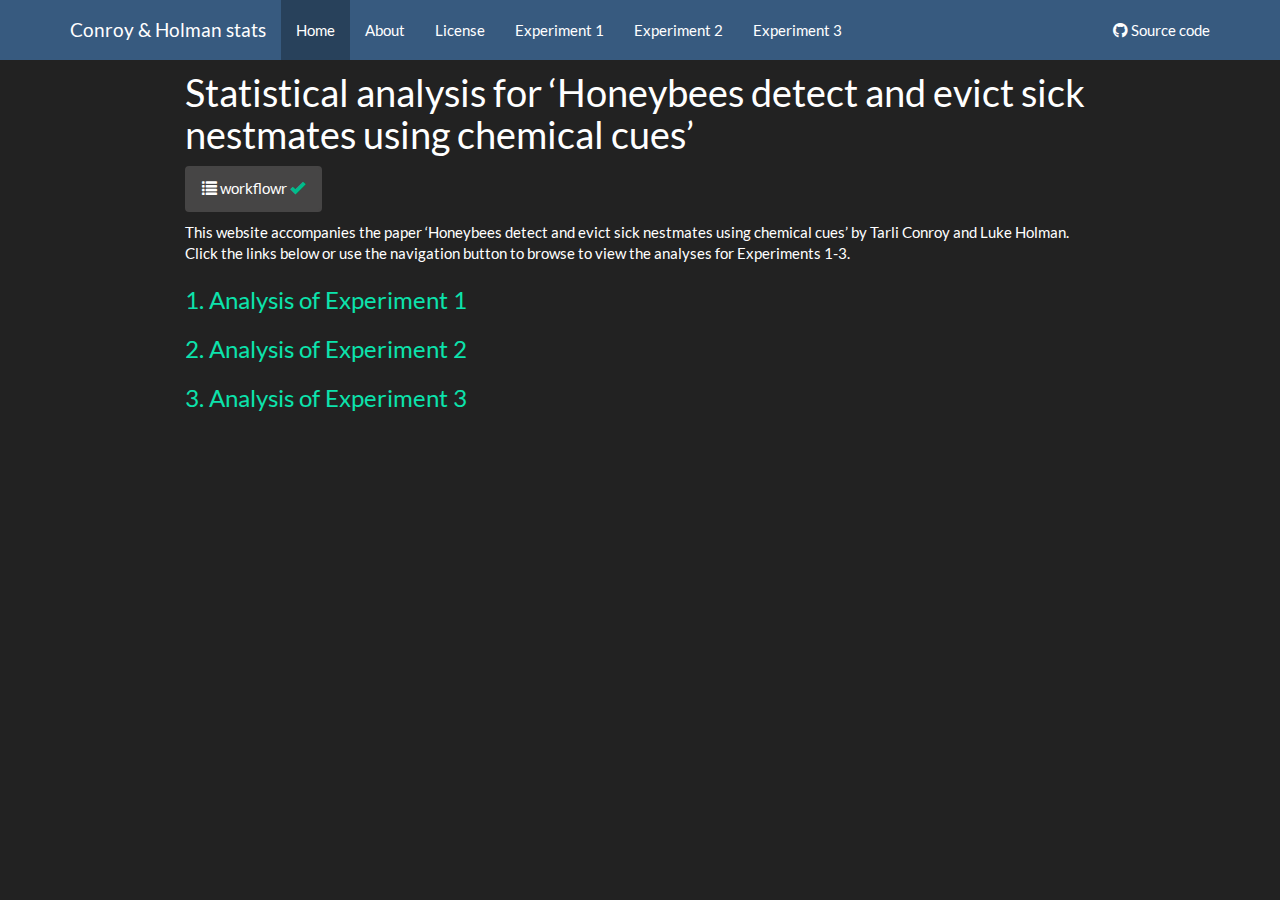
<file: docs/index.html>
<!DOCTYPE html>

<html>

<head>

<meta charset="utf-8" />
<meta name="generator" content="pandoc" />
<meta http-equiv="X-UA-Compatible" content="IE=EDGE" />




<title>Statistical analysis for ‘Honeybees detect and evict sick nestmates using chemical cues’</title>

<script src="site_libs/header-attrs-2.5/header-attrs.js"></script>
<script src="site_libs/jquery-1.11.3/jquery.min.js"></script>
<meta name="viewport" content="width=device-width, initial-scale=1" />
<link href="site_libs/bootstrap-3.3.5/css/darkly.min.css" rel="stylesheet" />
<script src="site_libs/bootstrap-3.3.5/js/bootstrap.min.js"></script>
<script src="site_libs/bootstrap-3.3.5/shim/html5shiv.min.js"></script>
<script src="site_libs/bootstrap-3.3.5/shim/respond.min.js"></script>
<script src="site_libs/navigation-1.1/tabsets.js"></script>
<link href="site_libs/highlightjs-9.12.0/textmate.css" rel="stylesheet" />
<script src="site_libs/highlightjs-9.12.0/highlight.js"></script>
<link href="site_libs/anchor-sections-1.0/anchor-sections.css" rel="stylesheet" />
<script src="site_libs/anchor-sections-1.0/anchor-sections.js"></script>
<link href="site_libs/font-awesome-5.1.0/css/all.css" rel="stylesheet" />
<link href="site_libs/font-awesome-5.1.0/css/v4-shims.css" rel="stylesheet" />

<link rel="icon" href="https://github.com/workflowr/workflowr-assets/raw/master/img/reproducible.png">
<!-- Add a small amount of space between sections. -->
<style type="text/css">
div.section {
  padding-top: 12px;
}
</style>



<style type="text/css">
  code{white-space: pre-wrap;}
  span.smallcaps{font-variant: small-caps;}
  span.underline{text-decoration: underline;}
  div.column{display: inline-block; vertical-align: top; width: 50%;}
  div.hanging-indent{margin-left: 1.5em; text-indent: -1.5em;}
  ul.task-list{list-style: none;}
    </style>

<style type="text/css">code{white-space: pre;}</style>
<style type="text/css">
  pre:not([class]) {
    background-color: white;
  }
</style>
<script type="text/javascript">
if (window.hljs) {
  hljs.configure({languages: []});
  hljs.initHighlightingOnLoad();
  if (document.readyState && document.readyState === "complete") {
    window.setTimeout(function() { hljs.initHighlighting(); }, 0);
  }
}
</script>



<style type="text/css">
h1 {
  font-size: 34px;
}
h1.title {
  font-size: 38px;
}
h2 {
  font-size: 30px;
}
h3 {
  font-size: 24px;
}
h4 {
  font-size: 18px;
}
h5 {
  font-size: 16px;
}
h6 {
  font-size: 12px;
}
.table th:not([align]) {
  text-align: left;
}
</style>




<style type = "text/css">
.main-container {
  max-width: 940px;
  margin-left: auto;
  margin-right: auto;
}
code {
  color: inherit;
  background-color: rgba(0, 0, 0, 0.04);
}
img {
  max-width:100%;
}
.tabbed-pane {
  padding-top: 12px;
}
.html-widget {
  margin-bottom: 20px;
}
button.code-folding-btn:focus {
  outline: none;
}
summary {
  display: list-item;
}
</style>


<style type="text/css">
/* padding for bootstrap navbar */
body {
  padding-top: 51px;
  padding-bottom: 40px;
}
/* offset scroll position for anchor links (for fixed navbar)  */
.section h1 {
  padding-top: 56px;
  margin-top: -56px;
}
.section h2 {
  padding-top: 56px;
  margin-top: -56px;
}
.section h3 {
  padding-top: 56px;
  margin-top: -56px;
}
.section h4 {
  padding-top: 56px;
  margin-top: -56px;
}
.section h5 {
  padding-top: 56px;
  margin-top: -56px;
}
.section h6 {
  padding-top: 56px;
  margin-top: -56px;
}
.dropdown-submenu {
  position: relative;
}
.dropdown-submenu>.dropdown-menu {
  top: 0;
  left: 100%;
  margin-top: -6px;
  margin-left: -1px;
  border-radius: 0 6px 6px 6px;
}
.dropdown-submenu:hover>.dropdown-menu {
  display: block;
}
.dropdown-submenu>a:after {
  display: block;
  content: " ";
  float: right;
  width: 0;
  height: 0;
  border-color: transparent;
  border-style: solid;
  border-width: 5px 0 5px 5px;
  border-left-color: #cccccc;
  margin-top: 5px;
  margin-right: -10px;
}
.dropdown-submenu:hover>a:after {
  border-left-color: #ffffff;
}
.dropdown-submenu.pull-left {
  float: none;
}
.dropdown-submenu.pull-left>.dropdown-menu {
  left: -100%;
  margin-left: 10px;
  border-radius: 6px 0 6px 6px;
}
</style>

<script>
// manage active state of menu based on current page
$(document).ready(function () {
  // active menu anchor
  href = window.location.pathname
  href = href.substr(href.lastIndexOf('/') + 1)
  if (href === "")
    href = "index.html";
  var menuAnchor = $('a[href="' + href + '"]');

  // mark it active
  menuAnchor.parent().addClass('active');

  // if it's got a parent navbar menu mark it active as well
  menuAnchor.closest('li.dropdown').addClass('active');
});
</script>

<!-- tabsets -->

<style type="text/css">
.tabset-dropdown > .nav-tabs {
  display: inline-table;
  max-height: 500px;
  min-height: 44px;
  overflow-y: auto;
  background: white;
  border: 1px solid #ddd;
  border-radius: 4px;
}

.tabset-dropdown > .nav-tabs > li.active:before {
  content: "";
  font-family: 'Glyphicons Halflings';
  display: inline-block;
  padding: 10px;
  border-right: 1px solid #ddd;
}

.tabset-dropdown > .nav-tabs.nav-tabs-open > li.active:before {
  content: "&#xe258;";
  border: none;
}

.tabset-dropdown > .nav-tabs.nav-tabs-open:before {
  content: "";
  font-family: 'Glyphicons Halflings';
  display: inline-block;
  padding: 10px;
  border-right: 1px solid #ddd;
}

.tabset-dropdown > .nav-tabs > li.active {
  display: block;
}

.tabset-dropdown > .nav-tabs > li > a,
.tabset-dropdown > .nav-tabs > li > a:focus,
.tabset-dropdown > .nav-tabs > li > a:hover {
  border: none;
  display: inline-block;
  border-radius: 4px;
  background-color: transparent;
}

.tabset-dropdown > .nav-tabs.nav-tabs-open > li {
  display: block;
  float: none;
}

.tabset-dropdown > .nav-tabs > li {
  display: none;
}
</style>

<!-- code folding -->




</head>

<body>


<div class="container-fluid main-container">




<div class="navbar navbar-default  navbar-fixed-top" role="navigation">
  <div class="container">
    <div class="navbar-header">
      <button type="button" class="navbar-toggle collapsed" data-toggle="collapse" data-target="#navbar">
        <span class="icon-bar"></span>
        <span class="icon-bar"></span>
        <span class="icon-bar"></span>
      </button>
      <a class="navbar-brand" href="index.html">Conroy & Holman stats</a>
    </div>
    <div id="navbar" class="navbar-collapse collapse">
      <ul class="nav navbar-nav">
        <li>
  <a href="index.html">Home</a>
</li>
<li>
  <a href="about.html">About</a>
</li>
<li>
  <a href="license.html">License</a>
</li>
<li>
  <a href="experiment1.html">Experiment 1</a>
</li>
<li>
  <a href="experiment2.html">Experiment 2</a>
</li>
<li>
  <a href="experiment3.html">Experiment 3</a>
</li>
      </ul>
      <ul class="nav navbar-nav navbar-right">
        <li>
  <a href="https://github.com/lukeholman/social_immunity">
    <span class="fa fa-github"></span>
     
    Source code
  </a>
</li>
      </ul>
    </div><!--/.nav-collapse -->
  </div><!--/.container -->
</div><!--/.navbar -->

<div class="fluid-row" id="header">



<h1 class="title toc-ignore">Statistical analysis for ‘Honeybees detect and evict sick nestmates using chemical cues’</h1>

</div>


<p>
<button type="button" class="btn btn-default btn-workflowr btn-workflowr-report" data-toggle="collapse" data-target="#workflowr-report">
<span class="glyphicon glyphicon-list" aria-hidden="true"></span> workflowr <span class="glyphicon glyphicon-ok text-success" aria-hidden="true"></span>
</button>
</p>
<div id="workflowr-report" class="collapse">
<ul class="nav nav-tabs">
<li class="active">
<a data-toggle="tab" href="#summary">Summary</a>
</li>
<li>
<a data-toggle="tab" href="#checks"> Checks <span class="glyphicon glyphicon-ok text-success" aria-hidden="true"></span> </a>
</li>
<li>
<a data-toggle="tab" href="#versions">Past versions</a>
</li>
</ul>
<div class="tab-content">
<div id="summary" class="tab-pane fade in active">
<p>
<strong>Last updated:</strong> 2021-04-28
</p>
<p>
<strong>Checks:</strong> <span class="glyphicon glyphicon-ok text-success" aria-hidden="true"></span> 2 <span class="glyphicon glyphicon-exclamation-sign text-danger" aria-hidden="true"></span> 0
</p>
<p>
<strong>Knit directory:</strong> <code>social_immunity/</code> <span class="glyphicon glyphicon-question-sign" aria-hidden="true" title="This is the local directory in which the code in this file was executed."> </span>
</p>
<p>
This reproducible <a href="http://rmarkdown.rstudio.com">R Markdown</a> analysis was created with <a
  href="https://github.com/jdblischak/workflowr">workflowr</a> (version 1.6.2). The <em>Checks</em> tab describes the reproducibility checks that were applied when the results were created. The <em>Past versions</em> tab lists the development history.
</p>
<hr>
</div>
<div id="checks" class="tab-pane fade">
<div id="workflowr-checks" class="panel-group">
<div class="panel panel-default">
<div class="panel-heading">
<p class="panel-title">
<a data-toggle="collapse" data-parent="#workflowr-checks" href="#strongRMarkdownfilestronguptodate"> <span class="glyphicon glyphicon-ok text-success" aria-hidden="true"></span> <strong>R Markdown file:</strong> up-to-date </a>
</p>
</div>
<div id="strongRMarkdownfilestronguptodate" class="panel-collapse collapse">
<div class="panel-body">
<p>Great! Since the R Markdown file has been committed to the Git repository, you know the exact version of the code that produced these results.</p>
</div>
</div>
</div>
<div class="panel panel-default">
<div class="panel-heading">
<p class="panel-title">
<a data-toggle="collapse" data-parent="#workflowr-checks" href="#strongRepositoryversionstrongahrefhttpsgithubcomlukeholmansocialimmunitytreebe8266d0819b8862f79d471f873962181242df28targetblankbe8266da"> <span class="glyphicon glyphicon-ok text-success" aria-hidden="true"></span> <strong>Repository version:</strong> <a href="https://github.com/lukeholman/social_immunity/tree/be8266d0819b8862f79d471f873962181242df28" target="_blank">be8266d</a> </a>
</p>
</div>
<div id="strongRepositoryversionstrongahrefhttpsgithubcomlukeholmansocialimmunitytreebe8266d0819b8862f79d471f873962181242df28targetblankbe8266da" class="panel-collapse collapse">
<div class="panel-body">
<p>
Great! You are using Git for version control. Tracking code development and connecting the code version to the results is critical for reproducibility.
</p>
<p>
The results in this page were generated with repository version <a href="https://github.com/lukeholman/social_immunity/tree/be8266d0819b8862f79d471f873962181242df28" target="_blank">be8266d</a>. See the <em>Past versions</em> tab to see a history of the changes made to the R Markdown and HTML files.
</p>
<p>
Note that you need to be careful to ensure that all relevant files for the analysis have been committed to Git prior to generating the results (you can use <code>wflow_publish</code> or <code>wflow_git_commit</code>). workflowr only checks the R Markdown file, but you know if there are other scripts or data files that it depends on. Below is the status of the Git repository when the results were generated:
</p>
<pre><code>
Ignored files:
    Ignored:    .DS_Store
    Ignored:    .Rhistory
    Ignored:    .Rproj.user/
    Ignored:    code/.DS_Store
    Ignored:    code/notes from old analysis of movement.R
    Ignored:    data/.DS_Store
    Ignored:    data/movement data - not used/
    Ignored:    output/exp1_model.rds
    Ignored:    output/exp2_model.rds
    Ignored:    output/exp3_model.rds

Unstaged changes:
    Modified:   code/pdf_supp_material.Rmd
    Modified:   code/pdf_supp_material.pdf
    Modified:   figures/fig1.pdf
    Modified:   figures/fig2.pdf
    Modified:   figures/fig3.pdf
    Modified:   figures/tableS1.rds
    Modified:   figures/tableS2.rds
    Modified:   figures/tableS3.rds
    Modified:   figures/tableS4.rds
    Modified:   figures/tableS5.rds
    Modified:   figures/tableS6.rds

</code></pre>
<p>
Note that any generated files, e.g. HTML, png, CSS, etc., are not included in this status report because it is ok for generated content to have uncommitted changes.
</p>
</div>
</div>
</div>
</div>
<hr>
</div>
<div id="versions" class="tab-pane fade">

<p>
These are the previous versions of the repository in which changes were made to the R Markdown (<code>analysis/index.Rmd</code>) and HTML (<code>docs/index.html</code>) files. If you’ve configured a remote Git repository (see <code>?wflow_git_remote</code>), click on the hyperlinks in the table below to view the files as they were in that past version.
</p>
<div class="table-responsive">
<table class="table table-condensed table-hover">
<thead>
<tr>
<th>
File
</th>
<th>
Version
</th>
<th>
Author
</th>
<th>
Date
</th>
<th>
Message
</th>
</tr>
</thead>
<tbody>
<tr>
<td>
html
</td>
<td>
<a href="https://rawcdn.githack.com/lukeholman/social_immunity/af7a3ea19221873fdbee3d93cfd851378761c11f/docs/index.html" target="_blank">af7a3ea</a>
</td>
<td>
lukeholman
</td>
<td>
2021-04-27
</td>
<td>
Build site.
</td>
</tr>
<tr>
<td>
html
</td>
<td>
<a href="https://rawcdn.githack.com/lukeholman/social_immunity/3e419d1303d6b62e87398c34ab3349ad21938a4f/docs/index.html" target="_blank">3e419d1</a>
</td>
<td>
lukeholman
</td>
<td>
2021-04-27
</td>
<td>
Build site.
</td>
</tr>
<tr>
<td>
html
</td>
<td>
<a href="https://rawcdn.githack.com/lukeholman/social_immunity/5bd17258bb6b04ebe18eddc50e8f2c04009cc502/docs/index.html" target="_blank">5bd1725</a>
</td>
<td>
lukeholman
</td>
<td>
2021-01-12
</td>
<td>
Build site.
</td>
</tr>
<tr>
<td>
html
</td>
<td>
<a href="https://rawcdn.githack.com/lukeholman/social_immunity/9ebe5df75d4242bf5e15a1d2a98e9928c199cc51/docs/index.html" target="_blank">9ebe5df</a>
</td>
<td>
lukeholman
</td>
<td>
2021-01-12
</td>
<td>
Build site.
</td>
</tr>
<tr>
<td>
html
</td>
<td>
<a href="https://rawcdn.githack.com/lukeholman/social_immunity/a9799c8e69a86ad36afbfd8d19b84f1a9376c2d5/docs/index.html" target="_blank">a9799c8</a>
</td>
<td>
lukeholman
</td>
<td>
2021-01-11
</td>
<td>
Build site.
</td>
</tr>
<tr>
<td>
html
</td>
<td>
<a href="https://rawcdn.githack.com/lukeholman/social_immunity/939ecd06a19a25f2d28bc1d779cec2ff4b1a7001/docs/index.html" target="_blank">939ecd0</a>
</td>
<td>
lukeholman
</td>
<td>
2021-01-11
</td>
<td>
Build site.
</td>
</tr>
<tr>
<td>
html
</td>
<td>
<a href="https://rawcdn.githack.com/lukeholman/social_immunity/eeb5a09dd1b3d0d4e55d1a78dbf1cc25adff6188/docs/index.html" target="_blank">eeb5a09</a>
</td>
<td>
lukeholman
</td>
<td>
2020-11-30
</td>
<td>
Build site.
</td>
</tr>
<tr>
<td>
html
</td>
<td>
<a href="https://rawcdn.githack.com/lukeholman/social_immunity/7bf607f8b85a8b8ea0aa5f4563da26925de75d30/docs/index.html" target="_blank">7bf607f</a>
</td>
<td>
lukeholman
</td>
<td>
2020-05-02
</td>
<td>
Build site.
</td>
</tr>
<tr>
<td>
html
</td>
<td>
<a href="https://rawcdn.githack.com/lukeholman/social_immunity/3df58c257536d8a591ca60a900028190b9539d14/docs/index.html" target="_blank">3df58c2</a>
</td>
<td>
lukeholman
</td>
<td>
2020-05-02
</td>
<td>
Build site.
</td>
</tr>
<tr>
<td>
html
</td>
<td>
<a href="https://rawcdn.githack.com/lukeholman/social_immunity/2994a4189f15a2c7e19ec7a3c6172f1293e1d7ab/docs/index.html" target="_blank">2994a41</a>
</td>
<td>
lukeholman
</td>
<td>
2020-05-02
</td>
<td>
Build site.
</td>
</tr>
<tr>
<td>
html
</td>
<td>
<a href="https://rawcdn.githack.com/lukeholman/social_immunity/d1665661a9b5faf33a6592cee43bc033e812e187/docs/index.html" target="_blank">d166566</a>
</td>
<td>
lukeholman
</td>
<td>
2020-05-02
</td>
<td>
Build site.
</td>
</tr>
<tr>
<td>
html
</td>
<td>
<a href="https://rawcdn.githack.com/lukeholman/social_immunity/fedef8f1cb98133bda107034211530c4aab757d0/docs/index.html" target="_blank">fedef8f</a>
</td>
<td>
lukeholman
</td>
<td>
2020-05-02
</td>
<td>
Build site.
</td>
</tr>
<tr>
<td>
Rmd
</td>
<td>
<a href="https://github.com/lukeholman/social_immunity/blob/6c7445f10b973cabced3732984d981ba0a55b556/analysis/index.Rmd" target="_blank">6c7445f</a>
</td>
<td>
lukeholman
</td>
<td>
2020-05-02
</td>
<td>
tweak colours
</td>
</tr>
<tr>
<td>
html
</td>
<td>
<a href="https://rawcdn.githack.com/lukeholman/social_immunity/2227713f116ed1ac64681889e90c8cc6ca49d276/docs/index.html" target="_blank">2227713</a>
</td>
<td>
lukeholman
</td>
<td>
2020-05-02
</td>
<td>
Build site.
</td>
</tr>
<tr>
<td>
html
</td>
<td>
<a href="https://rawcdn.githack.com/lukeholman/social_immunity/1c9a1c35c71bf2d47ca3d239c636f1f4555f0fef/docs/index.html" target="_blank">1c9a1c3</a>
</td>
<td>
lukeholman
</td>
<td>
2020-05-02
</td>
<td>
Build site.
</td>
</tr>
<tr>
<td>
html
</td>
<td>
<a href="https://rawcdn.githack.com/lukeholman/social_immunity/d56c18fa136535861f5b75ad28e86faddfff7f69/docs/index.html" target="_blank">d56c18f</a>
</td>
<td>
lukeholman
</td>
<td>
2020-04-30
</td>
<td>
Build site.
</td>
</tr>
<tr>
<td>
html
</td>
<td>
<a href="https://rawcdn.githack.com/lukeholman/social_immunity/93c487a585b60d272034b60c312602429aa3271b/docs/index.html" target="_blank">93c487a</a>
</td>
<td>
lukeholman
</td>
<td>
2020-04-30
</td>
<td>
Build site.
</td>
</tr>
<tr>
<td>
html
</td>
<td>
<a href="https://rawcdn.githack.com/lukeholman/social_immunity/5c4519705550400b7ff326f18dce0d549ed22ff8/docs/index.html" target="_blank">5c45197</a>
</td>
<td>
lukeholman
</td>
<td>
2020-04-30
</td>
<td>
Build site.
</td>
</tr>
<tr>
<td>
html
</td>
<td>
<a href="https://rawcdn.githack.com/lukeholman/social_immunity/4bd75dc3297a0fe13ddc2359309131d596f112c9/docs/index.html" target="_blank">4bd75dc</a>
</td>
<td>
lukeholman
</td>
<td>
2020-04-30
</td>
<td>
Build site.
</td>
</tr>
<tr>
<td>
Rmd
</td>
<td>
<a href="https://github.com/lukeholman/social_immunity/blob/12953af2118eb7a0de5ae95788383bc740ef54d1/analysis/index.Rmd" target="_blank">12953af</a>
</td>
<td>
lukeholman
</td>
<td>
2020-04-30
</td>
<td>
test new theme
</td>
</tr>
<tr>
<td>
html
</td>
<td>
<a href="https://rawcdn.githack.com/lukeholman/social_immunity/d6437a5f885d83b7b0dfa91f632d41d691289ab4/docs/index.html" target="_blank">d6437a5</a>
</td>
<td>
lukeholman
</td>
<td>
2020-04-25
</td>
<td>
Build site.
</td>
</tr>
<tr>
<td>
html
</td>
<td>
<a href="https://rawcdn.githack.com/lukeholman/social_immunity/e58e720a51930b1558b3d5b506c1aa253636a6e5/docs/index.html" target="_blank">e58e720</a>
</td>
<td>
lukeholman
</td>
<td>
2020-04-25
</td>
<td>
Build site.
</td>
</tr>
<tr>
<td>
html
</td>
<td>
<a href="https://rawcdn.githack.com/lukeholman/social_immunity/384d5b5eb15ffcef40dc49da32ee1d192415c00f/docs/index.html" target="_blank">384d5b5</a>
</td>
<td>
lukeholman
</td>
<td>
2020-04-25
</td>
<td>
tweaks
</td>
</tr>
<tr>
<td>
html
</td>
<td>
<a href="https://rawcdn.githack.com/lukeholman/social_immunity/bca789113a573d1a5e45f5a3b58a82f0440d7bc7/docs/index.html" target="_blank">bca7891</a>
</td>
<td>
lukeholman
</td>
<td>
2020-04-25
</td>
<td>
Build site.
</td>
</tr>
<tr>
<td>
Rmd
</td>
<td>
<a href="https://github.com/lukeholman/social_immunity/blob/54a96ac830f226402e7ed16ab5e3ec087940a596/analysis/index.Rmd" target="_blank">54a96ac</a>
</td>
<td>
lukeholman
</td>
<td>
2020-04-25
</td>
<td>
tweaks
</td>
</tr>
<tr>
<td>
html
</td>
<td>
<a href="https://rawcdn.githack.com/lukeholman/social_immunity/54a96ac830f226402e7ed16ab5e3ec087940a596/docs/index.html" target="_blank">54a96ac</a>
</td>
<td>
lukeholman
</td>
<td>
2020-04-25
</td>
<td>
tweaks
</td>
</tr>
<tr>
<td>
Rmd
</td>
<td>
<a href="https://github.com/lukeholman/social_immunity/blob/aae65cfb1436802ba2a4d3ed194b2888e7e659f7/analysis/index.Rmd" target="_blank">aae65cf</a>
</td>
<td>
lukeholman
</td>
<td>
2019-10-17
</td>
<td>
First commit
</td>
</tr>
<tr>
<td>
html
</td>
<td>
<a href="https://rawcdn.githack.com/lukeholman/social_immunity/aae65cfb1436802ba2a4d3ed194b2888e7e659f7/docs/index.html" target="_blank">aae65cf</a>
</td>
<td>
lukeholman
</td>
<td>
2019-10-17
</td>
<td>
First commit
</td>
</tr>
<tr>
<td>
Rmd
</td>
<td>
<a href="https://github.com/lukeholman/social_immunity/blob/023a508524467608f2a707c665296414f2b52cb0/analysis/index.Rmd" target="_blank">023a508</a>
</td>
<td>
lukeholman
</td>
<td>
2019-10-17
</td>
<td>
Start workflowr project.
</td>
</tr>
</tbody>
</table>
</div>
<hr>
</div>
</div>
</div>
<p>This website accompanies the paper ‘Honeybees detect and evict sick nestmates using chemical cues’ by Tarli Conroy and Luke Holman. Click the links below or use the navigation button to browse to view the analyses for Experiments 1-3.</p>
<div id="analysis-of-experiment-1" class="section level3">
<h3><a href="experiment1.html">1. Analysis of Experiment 1</a></h3>
</div>
<div id="analysis-of-experiment-2" class="section level3">
<h3><a href="experiment2.html">2. Analysis of Experiment 2</a></h3>
</div>
<div id="analysis-of-experiment-3" class="section level3">
<h3><a href="experiment3.html">3. Analysis of Experiment 3</a></h3>
</div>


<!-- Adjust MathJax settings so that all math formulae are shown using
TeX fonts only; see
http://docs.mathjax.org/en/latest/configuration.html.  This will make
the presentation more consistent at the cost of the webpage sometimes
taking slightly longer to load. Note that this only works because the
footer is added to webpages before the MathJax javascript. -->
<script type="text/x-mathjax-config">
  MathJax.Hub.Config({
    "HTML-CSS": { availableFonts: ["TeX"] }
  });
</script>





</div>

<script>

// add bootstrap table styles to pandoc tables
function bootstrapStylePandocTables() {
  $('tr.odd').parent('tbody').parent('table').addClass('table table-condensed');
}
$(document).ready(function () {
  bootstrapStylePandocTables();
});


</script>

<!-- tabsets -->

<script>
$(document).ready(function () {
  window.buildTabsets("TOC");
});

$(document).ready(function () {
  $('.tabset-dropdown > .nav-tabs > li').click(function () {
    $(this).parent().toggleClass('nav-tabs-open')
  });
});
</script>

<!-- code folding -->


<!-- dynamically load mathjax for compatibility with self-contained -->
<script>
  (function () {
    var script = document.createElement("script");
    script.type = "text/javascript";
    script.src  = "https://mathjax.rstudio.com/latest/MathJax.js?config=TeX-AMS-MML_HTMLorMML";
    document.getElementsByTagName("head")[0].appendChild(script);
  })();
</script>

</body>
</html>
</file>
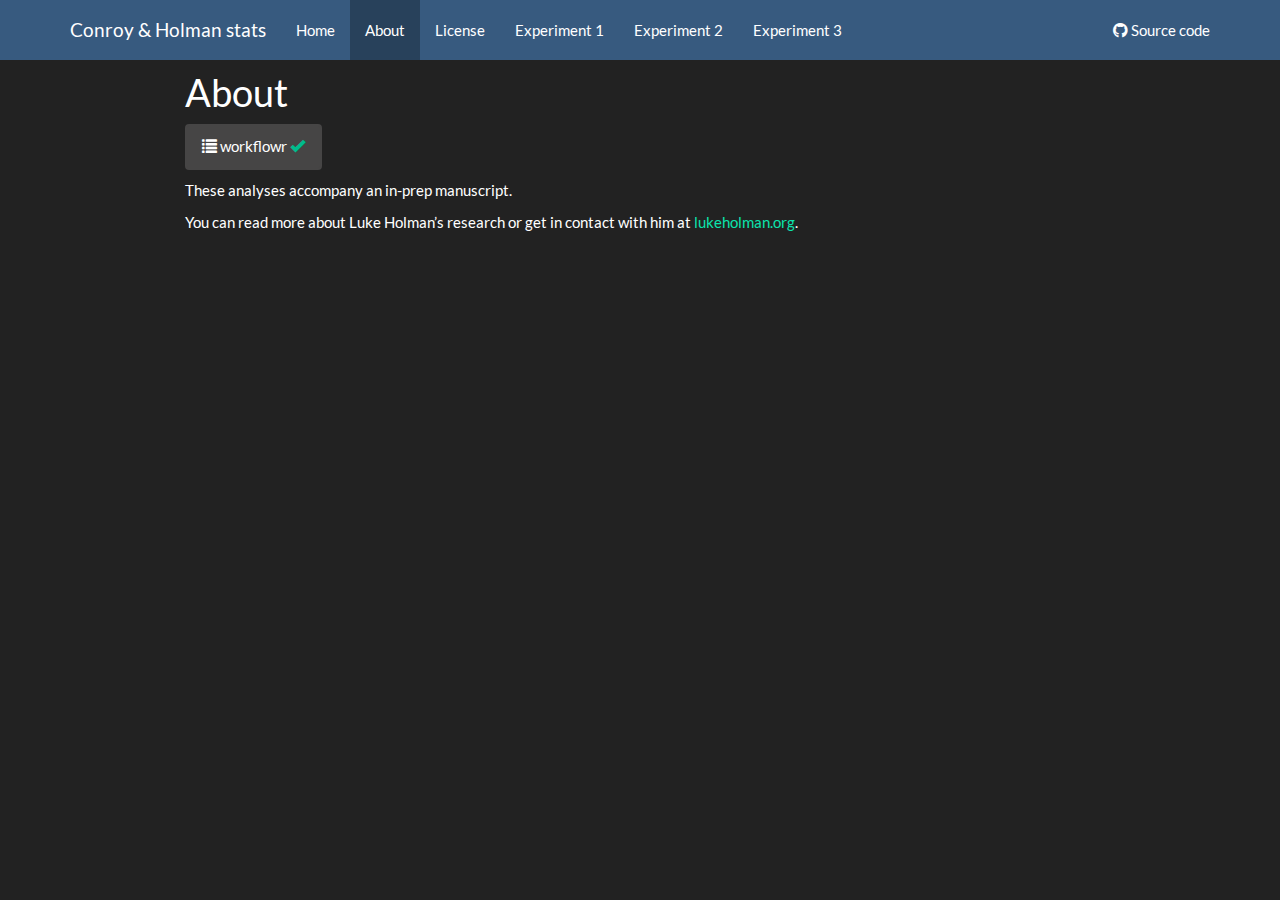
<file: docs/about.html>
<!DOCTYPE html>

<html>

<head>

<meta charset="utf-8" />
<meta name="generator" content="pandoc" />
<meta http-equiv="X-UA-Compatible" content="IE=EDGE" />




<title>About</title>

<script src="site_libs/header-attrs-2.5/header-attrs.js"></script>
<script src="site_libs/jquery-1.11.3/jquery.min.js"></script>
<meta name="viewport" content="width=device-width, initial-scale=1" />
<link href="site_libs/bootstrap-3.3.5/css/darkly.min.css" rel="stylesheet" />
<script src="site_libs/bootstrap-3.3.5/js/bootstrap.min.js"></script>
<script src="site_libs/bootstrap-3.3.5/shim/html5shiv.min.js"></script>
<script src="site_libs/bootstrap-3.3.5/shim/respond.min.js"></script>
<script src="site_libs/navigation-1.1/tabsets.js"></script>
<link href="site_libs/highlightjs-9.12.0/textmate.css" rel="stylesheet" />
<script src="site_libs/highlightjs-9.12.0/highlight.js"></script>
<link href="site_libs/anchor-sections-1.0/anchor-sections.css" rel="stylesheet" />
<script src="site_libs/anchor-sections-1.0/anchor-sections.js"></script>
<link href="site_libs/font-awesome-5.1.0/css/all.css" rel="stylesheet" />
<link href="site_libs/font-awesome-5.1.0/css/v4-shims.css" rel="stylesheet" />

<link rel="icon" href="https://github.com/workflowr/workflowr-assets/raw/master/img/reproducible.png">
<!-- Add a small amount of space between sections. -->
<style type="text/css">
div.section {
  padding-top: 12px;
}
</style>



<style type="text/css">
  code{white-space: pre-wrap;}
  span.smallcaps{font-variant: small-caps;}
  span.underline{text-decoration: underline;}
  div.column{display: inline-block; vertical-align: top; width: 50%;}
  div.hanging-indent{margin-left: 1.5em; text-indent: -1.5em;}
  ul.task-list{list-style: none;}
    </style>

<style type="text/css">code{white-space: pre;}</style>
<style type="text/css">
  pre:not([class]) {
    background-color: white;
  }
</style>
<script type="text/javascript">
if (window.hljs) {
  hljs.configure({languages: []});
  hljs.initHighlightingOnLoad();
  if (document.readyState && document.readyState === "complete") {
    window.setTimeout(function() { hljs.initHighlighting(); }, 0);
  }
}
</script>



<style type="text/css">
h1 {
  font-size: 34px;
}
h1.title {
  font-size: 38px;
}
h2 {
  font-size: 30px;
}
h3 {
  font-size: 24px;
}
h4 {
  font-size: 18px;
}
h5 {
  font-size: 16px;
}
h6 {
  font-size: 12px;
}
.table th:not([align]) {
  text-align: left;
}
</style>




<style type = "text/css">
.main-container {
  max-width: 940px;
  margin-left: auto;
  margin-right: auto;
}
code {
  color: inherit;
  background-color: rgba(0, 0, 0, 0.04);
}
img {
  max-width:100%;
}
.tabbed-pane {
  padding-top: 12px;
}
.html-widget {
  margin-bottom: 20px;
}
button.code-folding-btn:focus {
  outline: none;
}
summary {
  display: list-item;
}
</style>


<style type="text/css">
/* padding for bootstrap navbar */
body {
  padding-top: 51px;
  padding-bottom: 40px;
}
/* offset scroll position for anchor links (for fixed navbar)  */
.section h1 {
  padding-top: 56px;
  margin-top: -56px;
}
.section h2 {
  padding-top: 56px;
  margin-top: -56px;
}
.section h3 {
  padding-top: 56px;
  margin-top: -56px;
}
.section h4 {
  padding-top: 56px;
  margin-top: -56px;
}
.section h5 {
  padding-top: 56px;
  margin-top: -56px;
}
.section h6 {
  padding-top: 56px;
  margin-top: -56px;
}
.dropdown-submenu {
  position: relative;
}
.dropdown-submenu>.dropdown-menu {
  top: 0;
  left: 100%;
  margin-top: -6px;
  margin-left: -1px;
  border-radius: 0 6px 6px 6px;
}
.dropdown-submenu:hover>.dropdown-menu {
  display: block;
}
.dropdown-submenu>a:after {
  display: block;
  content: " ";
  float: right;
  width: 0;
  height: 0;
  border-color: transparent;
  border-style: solid;
  border-width: 5px 0 5px 5px;
  border-left-color: #cccccc;
  margin-top: 5px;
  margin-right: -10px;
}
.dropdown-submenu:hover>a:after {
  border-left-color: #ffffff;
}
.dropdown-submenu.pull-left {
  float: none;
}
.dropdown-submenu.pull-left>.dropdown-menu {
  left: -100%;
  margin-left: 10px;
  border-radius: 6px 0 6px 6px;
}
</style>

<script>
// manage active state of menu based on current page
$(document).ready(function () {
  // active menu anchor
  href = window.location.pathname
  href = href.substr(href.lastIndexOf('/') + 1)
  if (href === "")
    href = "index.html";
  var menuAnchor = $('a[href="' + href + '"]');

  // mark it active
  menuAnchor.parent().addClass('active');

  // if it's got a parent navbar menu mark it active as well
  menuAnchor.closest('li.dropdown').addClass('active');
});
</script>

<!-- tabsets -->

<style type="text/css">
.tabset-dropdown > .nav-tabs {
  display: inline-table;
  max-height: 500px;
  min-height: 44px;
  overflow-y: auto;
  background: white;
  border: 1px solid #ddd;
  border-radius: 4px;
}

.tabset-dropdown > .nav-tabs > li.active:before {
  content: "";
  font-family: 'Glyphicons Halflings';
  display: inline-block;
  padding: 10px;
  border-right: 1px solid #ddd;
}

.tabset-dropdown > .nav-tabs.nav-tabs-open > li.active:before {
  content: "&#xe258;";
  border: none;
}

.tabset-dropdown > .nav-tabs.nav-tabs-open:before {
  content: "";
  font-family: 'Glyphicons Halflings';
  display: inline-block;
  padding: 10px;
  border-right: 1px solid #ddd;
}

.tabset-dropdown > .nav-tabs > li.active {
  display: block;
}

.tabset-dropdown > .nav-tabs > li > a,
.tabset-dropdown > .nav-tabs > li > a:focus,
.tabset-dropdown > .nav-tabs > li > a:hover {
  border: none;
  display: inline-block;
  border-radius: 4px;
  background-color: transparent;
}

.tabset-dropdown > .nav-tabs.nav-tabs-open > li {
  display: block;
  float: none;
}

.tabset-dropdown > .nav-tabs > li {
  display: none;
}
</style>

<!-- code folding -->




</head>

<body>


<div class="container-fluid main-container">




<div class="navbar navbar-default  navbar-fixed-top" role="navigation">
  <div class="container">
    <div class="navbar-header">
      <button type="button" class="navbar-toggle collapsed" data-toggle="collapse" data-target="#navbar">
        <span class="icon-bar"></span>
        <span class="icon-bar"></span>
        <span class="icon-bar"></span>
      </button>
      <a class="navbar-brand" href="index.html">Conroy & Holman stats</a>
    </div>
    <div id="navbar" class="navbar-collapse collapse">
      <ul class="nav navbar-nav">
        <li>
  <a href="index.html">Home</a>
</li>
<li>
  <a href="about.html">About</a>
</li>
<li>
  <a href="license.html">License</a>
</li>
<li>
  <a href="experiment1.html">Experiment 1</a>
</li>
<li>
  <a href="experiment2.html">Experiment 2</a>
</li>
<li>
  <a href="experiment3.html">Experiment 3</a>
</li>
      </ul>
      <ul class="nav navbar-nav navbar-right">
        <li>
  <a href="https://github.com/lukeholman/social_immunity">
    <span class="fa fa-github"></span>
     
    Source code
  </a>
</li>
      </ul>
    </div><!--/.nav-collapse -->
  </div><!--/.container -->
</div><!--/.navbar -->

<div class="fluid-row" id="header">



<h1 class="title toc-ignore">About</h1>

</div>


<p>
<button type="button" class="btn btn-default btn-workflowr btn-workflowr-report" data-toggle="collapse" data-target="#workflowr-report">
<span class="glyphicon glyphicon-list" aria-hidden="true"></span> workflowr <span class="glyphicon glyphicon-ok text-success" aria-hidden="true"></span>
</button>
</p>
<div id="workflowr-report" class="collapse">
<ul class="nav nav-tabs">
<li class="active">
<a data-toggle="tab" href="#summary">Summary</a>
</li>
<li>
<a data-toggle="tab" href="#checks"> Checks <span class="glyphicon glyphicon-ok text-success" aria-hidden="true"></span> </a>
</li>
<li>
<a data-toggle="tab" href="#versions">Past versions</a>
</li>
</ul>
<div class="tab-content">
<div id="summary" class="tab-pane fade in active">
<p>
<strong>Last updated:</strong> 2021-04-28
</p>
<p>
<strong>Checks:</strong> <span class="glyphicon glyphicon-ok text-success" aria-hidden="true"></span> 2 <span class="glyphicon glyphicon-exclamation-sign text-danger" aria-hidden="true"></span> 0
</p>
<p>
<strong>Knit directory:</strong> <code>social_immunity/</code> <span class="glyphicon glyphicon-question-sign" aria-hidden="true" title="This is the local directory in which the code in this file was executed."> </span>
</p>
<p>
This reproducible <a href="http://rmarkdown.rstudio.com">R Markdown</a> analysis was created with <a
  href="https://github.com/jdblischak/workflowr">workflowr</a> (version 1.6.2). The <em>Checks</em> tab describes the reproducibility checks that were applied when the results were created. The <em>Past versions</em> tab lists the development history.
</p>
<hr>
</div>
<div id="checks" class="tab-pane fade">
<div id="workflowr-checks" class="panel-group">
<div class="panel panel-default">
<div class="panel-heading">
<p class="panel-title">
<a data-toggle="collapse" data-parent="#workflowr-checks" href="#strongRMarkdownfilestronguptodate"> <span class="glyphicon glyphicon-ok text-success" aria-hidden="true"></span> <strong>R Markdown file:</strong> up-to-date </a>
</p>
</div>
<div id="strongRMarkdownfilestronguptodate" class="panel-collapse collapse">
<div class="panel-body">
<p>Great! Since the R Markdown file has been committed to the Git repository, you know the exact version of the code that produced these results.</p>
</div>
</div>
</div>
<div class="panel panel-default">
<div class="panel-heading">
<p class="panel-title">
<a data-toggle="collapse" data-parent="#workflowr-checks" href="#strongRepositoryversionstrongahrefhttpsgithubcomlukeholmansocialimmunitytreebe8266d0819b8862f79d471f873962181242df28targetblankbe8266da"> <span class="glyphicon glyphicon-ok text-success" aria-hidden="true"></span> <strong>Repository version:</strong> <a href="https://github.com/lukeholman/social_immunity/tree/be8266d0819b8862f79d471f873962181242df28" target="_blank">be8266d</a> </a>
</p>
</div>
<div id="strongRepositoryversionstrongahrefhttpsgithubcomlukeholmansocialimmunitytreebe8266d0819b8862f79d471f873962181242df28targetblankbe8266da" class="panel-collapse collapse">
<div class="panel-body">
<p>
Great! You are using Git for version control. Tracking code development and connecting the code version to the results is critical for reproducibility.
</p>
<p>
The results in this page were generated with repository version <a href="https://github.com/lukeholman/social_immunity/tree/be8266d0819b8862f79d471f873962181242df28" target="_blank">be8266d</a>. See the <em>Past versions</em> tab to see a history of the changes made to the R Markdown and HTML files.
</p>
<p>
Note that you need to be careful to ensure that all relevant files for the analysis have been committed to Git prior to generating the results (you can use <code>wflow_publish</code> or <code>wflow_git_commit</code>). workflowr only checks the R Markdown file, but you know if there are other scripts or data files that it depends on. Below is the status of the Git repository when the results were generated:
</p>
<pre><code>
Ignored files:
    Ignored:    .DS_Store
    Ignored:    .Rhistory
    Ignored:    .Rproj.user/
    Ignored:    code/.DS_Store
    Ignored:    code/notes from old analysis of movement.R
    Ignored:    data/.DS_Store
    Ignored:    data/movement data - not used/
    Ignored:    output/exp1_model.rds
    Ignored:    output/exp2_model.rds
    Ignored:    output/exp3_model.rds

Unstaged changes:
    Modified:   code/pdf_supp_material.Rmd
    Modified:   code/pdf_supp_material.pdf
    Modified:   figures/fig1.pdf
    Modified:   figures/fig2.pdf
    Modified:   figures/fig3.pdf
    Modified:   figures/tableS1.rds
    Modified:   figures/tableS2.rds
    Modified:   figures/tableS3.rds
    Modified:   figures/tableS4.rds
    Modified:   figures/tableS5.rds
    Modified:   figures/tableS6.rds

</code></pre>
<p>
Note that any generated files, e.g. HTML, png, CSS, etc., are not included in this status report because it is ok for generated content to have uncommitted changes.
</p>
</div>
</div>
</div>
</div>
<hr>
</div>
<div id="versions" class="tab-pane fade">

<p>
These are the previous versions of the repository in which changes were made to the R Markdown (<code>analysis/about.Rmd</code>) and HTML (<code>docs/about.html</code>) files. If you’ve configured a remote Git repository (see <code>?wflow_git_remote</code>), click on the hyperlinks in the table below to view the files as they were in that past version.
</p>
<div class="table-responsive">
<table class="table table-condensed table-hover">
<thead>
<tr>
<th>
File
</th>
<th>
Version
</th>
<th>
Author
</th>
<th>
Date
</th>
<th>
Message
</th>
</tr>
</thead>
<tbody>
<tr>
<td>
html
</td>
<td>
<a href="https://rawcdn.githack.com/lukeholman/social_immunity/af7a3ea19221873fdbee3d93cfd851378761c11f/docs/about.html" target="_blank">af7a3ea</a>
</td>
<td>
lukeholman
</td>
<td>
2021-04-27
</td>
<td>
Build site.
</td>
</tr>
<tr>
<td>
html
</td>
<td>
<a href="https://rawcdn.githack.com/lukeholman/social_immunity/3e419d1303d6b62e87398c34ab3349ad21938a4f/docs/about.html" target="_blank">3e419d1</a>
</td>
<td>
lukeholman
</td>
<td>
2021-04-27
</td>
<td>
Build site.
</td>
</tr>
<tr>
<td>
html
</td>
<td>
<a href="https://rawcdn.githack.com/lukeholman/social_immunity/5bd17258bb6b04ebe18eddc50e8f2c04009cc502/docs/about.html" target="_blank">5bd1725</a>
</td>
<td>
lukeholman
</td>
<td>
2021-01-12
</td>
<td>
Build site.
</td>
</tr>
<tr>
<td>
html
</td>
<td>
<a href="https://rawcdn.githack.com/lukeholman/social_immunity/9ebe5df75d4242bf5e15a1d2a98e9928c199cc51/docs/about.html" target="_blank">9ebe5df</a>
</td>
<td>
lukeholman
</td>
<td>
2021-01-12
</td>
<td>
Build site.
</td>
</tr>
<tr>
<td>
html
</td>
<td>
<a href="https://rawcdn.githack.com/lukeholman/social_immunity/a9799c8e69a86ad36afbfd8d19b84f1a9376c2d5/docs/about.html" target="_blank">a9799c8</a>
</td>
<td>
lukeholman
</td>
<td>
2021-01-11
</td>
<td>
Build site.
</td>
</tr>
<tr>
<td>
html
</td>
<td>
<a href="https://rawcdn.githack.com/lukeholman/social_immunity/939ecd06a19a25f2d28bc1d779cec2ff4b1a7001/docs/about.html" target="_blank">939ecd0</a>
</td>
<td>
lukeholman
</td>
<td>
2021-01-11
</td>
<td>
Build site.
</td>
</tr>
<tr>
<td>
html
</td>
<td>
<a href="https://rawcdn.githack.com/lukeholman/social_immunity/eeb5a09dd1b3d0d4e55d1a78dbf1cc25adff6188/docs/about.html" target="_blank">eeb5a09</a>
</td>
<td>
lukeholman
</td>
<td>
2020-11-30
</td>
<td>
Build site.
</td>
</tr>
<tr>
<td>
html
</td>
<td>
<a href="https://rawcdn.githack.com/lukeholman/social_immunity/7bf607f8b85a8b8ea0aa5f4563da26925de75d30/docs/about.html" target="_blank">7bf607f</a>
</td>
<td>
lukeholman
</td>
<td>
2020-05-02
</td>
<td>
Build site.
</td>
</tr>
<tr>
<td>
html
</td>
<td>
<a href="https://rawcdn.githack.com/lukeholman/social_immunity/3df58c257536d8a591ca60a900028190b9539d14/docs/about.html" target="_blank">3df58c2</a>
</td>
<td>
lukeholman
</td>
<td>
2020-05-02
</td>
<td>
Build site.
</td>
</tr>
<tr>
<td>
html
</td>
<td>
<a href="https://rawcdn.githack.com/lukeholman/social_immunity/2994a4189f15a2c7e19ec7a3c6172f1293e1d7ab/docs/about.html" target="_blank">2994a41</a>
</td>
<td>
lukeholman
</td>
<td>
2020-05-02
</td>
<td>
Build site.
</td>
</tr>
<tr>
<td>
html
</td>
<td>
<a href="https://rawcdn.githack.com/lukeholman/social_immunity/d1665661a9b5faf33a6592cee43bc033e812e187/docs/about.html" target="_blank">d166566</a>
</td>
<td>
lukeholman
</td>
<td>
2020-05-02
</td>
<td>
Build site.
</td>
</tr>
<tr>
<td>
html
</td>
<td>
<a href="https://rawcdn.githack.com/lukeholman/social_immunity/fedef8f1cb98133bda107034211530c4aab757d0/docs/about.html" target="_blank">fedef8f</a>
</td>
<td>
lukeholman
</td>
<td>
2020-05-02
</td>
<td>
Build site.
</td>
</tr>
<tr>
<td>
html
</td>
<td>
<a href="https://rawcdn.githack.com/lukeholman/social_immunity/2227713f116ed1ac64681889e90c8cc6ca49d276/docs/about.html" target="_blank">2227713</a>
</td>
<td>
lukeholman
</td>
<td>
2020-05-02
</td>
<td>
Build site.
</td>
</tr>
<tr>
<td>
html
</td>
<td>
<a href="https://rawcdn.githack.com/lukeholman/social_immunity/1c9a1c35c71bf2d47ca3d239c636f1f4555f0fef/docs/about.html" target="_blank">1c9a1c3</a>
</td>
<td>
lukeholman
</td>
<td>
2020-05-02
</td>
<td>
Build site.
</td>
</tr>
<tr>
<td>
html
</td>
<td>
<a href="https://rawcdn.githack.com/lukeholman/social_immunity/d56c18fa136535861f5b75ad28e86faddfff7f69/docs/about.html" target="_blank">d56c18f</a>
</td>
<td>
lukeholman
</td>
<td>
2020-04-30
</td>
<td>
Build site.
</td>
</tr>
<tr>
<td>
html
</td>
<td>
<a href="https://rawcdn.githack.com/lukeholman/social_immunity/93c487a585b60d272034b60c312602429aa3271b/docs/about.html" target="_blank">93c487a</a>
</td>
<td>
lukeholman
</td>
<td>
2020-04-30
</td>
<td>
Build site.
</td>
</tr>
<tr>
<td>
html
</td>
<td>
<a href="https://rawcdn.githack.com/lukeholman/social_immunity/5c4519705550400b7ff326f18dce0d549ed22ff8/docs/about.html" target="_blank">5c45197</a>
</td>
<td>
lukeholman
</td>
<td>
2020-04-30
</td>
<td>
Build site.
</td>
</tr>
<tr>
<td>
html
</td>
<td>
<a href="https://rawcdn.githack.com/lukeholman/social_immunity/4bd75dc3297a0fe13ddc2359309131d596f112c9/docs/about.html" target="_blank">4bd75dc</a>
</td>
<td>
lukeholman
</td>
<td>
2020-04-30
</td>
<td>
Build site.
</td>
</tr>
<tr>
<td>
html
</td>
<td>
<a href="https://rawcdn.githack.com/lukeholman/social_immunity/d6437a5f885d83b7b0dfa91f632d41d691289ab4/docs/about.html" target="_blank">d6437a5</a>
</td>
<td>
lukeholman
</td>
<td>
2020-04-25
</td>
<td>
Build site.
</td>
</tr>
<tr>
<td>
html
</td>
<td>
<a href="https://rawcdn.githack.com/lukeholman/social_immunity/e58e720a51930b1558b3d5b506c1aa253636a6e5/docs/about.html" target="_blank">e58e720</a>
</td>
<td>
lukeholman
</td>
<td>
2020-04-25
</td>
<td>
Build site.
</td>
</tr>
<tr>
<td>
html
</td>
<td>
<a href="https://rawcdn.githack.com/lukeholman/social_immunity/bca789113a573d1a5e45f5a3b58a82f0440d7bc7/docs/about.html" target="_blank">bca7891</a>
</td>
<td>
lukeholman
</td>
<td>
2020-04-25
</td>
<td>
Build site.
</td>
</tr>
<tr>
<td>
Rmd
</td>
<td>
<a href="https://github.com/lukeholman/social_immunity/blob/54a96ac830f226402e7ed16ab5e3ec087940a596/analysis/about.Rmd" target="_blank">54a96ac</a>
</td>
<td>
lukeholman
</td>
<td>
2020-04-25
</td>
<td>
tweaks
</td>
</tr>
<tr>
<td>
html
</td>
<td>
<a href="https://rawcdn.githack.com/lukeholman/social_immunity/aae65cfb1436802ba2a4d3ed194b2888e7e659f7/docs/about.html" target="_blank">aae65cf</a>
</td>
<td>
lukeholman
</td>
<td>
2019-10-17
</td>
<td>
First commit
</td>
</tr>
<tr>
<td>
Rmd
</td>
<td>
<a href="https://github.com/lukeholman/social_immunity/blob/023a508524467608f2a707c665296414f2b52cb0/analysis/about.Rmd" target="_blank">023a508</a>
</td>
<td>
lukeholman
</td>
<td>
2019-10-17
</td>
<td>
Start workflowr project.
</td>
</tr>
</tbody>
</table>
</div>
<hr>
</div>
</div>
</div>
<p>These analyses accompany an in-prep manuscript.</p>
<p>You can read more about Luke Holman’s research or get in contact with him at <a href="https://www.lukeholman.org/">lukeholman.org</a>.</p>


<!-- Adjust MathJax settings so that all math formulae are shown using
TeX fonts only; see
http://docs.mathjax.org/en/latest/configuration.html.  This will make
the presentation more consistent at the cost of the webpage sometimes
taking slightly longer to load. Note that this only works because the
footer is added to webpages before the MathJax javascript. -->
<script type="text/x-mathjax-config">
  MathJax.Hub.Config({
    "HTML-CSS": { availableFonts: ["TeX"] }
  });
</script>





</div>

<script>

// add bootstrap table styles to pandoc tables
function bootstrapStylePandocTables() {
  $('tr.odd').parent('tbody').parent('table').addClass('table table-condensed');
}
$(document).ready(function () {
  bootstrapStylePandocTables();
});


</script>

<!-- tabsets -->

<script>
$(document).ready(function () {
  window.buildTabsets("TOC");
});

$(document).ready(function () {
  $('.tabset-dropdown > .nav-tabs > li').click(function () {
    $(this).parent().toggleClass('nav-tabs-open')
  });
});
</script>

<!-- code folding -->


<!-- dynamically load mathjax for compatibility with self-contained -->
<script>
  (function () {
    var script = document.createElement("script");
    script.type = "text/javascript";
    script.src  = "https://mathjax.rstudio.com/latest/MathJax.js?config=TeX-AMS-MML_HTMLorMML";
    document.getElementsByTagName("head")[0].appendChild(script);
  })();
</script>

</body>
</html>
</file>
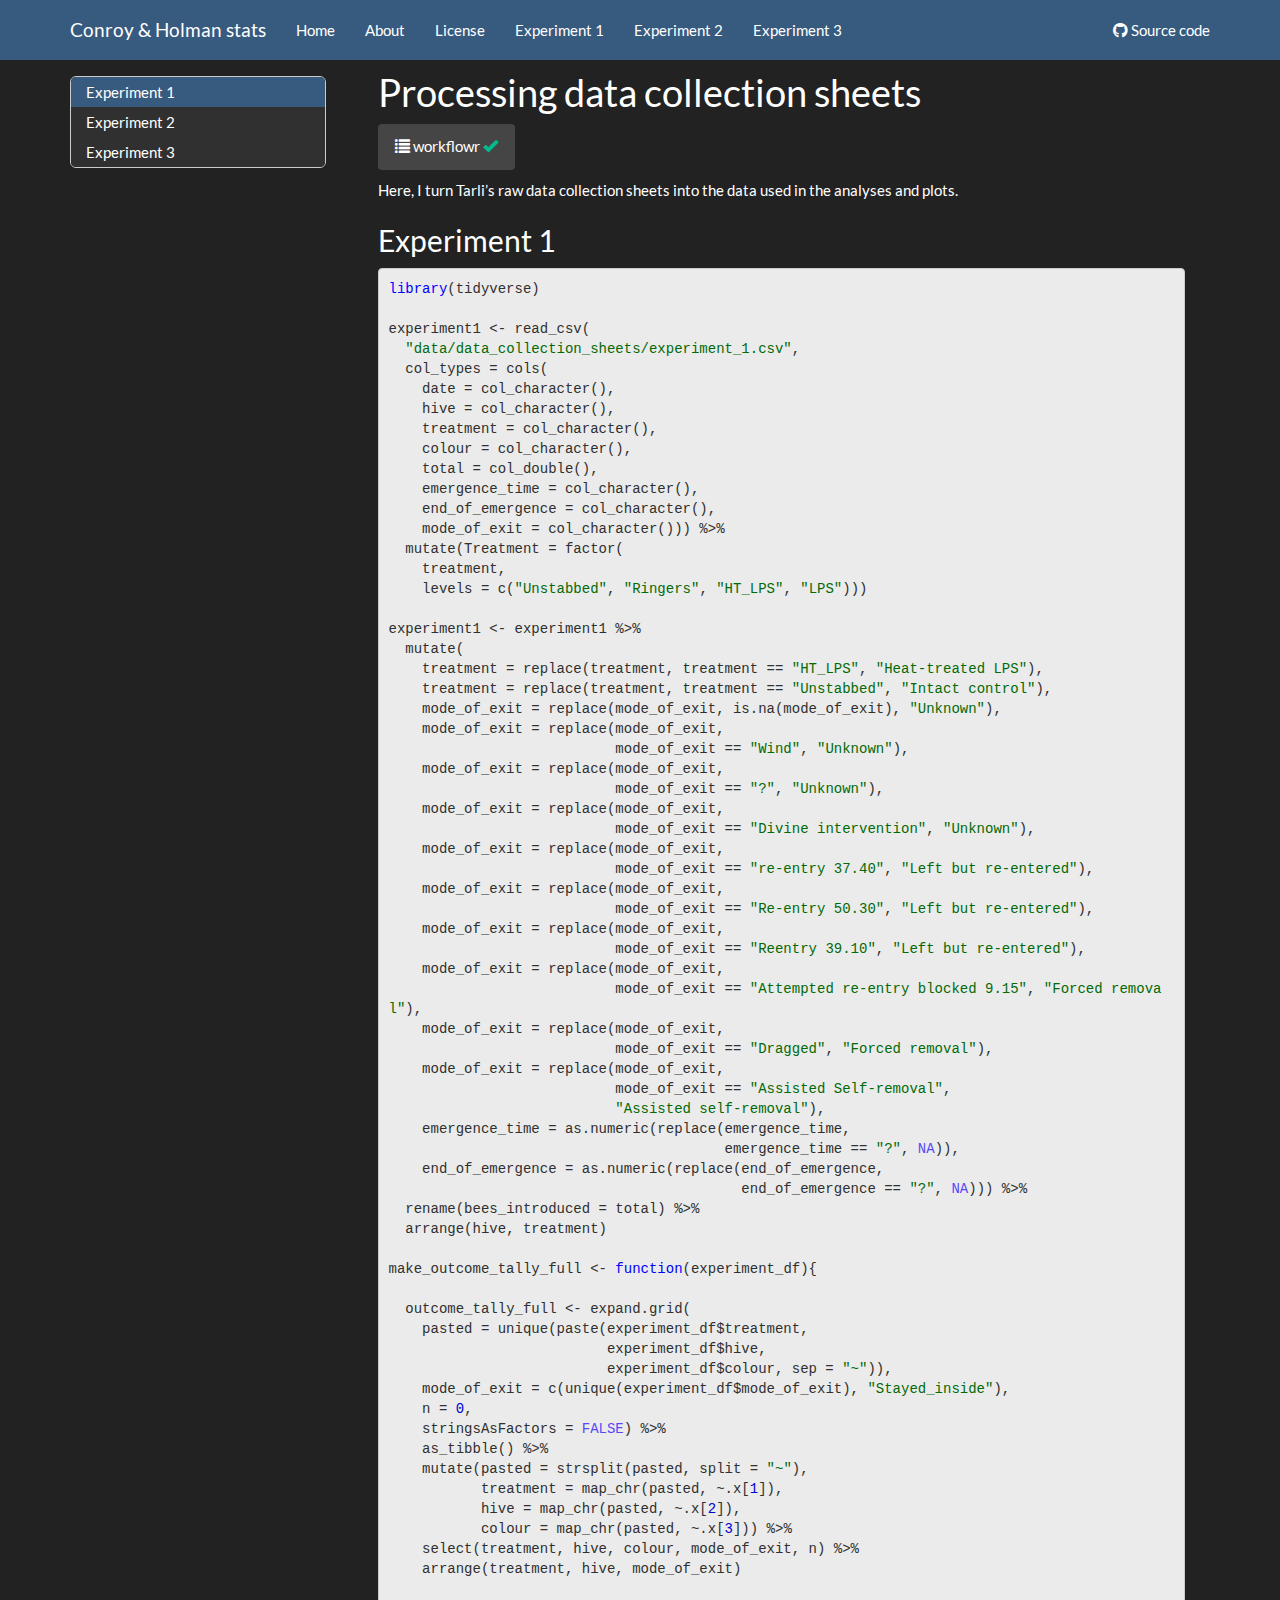
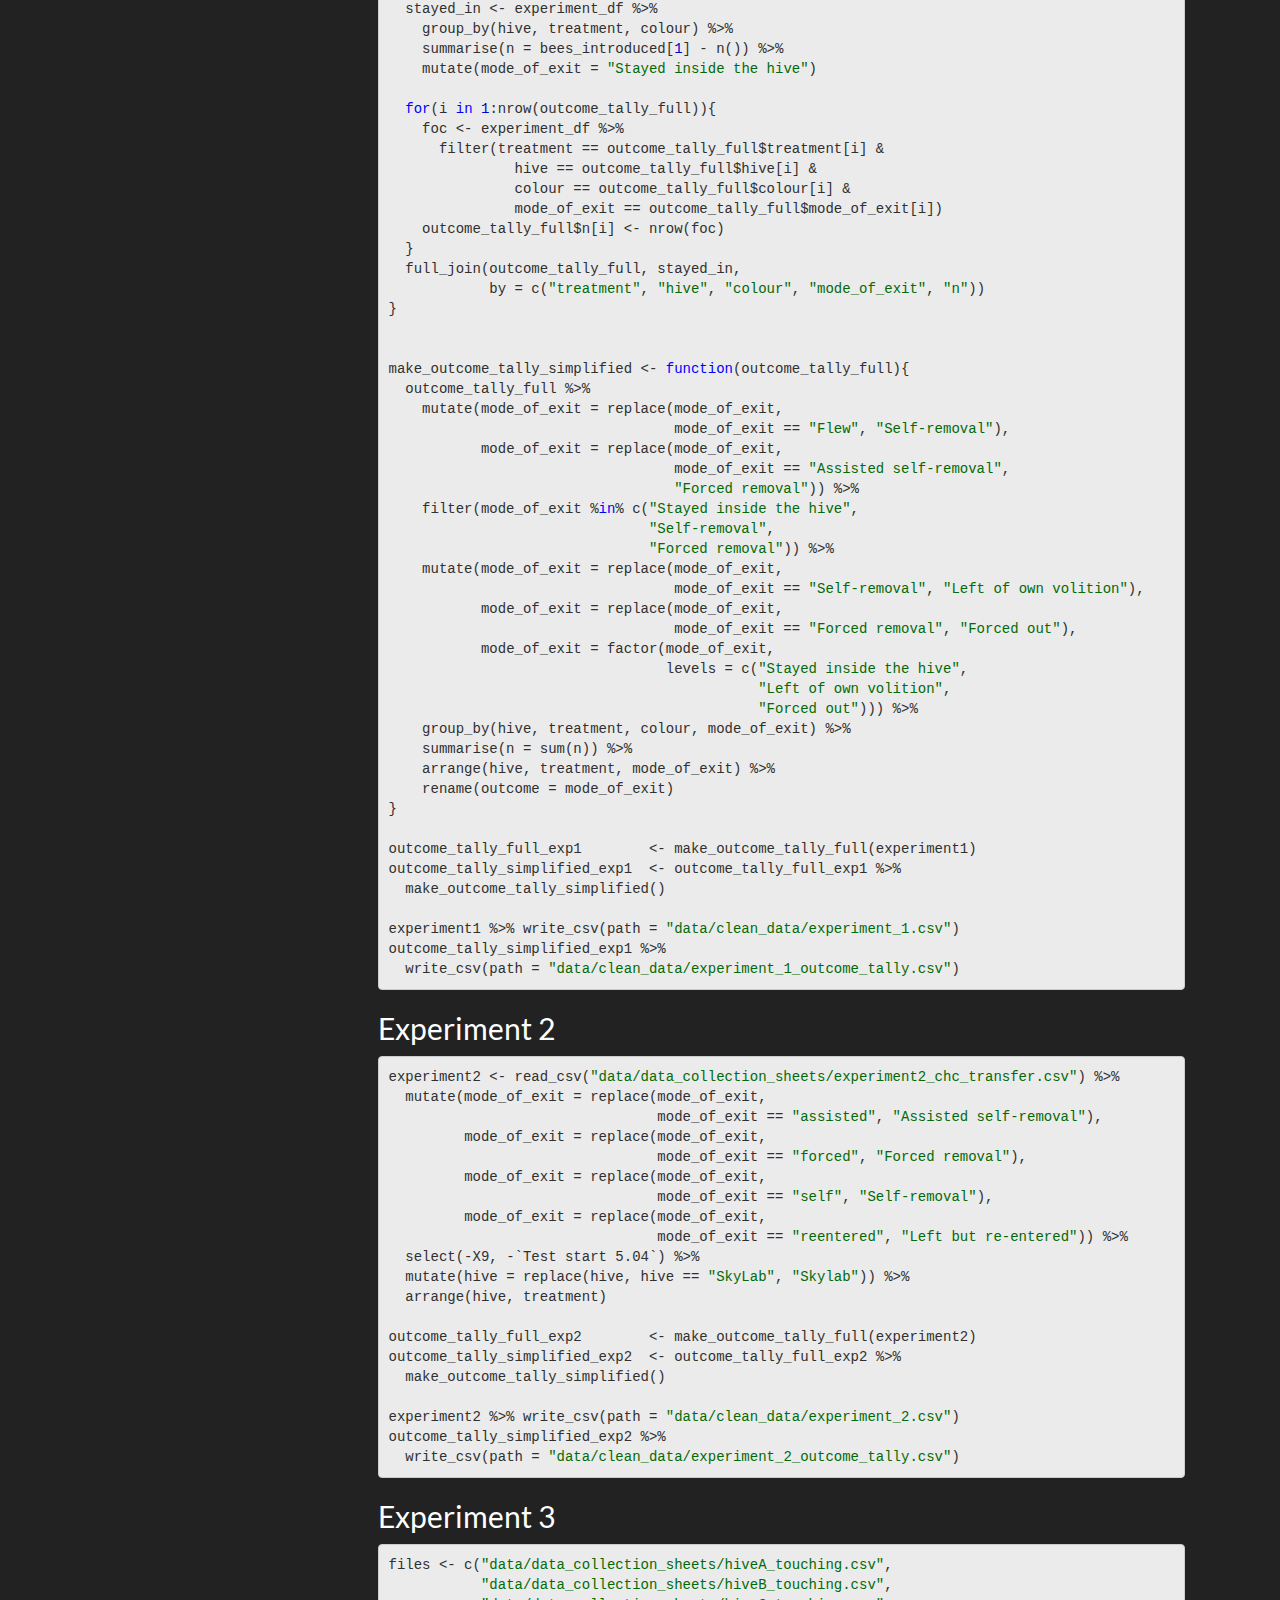
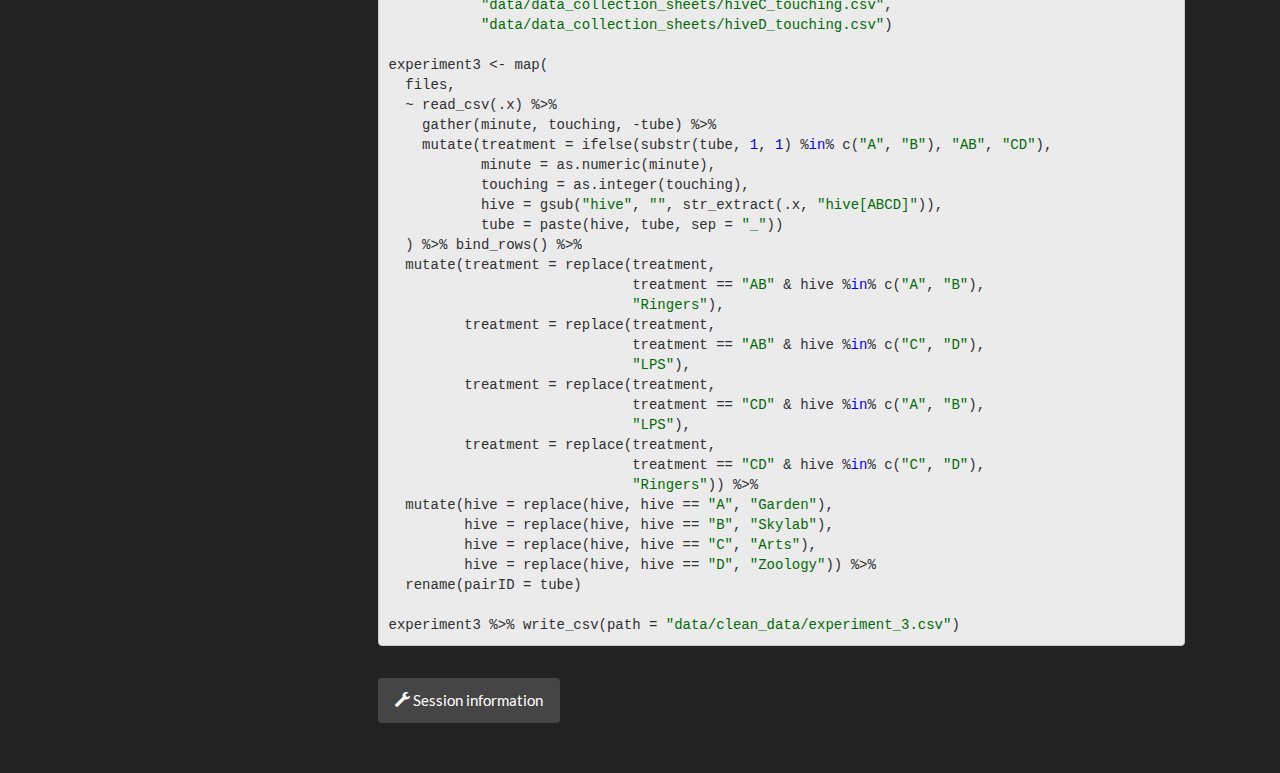
<file: docs/data_cleaning.html>
<!DOCTYPE html>

<html>

<head>

<meta charset="utf-8" />
<meta name="generator" content="pandoc" />
<meta http-equiv="X-UA-Compatible" content="IE=EDGE" />




<title>Processing data collection sheets</title>

<script src="site_libs/header-attrs-2.5/header-attrs.js"></script>
<script src="site_libs/jquery-1.11.3/jquery.min.js"></script>
<meta name="viewport" content="width=device-width, initial-scale=1" />
<link href="site_libs/bootstrap-3.3.5/css/darkly.min.css" rel="stylesheet" />
<script src="site_libs/bootstrap-3.3.5/js/bootstrap.min.js"></script>
<script src="site_libs/bootstrap-3.3.5/shim/html5shiv.min.js"></script>
<script src="site_libs/bootstrap-3.3.5/shim/respond.min.js"></script>
<script src="site_libs/jqueryui-1.11.4/jquery-ui.min.js"></script>
<link href="site_libs/tocify-1.9.1/jquery.tocify.css" rel="stylesheet" />
<script src="site_libs/tocify-1.9.1/jquery.tocify.js"></script>
<script src="site_libs/navigation-1.1/tabsets.js"></script>
<link href="site_libs/highlightjs-9.12.0/textmate.css" rel="stylesheet" />
<script src="site_libs/highlightjs-9.12.0/highlight.js"></script>
<link href="site_libs/anchor-sections-1.0/anchor-sections.css" rel="stylesheet" />
<script src="site_libs/anchor-sections-1.0/anchor-sections.js"></script>
<link href="site_libs/font-awesome-5.1.0/css/all.css" rel="stylesheet" />
<link href="site_libs/font-awesome-5.1.0/css/v4-shims.css" rel="stylesheet" />

<link rel="icon" href="https://github.com/workflowr/workflowr-assets/raw/master/img/reproducible.png">
<!-- Add a small amount of space between sections. -->
<style type="text/css">
div.section {
  padding-top: 12px;
}
</style>



<style type="text/css">
  code{white-space: pre-wrap;}
  span.smallcaps{font-variant: small-caps;}
  span.underline{text-decoration: underline;}
  div.column{display: inline-block; vertical-align: top; width: 50%;}
  div.hanging-indent{margin-left: 1.5em; text-indent: -1.5em;}
  ul.task-list{list-style: none;}
    </style>

<style type="text/css">code{white-space: pre;}</style>
<style type="text/css">
  pre:not([class]) {
    background-color: white;
  }
</style>
<script type="text/javascript">
if (window.hljs) {
  hljs.configure({languages: []});
  hljs.initHighlightingOnLoad();
  if (document.readyState && document.readyState === "complete") {
    window.setTimeout(function() { hljs.initHighlighting(); }, 0);
  }
}
</script>



<style type="text/css">
h1 {
  font-size: 34px;
}
h1.title {
  font-size: 38px;
}
h2 {
  font-size: 30px;
}
h3 {
  font-size: 24px;
}
h4 {
  font-size: 18px;
}
h5 {
  font-size: 16px;
}
h6 {
  font-size: 12px;
}
.table th:not([align]) {
  text-align: left;
}
</style>




<style type = "text/css">
.main-container {
  max-width: 940px;
  margin-left: auto;
  margin-right: auto;
}
code {
  color: inherit;
  background-color: rgba(0, 0, 0, 0.04);
}
img {
  max-width:100%;
}
.tabbed-pane {
  padding-top: 12px;
}
.html-widget {
  margin-bottom: 20px;
}
button.code-folding-btn:focus {
  outline: none;
}
summary {
  display: list-item;
}
</style>


<style type="text/css">
/* padding for bootstrap navbar */
body {
  padding-top: 51px;
  padding-bottom: 40px;
}
/* offset scroll position for anchor links (for fixed navbar)  */
.section h1 {
  padding-top: 56px;
  margin-top: -56px;
}
.section h2 {
  padding-top: 56px;
  margin-top: -56px;
}
.section h3 {
  padding-top: 56px;
  margin-top: -56px;
}
.section h4 {
  padding-top: 56px;
  margin-top: -56px;
}
.section h5 {
  padding-top: 56px;
  margin-top: -56px;
}
.section h6 {
  padding-top: 56px;
  margin-top: -56px;
}
.dropdown-submenu {
  position: relative;
}
.dropdown-submenu>.dropdown-menu {
  top: 0;
  left: 100%;
  margin-top: -6px;
  margin-left: -1px;
  border-radius: 0 6px 6px 6px;
}
.dropdown-submenu:hover>.dropdown-menu {
  display: block;
}
.dropdown-submenu>a:after {
  display: block;
  content: " ";
  float: right;
  width: 0;
  height: 0;
  border-color: transparent;
  border-style: solid;
  border-width: 5px 0 5px 5px;
  border-left-color: #cccccc;
  margin-top: 5px;
  margin-right: -10px;
}
.dropdown-submenu:hover>a:after {
  border-left-color: #ffffff;
}
.dropdown-submenu.pull-left {
  float: none;
}
.dropdown-submenu.pull-left>.dropdown-menu {
  left: -100%;
  margin-left: 10px;
  border-radius: 6px 0 6px 6px;
}
</style>

<script>
// manage active state of menu based on current page
$(document).ready(function () {
  // active menu anchor
  href = window.location.pathname
  href = href.substr(href.lastIndexOf('/') + 1)
  if (href === "")
    href = "index.html";
  var menuAnchor = $('a[href="' + href + '"]');

  // mark it active
  menuAnchor.parent().addClass('active');

  // if it's got a parent navbar menu mark it active as well
  menuAnchor.closest('li.dropdown').addClass('active');
});
</script>

<!-- tabsets -->

<style type="text/css">
.tabset-dropdown > .nav-tabs {
  display: inline-table;
  max-height: 500px;
  min-height: 44px;
  overflow-y: auto;
  background: white;
  border: 1px solid #ddd;
  border-radius: 4px;
}

.tabset-dropdown > .nav-tabs > li.active:before {
  content: "";
  font-family: 'Glyphicons Halflings';
  display: inline-block;
  padding: 10px;
  border-right: 1px solid #ddd;
}

.tabset-dropdown > .nav-tabs.nav-tabs-open > li.active:before {
  content: "&#xe258;";
  border: none;
}

.tabset-dropdown > .nav-tabs.nav-tabs-open:before {
  content: "";
  font-family: 'Glyphicons Halflings';
  display: inline-block;
  padding: 10px;
  border-right: 1px solid #ddd;
}

.tabset-dropdown > .nav-tabs > li.active {
  display: block;
}

.tabset-dropdown > .nav-tabs > li > a,
.tabset-dropdown > .nav-tabs > li > a:focus,
.tabset-dropdown > .nav-tabs > li > a:hover {
  border: none;
  display: inline-block;
  border-radius: 4px;
  background-color: transparent;
}

.tabset-dropdown > .nav-tabs.nav-tabs-open > li {
  display: block;
  float: none;
}

.tabset-dropdown > .nav-tabs > li {
  display: none;
}
</style>

<!-- code folding -->



<style type="text/css">

#TOC {
  margin: 25px 0px 20px 0px;
}
@media (max-width: 768px) {
#TOC {
  position: relative;
  width: 100%;
}
}

@media print {
.toc-content {
  /* see https://github.com/w3c/csswg-drafts/issues/4434 */
  float: right;
}
}

.toc-content {
  padding-left: 30px;
  padding-right: 40px;
}

div.main-container {
  max-width: 1200px;
}

div.tocify {
  width: 20%;
  max-width: 260px;
  max-height: 85%;
}

@media (min-width: 768px) and (max-width: 991px) {
  div.tocify {
    width: 25%;
  }
}

@media (max-width: 767px) {
  div.tocify {
    width: 100%;
    max-width: none;
  }
}

.tocify ul, .tocify li {
  line-height: 20px;
}

.tocify-subheader .tocify-item {
  font-size: 0.90em;
}

.tocify .list-group-item {
  border-radius: 0px;
}


</style>



</head>

<body>


<div class="container-fluid main-container">


<!-- setup 3col/9col grid for toc_float and main content  -->
<div class="row-fluid">
<div class="col-xs-12 col-sm-4 col-md-3">
<div id="TOC" class="tocify">
</div>
</div>

<div class="toc-content col-xs-12 col-sm-8 col-md-9">




<div class="navbar navbar-default  navbar-fixed-top" role="navigation">
  <div class="container">
    <div class="navbar-header">
      <button type="button" class="navbar-toggle collapsed" data-toggle="collapse" data-target="#navbar">
        <span class="icon-bar"></span>
        <span class="icon-bar"></span>
        <span class="icon-bar"></span>
      </button>
      <a class="navbar-brand" href="index.html">Conroy & Holman stats</a>
    </div>
    <div id="navbar" class="navbar-collapse collapse">
      <ul class="nav navbar-nav">
        <li>
  <a href="index.html">Home</a>
</li>
<li>
  <a href="about.html">About</a>
</li>
<li>
  <a href="license.html">License</a>
</li>
<li>
  <a href="experiment1.html">Experiment 1</a>
</li>
<li>
  <a href="experiment2.html">Experiment 2</a>
</li>
<li>
  <a href="experiment3.html">Experiment 3</a>
</li>
      </ul>
      <ul class="nav navbar-nav navbar-right">
        <li>
  <a href="https://github.com/lukeholman/social_immunity">
    <span class="fa fa-github"></span>
     
    Source code
  </a>
</li>
      </ul>
    </div><!--/.nav-collapse -->
  </div><!--/.container -->
</div><!--/.navbar -->

<div class="fluid-row" id="header">



<h1 class="title toc-ignore">Processing data collection sheets</h1>

</div>


<p>
<button type="button" class="btn btn-default btn-workflowr btn-workflowr-report" data-toggle="collapse" data-target="#workflowr-report">
<span class="glyphicon glyphicon-list" aria-hidden="true"></span> workflowr <span class="glyphicon glyphicon-ok text-success" aria-hidden="true"></span>
</button>
</p>
<div id="workflowr-report" class="collapse">
<ul class="nav nav-tabs">
<li class="active">
<a data-toggle="tab" href="#summary">Summary</a>
</li>
<li>
<a data-toggle="tab" href="#checks"> Checks <span class="glyphicon glyphicon-ok text-success" aria-hidden="true"></span> </a>
</li>
<li>
<a data-toggle="tab" href="#versions">Past versions</a>
</li>
</ul>
<div class="tab-content">
<div id="summary" class="tab-pane fade in active">
<p>
<strong>Last updated:</strong> 2021-04-28
</p>
<p>
<strong>Checks:</strong> <span class="glyphicon glyphicon-ok text-success" aria-hidden="true"></span> 7 <span class="glyphicon glyphicon-exclamation-sign text-danger" aria-hidden="true"></span> 0
</p>
<p>
<strong>Knit directory:</strong> <code>social_immunity/</code> <span class="glyphicon glyphicon-question-sign" aria-hidden="true" title="This is the local directory in which the code in this file was executed."> </span>
</p>
<p>
This reproducible <a href="http://rmarkdown.rstudio.com">R Markdown</a> analysis was created with <a
  href="https://github.com/jdblischak/workflowr">workflowr</a> (version 1.6.2). The <em>Checks</em> tab describes the reproducibility checks that were applied when the results were created. The <em>Past versions</em> tab lists the development history.
</p>
<hr>
</div>
<div id="checks" class="tab-pane fade">
<div id="workflowr-checks" class="panel-group">
<div class="panel panel-default">
<div class="panel-heading">
<p class="panel-title">
<a data-toggle="collapse" data-parent="#workflowr-checks" href="#strongRMarkdownfilestronguptodate"> <span class="glyphicon glyphicon-ok text-success" aria-hidden="true"></span> <strong>R Markdown file:</strong> up-to-date </a>
</p>
</div>
<div id="strongRMarkdownfilestronguptodate" class="panel-collapse collapse">
<div class="panel-body">
<p>Great! Since the R Markdown file has been committed to the Git repository, you know the exact version of the code that produced these results.</p>
</div>
</div>
</div>
<div class="panel panel-default">
<div class="panel-heading">
<p class="panel-title">
<a data-toggle="collapse" data-parent="#workflowr-checks" href="#strongEnvironmentstrongempty"> <span class="glyphicon glyphicon-ok text-success" aria-hidden="true"></span> <strong>Environment:</strong> empty </a>
</p>
</div>
<div id="strongEnvironmentstrongempty" class="panel-collapse collapse">
<div class="panel-body">
<p>Great job! The global environment was empty. Objects defined in the global environment can affect the analysis in your R Markdown file in unknown ways. For reproduciblity it’s best to always run the code in an empty environment.</p>
</div>
</div>
</div>
<div class="panel panel-default">
<div class="panel-heading">
<p class="panel-title">
<a data-toggle="collapse" data-parent="#workflowr-checks" href="#strongSeedstrongcodesetseed20191017code"> <span class="glyphicon glyphicon-ok text-success" aria-hidden="true"></span> <strong>Seed:</strong> <code>set.seed(20191017)</code> </a>
</p>
</div>
<div id="strongSeedstrongcodesetseed20191017code" class="panel-collapse collapse">
<div class="panel-body">
<p>The command <code>set.seed(20191017)</code> was run prior to running the code in the R Markdown file. Setting a seed ensures that any results that rely on randomness, e.g. subsampling or permutations, are reproducible.</p>
</div>
</div>
</div>
<div class="panel panel-default">
<div class="panel-heading">
<p class="panel-title">
<a data-toggle="collapse" data-parent="#workflowr-checks" href="#strongSessioninformationstrongrecorded"> <span class="glyphicon glyphicon-ok text-success" aria-hidden="true"></span> <strong>Session information:</strong> recorded </a>
</p>
</div>
<div id="strongSessioninformationstrongrecorded" class="panel-collapse collapse">
<div class="panel-body">
<p>Great job! Recording the operating system, R version, and package versions is critical for reproducibility.</p>
</div>
</div>
</div>
<div class="panel panel-default">
<div class="panel-heading">
<p class="panel-title">
<a data-toggle="collapse" data-parent="#workflowr-checks" href="#strongCachestrongnone"> <span class="glyphicon glyphicon-ok text-success" aria-hidden="true"></span> <strong>Cache:</strong> none </a>
</p>
</div>
<div id="strongCachestrongnone" class="panel-collapse collapse">
<div class="panel-body">
<p>Nice! There were no cached chunks for this analysis, so you can be confident that you successfully produced the results during this run.</p>
</div>
</div>
</div>
<div class="panel panel-default">
<div class="panel-heading">
<p class="panel-title">
<a data-toggle="collapse" data-parent="#workflowr-checks" href="#strongFilepathsstrongrelative"> <span class="glyphicon glyphicon-ok text-success" aria-hidden="true"></span> <strong>File paths:</strong> relative </a>
</p>
</div>
<div id="strongFilepathsstrongrelative" class="panel-collapse collapse">
<div class="panel-body">
<p>Great job! Using relative paths to the files within your workflowr project makes it easier to run your code on other machines.</p>
</div>
</div>
</div>
<div class="panel panel-default">
<div class="panel-heading">
<p class="panel-title">
<a data-toggle="collapse" data-parent="#workflowr-checks" href="#strongRepositoryversionstrongahrefhttpsgithubcomlukeholmansocialimmunitytreebe8266d0819b8862f79d471f873962181242df28targetblankbe8266da"> <span class="glyphicon glyphicon-ok text-success" aria-hidden="true"></span> <strong>Repository version:</strong> <a href="https://github.com/lukeholman/social_immunity/tree/be8266d0819b8862f79d471f873962181242df28" target="_blank">be8266d</a> </a>
</p>
</div>
<div id="strongRepositoryversionstrongahrefhttpsgithubcomlukeholmansocialimmunitytreebe8266d0819b8862f79d471f873962181242df28targetblankbe8266da" class="panel-collapse collapse">
<div class="panel-body">
<p>
Great! You are using Git for version control. Tracking code development and connecting the code version to the results is critical for reproducibility.
</p>
<p>
The results in this page were generated with repository version <a href="https://github.com/lukeholman/social_immunity/tree/be8266d0819b8862f79d471f873962181242df28" target="_blank">be8266d</a>. See the <em>Past versions</em> tab to see a history of the changes made to the R Markdown and HTML files.
</p>
<p>
Note that you need to be careful to ensure that all relevant files for the analysis have been committed to Git prior to generating the results (you can use <code>wflow_publish</code> or <code>wflow_git_commit</code>). workflowr only checks the R Markdown file, but you know if there are other scripts or data files that it depends on. Below is the status of the Git repository when the results were generated:
</p>
<pre><code>
Ignored files:
    Ignored:    .DS_Store
    Ignored:    .Rhistory
    Ignored:    .Rproj.user/
    Ignored:    code/.DS_Store
    Ignored:    code/notes from old analysis of movement.R
    Ignored:    data/.DS_Store
    Ignored:    data/movement data - not used/
    Ignored:    output/exp1_model.rds
    Ignored:    output/exp2_model.rds
    Ignored:    output/exp3_model.rds

Unstaged changes:
    Modified:   code/pdf_supp_material.Rmd
    Modified:   code/pdf_supp_material.pdf
    Modified:   figures/fig1.pdf
    Modified:   figures/fig2.pdf
    Modified:   figures/fig3.pdf
    Modified:   figures/tableS1.rds
    Modified:   figures/tableS2.rds
    Modified:   figures/tableS3.rds
    Modified:   figures/tableS4.rds
    Modified:   figures/tableS5.rds
    Modified:   figures/tableS6.rds

</code></pre>
<p>
Note that any generated files, e.g. HTML, png, CSS, etc., are not included in this status report because it is ok for generated content to have uncommitted changes.
</p>
</div>
</div>
</div>
</div>
<hr>
</div>
<div id="versions" class="tab-pane fade">

<p>
These are the previous versions of the repository in which changes were made to the R Markdown (<code>analysis/data_cleaning.Rmd</code>) and HTML (<code>docs/data_cleaning.html</code>) files. If you’ve configured a remote Git repository (see <code>?wflow_git_remote</code>), click on the hyperlinks in the table below to view the files as they were in that past version.
</p>
<div class="table-responsive">
<table class="table table-condensed table-hover">
<thead>
<tr>
<th>
File
</th>
<th>
Version
</th>
<th>
Author
</th>
<th>
Date
</th>
<th>
Message
</th>
</tr>
</thead>
<tbody>
<tr>
<td>
html
</td>
<td>
<a href="https://rawcdn.githack.com/lukeholman/social_immunity/af7a3ea19221873fdbee3d93cfd851378761c11f/docs/data_cleaning.html" target="_blank">af7a3ea</a>
</td>
<td>
lukeholman
</td>
<td>
2021-04-27
</td>
<td>
Build site.
</td>
</tr>
<tr>
<td>
html
</td>
<td>
<a href="https://rawcdn.githack.com/lukeholman/social_immunity/3e419d1303d6b62e87398c34ab3349ad21938a4f/docs/data_cleaning.html" target="_blank">3e419d1</a>
</td>
<td>
lukeholman
</td>
<td>
2021-04-27
</td>
<td>
Build site.
</td>
</tr>
<tr>
<td>
html
</td>
<td>
<a href="https://rawcdn.githack.com/lukeholman/social_immunity/5bd17258bb6b04ebe18eddc50e8f2c04009cc502/docs/data_cleaning.html" target="_blank">5bd1725</a>
</td>
<td>
lukeholman
</td>
<td>
2021-01-12
</td>
<td>
Build site.
</td>
</tr>
<tr>
<td>
html
</td>
<td>
<a href="https://rawcdn.githack.com/lukeholman/social_immunity/9ebe5df75d4242bf5e15a1d2a98e9928c199cc51/docs/data_cleaning.html" target="_blank">9ebe5df</a>
</td>
<td>
lukeholman
</td>
<td>
2021-01-12
</td>
<td>
Build site.
</td>
</tr>
<tr>
<td>
html
</td>
<td>
<a href="https://rawcdn.githack.com/lukeholman/social_immunity/a9799c8e69a86ad36afbfd8d19b84f1a9376c2d5/docs/data_cleaning.html" target="_blank">a9799c8</a>
</td>
<td>
lukeholman
</td>
<td>
2021-01-11
</td>
<td>
Build site.
</td>
</tr>
<tr>
<td>
html
</td>
<td>
<a href="https://rawcdn.githack.com/lukeholman/social_immunity/939ecd06a19a25f2d28bc1d779cec2ff4b1a7001/docs/data_cleaning.html" target="_blank">939ecd0</a>
</td>
<td>
lukeholman
</td>
<td>
2021-01-11
</td>
<td>
Build site.
</td>
</tr>
<tr>
<td>
html
</td>
<td>
<a href="https://rawcdn.githack.com/lukeholman/social_immunity/eeb5a09dd1b3d0d4e55d1a78dbf1cc25adff6188/docs/data_cleaning.html" target="_blank">eeb5a09</a>
</td>
<td>
lukeholman
</td>
<td>
2020-11-30
</td>
<td>
Build site.
</td>
</tr>
<tr>
<td>
html
</td>
<td>
<a href="https://rawcdn.githack.com/lukeholman/social_immunity/7bf607f8b85a8b8ea0aa5f4563da26925de75d30/docs/data_cleaning.html" target="_blank">7bf607f</a>
</td>
<td>
lukeholman
</td>
<td>
2020-05-02
</td>
<td>
Build site.
</td>
</tr>
<tr>
<td>
html
</td>
<td>
<a href="https://rawcdn.githack.com/lukeholman/social_immunity/3df58c257536d8a591ca60a900028190b9539d14/docs/data_cleaning.html" target="_blank">3df58c2</a>
</td>
<td>
lukeholman
</td>
<td>
2020-05-02
</td>
<td>
Build site.
</td>
</tr>
<tr>
<td>
Rmd
</td>
<td>
<a href="https://github.com/lukeholman/social_immunity/blob/cdcb0d6f7e32fa942a370244bc7aa8740270f23d/analysis/data_cleaning.Rmd" target="_blank">cdcb0d6</a>
</td>
<td>
lukeholman
</td>
<td>
2020-05-02
</td>
<td>
tweaks
</td>
</tr>
<tr>
<td>
html
</td>
<td>
<a href="https://rawcdn.githack.com/lukeholman/social_immunity/2994a4189f15a2c7e19ec7a3c6172f1293e1d7ab/docs/data_cleaning.html" target="_blank">2994a41</a>
</td>
<td>
lukeholman
</td>
<td>
2020-05-02
</td>
<td>
Build site.
</td>
</tr>
<tr>
<td>
html
</td>
<td>
<a href="https://rawcdn.githack.com/lukeholman/social_immunity/d1665661a9b5faf33a6592cee43bc033e812e187/docs/data_cleaning.html" target="_blank">d166566</a>
</td>
<td>
lukeholman
</td>
<td>
2020-05-02
</td>
<td>
Build site.
</td>
</tr>
<tr>
<td>
html
</td>
<td>
<a href="https://rawcdn.githack.com/lukeholman/social_immunity/fedef8f1cb98133bda107034211530c4aab757d0/docs/data_cleaning.html" target="_blank">fedef8f</a>
</td>
<td>
lukeholman
</td>
<td>
2020-05-02
</td>
<td>
Build site.
</td>
</tr>
<tr>
<td>
html
</td>
<td>
<a href="https://rawcdn.githack.com/lukeholman/social_immunity/2227713f116ed1ac64681889e90c8cc6ca49d276/docs/data_cleaning.html" target="_blank">2227713</a>
</td>
<td>
lukeholman
</td>
<td>
2020-05-02
</td>
<td>
Build site.
</td>
</tr>
<tr>
<td>
html
</td>
<td>
<a href="https://rawcdn.githack.com/lukeholman/social_immunity/1c9a1c35c71bf2d47ca3d239c636f1f4555f0fef/docs/data_cleaning.html" target="_blank">1c9a1c3</a>
</td>
<td>
lukeholman
</td>
<td>
2020-05-02
</td>
<td>
Build site.
</td>
</tr>
<tr>
<td>
html
</td>
<td>
<a href="https://rawcdn.githack.com/lukeholman/social_immunity/d56c18fa136535861f5b75ad28e86faddfff7f69/docs/data_cleaning.html" target="_blank">d56c18f</a>
</td>
<td>
lukeholman
</td>
<td>
2020-04-30
</td>
<td>
Build site.
</td>
</tr>
<tr>
<td>
html
</td>
<td>
<a href="https://rawcdn.githack.com/lukeholman/social_immunity/93c487a585b60d272034b60c312602429aa3271b/docs/data_cleaning.html" target="_blank">93c487a</a>
</td>
<td>
lukeholman
</td>
<td>
2020-04-30
</td>
<td>
Build site.
</td>
</tr>
<tr>
<td>
html
</td>
<td>
<a href="https://rawcdn.githack.com/lukeholman/social_immunity/5c4519705550400b7ff326f18dce0d549ed22ff8/docs/data_cleaning.html" target="_blank">5c45197</a>
</td>
<td>
lukeholman
</td>
<td>
2020-04-30
</td>
<td>
Build site.
</td>
</tr>
<tr>
<td>
html
</td>
<td>
<a href="https://rawcdn.githack.com/lukeholman/social_immunity/4bd75dc3297a0fe13ddc2359309131d596f112c9/docs/data_cleaning.html" target="_blank">4bd75dc</a>
</td>
<td>
lukeholman
</td>
<td>
2020-04-30
</td>
<td>
Build site.
</td>
</tr>
<tr>
<td>
html
</td>
<td>
<a href="https://rawcdn.githack.com/lukeholman/social_immunity/d6437a5f885d83b7b0dfa91f632d41d691289ab4/docs/data_cleaning.html" target="_blank">d6437a5</a>
</td>
<td>
lukeholman
</td>
<td>
2020-04-25
</td>
<td>
Build site.
</td>
</tr>
<tr>
<td>
html
</td>
<td>
<a href="https://rawcdn.githack.com/lukeholman/social_immunity/e58e720a51930b1558b3d5b506c1aa253636a6e5/docs/data_cleaning.html" target="_blank">e58e720</a>
</td>
<td>
lukeholman
</td>
<td>
2020-04-25
</td>
<td>
Build site.
</td>
</tr>
<tr>
<td>
html
</td>
<td>
<a href="https://rawcdn.githack.com/lukeholman/social_immunity/8c3b471bcdb8a8ee8911bb2a1ea753bcf306279f/docs/data_cleaning.html" target="_blank">8c3b471</a>
</td>
<td>
lukeholman
</td>
<td>
2020-04-21
</td>
<td>
Build site.
</td>
</tr>
<tr>
<td>
Rmd
</td>
<td>
<a href="https://github.com/lukeholman/social_immunity/blob/1ce9e19446a3c5559528bd2605aef694c373efa0/analysis/data_cleaning.Rmd" target="_blank">1ce9e19</a>
</td>
<td>
lukeholman
</td>
<td>
2020-04-21
</td>
<td>
First commit 2020
</td>
</tr>
<tr>
<td>
html
</td>
<td>
<a href="https://rawcdn.githack.com/lukeholman/social_immunity/1ce9e19446a3c5559528bd2605aef694c373efa0/docs/data_cleaning.html" target="_blank">1ce9e19</a>
</td>
<td>
lukeholman
</td>
<td>
2020-04-21
</td>
<td>
First commit 2020
</td>
</tr>
<tr>
<td>
Rmd
</td>
<td>
<a href="https://github.com/lukeholman/social_immunity/blob/aae65cfb1436802ba2a4d3ed194b2888e7e659f7/analysis/data_cleaning.Rmd" target="_blank">aae65cf</a>
</td>
<td>
lukeholman
</td>
<td>
2019-10-17
</td>
<td>
First commit
</td>
</tr>
<tr>
<td>
html
</td>
<td>
<a href="https://rawcdn.githack.com/lukeholman/social_immunity/aae65cfb1436802ba2a4d3ed194b2888e7e659f7/docs/data_cleaning.html" target="_blank">aae65cf</a>
</td>
<td>
lukeholman
</td>
<td>
2019-10-17
</td>
<td>
First commit
</td>
</tr>
</tbody>
</table>
</div>
<hr>
</div>
</div>
</div>
<p>Here, I turn Tarli’s raw data collection sheets into the data used in the analyses and plots.</p>
<div id="experiment-1" class="section level2">
<h2>Experiment 1</h2>
<pre class="r"><code>library(tidyverse)

experiment1 &lt;- read_csv(
  &quot;data/data_collection_sheets/experiment_1.csv&quot;,
  col_types = cols(
    date = col_character(),
    hive = col_character(),
    treatment = col_character(),
    colour = col_character(),
    total = col_double(),
    emergence_time = col_character(),
    end_of_emergence = col_character(),
    mode_of_exit = col_character())) %&gt;%
  mutate(Treatment = factor(
    treatment, 
    levels = c(&quot;Unstabbed&quot;, &quot;Ringers&quot;, &quot;HT_LPS&quot;, &quot;LPS&quot;))) 

experiment1 &lt;- experiment1 %&gt;%
  mutate(
    treatment = replace(treatment, treatment == &quot;HT_LPS&quot;, &quot;Heat-treated LPS&quot;),
    treatment = replace(treatment, treatment == &quot;Unstabbed&quot;, &quot;Intact control&quot;),
    mode_of_exit = replace(mode_of_exit, is.na(mode_of_exit), &quot;Unknown&quot;),
    mode_of_exit = replace(mode_of_exit, 
                           mode_of_exit == &quot;Wind&quot;, &quot;Unknown&quot;),
    mode_of_exit = replace(mode_of_exit, 
                           mode_of_exit == &quot;?&quot;, &quot;Unknown&quot;),
    mode_of_exit = replace(mode_of_exit, 
                           mode_of_exit == &quot;Divine intervention&quot;, &quot;Unknown&quot;),
    mode_of_exit = replace(mode_of_exit, 
                           mode_of_exit == &quot;re-entry 37.40&quot;, &quot;Left but re-entered&quot;),
    mode_of_exit = replace(mode_of_exit, 
                           mode_of_exit == &quot;Re-entry 50.30&quot;, &quot;Left but re-entered&quot;),
    mode_of_exit = replace(mode_of_exit, 
                           mode_of_exit == &quot;Reentry 39.10&quot;, &quot;Left but re-entered&quot;),
    mode_of_exit = replace(mode_of_exit, 
                           mode_of_exit == &quot;Attempted re-entry blocked 9.15&quot;, &quot;Forced removal&quot;),
    mode_of_exit = replace(mode_of_exit, 
                           mode_of_exit == &quot;Dragged&quot;, &quot;Forced removal&quot;),
    mode_of_exit = replace(mode_of_exit, 
                           mode_of_exit == &quot;Assisted Self-removal&quot;, 
                           &quot;Assisted self-removal&quot;),
    emergence_time = as.numeric(replace(emergence_time, 
                                        emergence_time == &quot;?&quot;, NA)),
    end_of_emergence = as.numeric(replace(end_of_emergence, 
                                          end_of_emergence == &quot;?&quot;, NA))) %&gt;%
  rename(bees_introduced = total) %&gt;%
  arrange(hive, treatment)

make_outcome_tally_full &lt;- function(experiment_df){
  
  outcome_tally_full &lt;- expand.grid(
    pasted = unique(paste(experiment_df$treatment, 
                          experiment_df$hive, 
                          experiment_df$colour, sep = &quot;~&quot;)), 
    mode_of_exit = c(unique(experiment_df$mode_of_exit), &quot;Stayed_inside&quot;),
    n = 0, 
    stringsAsFactors = FALSE) %&gt;% 
    as_tibble() %&gt;% 
    mutate(pasted = strsplit(pasted, split = &quot;~&quot;),
           treatment = map_chr(pasted, ~.x[1]),
           hive = map_chr(pasted, ~.x[2]),
           colour = map_chr(pasted, ~.x[3])) %&gt;%
    select(treatment, hive, colour, mode_of_exit, n) %&gt;%
    arrange(treatment, hive, mode_of_exit)
  
  stayed_in &lt;- experiment_df %&gt;% 
    group_by(hive, treatment, colour) %&gt;% 
    summarise(n = bees_introduced[1] - n()) %&gt;%
    mutate(mode_of_exit = &quot;Stayed inside the hive&quot;)
  
  for(i in 1:nrow(outcome_tally_full)){
    foc &lt;- experiment_df %&gt;% 
      filter(treatment == outcome_tally_full$treatment[i] &amp;
               hive == outcome_tally_full$hive[i] &amp;
               colour == outcome_tally_full$colour[i] &amp;
               mode_of_exit == outcome_tally_full$mode_of_exit[i])
    outcome_tally_full$n[i] &lt;- nrow(foc)
  }
  full_join(outcome_tally_full, stayed_in, 
            by = c(&quot;treatment&quot;, &quot;hive&quot;, &quot;colour&quot;, &quot;mode_of_exit&quot;, &quot;n&quot;)) 
}


make_outcome_tally_simplified &lt;- function(outcome_tally_full){
  outcome_tally_full %&gt;%
    mutate(mode_of_exit = replace(mode_of_exit, 
                                  mode_of_exit == &quot;Flew&quot;, &quot;Self-removal&quot;),
           mode_of_exit = replace(mode_of_exit, 
                                  mode_of_exit == &quot;Assisted self-removal&quot;, 
                                  &quot;Forced removal&quot;)) %&gt;%
    filter(mode_of_exit %in% c(&quot;Stayed inside the hive&quot;, 
                               &quot;Self-removal&quot;, 
                               &quot;Forced removal&quot;)) %&gt;%
    mutate(mode_of_exit = replace(mode_of_exit, 
                                  mode_of_exit == &quot;Self-removal&quot;, &quot;Left of own volition&quot;),
           mode_of_exit = replace(mode_of_exit, 
                                  mode_of_exit == &quot;Forced removal&quot;, &quot;Forced out&quot;),
           mode_of_exit = factor(mode_of_exit, 
                                 levels = c(&quot;Stayed inside the hive&quot;, 
                                            &quot;Left of own volition&quot;, 
                                            &quot;Forced out&quot;))) %&gt;%
    group_by(hive, treatment, colour, mode_of_exit) %&gt;%
    summarise(n = sum(n)) %&gt;%
    arrange(hive, treatment, mode_of_exit) %&gt;%
    rename(outcome = mode_of_exit)
}

outcome_tally_full_exp1        &lt;- make_outcome_tally_full(experiment1) 
outcome_tally_simplified_exp1  &lt;- outcome_tally_full_exp1 %&gt;% 
  make_outcome_tally_simplified() 

experiment1 %&gt;% write_csv(path = &quot;data/clean_data/experiment_1.csv&quot;)
outcome_tally_simplified_exp1 %&gt;% 
  write_csv(path = &quot;data/clean_data/experiment_1_outcome_tally.csv&quot;) </code></pre>
</div>
<div id="experiment-2" class="section level2">
<h2>Experiment 2</h2>
<pre class="r"><code>experiment2 &lt;- read_csv(&quot;data/data_collection_sheets/experiment2_chc_transfer.csv&quot;) %&gt;%
  mutate(mode_of_exit = replace(mode_of_exit, 
                                mode_of_exit == &quot;assisted&quot;, &quot;Assisted self-removal&quot;),
         mode_of_exit = replace(mode_of_exit, 
                                mode_of_exit == &quot;forced&quot;, &quot;Forced removal&quot;),
         mode_of_exit = replace(mode_of_exit, 
                                mode_of_exit == &quot;self&quot;, &quot;Self-removal&quot;),
         mode_of_exit = replace(mode_of_exit, 
                                mode_of_exit == &quot;reentered&quot;, &quot;Left but re-entered&quot;)) %&gt;%
  select(-X9, -`Test start 5.04`) %&gt;% 
  mutate(hive = replace(hive, hive == &quot;SkyLab&quot;, &quot;Skylab&quot;)) %&gt;%
  arrange(hive, treatment)

outcome_tally_full_exp2        &lt;- make_outcome_tally_full(experiment2) 
outcome_tally_simplified_exp2  &lt;- outcome_tally_full_exp2 %&gt;% 
  make_outcome_tally_simplified() 

experiment2 %&gt;% write_csv(path = &quot;data/clean_data/experiment_2.csv&quot;)
outcome_tally_simplified_exp2 %&gt;% 
  write_csv(path = &quot;data/clean_data/experiment_2_outcome_tally.csv&quot;) </code></pre>
</div>
<div id="experiment-3" class="section level2">
<h2>Experiment 3</h2>
<pre class="r"><code>files &lt;- c(&quot;data/data_collection_sheets/hiveA_touching.csv&quot;,
           &quot;data/data_collection_sheets/hiveB_touching.csv&quot;,
           &quot;data/data_collection_sheets/hiveC_touching.csv&quot;,
           &quot;data/data_collection_sheets/hiveD_touching.csv&quot;)

experiment3 &lt;- map(
  files, 
  ~ read_csv(.x) %&gt;%
    gather(minute, touching, -tube) %&gt;%
    mutate(treatment = ifelse(substr(tube, 1, 1) %in% c(&quot;A&quot;, &quot;B&quot;), &quot;AB&quot;, &quot;CD&quot;),
           minute = as.numeric(minute),
           touching = as.integer(touching),
           hive = gsub(&quot;hive&quot;, &quot;&quot;, str_extract(.x, &quot;hive[ABCD]&quot;)), 
           tube = paste(hive, tube, sep = &quot;_&quot;))
  ) %&gt;% bind_rows() %&gt;%
  mutate(treatment = replace(treatment, 
                             treatment == &quot;AB&quot; &amp; hive %in% c(&quot;A&quot;, &quot;B&quot;), 
                             &quot;Ringers&quot;),
         treatment = replace(treatment, 
                             treatment == &quot;AB&quot; &amp; hive %in% c(&quot;C&quot;, &quot;D&quot;), 
                             &quot;LPS&quot;),
         treatment = replace(treatment, 
                             treatment == &quot;CD&quot; &amp; hive %in% c(&quot;A&quot;, &quot;B&quot;), 
                             &quot;LPS&quot;),
         treatment = replace(treatment, 
                             treatment == &quot;CD&quot; &amp; hive %in% c(&quot;C&quot;, &quot;D&quot;), 
                             &quot;Ringers&quot;)) %&gt;%
  mutate(hive = replace(hive, hive == &quot;A&quot;, &quot;Garden&quot;),
         hive = replace(hive, hive == &quot;B&quot;, &quot;Skylab&quot;),
         hive = replace(hive, hive == &quot;C&quot;, &quot;Arts&quot;),
         hive = replace(hive, hive == &quot;D&quot;, &quot;Zoology&quot;)) %&gt;%
  rename(pairID = tube)

experiment3 %&gt;% write_csv(path = &quot;data/clean_data/experiment_3.csv&quot;)</code></pre>
<br>
<p>
<button type="button" class="btn btn-default btn-workflowr btn-workflowr-sessioninfo" data-toggle="collapse" data-target="#workflowr-sessioninfo" style="display: block;">
<span class="glyphicon glyphicon-wrench" aria-hidden="true"></span> Session information
</button>
</p>
<div id="workflowr-sessioninfo" class="collapse">
<pre class="r"><code>sessionInfo()</code></pre>
<pre><code>R version 4.0.3 (2020-10-10)
Platform: x86_64-apple-darwin17.0 (64-bit)
Running under: macOS Catalina 10.15.7

Matrix products: default
BLAS:   /Library/Frameworks/R.framework/Versions/4.0/Resources/lib/libRblas.dylib
LAPACK: /Library/Frameworks/R.framework/Versions/4.0/Resources/lib/libRlapack.dylib

locale:
[1] en_GB.UTF-8/en_GB.UTF-8/en_GB.UTF-8/C/en_GB.UTF-8/en_GB.UTF-8

attached base packages:
[1] stats     graphics  grDevices utils     datasets  methods   base     

other attached packages:
 [1] forcats_0.5.0   stringr_1.4.0   dplyr_1.0.0     purrr_0.3.4    
 [5] readr_1.3.1     tidyr_1.1.0     tibble_3.0.1    ggplot2_3.3.2  
 [9] tidyverse_1.3.0 workflowr_1.6.2

loaded via a namespace (and not attached):
 [1] tidyselect_1.1.0 xfun_0.22        haven_2.3.1      lattice_0.20-41 
 [5] colorspace_1.4-1 vctrs_0.3.0      generics_0.0.2   htmltools_0.5.0 
 [9] yaml_2.2.1       blob_1.2.1       rlang_0.4.6      later_1.0.0     
[13] pillar_1.4.4     withr_2.2.0      glue_1.4.2       DBI_1.1.0       
[17] dbplyr_1.4.4     modelr_0.1.8     readxl_1.3.1     lifecycle_0.2.0 
[21] munsell_0.5.0    gtable_0.3.0     cellranger_1.1.0 rvest_0.3.5     
[25] evaluate_0.14    knitr_1.32       httpuv_1.5.3.1   fansi_0.4.1     
[29] broom_0.5.6      Rcpp_1.0.4.6     promises_1.1.0   backports_1.1.7 
[33] scales_1.1.1     jsonlite_1.7.0   fs_1.4.1         hms_0.5.3       
[37] digest_0.6.25    stringi_1.5.3    grid_4.0.3       rprojroot_1.3-2 
[41] cli_2.0.2        tools_4.0.3      magrittr_2.0.1   crayon_1.3.4    
[45] whisker_0.4      pkgconfig_2.0.3  ellipsis_0.3.1   xml2_1.3.2      
[49] reprex_0.3.0     lubridate_1.7.8  rstudioapi_0.11  assertthat_0.2.1
[53] rmarkdown_2.5    httr_1.4.1       R6_2.4.1         nlme_3.1-149    
[57] git2r_0.27.1     compiler_4.0.3  </code></pre>
</div>
</div>


<!-- Adjust MathJax settings so that all math formulae are shown using
TeX fonts only; see
http://docs.mathjax.org/en/latest/configuration.html.  This will make
the presentation more consistent at the cost of the webpage sometimes
taking slightly longer to load. Note that this only works because the
footer is added to webpages before the MathJax javascript. -->
<script type="text/x-mathjax-config">
  MathJax.Hub.Config({
    "HTML-CSS": { availableFonts: ["TeX"] }
  });
</script>




</div>
</div>

</div>

<script>

// add bootstrap table styles to pandoc tables
function bootstrapStylePandocTables() {
  $('tr.odd').parent('tbody').parent('table').addClass('table table-condensed');
}
$(document).ready(function () {
  bootstrapStylePandocTables();
});


</script>

<!-- tabsets -->

<script>
$(document).ready(function () {
  window.buildTabsets("TOC");
});

$(document).ready(function () {
  $('.tabset-dropdown > .nav-tabs > li').click(function () {
    $(this).parent().toggleClass('nav-tabs-open')
  });
});
</script>

<!-- code folding -->

<script>
$(document).ready(function ()  {

    // move toc-ignore selectors from section div to header
    $('div.section.toc-ignore')
        .removeClass('toc-ignore')
        .children('h1,h2,h3,h4,h5').addClass('toc-ignore');

    // establish options
    var options = {
      selectors: "h1,h2,h3",
      theme: "bootstrap3",
      context: '.toc-content',
      hashGenerator: function (text) {
        return text.replace(/[.\\/?&!#<>]/g, '').replace(/\s/g, '_');
      },
      ignoreSelector: ".toc-ignore",
      scrollTo: 0
    };
    options.showAndHide = true;
    options.smoothScroll = true;

    // tocify
    var toc = $("#TOC").tocify(options).data("toc-tocify");
});
</script>

<!-- dynamically load mathjax for compatibility with self-contained -->
<script>
  (function () {
    var script = document.createElement("script");
    script.type = "text/javascript";
    script.src  = "https://mathjax.rstudio.com/latest/MathJax.js?config=TeX-AMS-MML_HTMLorMML";
    document.getElementsByTagName("head")[0].appendChild(script);
  })();
</script>

</body>
</html>
</file>
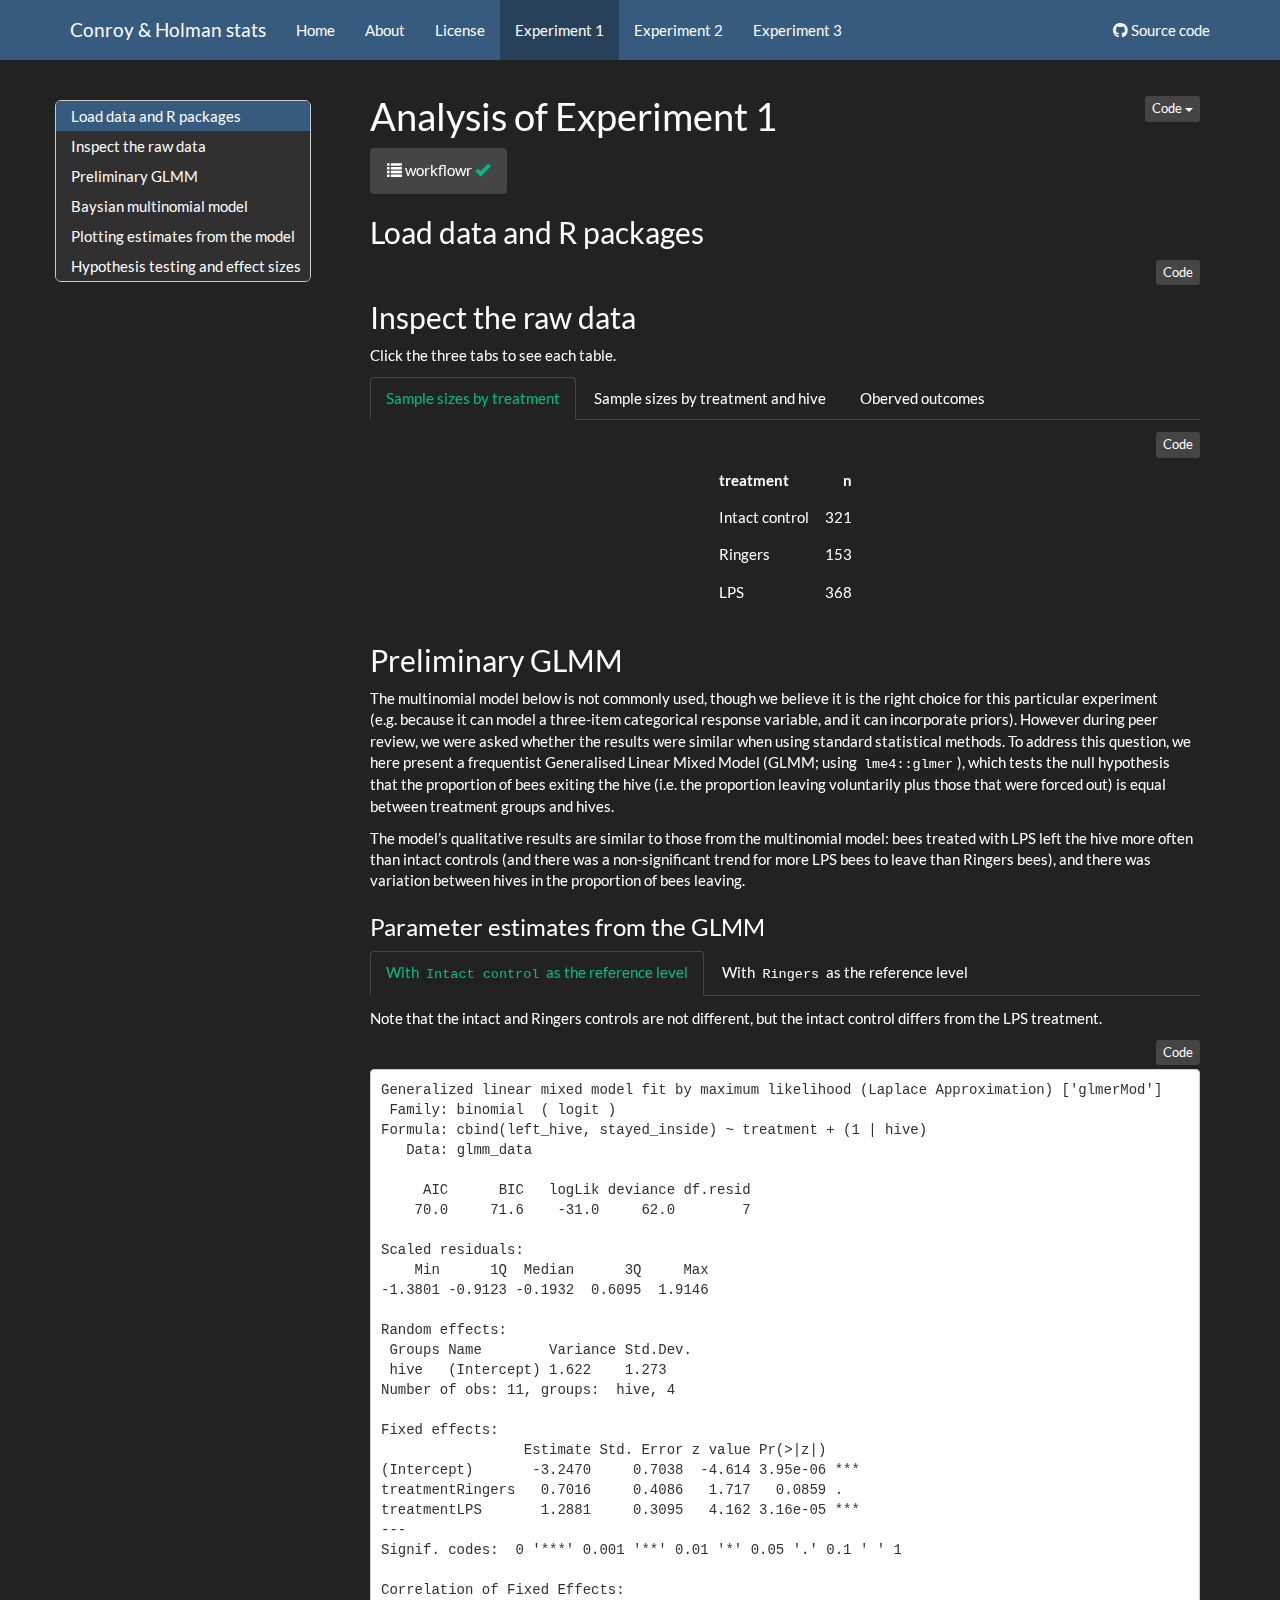
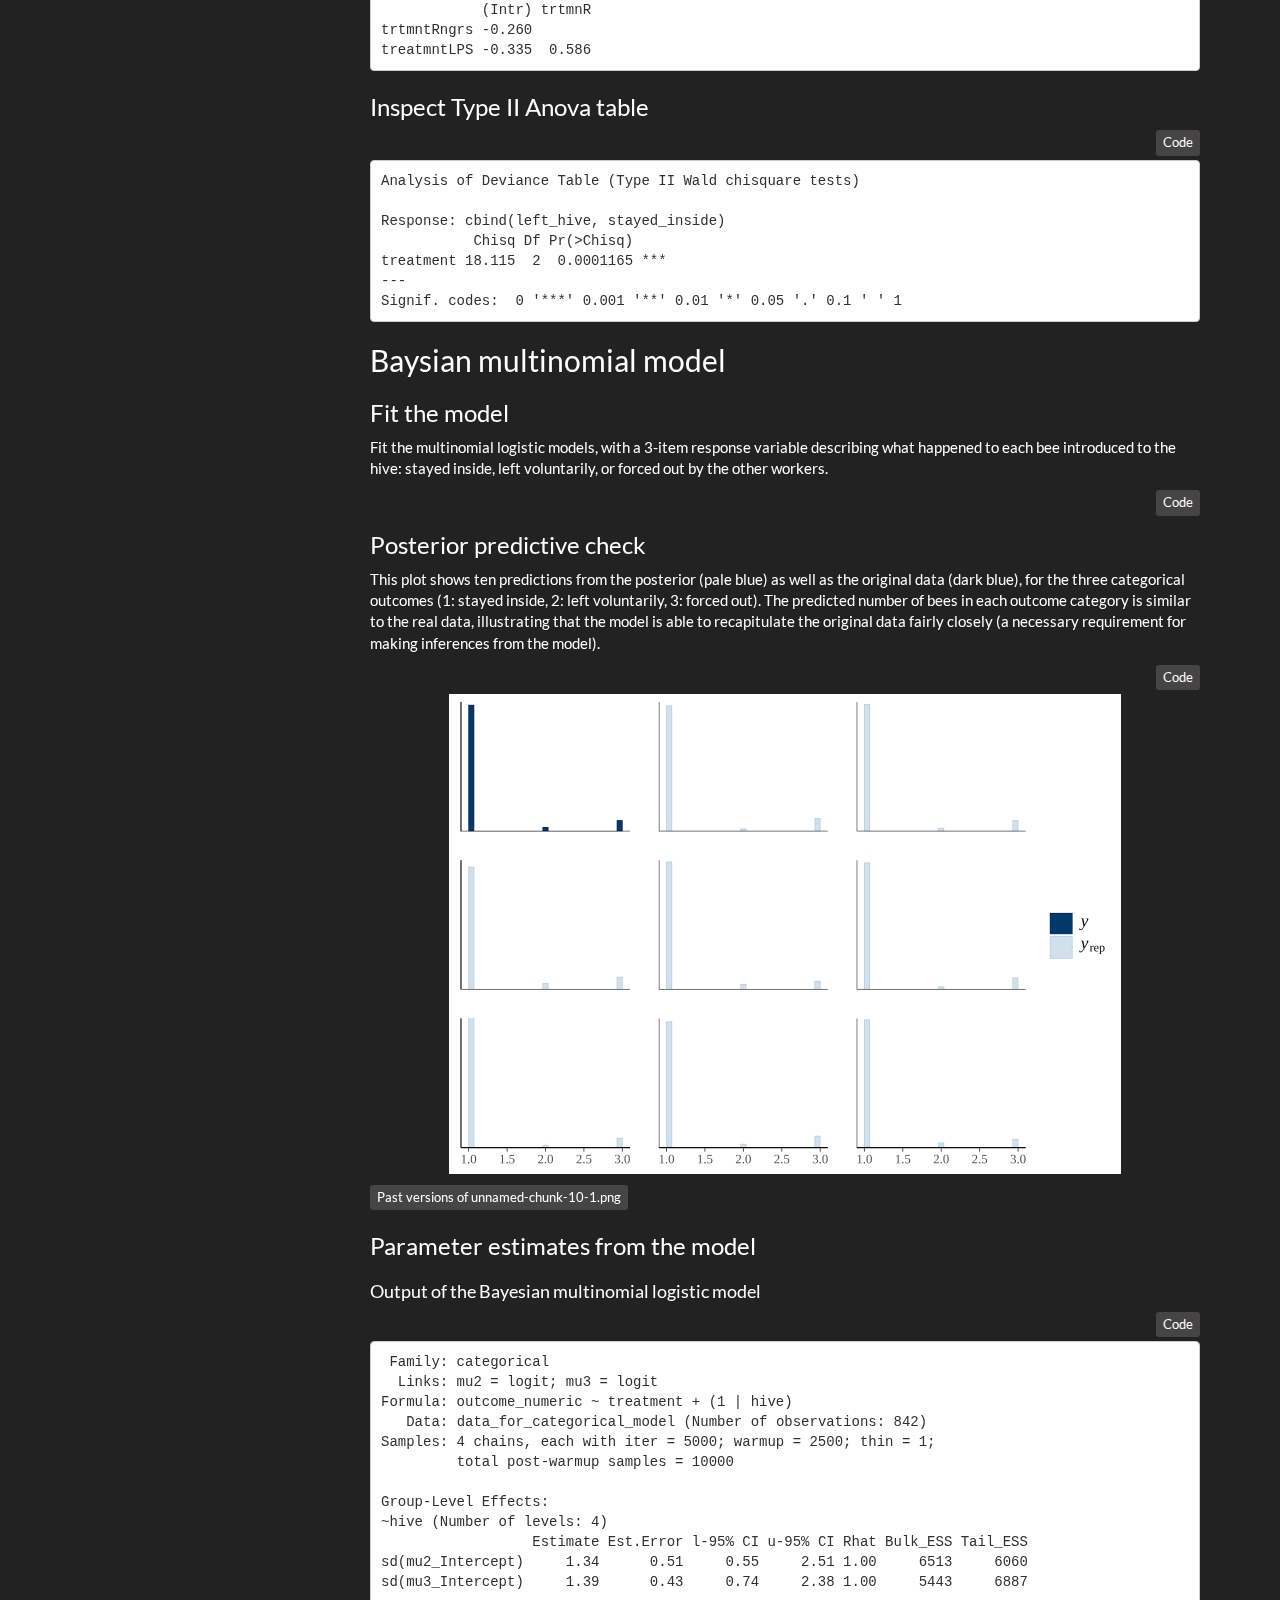
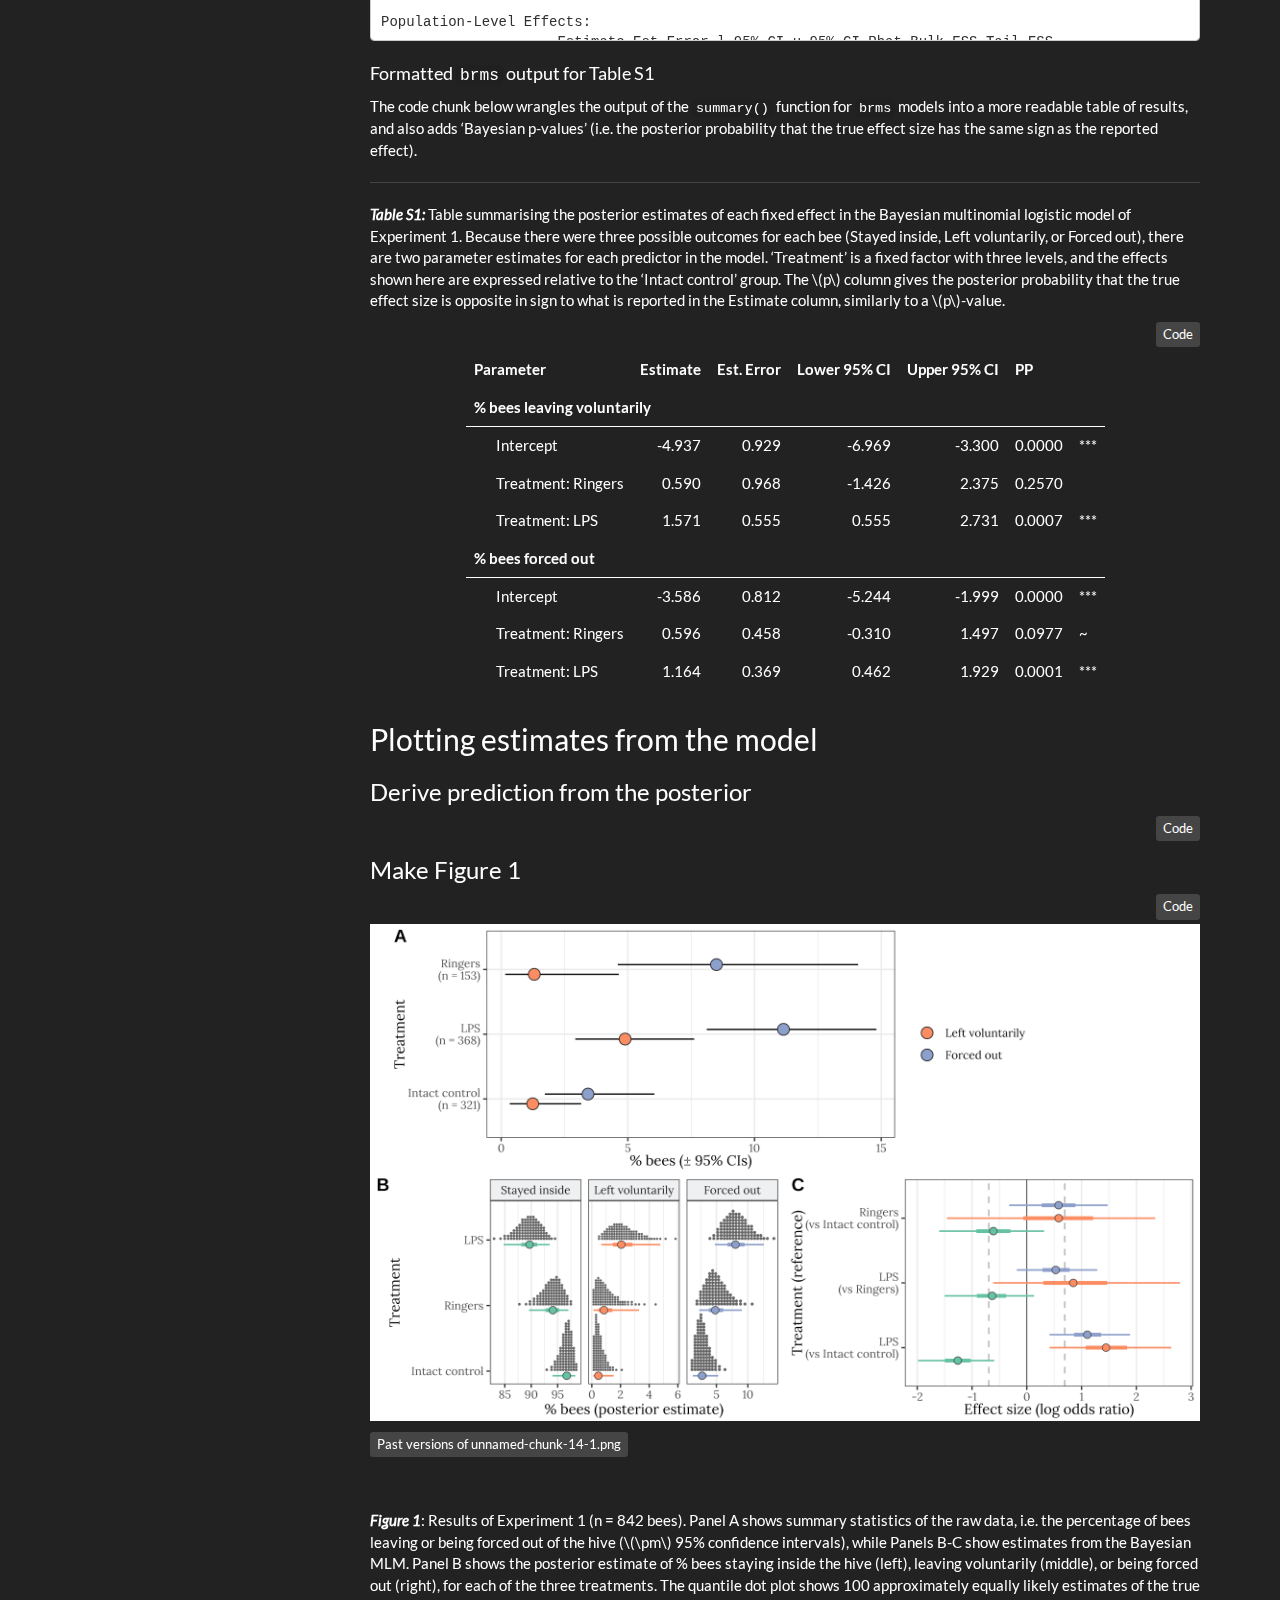
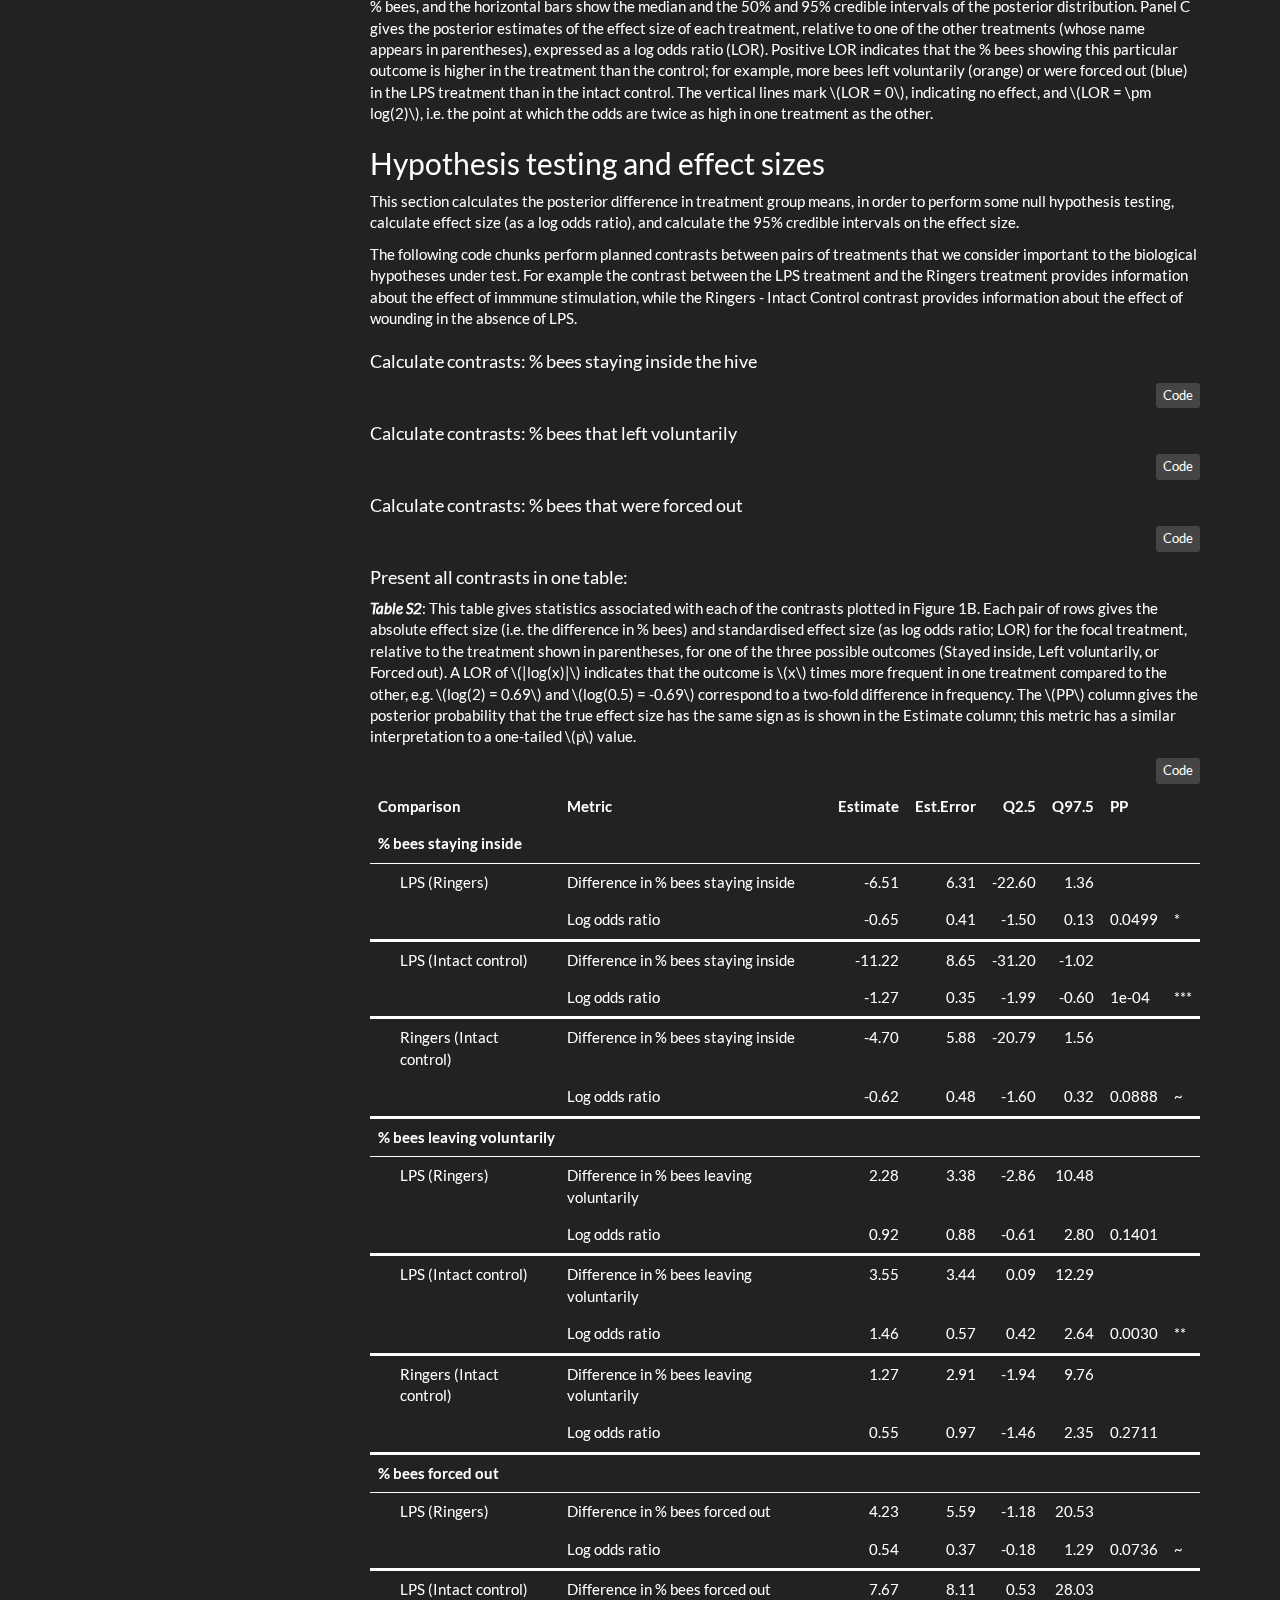
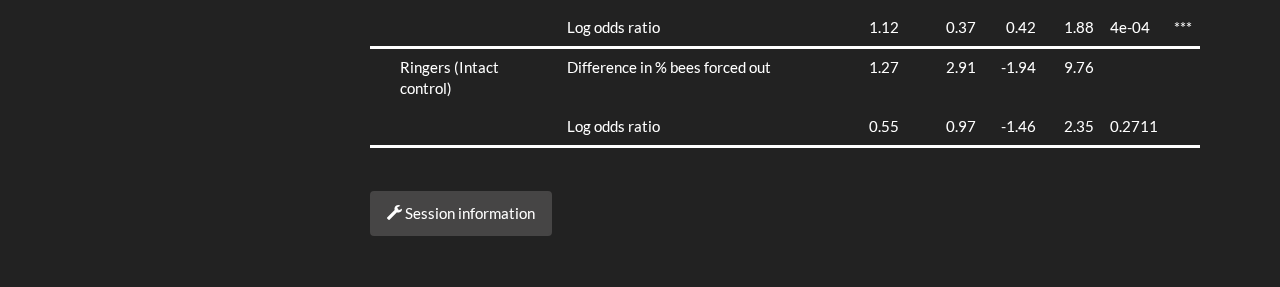
<file: docs/experiment1.html>
<!DOCTYPE html>

<html>

<head>

<meta charset="utf-8" />
<meta name="generator" content="pandoc" />
<meta http-equiv="X-UA-Compatible" content="IE=EDGE" />




<title>Analysis of Experiment 1</title>

<script src="site_libs/jquery-3.5.0/jquery-3.5.0.min.js"></script>
<meta name="viewport" content="width=device-width, initial-scale=1" />
<link href="site_libs/bootstrap-3.3.5/css/darkly.min.css" rel="stylesheet" />
<script src="site_libs/bootstrap-3.3.5/js/bootstrap.min.js"></script>
<script src="site_libs/bootstrap-3.3.5/shim/html5shiv.min.js"></script>
<script src="site_libs/bootstrap-3.3.5/shim/respond.min.js"></script>
<style>h1 {font-size: 34px;}
       h1.title {font-size: 38px;}
       h2 {font-size: 30px;}
       h3 {font-size: 24px;}
       h4 {font-size: 18px;}
       h5 {font-size: 16px;}
       h6 {font-size: 12px;}
       code {color: inherit; background-color: rgba(0, 0, 0, 0.04);}
       pre:not([class]) { background-color: white }</style>
<script src="site_libs/jqueryui-1.11.4/jquery-ui.min.js"></script>
<link href="site_libs/tocify-1.9.1/jquery.tocify.css" rel="stylesheet" />
<script src="site_libs/tocify-1.9.1/jquery.tocify.js"></script>
<script src="site_libs/navigation-1.1/tabsets.js"></script>
<script src="site_libs/navigation-1.1/codefolding.js"></script>
<link href="site_libs/highlightjs-9.12.0/textmate.css" rel="stylesheet" />
<script src="site_libs/highlightjs-9.12.0/highlight.js"></script>
<script src="site_libs/kePrint-0.0.1/kePrint.js"></script>
<link href="site_libs/lightable-0.0.1/lightable.css" rel="stylesheet" />
<link href="site_libs/font-awesome-5.1.0/css/all.css" rel="stylesheet" />
<link href="site_libs/font-awesome-5.1.0/css/v4-shims.css" rel="stylesheet" />

<link rel="icon" href="https://github.com/workflowr/workflowr-assets/raw/master/img/reproducible.png">
<!-- Add a small amount of space between sections. -->
<style type="text/css">
div.section {
  padding-top: 12px;
}
</style>

<style type="text/css">
  code{white-space: pre-wrap;}
  span.smallcaps{font-variant: small-caps;}
  span.underline{text-decoration: underline;}
  div.column{display: inline-block; vertical-align: top; width: 50%;}
  div.hanging-indent{margin-left: 1.5em; text-indent: -1.5em;}
  ul.task-list{list-style: none;}
    </style>

<style type="text/css">code{white-space: pre;}</style>
<script type="text/javascript">
if (window.hljs) {
  hljs.configure({languages: []});
  hljs.initHighlightingOnLoad();
  if (document.readyState && document.readyState === "complete") {
    window.setTimeout(function() { hljs.initHighlighting(); }, 0);
  }
}
</script>








<style type = "text/css">
.main-container {
  max-width: 940px;
  margin-left: auto;
  margin-right: auto;
}
img {
  max-width:100%;
}
.tabbed-pane {
  padding-top: 12px;
}
.html-widget {
  margin-bottom: 20px;
}
button.code-folding-btn:focus {
  outline: none;
}
summary {
  display: list-item;
}
pre code {
  padding: 0;
}
</style>


<style type="text/css">
.dropdown-submenu {
  position: relative;
}
.dropdown-submenu>.dropdown-menu {
  top: 0;
  left: 100%;
  margin-top: -6px;
  margin-left: -1px;
  border-radius: 0 6px 6px 6px;
}
.dropdown-submenu:hover>.dropdown-menu {
  display: block;
}
.dropdown-submenu>a:after {
  display: block;
  content: " ";
  float: right;
  width: 0;
  height: 0;
  border-color: transparent;
  border-style: solid;
  border-width: 5px 0 5px 5px;
  border-left-color: #cccccc;
  margin-top: 5px;
  margin-right: -10px;
}
.dropdown-submenu:hover>a:after {
  border-left-color: #adb5bd;
}
.dropdown-submenu.pull-left {
  float: none;
}
.dropdown-submenu.pull-left>.dropdown-menu {
  left: -100%;
  margin-left: 10px;
  border-radius: 6px 0 6px 6px;
}
</style>

<script type="text/javascript">
// manage active state of menu based on current page
$(document).ready(function () {
  // active menu anchor
  href = window.location.pathname
  href = href.substr(href.lastIndexOf('/') + 1)
  if (href === "")
    href = "index.html";
  var menuAnchor = $('a[href="' + href + '"]');

  // mark it active
  menuAnchor.tab('show');

  // if it's got a parent navbar menu mark it active as well
  menuAnchor.closest('li.dropdown').addClass('active');

  // Navbar adjustments
  var navHeight = $(".navbar").first().height() + 15;
  var style = document.createElement('style');
  var pt = "padding-top: " + navHeight + "px; ";
  var mt = "margin-top: -" + navHeight + "px; ";
  var css = "";
  // offset scroll position for anchor links (for fixed navbar)
  for (var i = 1; i <= 6; i++) {
    css += ".section h" + i + "{ " + pt + mt + "}\n";
  }
  style.innerHTML = "body {" + pt + "padding-bottom: 40px; }\n" + css;
  document.head.appendChild(style);
});
</script>

<!-- tabsets -->

<style type="text/css">
.tabset-dropdown > .nav-tabs {
  display: inline-table;
  max-height: 500px;
  min-height: 44px;
  overflow-y: auto;
  border: 1px solid #ddd;
  border-radius: 4px;
}

.tabset-dropdown > .nav-tabs > li.active:before {
  content: "";
  font-family: 'Glyphicons Halflings';
  display: inline-block;
  padding: 10px;
  border-right: 1px solid #ddd;
}

.tabset-dropdown > .nav-tabs.nav-tabs-open > li.active:before {
  content: "&#xe258;";
  border: none;
}

.tabset-dropdown > .nav-tabs.nav-tabs-open:before {
  content: "";
  font-family: 'Glyphicons Halflings';
  display: inline-block;
  padding: 10px;
  border-right: 1px solid #ddd;
}

.tabset-dropdown > .nav-tabs > li.active {
  display: block;
}

.tabset-dropdown > .nav-tabs > li > a,
.tabset-dropdown > .nav-tabs > li > a:focus,
.tabset-dropdown > .nav-tabs > li > a:hover {
  border: none;
  display: inline-block;
  border-radius: 4px;
  background-color: transparent;
}

.tabset-dropdown > .nav-tabs.nav-tabs-open > li {
  display: block;
  float: none;
}

.tabset-dropdown > .nav-tabs > li {
  display: none;
}
</style>

<!-- code folding -->
<style type="text/css">
.code-folding-btn { margin-bottom: 4px; }
</style>



<style type="text/css">

#TOC {
  margin: 25px 0px 20px 0px;
}
@media (max-width: 768px) {
#TOC {
  position: relative;
  width: 100%;
}
}

@media print {
.toc-content {
  /* see https://github.com/w3c/csswg-drafts/issues/4434 */
  float: right;
}
}

.toc-content {
  padding-left: 30px;
  padding-right: 40px;
}

div.main-container {
  max-width: 1200px;
}

div.tocify {
  width: 20%;
  max-width: 260px;
  max-height: 85%;
}

@media (min-width: 768px) and (max-width: 991px) {
  div.tocify {
    width: 25%;
  }
}

@media (max-width: 767px) {
  div.tocify {
    width: 100%;
    max-width: none;
  }
}

.tocify ul, .tocify li {
  line-height: 20px;
}

.tocify-subheader .tocify-item {
  font-size: 0.90em;
}

.tocify .list-group-item {
  border-radius: 0px;
}


</style>



</head>

<body>


<div class="container-fluid main-container">


<!-- setup 3col/9col grid for toc_float and main content  -->
<div class="row">
<div class="col-xs-12 col-sm-4 col-md-3">
<div id="TOC" class="tocify">
</div>
</div>

<div class="toc-content col-xs-12 col-sm-8 col-md-9">




<div class="navbar navbar-default  navbar-fixed-top" role="navigation">
  <div class="container">
    <div class="navbar-header">
      <button type="button" class="navbar-toggle collapsed" data-toggle="collapse" data-target="#navbar">
        <span class="icon-bar"></span>
        <span class="icon-bar"></span>
        <span class="icon-bar"></span>
      </button>
      <a class="navbar-brand" href="index.html">Conroy & Holman stats</a>
    </div>
    <div id="navbar" class="navbar-collapse collapse">
      <ul class="nav navbar-nav">
        <li>
  <a href="index.html">Home</a>
</li>
<li>
  <a href="about.html">About</a>
</li>
<li>
  <a href="license.html">License</a>
</li>
<li>
  <a href="experiment1.html">Experiment 1</a>
</li>
<li>
  <a href="experiment2.html">Experiment 2</a>
</li>
<li>
  <a href="experiment3.html">Experiment 3</a>
</li>
      </ul>
      <ul class="nav navbar-nav navbar-right">
        <li>
  <a href="https://github.com/lukeholman/social_immunity">
    <span class="fa fa-github"></span>
     
    Source code
  </a>
</li>
      </ul>
    </div><!--/.nav-collapse -->
  </div><!--/.container -->
</div><!--/.navbar -->

<div id="header">

<div class="btn-group pull-right float-right">
<button type="button" class="btn btn-default btn-xs btn-secondary btn-sm dropdown-toggle" data-toggle="dropdown" aria-haspopup="true" aria-expanded="false"><span>Code</span> <span class="caret"></span></button>
<ul class="dropdown-menu dropdown-menu-right" style="min-width: 50px;">
<li><a id="rmd-show-all-code" href="#">Show All Code</a></li>
<li><a id="rmd-hide-all-code" href="#">Hide All Code</a></li>
</ul>
</div>



<h1 class="title toc-ignore">Analysis of Experiment 1</h1>

</div>


<p>
<button type="button" class="btn btn-default btn-workflowr btn-workflowr-report" data-toggle="collapse" data-target="#workflowr-report">
<span class="glyphicon glyphicon-list" aria-hidden="true"></span> workflowr <span class="glyphicon glyphicon-ok text-success" aria-hidden="true"></span>
</button>
</p>
<div id="workflowr-report" class="collapse">
<ul class="nav nav-tabs">
<li class="active">
<a data-toggle="tab" href="#summary">Summary</a>
</li>
<li>
<a data-toggle="tab" href="#checks"> Checks <span class="glyphicon glyphicon-ok text-success" aria-hidden="true"></span> </a>
</li>
<li>
<a data-toggle="tab" href="#versions">Past versions</a>
</li>
</ul>
<div class="tab-content">
<div id="summary" class="tab-pane fade in active">
<p>
<strong>Last updated:</strong> 2021-12-10
</p>
<p>
<strong>Checks:</strong> <span class="glyphicon glyphicon-ok text-success" aria-hidden="true"></span> 7 <span class="glyphicon glyphicon-exclamation-sign text-danger" aria-hidden="true"></span> 0
</p>
<p>
<strong>Knit directory:</strong> <code>social_immunity/</code> <span class="glyphicon glyphicon-question-sign" aria-hidden="true" title="This is the local directory in which the code in this file was executed."> </span>
</p>
<p>
This reproducible <a href="http://rmarkdown.rstudio.com">R Markdown</a> analysis was created with <a
  href="https://github.com/jdblischak/workflowr">workflowr</a> (version 1.6.2). The <em>Checks</em> tab describes the reproducibility checks that were applied when the results were created. The <em>Past versions</em> tab lists the development history.
</p>
<hr>
</div>
<div id="checks" class="tab-pane fade">
<div id="workflowr-checks" class="panel-group">
<div class="panel panel-default">
<div class="panel-heading">
<p class="panel-title">
<a data-toggle="collapse" data-parent="#workflowr-checks" href="#strongRMarkdownfilestronguptodate"> <span class="glyphicon glyphicon-ok text-success" aria-hidden="true"></span> <strong>R Markdown file:</strong> up-to-date </a>
</p>
</div>
<div id="strongRMarkdownfilestronguptodate" class="panel-collapse collapse">
<div class="panel-body">
<p>Great! Since the R Markdown file has been committed to the Git repository, you know the exact version of the code that produced these results.</p>
</div>
</div>
</div>
<div class="panel panel-default">
<div class="panel-heading">
<p class="panel-title">
<a data-toggle="collapse" data-parent="#workflowr-checks" href="#strongEnvironmentstrongempty"> <span class="glyphicon glyphicon-ok text-success" aria-hidden="true"></span> <strong>Environment:</strong> empty </a>
</p>
</div>
<div id="strongEnvironmentstrongempty" class="panel-collapse collapse">
<div class="panel-body">
<p>Great job! The global environment was empty. Objects defined in the global environment can affect the analysis in your R Markdown file in unknown ways. For reproduciblity it’s best to always run the code in an empty environment.</p>
</div>
</div>
</div>
<div class="panel panel-default">
<div class="panel-heading">
<p class="panel-title">
<a data-toggle="collapse" data-parent="#workflowr-checks" href="#strongSeedstrongcodesetseed20191017code"> <span class="glyphicon glyphicon-ok text-success" aria-hidden="true"></span> <strong>Seed:</strong> <code>set.seed(20191017)</code> </a>
</p>
</div>
<div id="strongSeedstrongcodesetseed20191017code" class="panel-collapse collapse">
<div class="panel-body">
<p>The command <code>set.seed(20191017)</code> was run prior to running the code in the R Markdown file. Setting a seed ensures that any results that rely on randomness, e.g. subsampling or permutations, are reproducible.</p>
</div>
</div>
</div>
<div class="panel panel-default">
<div class="panel-heading">
<p class="panel-title">
<a data-toggle="collapse" data-parent="#workflowr-checks" href="#strongSessioninformationstrongrecorded"> <span class="glyphicon glyphicon-ok text-success" aria-hidden="true"></span> <strong>Session information:</strong> recorded </a>
</p>
</div>
<div id="strongSessioninformationstrongrecorded" class="panel-collapse collapse">
<div class="panel-body">
<p>Great job! Recording the operating system, R version, and package versions is critical for reproducibility.</p>
</div>
</div>
</div>
<div class="panel panel-default">
<div class="panel-heading">
<p class="panel-title">
<a data-toggle="collapse" data-parent="#workflowr-checks" href="#strongCachestrongnone"> <span class="glyphicon glyphicon-ok text-success" aria-hidden="true"></span> <strong>Cache:</strong> none </a>
</p>
</div>
<div id="strongCachestrongnone" class="panel-collapse collapse">
<div class="panel-body">
<p>Nice! There were no cached chunks for this analysis, so you can be confident that you successfully produced the results during this run.</p>
</div>
</div>
</div>
<div class="panel panel-default">
<div class="panel-heading">
<p class="panel-title">
<a data-toggle="collapse" data-parent="#workflowr-checks" href="#strongFilepathsstrongrelative"> <span class="glyphicon glyphicon-ok text-success" aria-hidden="true"></span> <strong>File paths:</strong> relative </a>
</p>
</div>
<div id="strongFilepathsstrongrelative" class="panel-collapse collapse">
<div class="panel-body">
<p>Great job! Using relative paths to the files within your workflowr project makes it easier to run your code on other machines.</p>
</div>
</div>
</div>
<div class="panel panel-default">
<div class="panel-heading">
<p class="panel-title">
<a data-toggle="collapse" data-parent="#workflowr-checks" href="#strongRepositoryversionstrongahrefhttpsgithubcomlukeholmansocialimmunitytree2df98e2dd1ca22d1d4d49543fbdbd5fbb84ee550targetblank2df98e2a"> <span class="glyphicon glyphicon-ok text-success" aria-hidden="true"></span> <strong>Repository version:</strong> <a href="https://github.com/lukeholman/social_immunity/tree/2df98e2dd1ca22d1d4d49543fbdbd5fbb84ee550" target="_blank">2df98e2</a> </a>
</p>
</div>
<div id="strongRepositoryversionstrongahrefhttpsgithubcomlukeholmansocialimmunitytree2df98e2dd1ca22d1d4d49543fbdbd5fbb84ee550targetblank2df98e2a" class="panel-collapse collapse">
<div class="panel-body">
<p>
Great! You are using Git for version control. Tracking code development and connecting the code version to the results is critical for reproducibility.
</p>
<p>
The results in this page were generated with repository version <a href="https://github.com/lukeholman/social_immunity/tree/2df98e2dd1ca22d1d4d49543fbdbd5fbb84ee550" target="_blank">2df98e2</a>. See the <em>Past versions</em> tab to see a history of the changes made to the R Markdown and HTML files.
</p>
<p>
Note that you need to be careful to ensure that all relevant files for the analysis have been committed to Git prior to generating the results (you can use <code>wflow_publish</code> or <code>wflow_git_commit</code>). workflowr only checks the R Markdown file, but you know if there are other scripts or data files that it depends on. Below is the status of the Git repository when the results were generated:
</p>
<pre><code>
Ignored files:
    Ignored:    .DS_Store
    Ignored:    .Rhistory
    Ignored:    .Rproj.user/
    Ignored:    code/.DS_Store
    Ignored:    code/notes from old analysis of movement.R
    Ignored:    data/.DS_Store
    Ignored:    data/movement data - not used/
    Ignored:    output/exp1_model.rds
    Ignored:    output/exp2_model.rds
    Ignored:    output/exp3_model.rds

Unstaged changes:
    Modified:   analysis/experiment2.Rmd
    Modified:   code/pdf_supp_material.pdf
    Modified:   figures/fig1.pdf
    Modified:   figures/fig2.pdf
    Modified:   figures/fig3.pdf
    Modified:   figures/tableS2.rds

</code></pre>
<p>
Note that any generated files, e.g. HTML, png, CSS, etc., are not included in this status report because it is ok for generated content to have uncommitted changes.
</p>
</div>
</div>
</div>
</div>
<hr>
</div>
<div id="versions" class="tab-pane fade">

<p>
These are the previous versions of the repository in which changes were made to the R Markdown (<code>analysis/experiment1.Rmd</code>) and HTML (<code>docs/experiment1.html</code>) files. If you’ve configured a remote Git repository (see <code>?wflow_git_remote</code>), click on the hyperlinks in the table below to view the files as they were in that past version.
</p>
<div class="table-responsive">
<table class="table table-condensed table-hover">
<thead>
<tr>
<th>
File
</th>
<th>
Version
</th>
<th>
Author
</th>
<th>
Date
</th>
<th>
Message
</th>
</tr>
</thead>
<tbody>
<tr>
<td>
Rmd
</td>
<td>
<a href="https://github.com/lukeholman/social_immunity/blob/2df98e2dd1ca22d1d4d49543fbdbd5fbb84ee550/analysis/experiment1.Rmd" target="_blank">2df98e2</a>
</td>
<td>
lukeholman
</td>
<td>
2021-12-10
</td>
<td>
wflow_publish(“analysis/experiment1.Rmd”)
</td>
</tr>
<tr>
<td>
html
</td>
<td>
<a href="https://rawcdn.githack.com/lukeholman/social_immunity/9ab1b5014a26f012219fa718f08f1271130d321c/docs/experiment1.html" target="_blank">9ab1b50</a>
</td>
<td>
lukeholman
</td>
<td>
2021-12-10
</td>
<td>
Build site.
</td>
</tr>
<tr>
<td>
Rmd
</td>
<td>
<a href="https://github.com/lukeholman/social_immunity/blob/3c83f3496b6df999e0a1c7987d0ccd3226d7adf6/analysis/experiment1.Rmd" target="_blank">3c83f34</a>
</td>
<td>
lukeholman
</td>
<td>
2021-12-10
</td>
<td>
wflow_publish(“analysis/experiment1.Rmd”)
</td>
</tr>
<tr>
<td>
html
</td>
<td>
<a href="https://rawcdn.githack.com/lukeholman/social_immunity/b50dabaf3e2a16a68ad6723d1f08fdd8dc0a5014/docs/experiment1.html" target="_blank">b50daba</a>
</td>
<td>
lukeholman
</td>
<td>
2021-04-28
</td>
<td>
Build site.
</td>
</tr>
<tr>
<td>
Rmd
</td>
<td>
<a href="https://github.com/lukeholman/social_immunity/blob/335743dd9b382a6ab1fe83c196ccdfad8d9905f1/analysis/experiment1.Rmd" target="_blank">335743d</a>
</td>
<td>
lukeholman
</td>
<td>
2021-04-28
</td>
<td>
wflow_publish(“analysis/experiment1.Rmd”)
</td>
</tr>
<tr>
<td>
html
</td>
<td>
<a href="https://rawcdn.githack.com/lukeholman/social_immunity/fbfc8201159e83e7f66153d92e92adc3c4f4342e/docs/experiment1.html" target="_blank">fbfc820</a>
</td>
<td>
lukeholman
</td>
<td>
2021-04-28
</td>
<td>
Build site.
</td>
</tr>
<tr>
<td>
Rmd
</td>
<td>
<a href="https://github.com/lukeholman/social_immunity/blob/be8266d0819b8862f79d471f873962181242df28/analysis/experiment1.Rmd" target="_blank">be8266d</a>
</td>
<td>
lukeholman
</td>
<td>
2021-04-28
</td>
<td>
wflow_publish("analysis/*")
</td>
</tr>
<tr>
<td>
html
</td>
<td>
<a href="https://rawcdn.githack.com/lukeholman/social_immunity/af7a3ea19221873fdbee3d93cfd851378761c11f/docs/experiment1.html" target="_blank">af7a3ea</a>
</td>
<td>
lukeholman
</td>
<td>
2021-04-27
</td>
<td>
Build site.
</td>
</tr>
<tr>
<td>
html
</td>
<td>
<a href="https://rawcdn.githack.com/lukeholman/social_immunity/3e419d1303d6b62e87398c34ab3349ad21938a4f/docs/experiment1.html" target="_blank">3e419d1</a>
</td>
<td>
lukeholman
</td>
<td>
2021-04-27
</td>
<td>
Build site.
</td>
</tr>
<tr>
<td>
Rmd
</td>
<td>
<a href="https://github.com/lukeholman/social_immunity/blob/43d5c2febaea90e16f62748d1c000f1e54e09303/analysis/experiment1.Rmd" target="_blank">43d5c2f</a>
</td>
<td>
lukeholman
</td>
<td>
2021-04-27
</td>
<td>
Behav Ecol version
</td>
</tr>
<tr>
<td>
html
</td>
<td>
<a href="https://rawcdn.githack.com/lukeholman/social_immunity/5bd17258bb6b04ebe18eddc50e8f2c04009cc502/docs/experiment1.html" target="_blank">5bd1725</a>
</td>
<td>
lukeholman
</td>
<td>
2021-01-12
</td>
<td>
Build site.
</td>
</tr>
<tr>
<td>
Rmd
</td>
<td>
<a href="https://github.com/lukeholman/social_immunity/blob/62a950caabca69ad1493cfdddf9eae1dbf0c76bf/analysis/experiment1.Rmd" target="_blank">62a950c</a>
</td>
<td>
lukeholman
</td>
<td>
2021-01-12
</td>
<td>
mostly ready
</td>
</tr>
<tr>
<td>
html
</td>
<td>
<a href="https://rawcdn.githack.com/lukeholman/social_immunity/9ebe5df75d4242bf5e15a1d2a98e9928c199cc51/docs/experiment1.html" target="_blank">9ebe5df</a>
</td>
<td>
lukeholman
</td>
<td>
2021-01-12
</td>
<td>
Build site.
</td>
</tr>
<tr>
<td>
Rmd
</td>
<td>
<a href="https://github.com/lukeholman/social_immunity/blob/9c79d22c426e9451b6f58027f8d1f8775fc3f310/analysis/experiment1.Rmd" target="_blank">9c79d22</a>
</td>
<td>
lukeholman
</td>
<td>
2021-01-12
</td>
<td>
mostly ready
</td>
</tr>
<tr>
<td>
html
</td>
<td>
<a href="https://rawcdn.githack.com/lukeholman/social_immunity/a9799c8e69a86ad36afbfd8d19b84f1a9376c2d5/docs/experiment1.html" target="_blank">a9799c8</a>
</td>
<td>
lukeholman
</td>
<td>
2021-01-11
</td>
<td>
Build site.
</td>
</tr>
<tr>
<td>
Rmd
</td>
<td>
<a href="https://github.com/lukeholman/social_immunity/blob/36cb0082e5cea84fded7fedd684717af104eeec2/analysis/experiment1.Rmd" target="_blank">36cb008</a>
</td>
<td>
lukeholman
</td>
<td>
2021-01-11
</td>
<td>
wflow_publish(“analysis/experiment1.Rmd”, republish = TRUE)
</td>
</tr>
<tr>
<td>
html
</td>
<td>
<a href="https://rawcdn.githack.com/lukeholman/social_immunity/939ecd06a19a25f2d28bc1d779cec2ff4b1a7001/docs/experiment1.html" target="_blank">939ecd0</a>
</td>
<td>
lukeholman
</td>
<td>
2021-01-11
</td>
<td>
Build site.
</td>
</tr>
<tr>
<td>
Rmd
</td>
<td>
<a href="https://github.com/lukeholman/social_immunity/blob/78386bb2dbe2918ba91bc5f7ce791f9a4dd70e10/analysis/experiment1.Rmd" target="_blank">78386bb</a>
</td>
<td>
lukeholman
</td>
<td>
2021-01-11
</td>
<td>
tweaks 2021
</td>
</tr>
<tr>
<td>
html
</td>
<td>
<a href="https://rawcdn.githack.com/lukeholman/social_immunity/eeb5a09dd1b3d0d4e55d1a78dbf1cc25adff6188/docs/experiment1.html" target="_blank">eeb5a09</a>
</td>
<td>
lukeholman
</td>
<td>
2020-11-30
</td>
<td>
Build site.
</td>
</tr>
<tr>
<td>
Rmd
</td>
<td>
<a href="https://github.com/lukeholman/social_immunity/blob/7aa69df3b0b7d9c2cdad501a24c1d793b4fdba40/analysis/experiment1.Rmd" target="_blank">7aa69df</a>
</td>
<td>
lukeholman
</td>
<td>
2020-11-30
</td>
<td>
Added simple models
</td>
</tr>
<tr>
<td>
html
</td>
<td>
<a href="https://rawcdn.githack.com/lukeholman/social_immunity/e96fff48e4ddb13a359c91203ada23dd1a522ec3/docs/experiment1.html" target="_blank">e96fff4</a>
</td>
<td>
lukeholman
</td>
<td>
2020-08-21
</td>
<td>
Build site.
</td>
</tr>
<tr>
<td>
Rmd
</td>
<td>
<a href="https://github.com/lukeholman/social_immunity/blob/6fbe4a8f3ec27639c6d0d33a9b39358d7d35af08/analysis/experiment1.Rmd" target="_blank">6fbe4a8</a>
</td>
<td>
lukeholman
</td>
<td>
2020-08-21
</td>
<td>
Resize figure
</td>
</tr>
<tr>
<td>
html
</td>
<td>
<a href="https://rawcdn.githack.com/lukeholman/social_immunity/7131f6526f6cdb4dae31dd28936a1e99682ee349/docs/experiment1.html" target="_blank">7131f65</a>
</td>
<td>
lukeholman
</td>
<td>
2020-08-21
</td>
<td>
Build site.
</td>
</tr>
<tr>
<td>
Rmd
</td>
<td>
<a href="https://github.com/lukeholman/social_immunity/blob/c80c9781cd9f647c6f186066155b6578e9422136/analysis/experiment1.Rmd" target="_blank">c80c978</a>
</td>
<td>
lukeholman
</td>
<td>
2020-08-21
</td>
<td>
Fix summarise() warnings
</td>
</tr>
<tr>
<td>
html
</td>
<td>
<a href="https://rawcdn.githack.com/lukeholman/social_immunity/4f23e70bc3378c29ecedb4076d82eda477c38376/docs/experiment1.html" target="_blank">4f23e70</a>
</td>
<td>
lukeholman
</td>
<td>
2020-08-21
</td>
<td>
Build site.
</td>
</tr>
<tr>
<td>
Rmd
</td>
<td>
<a href="https://github.com/lukeholman/social_immunity/blob/c5c8df434eeb3dc928d5a0d9de0573cc33d7833f/analysis/experiment1.Rmd" target="_blank">c5c8df4</a>
</td>
<td>
lukeholman
</td>
<td>
2020-08-21
</td>
<td>
Minor fixes
</td>
</tr>
<tr>
<td>
html
</td>
<td>
<a href="https://rawcdn.githack.com/lukeholman/social_immunity/1bea7695be4a185dedb3ff792e5dd6c591024c51/docs/experiment1.html" target="_blank">1bea769</a>
</td>
<td>
lukeholman
</td>
<td>
2020-08-21
</td>
<td>
Build site.
</td>
</tr>
<tr>
<td>
Rmd
</td>
<td>
<a href="https://github.com/lukeholman/social_immunity/blob/d1dade39334d09c94d53e79431ba84abc14709ae/analysis/experiment1.Rmd" target="_blank">d1dade3</a>
</td>
<td>
lukeholman
</td>
<td>
2020-08-21
</td>
<td>
added supp material
</td>
</tr>
<tr>
<td>
html
</td>
<td>
<a href="https://rawcdn.githack.com/lukeholman/social_immunity/6ee79e9602b73c43f8348e706a8b9ae29528645f/docs/experiment1.html" target="_blank">6ee79e9</a>
</td>
<td>
lukeholman
</td>
<td>
2020-08-21
</td>
<td>
Build site.
</td>
</tr>
<tr>
<td>
Rmd
</td>
<td>
<a href="https://github.com/lukeholman/social_immunity/blob/7ec6dde0af08a0391225f054e85d06deee1f0acc/analysis/experiment1.Rmd" target="_blank">7ec6dde</a>
</td>
<td>
lukeholman
</td>
<td>
2020-08-21
</td>
<td>
remake before submission
</td>
</tr>
<tr>
<td>
html
</td>
<td>
<a href="https://rawcdn.githack.com/lukeholman/social_immunity/7bf607f8b85a8b8ea0aa5f4563da26925de75d30/docs/experiment1.html" target="_blank">7bf607f</a>
</td>
<td>
lukeholman
</td>
<td>
2020-05-02
</td>
<td>
Build site.
</td>
</tr>
<tr>
<td>
Rmd
</td>
<td>
<a href="https://github.com/lukeholman/social_immunity/blob/83fa522102754e16f11e167705db109506f56b1b/analysis/experiment1.Rmd" target="_blank">83fa522</a>
</td>
<td>
lukeholman
</td>
<td>
2020-05-02
</td>
<td>
tweaks
</td>
</tr>
<tr>
<td>
html
</td>
<td>
<a href="https://rawcdn.githack.com/lukeholman/social_immunity/3df58c257536d8a591ca60a900028190b9539d14/docs/experiment1.html" target="_blank">3df58c2</a>
</td>
<td>
lukeholman
</td>
<td>
2020-05-02
</td>
<td>
Build site.
</td>
</tr>
<tr>
<td>
html
</td>
<td>
<a href="https://rawcdn.githack.com/lukeholman/social_immunity/2994a4189f15a2c7e19ec7a3c6172f1293e1d7ab/docs/experiment1.html" target="_blank">2994a41</a>
</td>
<td>
lukeholman
</td>
<td>
2020-05-02
</td>
<td>
Build site.
</td>
</tr>
<tr>
<td>
Rmd
</td>
<td>
<a href="https://github.com/lukeholman/social_immunity/blob/9124fb823bc590f9ea6052aa19832d72f99294ce/analysis/experiment1.Rmd" target="_blank">9124fb8</a>
</td>
<td>
lukeholman
</td>
<td>
2020-05-02
</td>
<td>
added Git button
</td>
</tr>
<tr>
<td>
html
</td>
<td>
<a href="https://rawcdn.githack.com/lukeholman/social_immunity/d1665661a9b5faf33a6592cee43bc033e812e187/docs/experiment1.html" target="_blank">d166566</a>
</td>
<td>
lukeholman
</td>
<td>
2020-05-02
</td>
<td>
Build site.
</td>
</tr>
<tr>
<td>
html
</td>
<td>
<a href="https://rawcdn.githack.com/lukeholman/social_immunity/fedef8f1cb98133bda107034211530c4aab757d0/docs/experiment1.html" target="_blank">fedef8f</a>
</td>
<td>
lukeholman
</td>
<td>
2020-05-02
</td>
<td>
Build site.
</td>
</tr>
<tr>
<td>
html
</td>
<td>
<a href="https://rawcdn.githack.com/lukeholman/social_immunity/4cb9bc15a4f0b0930ecd2c136963745306e03b1c/docs/experiment1.html" target="_blank">4cb9bc1</a>
</td>
<td>
lukeholman
</td>
<td>
2020-05-02
</td>
<td>
Build site.
</td>
</tr>
<tr>
<td>
Rmd
</td>
<td>
<a href="https://github.com/lukeholman/social_immunity/blob/14377be601304e4a3f4071130c92819c2f96c10f/analysis/experiment1.Rmd" target="_blank">14377be</a>
</td>
<td>
lukeholman
</td>
<td>
2020-05-02
</td>
<td>
tweak colours
</td>
</tr>
<tr>
<td>
html
</td>
<td>
<a href="https://rawcdn.githack.com/lukeholman/social_immunity/14377be601304e4a3f4071130c92819c2f96c10f/docs/experiment1.html" target="_blank">14377be</a>
</td>
<td>
lukeholman
</td>
<td>
2020-05-02
</td>
<td>
tweak colours
</td>
</tr>
<tr>
<td>
html
</td>
<td>
<a href="https://rawcdn.githack.com/lukeholman/social_immunity/fa8c1796047c167290e18c196f75e96506390a8a/docs/experiment1.html" target="_blank">fa8c179</a>
</td>
<td>
lukeholman
</td>
<td>
2020-05-02
</td>
<td>
Build site.
</td>
</tr>
<tr>
<td>
Rmd
</td>
<td>
<a href="https://github.com/lukeholman/social_immunity/blob/f18896809274efd96a2067f28a5636542096f06a/analysis/experiment1.Rmd" target="_blank">f188968</a>
</td>
<td>
lukeholman
</td>
<td>
2020-05-02
</td>
<td>
tweak colours
</td>
</tr>
<tr>
<td>
html
</td>
<td>
<a href="https://rawcdn.githack.com/lukeholman/social_immunity/2227713f116ed1ac64681889e90c8cc6ca49d276/docs/experiment1.html" target="_blank">2227713</a>
</td>
<td>
lukeholman
</td>
<td>
2020-05-02
</td>
<td>
Build site.
</td>
</tr>
<tr>
<td>
Rmd
</td>
<td>
<a href="https://github.com/lukeholman/social_immunity/blob/f97baee319003e2e68d4b126433d45ae68f1cf36/analysis/experiment1.Rmd" target="_blank">f97baee</a>
</td>
<td>
lukeholman
</td>
<td>
2020-05-02
</td>
<td>
Lots of formatting changes
</td>
</tr>
<tr>
<td>
html
</td>
<td>
<a href="https://rawcdn.githack.com/lukeholman/social_immunity/f97baee319003e2e68d4b126433d45ae68f1cf36/docs/experiment1.html" target="_blank">f97baee</a>
</td>
<td>
lukeholman
</td>
<td>
2020-05-02
</td>
<td>
Lots of formatting changes
</td>
</tr>
<tr>
<td>
html
</td>
<td>
<a href="https://rawcdn.githack.com/lukeholman/social_immunity/1c9a1c35c71bf2d47ca3d239c636f1f4555f0fef/docs/experiment1.html" target="_blank">1c9a1c3</a>
</td>
<td>
lukeholman
</td>
<td>
2020-05-02
</td>
<td>
Build site.
</td>
</tr>
<tr>
<td>
Rmd
</td>
<td>
<a href="https://github.com/lukeholman/social_immunity/blob/3d21d6aaf2f90aaf412a741d0c57e80271f16203/analysis/experiment1.Rmd" target="_blank">3d21d6a</a>
</td>
<td>
lukeholman
</td>
<td>
2020-05-02
</td>
<td>
wflow_publish("*", republish = T)
</td>
</tr>
<tr>
<td>
html
</td>
<td>
<a href="https://rawcdn.githack.com/lukeholman/social_immunity/3d21d6aaf2f90aaf412a741d0c57e80271f16203/docs/experiment1.html" target="_blank">3d21d6a</a>
</td>
<td>
lukeholman
</td>
<td>
2020-05-02
</td>
<td>
wflow_publish("*", republish = T)
</td>
</tr>
<tr>
<td>
html
</td>
<td>
<a href="https://rawcdn.githack.com/lukeholman/social_immunity/93c487a585b60d272034b60c312602429aa3271b/docs/experiment1.html" target="_blank">93c487a</a>
</td>
<td>
lukeholman
</td>
<td>
2020-04-30
</td>
<td>
Build site.
</td>
</tr>
<tr>
<td>
html
</td>
<td>
<a href="https://rawcdn.githack.com/lukeholman/social_immunity/5c4519705550400b7ff326f18dce0d549ed22ff8/docs/experiment1.html" target="_blank">5c45197</a>
</td>
<td>
lukeholman
</td>
<td>
2020-04-30
</td>
<td>
Build site.
</td>
</tr>
<tr>
<td>
html
</td>
<td>
<a href="https://rawcdn.githack.com/lukeholman/social_immunity/4bd75dc3297a0fe13ddc2359309131d596f112c9/docs/experiment1.html" target="_blank">4bd75dc</a>
</td>
<td>
lukeholman
</td>
<td>
2020-04-30
</td>
<td>
Build site.
</td>
</tr>
<tr>
<td>
Rmd
</td>
<td>
<a href="https://github.com/lukeholman/social_immunity/blob/12953af2118eb7a0de5ae95788383bc740ef54d1/analysis/experiment1.Rmd" target="_blank">12953af</a>
</td>
<td>
lukeholman
</td>
<td>
2020-04-30
</td>
<td>
test new theme
</td>
</tr>
<tr>
<td>
html
</td>
<td>
<a href="https://rawcdn.githack.com/lukeholman/social_immunity/d6437a5f885d83b7b0dfa91f632d41d691289ab4/docs/experiment1.html" target="_blank">d6437a5</a>
</td>
<td>
lukeholman
</td>
<td>
2020-04-25
</td>
<td>
Build site.
</td>
</tr>
<tr>
<td>
html
</td>
<td>
<a href="https://rawcdn.githack.com/lukeholman/social_immunity/e58e720a51930b1558b3d5b506c1aa253636a6e5/docs/experiment1.html" target="_blank">e58e720</a>
</td>
<td>
lukeholman
</td>
<td>
2020-04-25
</td>
<td>
Build site.
</td>
</tr>
<tr>
<td>
html
</td>
<td>
<a href="https://rawcdn.githack.com/lukeholman/social_immunity/2235ae45f5172d02b309ea28831bc1759c111926/docs/experiment1.html" target="_blank">2235ae4</a>
</td>
<td>
lukeholman
</td>
<td>
2020-04-25
</td>
<td>
Build site.
</td>
</tr>
<tr>
<td>
Rmd
</td>
<td>
<a href="https://github.com/lukeholman/social_immunity/blob/99649a7a9ef820b67ec6ba211f1f28b816c14e21/analysis/experiment1.Rmd" target="_blank">99649a7</a>
</td>
<td>
lukeholman
</td>
<td>
2020-04-25
</td>
<td>
tweaks
</td>
</tr>
<tr>
<td>
html
</td>
<td>
<a href="https://rawcdn.githack.com/lukeholman/social_immunity/99649a7a9ef820b67ec6ba211f1f28b816c14e21/docs/experiment1.html" target="_blank">99649a7</a>
</td>
<td>
lukeholman
</td>
<td>
2020-04-25
</td>
<td>
tweaks
</td>
</tr>
<tr>
<td>
html
</td>
<td>
<a href="https://rawcdn.githack.com/lukeholman/social_immunity/4b72d586c17124410b8230d0b0cbbeecfbcde9c4/docs/experiment1.html" target="_blank">4b72d58</a>
</td>
<td>
lukeholman
</td>
<td>
2020-04-24
</td>
<td>
Build site.
</td>
</tr>
<tr>
<td>
Rmd
</td>
<td>
<a href="https://github.com/lukeholman/social_immunity/blob/67c31458b2fa31a07e55c3ae7e0a87937e53d31f/analysis/experiment1.Rmd" target="_blank">67c3145</a>
</td>
<td>
lukeholman
</td>
<td>
2020-04-24
</td>
<td>
tweaks
</td>
</tr>
<tr>
<td>
html
</td>
<td>
<a href="https://rawcdn.githack.com/lukeholman/social_immunity/0ede6e3f36a44f7fd5170f56dfd8615691278b79/docs/experiment1.html" target="_blank">0ede6e3</a>
</td>
<td>
lukeholman
</td>
<td>
2020-04-24
</td>
<td>
Build site.
</td>
</tr>
<tr>
<td>
Rmd
</td>
<td>
<a href="https://github.com/lukeholman/social_immunity/blob/a1f8dc23d961740443b360d082aea9f0e23226fa/analysis/experiment1.Rmd" target="_blank">a1f8dc2</a>
</td>
<td>
lukeholman
</td>
<td>
2020-04-24
</td>
<td>
tweaks
</td>
</tr>
<tr>
<td>
html
</td>
<td>
<a href="https://rawcdn.githack.com/lukeholman/social_immunity/a1f8dc23d961740443b360d082aea9f0e23226fa/docs/experiment1.html" target="_blank">a1f8dc2</a>
</td>
<td>
lukeholman
</td>
<td>
2020-04-24
</td>
<td>
tweaks
</td>
</tr>
<tr>
<td>
html
</td>
<td>
<a href="https://rawcdn.githack.com/lukeholman/social_immunity/8c3b471bcdb8a8ee8911bb2a1ea753bcf306279f/docs/experiment1.html" target="_blank">8c3b471</a>
</td>
<td>
lukeholman
</td>
<td>
2020-04-21
</td>
<td>
Build site.
</td>
</tr>
<tr>
<td>
Rmd
</td>
<td>
<a href="https://github.com/lukeholman/social_immunity/blob/1ce9e19446a3c5559528bd2605aef694c373efa0/analysis/experiment1.Rmd" target="_blank">1ce9e19</a>
</td>
<td>
lukeholman
</td>
<td>
2020-04-21
</td>
<td>
First commit 2020
</td>
</tr>
<tr>
<td>
html
</td>
<td>
<a href="https://rawcdn.githack.com/lukeholman/social_immunity/1ce9e19446a3c5559528bd2605aef694c373efa0/docs/experiment1.html" target="_blank">1ce9e19</a>
</td>
<td>
lukeholman
</td>
<td>
2020-04-21
</td>
<td>
First commit 2020
</td>
</tr>
<tr>
<td>
Rmd
</td>
<td>
<a href="https://github.com/lukeholman/social_immunity/blob/aae65cfb1436802ba2a4d3ed194b2888e7e659f7/analysis/experiment1.Rmd" target="_blank">aae65cf</a>
</td>
<td>
lukeholman
</td>
<td>
2019-10-17
</td>
<td>
First commit
</td>
</tr>
<tr>
<td>
html
</td>
<td>
<a href="https://rawcdn.githack.com/lukeholman/social_immunity/aae65cfb1436802ba2a4d3ed194b2888e7e659f7/docs/experiment1.html" target="_blank">aae65cf</a>
</td>
<td>
lukeholman
</td>
<td>
2019-10-17
</td>
<td>
First commit
</td>
</tr>
</tbody>
</table>
</div>
<hr>
</div>
</div>
</div>
<div id="load-data-and-r-packages" class="section level2">
<h2>Load data and R packages</h2>
<pre class="r"><code># All but 1 of these packages can be easily installed from CRAN.
# However it was harder to install the showtext package. On Mac, I did this:
# installed &#39;homebrew&#39; using Terminal: ruby -e &quot;$(curl -fsSL https://raw.githubusercontent.com/Homebrew/install/master/install)&quot; 
# installed &#39;libpng&#39; using Terminal: brew install libpng
# installed &#39;showtext&#39; in R using: devtools::install_github(&quot;yixuan/showtext&quot;)  
library(showtext)

library(brms)
library(lme4)
library(bayesplot)
library(tidyverse)
library(gridExtra)
library(kableExtra)
library(bayestestR)
library(tidybayes)
library(cowplot)
library(car)
source(&quot;code/helper_functions.R&quot;)

# set up nice font for figure
nice_font &lt;- &quot;Lora&quot;
font_add_google(name = nice_font, family = nice_font, regular.wt = 400, bold.wt = 700)
showtext_auto()

exp1_treatments &lt;- c(&quot;Intact control&quot;, &quot;Ringers&quot;, &quot;LPS&quot;)

durations &lt;- read_csv(&quot;data/data_collection_sheets/experiment_durations.csv&quot;) %&gt;%
  filter(experiment == 1) %&gt;% select(-experiment)

durations &lt;- bind_rows(durations, tibble(hive = &quot;SkyLab&quot;, observation_time_minutes = 90))

# Note that we here merge the heat-treated LPS data with the LPS data. 
# This change was made because there is no difference in the response variables between the two LPS treatments (heated and standard LPS), and because all evidence suggests that heat treatment does not do anything to the LPS; see the earlier version of this paper on bioarXiv for complete results without merging these treatments and discussion of why we included two LPS treatments (short version: immunologists often have heat-treated LPS as a control, even though this does not make any sense because LPS is notoriously heat-stable, and an immunologist colleague told us to include this control before we knew about this). 
# The original manuscript was rejected by 2 journals, in part because the reviewers were baffled by the inclusion of two different LPS treatments, and so we merged the LPS for simplicity in this version. The results are not changed in any way (they&#39;re jsut simpler as there are now 3 treatments instead of 4 in experiment 1) - see the bioarXiv version for comparison.
outcome_tally &lt;- read_csv(file = &quot;data/clean_data/experiment_1_outcome_tally.csv&quot;) %&gt;%
  mutate(treatment = replace(treatment, treatment == &quot;Heat-treated LPS&quot;, &quot;LPS&quot;)) %&gt;% # merge the 2 LPS treatments
  group_by(hive, treatment, outcome) %&gt;%
  summarise(n = sum(n), .groups = &quot;drop&quot;) %&gt;%
  mutate(outcome = replace(outcome, outcome == &quot;Left of own volition&quot;, &quot;Left voluntarily&quot;)) %&gt;%
  mutate(outcome   = factor(outcome, levels = c(&quot;Stayed inside the hive&quot;, &quot;Left voluntarily&quot;, &quot;Forced out&quot;)),
         treatment = factor(treatment, levels = exp1_treatments)) %&gt;%
  arrange(hive, treatment, outcome)

# Re-formatted version of the same data, where each row is an individual bee. We need this format to run the brms model.
data_for_categorical_model &lt;- outcome_tally %&gt;%
  mutate(id = 1:n()) %&gt;%
  split(.$id) %&gt;%
  map(function(x){
    if(x$n[1] == 0) return(NULL)
    data.frame(
      treatment = x$treatment[1],
      hive = x$hive[1],
      outcome = rep(x$outcome[1], x$n))
  }) %&gt;% do.call(&quot;rbind&quot;, .) %&gt;% as_tibble() %&gt;%
  arrange(hive, treatment) %&gt;%
  mutate(outcome_numeric = as.numeric(outcome),
         hive = as.character(hive),
         treatment = factor(treatment, levels = exp1_treatments)) %&gt;%
  left_join(durations, by = &quot;hive&quot;)</code></pre>
</div>
<div id="inspect-the-raw-data" class="section level2 tabset tabset-fade">
<h2>Inspect the raw data</h2>
<p>Click the three tabs to see each table.</p>
<div id="sample-sizes-by-treatment" class="section level3">
<h3>Sample sizes by treatment</h3>
<pre class="r"><code>sample_sizes &lt;- data_for_categorical_model %&gt;%
  group_by(treatment) %&gt;%
  summarise(n = n(), .groups = &quot;drop&quot;) 

sample_sizes %&gt;%
  kable() %&gt;% kable_styling(full_width = FALSE)</code></pre>
<table class="table" style="width: auto !important; margin-left: auto; margin-right: auto;">
<thead>
<tr>
<th style="text-align:left;">
treatment
</th>
<th style="text-align:right;">
n
</th>
</tr>
</thead>
<tbody>
<tr>
<td style="text-align:left;">
Intact control
</td>
<td style="text-align:right;">
321
</td>
</tr>
<tr>
<td style="text-align:left;">
Ringers
</td>
<td style="text-align:right;">
153
</td>
</tr>
<tr>
<td style="text-align:left;">
LPS
</td>
<td style="text-align:right;">
368
</td>
</tr>
</tbody>
</table>
</div>
<div id="sample-sizes-by-treatment-and-hive" class="section level3">
<h3>Sample sizes by treatment and hive</h3>
<pre class="r"><code>data_for_categorical_model %&gt;%
  group_by(hive, treatment) %&gt;%
  summarise(n = n(), .groups = &quot;drop&quot;) %&gt;%
  spread(treatment, n) %&gt;%
  kable() %&gt;% kable_styling(full_width = FALSE)</code></pre>
<table class="table" style="width: auto !important; margin-left: auto; margin-right: auto;">
<thead>
<tr>
<th style="text-align:left;">
hive
</th>
<th style="text-align:right;">
Intact control
</th>
<th style="text-align:right;">
Ringers
</th>
<th style="text-align:right;">
LPS
</th>
</tr>
</thead>
<tbody>
<tr>
<td style="text-align:left;">
Garden
</td>
<td style="text-align:right;">
77
</td>
<td style="text-align:right;">
41
</td>
<td style="text-align:right;">
71
</td>
</tr>
<tr>
<td style="text-align:left;">
SkyLab
</td>
<td style="text-align:right;">
105
</td>
<td style="text-align:right;">
NA
</td>
<td style="text-align:right;">
101
</td>
</tr>
<tr>
<td style="text-align:left;">
Zoology
</td>
<td style="text-align:right;">
106
</td>
<td style="text-align:right;">
80
</td>
<td style="text-align:right;">
134
</td>
</tr>
<tr>
<td style="text-align:left;">
Zoology_2
</td>
<td style="text-align:right;">
33
</td>
<td style="text-align:right;">
32
</td>
<td style="text-align:right;">
62
</td>
</tr>
</tbody>
</table>
</div>
<div id="oberved-outcomes" class="section level3">
<h3>Oberved outcomes</h3>
<pre class="r"><code>outcome_tally %&gt;%
  spread(outcome, n) %&gt;%
  kable(digits = 3) %&gt;% kable_styling(full_width = FALSE) </code></pre>
<table class="table" style="width: auto !important; margin-left: auto; margin-right: auto;">
<thead>
<tr>
<th style="text-align:left;">
hive
</th>
<th style="text-align:left;">
treatment
</th>
<th style="text-align:right;">
Stayed inside the hive
</th>
<th style="text-align:right;">
Left voluntarily
</th>
<th style="text-align:right;">
Forced out
</th>
</tr>
</thead>
<tbody>
<tr>
<td style="text-align:left;">
Garden
</td>
<td style="text-align:left;">
Intact control
</td>
<td style="text-align:right;">
75
</td>
<td style="text-align:right;">
0
</td>
<td style="text-align:right;">
2
</td>
</tr>
<tr>
<td style="text-align:left;">
Garden
</td>
<td style="text-align:left;">
Ringers
</td>
<td style="text-align:right;">
41
</td>
<td style="text-align:right;">
0
</td>
<td style="text-align:right;">
0
</td>
</tr>
<tr>
<td style="text-align:left;">
Garden
</td>
<td style="text-align:left;">
LPS
</td>
<td style="text-align:right;">
71
</td>
<td style="text-align:right;">
0
</td>
<td style="text-align:right;">
0
</td>
</tr>
<tr>
<td style="text-align:left;">
SkyLab
</td>
<td style="text-align:left;">
Intact control
</td>
<td style="text-align:right;">
102
</td>
<td style="text-align:right;">
3
</td>
<td style="text-align:right;">
0
</td>
</tr>
<tr>
<td style="text-align:left;">
SkyLab
</td>
<td style="text-align:left;">
LPS
</td>
<td style="text-align:right;">
82
</td>
<td style="text-align:right;">
12
</td>
<td style="text-align:right;">
7
</td>
</tr>
<tr>
<td style="text-align:left;">
Zoology
</td>
<td style="text-align:left;">
Intact control
</td>
<td style="text-align:right;">
105
</td>
<td style="text-align:right;">
0
</td>
<td style="text-align:right;">
1
</td>
</tr>
<tr>
<td style="text-align:left;">
Zoology
</td>
<td style="text-align:left;">
Ringers
</td>
<td style="text-align:right;">
74
</td>
<td style="text-align:right;">
1
</td>
<td style="text-align:right;">
5
</td>
</tr>
<tr>
<td style="text-align:left;">
Zoology
</td>
<td style="text-align:left;">
LPS
</td>
<td style="text-align:right;">
119
</td>
<td style="text-align:right;">
3
</td>
<td style="text-align:right;">
12
</td>
</tr>
<tr>
<td style="text-align:left;">
Zoology_2
</td>
<td style="text-align:left;">
Intact control
</td>
<td style="text-align:right;">
24
</td>
<td style="text-align:right;">
1
</td>
<td style="text-align:right;">
8
</td>
</tr>
<tr>
<td style="text-align:left;">
Zoology_2
</td>
<td style="text-align:left;">
Ringers
</td>
<td style="text-align:right;">
23
</td>
<td style="text-align:right;">
1
</td>
<td style="text-align:right;">
8
</td>
</tr>
<tr>
<td style="text-align:left;">
Zoology_2
</td>
<td style="text-align:left;">
LPS
</td>
<td style="text-align:right;">
37
</td>
<td style="text-align:right;">
3
</td>
<td style="text-align:right;">
22
</td>
</tr>
</tbody>
</table>
</div>
</div>
<div id="preliminary-glmm" class="section level2">
<h2>Preliminary GLMM</h2>
<p>The multinomial model below is not commonly used, though we believe it is the right choice for this particular experiment (e.g. because it can model a three-item categorical response variable, and it can incorporate priors). However during peer review, we were asked whether the results were similar when using standard statistical methods. To address this question, we here present a frequentist Generalised Linear Mixed Model (GLMM; using <code>lme4::glmer</code>), which tests the null hypothesis that the proportion of bees exiting the hive (i.e. the proportion leaving voluntarily plus those that were forced out) is equal between treatment groups and hives.</p>
<p>The model’s qualitative results are similar to those from the multinomial model: bees treated with LPS left the hive more often than intact controls (and there was a non-significant trend for more LPS bees to leave than Ringers bees), and there was variation between hives in the proportion of bees leaving.</p>
<div id="parameter-estimates-from-the-glmm" class="section level3 tabset">
<h3>Parameter estimates from the GLMM</h3>
<div id="with-intact-control-as-the-reference-level" class="section level4">
<h4>With <code>Intact control</code> as the reference level</h4>
<p>Note that the intact and Ringers controls are not different, but the intact control differs from the LPS treatment.</p>
<pre class="r"><code>glmm_data &lt;- outcome_tally %&gt;% 
  group_by(hive, treatment, outcome) %&gt;% 
  summarise(n = sum(n)) %&gt;% 
  mutate(left = ifelse(outcome == &quot;Stayed inside the hive&quot;, &quot;stayed_inside&quot; ,&quot;left_hive&quot;)) %&gt;% 
  group_by(hive, treatment, left) %&gt;% 
  summarise(n = sum(n)) %&gt;%
  spread(left, n) 

simple_model &lt;- glmer(
    cbind(left_hive, stayed_inside) ~ treatment + (1 | hive), 
    data = glmm_data, 
    family = &quot;binomial&quot;)

summary(simple_model)</code></pre>
<pre><code>Generalized linear mixed model fit by maximum likelihood (Laplace Approximation) [&#39;glmerMod&#39;]
 Family: binomial  ( logit )
Formula: cbind(left_hive, stayed_inside) ~ treatment + (1 | hive)
   Data: glmm_data

     AIC      BIC   logLik deviance df.resid 
    70.0     71.6    -31.0     62.0        7 

Scaled residuals: 
    Min      1Q  Median      3Q     Max 
-1.3801 -0.9123 -0.1932  0.6095  1.9146 

Random effects:
 Groups Name        Variance Std.Dev.
 hive   (Intercept) 1.622    1.273   
Number of obs: 11, groups:  hive, 4

Fixed effects:
                 Estimate Std. Error z value Pr(&gt;|z|)    
(Intercept)       -3.2470     0.7038  -4.614 3.95e-06 ***
treatmentRingers   0.7016     0.4086   1.717   0.0859 .  
treatmentLPS       1.2881     0.3095   4.162 3.16e-05 ***
---
Signif. codes:  0 &#39;***&#39; 0.001 &#39;**&#39; 0.01 &#39;*&#39; 0.05 &#39;.&#39; 0.1 &#39; &#39; 1

Correlation of Fixed Effects:
            (Intr) trtmnR
trtmntRngrs -0.260       
treatmntLPS -0.335  0.586</code></pre>
</div>
<div id="with-ringers-as-the-reference-level" class="section level4">
<h4>With <code>Ringers</code> as the reference level</h4>
<p>Note that the intact and Ringers controls are not different as before. Moreover the Ringers and LPS treatment do not differ significantly.</p>
<pre class="r"><code>simple_model &lt;- glmer(
    cbind(left_hive, stayed_inside) ~ treatment + (1 | hive), 
    data = glmm_data %&gt;%
  mutate(treatment = relevel(treatment, ref = &quot;Ringers&quot;)), 
    family = &quot;binomial&quot;)

summary(simple_model)</code></pre>
<pre><code>Generalized linear mixed model fit by maximum likelihood (Laplace Approximation) [&#39;glmerMod&#39;]
 Family: binomial  ( logit )
Formula: cbind(left_hive, stayed_inside) ~ treatment + (1 | hive)
   Data: glmm_data %&gt;% mutate(treatment = relevel(treatment, ref = &quot;Ringers&quot;))

     AIC      BIC   logLik deviance df.resid 
    70.0     71.6    -31.0     62.0        7 

Scaled residuals: 
    Min      1Q  Median      3Q     Max 
-1.3801 -0.9123 -0.1932  0.6095  1.9146 

Random effects:
 Groups Name        Variance Std.Dev.
 hive   (Intercept) 1.622    1.273   
Number of obs: 11, groups:  hive, 4

Fixed effects:
                        Estimate Std. Error z value Pr(&gt;|z|)    
(Intercept)              -2.5454     0.7158  -3.556 0.000377 ***
treatmentIntact control  -0.7016     0.4086  -1.717 0.085946 .  
treatmentLPS              0.5865     0.3383   1.733 0.083022 .  
---
Signif. codes:  0 &#39;***&#39; 0.001 &#39;**&#39; 0.01 &#39;*&#39; 0.05 &#39;.&#39; 0.1 &#39; &#39; 1

Correlation of Fixed Effects:
            (Intr) trtmIc
trtmntIntcc -0.315       
treatmntLPS -0.376  0.671</code></pre>
</div>
</div>
<div id="inspect-type-ii-anova-table" class="section level3">
<h3>Inspect Type II Anova table</h3>
<pre class="r"><code>Anova(simple_model, test = &quot;Chisq&quot;, Type = &quot;II&quot;)</code></pre>
<pre><code>Analysis of Deviance Table (Type II Wald chisquare tests)

Response: cbind(left_hive, stayed_inside)
           Chisq Df Pr(&gt;Chisq)    
treatment 18.115  2  0.0001165 ***
---
Signif. codes:  0 &#39;***&#39; 0.001 &#39;**&#39; 0.01 &#39;*&#39; 0.05 &#39;.&#39; 0.1 &#39; &#39; 1</code></pre>
</div>
</div>
<div id="baysian-multinomial-model" class="section level2">
<h2>Baysian multinomial model</h2>
<div id="fit-the-model" class="section level3">
<h3>Fit the model</h3>
<p>Fit the multinomial logistic models, with a 3-item response variable describing what happened to each bee introduced to the hive: stayed inside, left voluntarily, or forced out by the other workers.</p>
<pre class="r"><code>if(!file.exists(&quot;output/exp1_model.rds&quot;)){
  
  prior &lt;- c(set_prior(&quot;normal(0, 3)&quot;, class = &quot;b&quot;, dpar = &quot;mu2&quot;),
             set_prior(&quot;normal(0, 3)&quot;, class = &quot;b&quot;, dpar = &quot;mu3&quot;),
             set_prior(&quot;normal(0, 1)&quot;, class = &quot;sd&quot;, dpar = &quot;mu2&quot;, group = &quot;hive&quot;),
             set_prior(&quot;normal(0, 1)&quot;, class = &quot;sd&quot;, dpar = &quot;mu3&quot;, group = &quot;hive&quot;))
  
  exp1_model &lt;- brm(
    outcome_numeric ~ treatment + (1 | hive), 
    data = data_for_categorical_model, 
    prior = prior,
    family = &quot;categorical&quot;, 
    chains = 4, cores = 1, iter = 5000, seed = 1)
  
  saveRDS(exp1_model, &quot;output/exp1_model.rds&quot;) 
}

exp1_model &lt;- readRDS(&quot;output/exp1_model.rds&quot;)</code></pre>
</div>
<div id="posterior-predictive-check" class="section level3">
<h3>Posterior predictive check</h3>
<p>This plot shows ten predictions from the posterior (pale blue) as well as the original data (dark blue), for the three categorical outcomes (1: stayed inside, 2: left voluntarily, 3: forced out). The predicted number of bees in each outcome category is similar to the real data, illustrating that the model is able to recapitulate the original data fairly closely (a necessary requirement for making inferences from the model).</p>
<pre class="r"><code>pp_check(exp1_model, type = &quot;hist&quot;, nsamples = 8)</code></pre>
<p><img src="figure/experiment1.Rmd/unnamed-chunk-10-1.png" width="672" style="display: block; margin: auto;" /></p>
<p>
<button type="button" class="btn btn-default btn-xs btn-workflowr btn-workflowr-fig" data-toggle="collapse" data-target="#fig-unnamed-chunk-10-1">
Past versions of unnamed-chunk-10-1.png
</button>
</p>
<div id="fig-unnamed-chunk-10-1" class="collapse">
<div class="table-responsive">
<table class="table table-condensed table-hover">
<thead>
<tr>
<th>
Version
</th>
<th>
Author
</th>
<th>
Date
</th>
</tr>
</thead>
<tbody>
<tr>
<td>
<a href="https://github.com/lukeholman/social_immunity/blob/9ab1b5014a26f012219fa718f08f1271130d321c/docs/figure/experiment1.Rmd/unnamed-chunk-10-1.png" target="_blank">9ab1b50</a>
</td>
<td>
lukeholman
</td>
<td>
2021-12-10
</td>
</tr>
<tr>
<td>
<a href="https://github.com/lukeholman/social_immunity/blob/2227713f116ed1ac64681889e90c8cc6ca49d276/docs/figure/experiment1.Rmd/unnamed-chunk-10-1.png" target="_blank">2227713</a>
</td>
<td>
lukeholman
</td>
<td>
2020-05-02
</td>
</tr>
<tr>
<td>
<a href="https://github.com/lukeholman/social_immunity/blob/3d21d6aaf2f90aaf412a741d0c57e80271f16203/docs/figure/experiment1.Rmd/unnamed-chunk-10-1.png" target="_blank">3d21d6a</a>
</td>
<td>
lukeholman
</td>
<td>
2020-05-02
</td>
</tr>
<tr>
<td>
<a href="https://github.com/lukeholman/social_immunity/blob/99649a7a9ef820b67ec6ba211f1f28b816c14e21/docs/figure/experiment1.Rmd/unnamed-chunk-10-1.png" target="_blank">99649a7</a>
</td>
<td>
lukeholman
</td>
<td>
2020-04-25
</td>
</tr>
<tr>
<td>
<a href="https://github.com/lukeholman/social_immunity/blob/8c3b471bcdb8a8ee8911bb2a1ea753bcf306279f/docs/figure/experiment1.Rmd/unnamed-chunk-10-1.png" target="_blank">8c3b471</a>
</td>
<td>
lukeholman
</td>
<td>
2020-04-21
</td>
</tr>
<tr>
<td>
<a href="https://github.com/lukeholman/social_immunity/blob/1ce9e19446a3c5559528bd2605aef694c373efa0/docs/figure/experiment1.Rmd/unnamed-chunk-10-1.png" target="_blank">1ce9e19</a>
</td>
<td>
lukeholman
</td>
<td>
2020-04-21
</td>
</tr>
</tbody>
</table>
</div>
</div>
</div>
<div id="parameter-estimates-from-the-model" class="section level3">
<h3>Parameter estimates from the model</h3>
<div id="output-of-the-bayesian-multinomial-logistic-model" class="section level4">
<h4>Output of the Bayesian multinomial logistic model</h4>
<pre class="r"><code>summary(exp1_model)</code></pre>
<pre style="max-height: 300px;"><code> Family: categorical 
  Links: mu2 = logit; mu3 = logit 
Formula: outcome_numeric ~ treatment + (1 | hive) 
   Data: data_for_categorical_model (Number of observations: 842) 
Samples: 4 chains, each with iter = 5000; warmup = 2500; thin = 1;
         total post-warmup samples = 10000

Group-Level Effects: 
~hive (Number of levels: 4) 
                  Estimate Est.Error l-95% CI u-95% CI Rhat Bulk_ESS Tail_ESS
sd(mu2_Intercept)     1.34      0.51     0.55     2.51 1.00     6513     6060
sd(mu3_Intercept)     1.39      0.43     0.74     2.38 1.00     5443     6887

Population-Level Effects: 
                     Estimate Est.Error l-95% CI u-95% CI Rhat Bulk_ESS Tail_ESS
mu2_Intercept           -4.94      0.93    -6.97    -3.30 1.00     4805     5207
mu3_Intercept           -3.59      0.81    -5.24    -2.00 1.00     3995     5108
mu2_treatmentRingers     0.59      0.97    -1.43     2.38 1.00     9475     6896
mu2_treatmentLPS         1.57      0.56     0.55     2.73 1.00    11154     7439
mu3_treatmentRingers     0.60      0.46    -0.31     1.50 1.00     8390     7922
mu3_treatmentLPS         1.16      0.37     0.46     1.93 1.00     7964     7060

Samples were drawn using sampling(NUTS). For each parameter, Bulk_ESS
and Tail_ESS are effective sample size measures, and Rhat is the potential
scale reduction factor on split chains (at convergence, Rhat = 1).</code></pre>
</div>
<div id="formatted-brms-output-for-table-s1" class="section level4">
<h4>Formatted <code>brms</code> output for Table S1</h4>
<p>The code chunk below wrangles the output of the <code>summary()</code> function for <code>brms</code> models into a more readable table of results, and also adds ‘Bayesian p-values’ (i.e. the posterior probability that the true effect size has the same sign as the reported effect).</p>
<hr />
<p><strong><em>Table S1:</em></strong> Table summarising the posterior estimates of each fixed effect in the Bayesian multinomial logistic model of Experiment 1. Because there were three possible outcomes for each bee (Stayed inside, Left voluntarily, or Forced out), there are two parameter estimates for each predictor in the model. ‘Treatment’ is a fixed factor with three levels, and the effects shown here are expressed relative to the ‘Intact control’ group. The <span class="math inline">\(p\)</span> column gives the posterior probability that the true effect size is opposite in sign to what is reported in the Estimate column, similarly to a <span class="math inline">\(p\)</span>-value.</p>
<pre class="r"><code>tableS1 &lt;- get_fixed_effects_with_p_values(exp1_model) %&gt;% 
  mutate(mu = map_chr(str_extract_all(Parameter, &quot;mu[:digit:]&quot;), ~ .x[1]),
         Parameter = str_remove_all(Parameter, &quot;mu[:digit:]_&quot;),
         Parameter = str_replace_all(Parameter, &quot;treatment&quot;, &quot;Treatment: &quot;)) %&gt;%
  arrange(mu) %&gt;%
  select(-mu, -Rhat, -Bulk_ESS, -Tail_ESS) %&gt;%
  mutate(PP = format(round(PP, 4), nsmall = 4))

names(tableS1)[3:5] &lt;- c(&quot;Est. Error&quot;, &quot;Lower 95% CI&quot;, &quot;Upper 95% CI&quot;)

saveRDS(tableS1, file = &quot;figures/tableS1.rds&quot;)

tableS1 %&gt;%
  kable(digits = 3) %&gt;% 
  kable_styling(full_width = FALSE) %&gt;%
  pack_rows(&quot;% bees leaving voluntarily&quot;, 1, 3) %&gt;%
  pack_rows(&quot;% bees forced out&quot;, 4, 6)</code></pre>
<table class="table" style="width: auto !important; margin-left: auto; margin-right: auto;">
<thead>
<tr>
<th style="text-align:left;">
Parameter
</th>
<th style="text-align:right;">
Estimate
</th>
<th style="text-align:right;">
Est. Error
</th>
<th style="text-align:right;">
Lower 95% CI
</th>
<th style="text-align:right;">
Upper 95% CI
</th>
<th style="text-align:left;">
PP
</th>
<th style="text-align:left;">
</th>
</tr>
</thead>
<tbody>
<tr grouplength="3">
<td colspan="7" style="border-bottom: 1px solid;">
<strong>% bees leaving voluntarily</strong>
</td>
</tr>
<tr>
<td style="text-align:left;padding-left: 2em;" indentlevel="1">
Intercept
</td>
<td style="text-align:right;">
-4.937
</td>
<td style="text-align:right;">
0.929
</td>
<td style="text-align:right;">
-6.969
</td>
<td style="text-align:right;">
-3.300
</td>
<td style="text-align:left;">
0.0000
</td>
<td style="text-align:left;">
***
</td>
</tr>
<tr>
<td style="text-align:left;padding-left: 2em;" indentlevel="1">
Treatment: Ringers
</td>
<td style="text-align:right;">
0.590
</td>
<td style="text-align:right;">
0.968
</td>
<td style="text-align:right;">
-1.426
</td>
<td style="text-align:right;">
2.375
</td>
<td style="text-align:left;">
0.2570
</td>
<td style="text-align:left;">
</td>
</tr>
<tr>
<td style="text-align:left;padding-left: 2em;" indentlevel="1">
Treatment: LPS
</td>
<td style="text-align:right;">
1.571
</td>
<td style="text-align:right;">
0.555
</td>
<td style="text-align:right;">
0.555
</td>
<td style="text-align:right;">
2.731
</td>
<td style="text-align:left;">
0.0007
</td>
<td style="text-align:left;">
***
</td>
</tr>
<tr grouplength="3">
<td colspan="7" style="border-bottom: 1px solid;">
<strong>% bees forced out</strong>
</td>
</tr>
<tr>
<td style="text-align:left;padding-left: 2em;" indentlevel="1">
Intercept
</td>
<td style="text-align:right;">
-3.586
</td>
<td style="text-align:right;">
0.812
</td>
<td style="text-align:right;">
-5.244
</td>
<td style="text-align:right;">
-1.999
</td>
<td style="text-align:left;">
0.0000
</td>
<td style="text-align:left;">
***
</td>
</tr>
<tr>
<td style="text-align:left;padding-left: 2em;" indentlevel="1">
Treatment: Ringers
</td>
<td style="text-align:right;">
0.596
</td>
<td style="text-align:right;">
0.458
</td>
<td style="text-align:right;">
-0.310
</td>
<td style="text-align:right;">
1.497
</td>
<td style="text-align:left;">
0.0977
</td>
<td style="text-align:left;">
~
</td>
</tr>
<tr>
<td style="text-align:left;padding-left: 2em;" indentlevel="1">
Treatment: LPS
</td>
<td style="text-align:right;">
1.164
</td>
<td style="text-align:right;">
0.369
</td>
<td style="text-align:right;">
0.462
</td>
<td style="text-align:right;">
1.929
</td>
<td style="text-align:left;">
0.0001
</td>
<td style="text-align:left;">
***
</td>
</tr>
</tbody>
</table>
</div>
</div>
</div>
<div id="plotting-estimates-from-the-model" class="section level2">
<h2>Plotting estimates from the model</h2>
<div id="derive-prediction-from-the-posterior" class="section level3">
<h3>Derive prediction from the posterior</h3>
<pre class="r"><code>get_posterior_preds &lt;- function(focal_hive){
  new &lt;- expand.grid(
    treatment = levels(data_for_categorical_model$treatment), 
    hive = focal_hive)
  
  preds &lt;- fitted(exp1_model, newdata = new, summary = FALSE)
  dimnames(preds) &lt;- list(NULL, new[,1], NULL)
  rbind(
    as.data.frame(preds[,, 1]) %&gt;% 
      mutate(outcome = &quot;Stayed inside the hive&quot;, posterior_sample = 1:n()),
    as.data.frame(preds[,, 2]) %&gt;% 
      mutate(outcome = &quot;Left voluntarily&quot;, posterior_sample = 1:n()),
    as.data.frame(preds[,, 3]) %&gt;% 
      mutate(outcome = &quot;Forced out&quot;, posterior_sample = 1:n())) %&gt;%
    gather(treatment, prop, `Intact control`, Ringers, LPS) %&gt;% 
    mutate(outcome = factor(outcome, 
                            c(&quot;Stayed inside the hive&quot;, &quot;Left voluntarily&quot;, &quot;Forced out&quot;)),
           treatment = factor(treatment, 
                              c(&quot;Intact control&quot;, &quot;Ringers&quot;, &quot;LPS&quot;))) %&gt;%
    as_tibble() %&gt;% arrange(treatment, outcome) 
}

# plotting data for panel A: one specific hive
plotting_data &lt;- get_posterior_preds(focal_hive = &quot;Zoology&quot;)

# stats data: for panel B and the table of stats
stats_data &lt;- get_posterior_preds(focal_hive = NA)</code></pre>
</div>
<div id="make-figure-1" class="section level3">
<h3>Make Figure 1</h3>
<pre class="r"><code>cols &lt;- RColorBrewer::brewer.pal(3, &quot;Set2&quot;)

# Make panel A, showing the raw data:
all_hives &lt;- outcome_tally %&gt;%
  group_by(treatment, outcome) %&gt;%
  summarise(n = sum(n), .groups = &quot;drop&quot;) %&gt;%
  ungroup() %&gt;% mutate(hive = &quot;All hives&quot;)

pd &lt;- position_dodge(.3)
raw_plot &lt;- outcome_tally %&gt;%
  group_by(treatment, outcome) %&gt;%
  summarise(n = sum(n), .groups = &quot;drop&quot;) %&gt;% mutate() %&gt;%
  group_by(treatment) %&gt;%
  mutate(total_n = sum(n),
         percent = 100 * n / sum(n),
         SE = sqrt(total_n * (percent/100) * (1-(percent/100)))) %&gt;% 
  ungroup() %&gt;%
  mutate(lowerCI = map_dbl(1:n(), ~ 100 * binom.test(n[.x], total_n[.x])$conf.int[1]),
         upperCI = map_dbl(1:n(), ~ 100 * binom.test(n[.x], total_n[.x])$conf.int[2])) %&gt;%
  filter(outcome != &quot;Stayed inside the hive&quot;) %&gt;%
  mutate(treatment = paste(treatment, &quot;\n(n = &quot;, total_n, &quot;)&quot;, sep = &quot;&quot;),
         treatmen = factor(treatment, unique(treatment))) %&gt;% 
  ggplot(aes(treatment, percent, fill = outcome)) + 
  geom_errorbar(aes(ymin=lowerCI, ymax=upperCI), position = pd, width = 0) + 
  geom_point(stat = &quot;identity&quot;, position = pd, colour = &quot;grey15&quot;, pch = 21, size = 4) + 
  scale_fill_manual(values = cols[2:3], name = &quot;&quot;) + 
  xlab(&quot;Treatment&quot;) + ylab(&quot;% bees (\u00B1 95% CIs)&quot;) + 
  theme_bw() + 
  theme(text = element_text(family = nice_font)) + 
  coord_flip()

dot_plot &lt;- plotting_data %&gt;%
  left_join(sample_sizes, by = &quot;treatment&quot;) %&gt;%
  arrange(treatment) %&gt;%
  mutate(outcome = str_replace_all(outcome, &quot;Stayed inside the hive&quot;, &quot;Stayed inside&quot;),
         outcome = factor(outcome, c(&quot;Stayed inside&quot;, &quot;Left voluntarily&quot;, &quot;Forced out&quot;))) %&gt;% 
  ggplot(aes(100 * prop, treatment)) + 
  stat_dotsh(quantiles = 100, fill = &quot;grey40&quot;, colour = &quot;grey40&quot;) + 
  stat_pointintervalh(aes(colour = outcome, fill = outcome), 
                      .width = c(0.5, 0.95),
                      position = position_nudge(y = -0.07), 
                      point_colour = &quot;grey26&quot;, pch = 21, stroke = 0.4) + 
  scale_colour_manual(values = cols) + 
  scale_fill_manual(values = cols) + 
  facet_wrap( ~ outcome, scales = &quot;free_x&quot;) + 
  xlab(&quot;% bees (posterior estimate)&quot;) + ylab(&quot;Treatment&quot;) + 
  theme_bw() + 
  coord_cartesian(ylim=c(1.4, 3)) + 
  theme(
    text = element_text(family = nice_font),
    strip.background = element_rect(fill = &quot;#eff0f1&quot;),
    panel.grid.major.y = element_blank(),
    legend.position = &quot;none&quot;
  ) 
  
# positive effect = odds of this outcome are higher for trt2 than trt1 (put control as trt1)
get_log_odds &lt;- function(trt1, trt2){ 
  log((trt2 / (1 - trt2) / (trt1 / (1 - trt1))))
}

LOR &lt;- stats_data %&gt;%
  spread(treatment, prop) %&gt;%
  mutate(LOR_intact_Ringers = get_log_odds(`Intact control`, Ringers),
         LOR_intact_LPS = get_log_odds(`Intact control`, LPS),
         LOR_Ringers_LPS = get_log_odds(Ringers, LPS)) %&gt;%
  select(posterior_sample, outcome, starts_with(&quot;LOR&quot;)) %&gt;%
  gather(LOR, comparison, starts_with(&quot;LOR&quot;)) %&gt;%
  mutate(LOR = str_remove_all(LOR, &quot;LOR_&quot;), 
         LOR = str_replace_all(LOR, &quot;Ringers_LPS&quot;, &quot;LPS\n(vs Ringers)&quot;),
         LOR = str_replace_all(LOR, &quot;intact_Ringers&quot;, &quot;Ringers\n(vs Intact control)&quot;),
         LOR = str_replace_all(LOR, &quot;intact_LPS&quot;, &quot;LPS\n(vs Intact control)&quot;))


levs &lt;- LOR$LOR %&gt;% unique() %&gt;% sort()
LOR$LOR &lt;- factor(LOR$LOR, rev(levs[c(3,5,4,2,1,6)]))

LOR_plot &lt;- LOR %&gt;%
  mutate(outcome = str_replace_all(outcome, &quot;Stayed inside the hive&quot;, &quot;Stayed inside&quot;),
         outcome = factor(outcome, levels = rev(c(&quot;Forced out&quot;, &quot;Left voluntarily&quot;, &quot;Stayed inside&quot;)))) %&gt;%
  ggplot(aes(y = comparison, x = LOR, colour = outcome)) + 
  geom_hline(yintercept = 0, size = 0.3, colour = &quot;grey20&quot;) + 
  geom_hline(yintercept = log(2), linetype = 2, size = 0.6, colour = &quot;grey&quot;) +
  geom_hline(yintercept = -log(2), linetype = 2, size = 0.6, colour = &quot;grey&quot;) +
  stat_pointinterval(aes(colour = outcome, fill = outcome), 
                     .width = c(0.5, 0.95),
                     position = position_dodge(0.6), 
                     point_colour = &quot;grey26&quot;, pch = 21, stroke = 0.4) + 
  scale_colour_manual(values = cols) + 
  scale_fill_manual(values = cols) + 
  ylab(&quot;Effect size (log odds ratio)&quot;) + 
  xlab(&quot;Treatment (reference)&quot;) + 
  theme_bw() +
  coord_flip() +
  theme(
    text = element_text(family = nice_font),
    panel.grid.major.y = element_blank(),
    legend.position = &quot;none&quot;
  ) 

empty &lt;- ggplot() + theme_void()

top &lt;- cowplot::plot_grid(plotlist = list(empty, raw_plot, empty), nrow = 1, 
                          labels = c(&quot;&quot;, &quot;A&quot;, &quot;&quot;), rel_widths = c(0.021, 0.8,0.179))

bottom &lt;- cowplot::plot_grid(
  plotlist = list(dot_plot, LOR_plot), 
  labels = c(&quot;B&quot;, &quot;C&quot;),
  nrow = 1, align = &#39;v&#39;, axis = &#39;l&#39;, 
  rel_heights = c(1.4, 1))

p &lt;- cowplot::plot_grid(top, bottom, nrow = 2, align = &#39;hv&#39;, axis = &#39;l&#39;)
ggsave(plot = p, filename = &quot;figures/fig1.pdf&quot;, height = 5.4, width = 9)
p</code></pre>
<p><img src="figure/experiment1.Rmd/unnamed-chunk-14-1.png" width="864" style="display: block; margin: auto;" /></p>
<p>
<button type="button" class="btn btn-default btn-xs btn-workflowr btn-workflowr-fig" data-toggle="collapse" data-target="#fig-unnamed-chunk-14-1">
Past versions of unnamed-chunk-14-1.png
</button>
</p>
<div id="fig-unnamed-chunk-14-1" class="collapse">
<div class="table-responsive">
<table class="table table-condensed table-hover">
<thead>
<tr>
<th>
Version
</th>
<th>
Author
</th>
<th>
Date
</th>
</tr>
</thead>
<tbody>
<tr>
<td>
<a href="https://github.com/lukeholman/social_immunity/blob/9ab1b5014a26f012219fa718f08f1271130d321c/docs/figure/experiment1.Rmd/unnamed-chunk-14-1.png" target="_blank">9ab1b50</a>
</td>
<td>
lukeholman
</td>
<td>
2021-12-10
</td>
</tr>
<tr>
<td>
<a href="https://github.com/lukeholman/social_immunity/blob/9ebe5df75d4242bf5e15a1d2a98e9928c199cc51/docs/figure/experiment1.Rmd/unnamed-chunk-14-1.png" target="_blank">9ebe5df</a>
</td>
<td>
lukeholman
</td>
<td>
2021-01-12
</td>
</tr>
<tr>
<td>
<a href="https://github.com/lukeholman/social_immunity/blob/a9799c8e69a86ad36afbfd8d19b84f1a9376c2d5/docs/figure/experiment1.Rmd/unnamed-chunk-14-1.png" target="_blank">a9799c8</a>
</td>
<td>
lukeholman
</td>
<td>
2021-01-11
</td>
</tr>
<tr>
<td>
<a href="https://github.com/lukeholman/social_immunity/blob/939ecd06a19a25f2d28bc1d779cec2ff4b1a7001/docs/figure/experiment1.Rmd/unnamed-chunk-14-1.png" target="_blank">939ecd0</a>
</td>
<td>
lukeholman
</td>
<td>
2021-01-11
</td>
</tr>
</tbody>
</table>
</div>
</div>
<p><br></br> <strong><em>Figure 1</em></strong>: Results of Experiment 1 (n = 842 bees). Panel A shows summary statistics of the raw data, i.e. the percentage of bees leaving or being forced out of the hive (<span class="math inline">\(\pm\)</span> 95% confidence intervals), while Panels B-C show estimates from the Bayesian MLM. Panel B shows the posterior estimate of % bees staying inside the hive (left), leaving voluntarily (middle), or being forced out (right), for each of the three treatments. The quantile dot plot shows 100 approximately equally likely estimates of the true % bees, and the horizontal bars show the median and the 50% and 95% credible intervals of the posterior distribution. Panel C gives the posterior estimates of the effect size of each treatment, relative to one of the other treatments (whose name appears in parentheses), expressed as a log odds ratio (LOR). Positive LOR indicates that the % bees showing this particular outcome is higher in the treatment than the control; for example, more bees left voluntarily (orange) or were forced out (blue) in the LPS treatment than in the intact control. The vertical lines mark <span class="math inline">\(LOR = 0\)</span>, indicating no effect, and <span class="math inline">\(LOR = \pm log(2)\)</span>, i.e. the point at which the odds are twice as high in one treatment as the other.</p>
</div>
</div>
<div id="hypothesis-testing-and-effect-sizes" class="section level2">
<h2>Hypothesis testing and effect sizes</h2>
<p>This section calculates the posterior difference in treatment group means, in order to perform some null hypothesis testing, calculate effect size (as a log odds ratio), and calculate the 95% credible intervals on the effect size.</p>
<p>The following code chunks perform planned contrasts between pairs of treatments that we consider important to the biological hypotheses under test. For example the contrast between the LPS treatment and the Ringers treatment provides information about the effect of immmune stimulation, while the Ringers - Intact Control contrast provides information about the effect of wounding in the absence of LPS.</p>
<div id="calculate-contrasts-bees-staying-inside-the-hive" class="section level4">
<h4>Calculate contrasts: % bees staying inside the hive</h4>
<pre class="r"><code># Helper function to summarise a posterior, including calculating
# p_direction, i.e. the posterior probability that the effect size has the stated direction,
# which has a similar interpretation to a one-tailed p-value
my_summary &lt;- function(df, columns) {
  lapply(columns, function(x){

    p &lt;- 1 - (df %&gt;% pull(!! x) %&gt;%
                bayestestR::p_direction() %&gt;% as.numeric())

    df %&gt;% pull(!! x) %&gt;% posterior_summary() %&gt;% as_tibble() %&gt;%
      mutate(PP = p) %&gt;% mutate(Metric = x) %&gt;% select(Metric, everything()) %&gt;%
      mutate(` ` = ifelse(PP &lt; 0.1, &quot;~&quot;, &quot;&quot;),
             ` ` = replace(` `, PP &lt; 0.05, &quot;\\*&quot;),
             ` ` = replace(` `, PP &lt; 0.01, &quot;**&quot;),
             ` ` = replace(` `, PP &lt; 0.001, &quot;***&quot;),
             ` ` = replace(` `, PP == &quot; &quot;, &quot;&quot;))
  }) %&gt;% do.call(&quot;rbind&quot;, .)
}

# Helper to make one unit of the big stats table
make_stats_table &lt;- function(
  dat, groupA, groupB, comparison, metric){
  
  output &lt;- dat %&gt;%
    spread(treatment, prop) %&gt;%
    mutate(
      metric_here = 100 * (!! enquo(groupB) - !! enquo(groupA)), 
      `Log odds ratio` = get_log_odds(!! enquo(groupA), !! enquo(groupB))) %&gt;%   
    my_summary(c(&quot;metric_here&quot;, &quot;Log odds ratio&quot;)) %&gt;%
    mutate(PP = c(&quot; &quot;, format(round(PP[2], 4), nsmall = 4)),
           ` ` = c(&quot; &quot;, ` `[2]),
           Comparison = comparison) %&gt;%
    select(Comparison, everything()) %&gt;%
    mutate(Metric = replace(Metric, Metric == &quot;metric_here&quot;, metric))
  
  names(output)[names(output) == &quot;metric_here&quot;] &lt;- metric
  output 
}

stayed_inside_stats_table &lt;- rbind(
  
  stats_data %&gt;%
    filter(outcome == &quot;Stayed inside the hive&quot;) %&gt;%
    make_stats_table(`Ringers`, `LPS`, &quot;LPS (Ringers)&quot;,
                     metric = &quot;Difference in % bees staying inside&quot;),
  
  stats_data %&gt;%
    filter(outcome == &quot;Stayed inside the hive&quot;) %&gt;%
    make_stats_table(`Intact control`, `LPS`, &quot;LPS (Intact control)&quot;,
                     metric = &quot;Difference in % bees staying inside&quot;),
  
  stats_data %&gt;%
    filter(outcome == &quot;Stayed inside the hive&quot;) %&gt;%
    make_stats_table(`Intact control`, `Ringers`, &quot;Ringers (Intact control)&quot;,
                     metric = &quot;Difference in % bees staying inside&quot;)
  
) %&gt;% as_tibble()

stayed_inside_stats_table[c(2,4,6), 1] &lt;- &quot; &quot;</code></pre>
</div>
<div id="calculate-contrasts-bees-that-left-voluntarily" class="section level4">
<h4>Calculate contrasts: % bees that left voluntarily</h4>
<pre class="r"><code>voluntary_stats_table &lt;- rbind(
  
  stats_data %&gt;%
    filter(outcome == &quot;Left voluntarily&quot;) %&gt;%
    make_stats_table(`Ringers`, `LPS`, 
                     &quot;LPS (Ringers)&quot;, 
                     metric = &quot;Difference in % bees leaving voluntarily&quot;),
  
   stats_data %&gt;%
    filter(outcome == &quot;Left voluntarily&quot;) %&gt;%
    make_stats_table(`Intact control`, `LPS`, 
                     &quot;LPS (Intact control)&quot;, 
                     metric = &quot;Difference in % bees leaving voluntarily&quot;),

  stats_data %&gt;%
    filter(outcome == &quot;Left voluntarily&quot;) %&gt;%
    make_stats_table(`Intact control`, `Ringers`, 
                     &quot;Ringers (Intact control)&quot;,
                     metric = &quot;Difference in % bees leaving voluntarily&quot;)
) %&gt;% as_tibble()

voluntary_stats_table[c(2,4,6), 1] &lt;- &quot; &quot;</code></pre>
</div>
<div id="calculate-contrasts-bees-that-were-forced-out" class="section level4">
<h4>Calculate contrasts: % bees that were forced out</h4>
<pre class="r"><code>forced_out_stats_table &lt;- rbind(
  
  stats_data %&gt;%
    filter(outcome == &quot;Forced out&quot;) %&gt;%
    make_stats_table(`Ringers`, `LPS`, 
                     &quot;LPS (Ringers)&quot;, 
                     metric = &quot;Difference in % bees forced out&quot;),
  
  stats_data %&gt;%
    filter(outcome == &quot;Forced out&quot;) %&gt;%
    make_stats_table(`Intact control`, `LPS`, 
                     &quot;LPS (Intact control)&quot;, 
                     metric = &quot;Difference in % bees forced out&quot;),
  
  stats_data %&gt;%
    filter(outcome == &quot;Left voluntarily&quot;) %&gt;%
    make_stats_table(`Intact control`, `Ringers`, &quot;Ringers (Intact control)&quot;,
                     metric = &quot;Difference in % bees forced out&quot;)
) %&gt;% as_tibble()

forced_out_stats_table[c(2,4,6), 1] &lt;- &quot; &quot;</code></pre>
</div>
<div id="present-all-contrasts-in-one-table" class="section level4">
<h4>Present all contrasts in one table:</h4>
<p><strong><em>Table S2</em></strong>: This table gives statistics associated with each of the contrasts plotted in Figure 1B. Each pair of rows gives the absolute effect size (i.e. the difference in % bees) and standardised effect size (as log odds ratio; LOR) for the focal treatment, relative to the treatment shown in parentheses, for one of the three possible outcomes (Stayed inside, Left voluntarily, or Forced out). A LOR of <span class="math inline">\(|log(x)|\)</span> indicates that the outcome is <span class="math inline">\(x\)</span> times more frequent in one treatment compared to the other, e.g. <span class="math inline">\(log(2) = 0.69\)</span> and <span class="math inline">\(log(0.5) = -0.69\)</span> correspond to a two-fold difference in frequency. The <span class="math inline">\(PP\)</span> column gives the posterior probability that the true effect size has the same sign as is shown in the Estimate column; this metric has a similar interpretation to a one-tailed <span class="math inline">\(p\)</span> value.</p>
<pre class="r"><code>tableS2 &lt;- bind_rows(
  stayed_inside_stats_table,
  voluntary_stats_table,
  forced_out_stats_table) 

saveRDS(tableS2, file = &quot;figures/tableS2.rds&quot;)

tableS2 %&gt;%
  kable(digits = 2) %&gt;% kable_styling(full_width = FALSE) %&gt;% 
  row_spec(seq(2,18,by=2), extra_css = &quot;border-bottom: solid;&quot;) %&gt;%
  pack_rows(&quot;% bees staying inside&quot;, 1, 6) %&gt;%
  pack_rows(&quot;% bees leaving voluntarily&quot;, 7, 12) %&gt;%
  pack_rows(&quot;% bees forced out&quot;, 13, 18)</code></pre>
<table class="table" style="width: auto !important; margin-left: auto; margin-right: auto;">
<thead>
<tr>
<th style="text-align:left;">
Comparison
</th>
<th style="text-align:left;">
Metric
</th>
<th style="text-align:right;">
Estimate
</th>
<th style="text-align:right;">
Est.Error
</th>
<th style="text-align:right;">
Q2.5
</th>
<th style="text-align:right;">
Q97.5
</th>
<th style="text-align:left;">
PP
</th>
<th style="text-align:left;">
</th>
</tr>
</thead>
<tbody>
<tr grouplength="6">
<td colspan="8" style="border-bottom: 1px solid;">
<strong>% bees staying inside</strong>
</td>
</tr>
<tr>
<td style="text-align:left;padding-left: 2em;" indentlevel="1">
LPS (Ringers)
</td>
<td style="text-align:left;">
Difference in % bees staying inside
</td>
<td style="text-align:right;">
-6.51
</td>
<td style="text-align:right;">
6.31
</td>
<td style="text-align:right;">
-22.60
</td>
<td style="text-align:right;">
1.36
</td>
<td style="text-align:left;">
</td>
<td style="text-align:left;">
</td>
</tr>
<tr>
<td style="text-align:left;border-bottom: solid;padding-left: 2em;" indentlevel="1">
</td>
<td style="text-align:left;border-bottom: solid;">
Log odds ratio
</td>
<td style="text-align:right;border-bottom: solid;">
-0.65
</td>
<td style="text-align:right;border-bottom: solid;">
0.41
</td>
<td style="text-align:right;border-bottom: solid;">
-1.50
</td>
<td style="text-align:right;border-bottom: solid;">
0.13
</td>
<td style="text-align:left;border-bottom: solid;">
0.0499
</td>
<td style="text-align:left;border-bottom: solid;">
*
</td>
</tr>
<tr>
<td style="text-align:left;padding-left: 2em;" indentlevel="1">
LPS (Intact control)
</td>
<td style="text-align:left;">
Difference in % bees staying inside
</td>
<td style="text-align:right;">
-11.22
</td>
<td style="text-align:right;">
8.65
</td>
<td style="text-align:right;">
-31.20
</td>
<td style="text-align:right;">
-1.02
</td>
<td style="text-align:left;">
</td>
<td style="text-align:left;">
</td>
</tr>
<tr>
<td style="text-align:left;border-bottom: solid;padding-left: 2em;" indentlevel="1">
</td>
<td style="text-align:left;border-bottom: solid;">
Log odds ratio
</td>
<td style="text-align:right;border-bottom: solid;">
-1.27
</td>
<td style="text-align:right;border-bottom: solid;">
0.35
</td>
<td style="text-align:right;border-bottom: solid;">
-1.99
</td>
<td style="text-align:right;border-bottom: solid;">
-0.60
</td>
<td style="text-align:left;border-bottom: solid;">
1e-04
</td>
<td style="text-align:left;border-bottom: solid;">
***
</td>
</tr>
<tr>
<td style="text-align:left;padding-left: 2em;" indentlevel="1">
Ringers (Intact control)
</td>
<td style="text-align:left;">
Difference in % bees staying inside
</td>
<td style="text-align:right;">
-4.70
</td>
<td style="text-align:right;">
5.88
</td>
<td style="text-align:right;">
-20.79
</td>
<td style="text-align:right;">
1.56
</td>
<td style="text-align:left;">
</td>
<td style="text-align:left;">
</td>
</tr>
<tr>
<td style="text-align:left;border-bottom: solid;padding-left: 2em;" indentlevel="1">
</td>
<td style="text-align:left;border-bottom: solid;">
Log odds ratio
</td>
<td style="text-align:right;border-bottom: solid;">
-0.62
</td>
<td style="text-align:right;border-bottom: solid;">
0.48
</td>
<td style="text-align:right;border-bottom: solid;">
-1.60
</td>
<td style="text-align:right;border-bottom: solid;">
0.32
</td>
<td style="text-align:left;border-bottom: solid;">
0.0888
</td>
<td style="text-align:left;border-bottom: solid;">
~
</td>
</tr>
<tr grouplength="6">
<td colspan="8" style="border-bottom: 1px solid;">
<strong>% bees leaving voluntarily</strong>
</td>
</tr>
<tr>
<td style="text-align:left;padding-left: 2em;" indentlevel="1">
LPS (Ringers)
</td>
<td style="text-align:left;">
Difference in % bees leaving voluntarily
</td>
<td style="text-align:right;">
2.28
</td>
<td style="text-align:right;">
3.38
</td>
<td style="text-align:right;">
-2.86
</td>
<td style="text-align:right;">
10.48
</td>
<td style="text-align:left;">
</td>
<td style="text-align:left;">
</td>
</tr>
<tr>
<td style="text-align:left;border-bottom: solid;padding-left: 2em;" indentlevel="1">
</td>
<td style="text-align:left;border-bottom: solid;">
Log odds ratio
</td>
<td style="text-align:right;border-bottom: solid;">
0.92
</td>
<td style="text-align:right;border-bottom: solid;">
0.88
</td>
<td style="text-align:right;border-bottom: solid;">
-0.61
</td>
<td style="text-align:right;border-bottom: solid;">
2.80
</td>
<td style="text-align:left;border-bottom: solid;">
0.1401
</td>
<td style="text-align:left;border-bottom: solid;">
</td>
</tr>
<tr>
<td style="text-align:left;padding-left: 2em;" indentlevel="1">
LPS (Intact control)
</td>
<td style="text-align:left;">
Difference in % bees leaving voluntarily
</td>
<td style="text-align:right;">
3.55
</td>
<td style="text-align:right;">
3.44
</td>
<td style="text-align:right;">
0.09
</td>
<td style="text-align:right;">
12.29
</td>
<td style="text-align:left;">
</td>
<td style="text-align:left;">
</td>
</tr>
<tr>
<td style="text-align:left;border-bottom: solid;padding-left: 2em;" indentlevel="1">
</td>
<td style="text-align:left;border-bottom: solid;">
Log odds ratio
</td>
<td style="text-align:right;border-bottom: solid;">
1.46
</td>
<td style="text-align:right;border-bottom: solid;">
0.57
</td>
<td style="text-align:right;border-bottom: solid;">
0.42
</td>
<td style="text-align:right;border-bottom: solid;">
2.64
</td>
<td style="text-align:left;border-bottom: solid;">
0.0030
</td>
<td style="text-align:left;border-bottom: solid;">
**
</td>
</tr>
<tr>
<td style="text-align:left;padding-left: 2em;" indentlevel="1">
Ringers (Intact control)
</td>
<td style="text-align:left;">
Difference in % bees leaving voluntarily
</td>
<td style="text-align:right;">
1.27
</td>
<td style="text-align:right;">
2.91
</td>
<td style="text-align:right;">
-1.94
</td>
<td style="text-align:right;">
9.76
</td>
<td style="text-align:left;">
</td>
<td style="text-align:left;">
</td>
</tr>
<tr>
<td style="text-align:left;border-bottom: solid;padding-left: 2em;" indentlevel="1">
</td>
<td style="text-align:left;border-bottom: solid;">
Log odds ratio
</td>
<td style="text-align:right;border-bottom: solid;">
0.55
</td>
<td style="text-align:right;border-bottom: solid;">
0.97
</td>
<td style="text-align:right;border-bottom: solid;">
-1.46
</td>
<td style="text-align:right;border-bottom: solid;">
2.35
</td>
<td style="text-align:left;border-bottom: solid;">
0.2711
</td>
<td style="text-align:left;border-bottom: solid;">
</td>
</tr>
<tr grouplength="6">
<td colspan="8" style="border-bottom: 1px solid;">
<strong>% bees forced out</strong>
</td>
</tr>
<tr>
<td style="text-align:left;padding-left: 2em;" indentlevel="1">
LPS (Ringers)
</td>
<td style="text-align:left;">
Difference in % bees forced out
</td>
<td style="text-align:right;">
4.23
</td>
<td style="text-align:right;">
5.59
</td>
<td style="text-align:right;">
-1.18
</td>
<td style="text-align:right;">
20.53
</td>
<td style="text-align:left;">
</td>
<td style="text-align:left;">
</td>
</tr>
<tr>
<td style="text-align:left;border-bottom: solid;padding-left: 2em;" indentlevel="1">
</td>
<td style="text-align:left;border-bottom: solid;">
Log odds ratio
</td>
<td style="text-align:right;border-bottom: solid;">
0.54
</td>
<td style="text-align:right;border-bottom: solid;">
0.37
</td>
<td style="text-align:right;border-bottom: solid;">
-0.18
</td>
<td style="text-align:right;border-bottom: solid;">
1.29
</td>
<td style="text-align:left;border-bottom: solid;">
0.0736
</td>
<td style="text-align:left;border-bottom: solid;">
~
</td>
</tr>
<tr>
<td style="text-align:left;padding-left: 2em;" indentlevel="1">
LPS (Intact control)
</td>
<td style="text-align:left;">
Difference in % bees forced out
</td>
<td style="text-align:right;">
7.67
</td>
<td style="text-align:right;">
8.11
</td>
<td style="text-align:right;">
0.53
</td>
<td style="text-align:right;">
28.03
</td>
<td style="text-align:left;">
</td>
<td style="text-align:left;">
</td>
</tr>
<tr>
<td style="text-align:left;border-bottom: solid;padding-left: 2em;" indentlevel="1">
</td>
<td style="text-align:left;border-bottom: solid;">
Log odds ratio
</td>
<td style="text-align:right;border-bottom: solid;">
1.12
</td>
<td style="text-align:right;border-bottom: solid;">
0.37
</td>
<td style="text-align:right;border-bottom: solid;">
0.42
</td>
<td style="text-align:right;border-bottom: solid;">
1.88
</td>
<td style="text-align:left;border-bottom: solid;">
4e-04
</td>
<td style="text-align:left;border-bottom: solid;">
***
</td>
</tr>
<tr>
<td style="text-align:left;padding-left: 2em;" indentlevel="1">
Ringers (Intact control)
</td>
<td style="text-align:left;">
Difference in % bees forced out
</td>
<td style="text-align:right;">
1.27
</td>
<td style="text-align:right;">
2.91
</td>
<td style="text-align:right;">
-1.94
</td>
<td style="text-align:right;">
9.76
</td>
<td style="text-align:left;">
</td>
<td style="text-align:left;">
</td>
</tr>
<tr>
<td style="text-align:left;border-bottom: solid;padding-left: 2em;" indentlevel="1">
</td>
<td style="text-align:left;border-bottom: solid;">
Log odds ratio
</td>
<td style="text-align:right;border-bottom: solid;">
0.55
</td>
<td style="text-align:right;border-bottom: solid;">
0.97
</td>
<td style="text-align:right;border-bottom: solid;">
-1.46
</td>
<td style="text-align:right;border-bottom: solid;">
2.35
</td>
<td style="text-align:left;border-bottom: solid;">
0.2711
</td>
<td style="text-align:left;border-bottom: solid;">
</td>
</tr>
</tbody>
</table>
<br>
<p>
<button type="button" class="btn btn-default btn-workflowr btn-workflowr-sessioninfo" data-toggle="collapse" data-target="#workflowr-sessioninfo" style="display: block;">
<span class="glyphicon glyphicon-wrench" aria-hidden="true"></span> Session information
</button>
</p>
<div id="workflowr-sessioninfo" class="collapse">
<pre class="r"><code>sessionInfo()</code></pre>
<pre><code>R version 4.0.3 (2020-10-10)
Platform: x86_64-apple-darwin17.0 (64-bit)
Running under: macOS Catalina 10.15.7

Matrix products: default
BLAS:   /Library/Frameworks/R.framework/Versions/4.0/Resources/lib/libRblas.dylib
LAPACK: /Library/Frameworks/R.framework/Versions/4.0/Resources/lib/libRlapack.dylib

locale:
[1] en_GB.UTF-8/en_GB.UTF-8/en_GB.UTF-8/C/en_GB.UTF-8/en_GB.UTF-8

attached base packages:
[1] stats     graphics  grDevices utils     datasets  methods   base     

other attached packages:
 [1] car_3.0-8         carData_3.0-4     cowplot_1.0.0     tidybayes_2.0.3   bayestestR_0.11.5 kableExtra_1.3.4 
 [7] gridExtra_2.3     forcats_0.5.0     stringr_1.4.0     dplyr_1.0.0       purrr_0.3.4       readr_2.0.0      
[13] tidyr_1.1.0       tibble_3.0.1      ggplot2_3.3.2     tidyverse_1.3.0   bayesplot_1.7.2   lme4_1.1-23      
[19] Matrix_1.2-18     brms_2.14.4       Rcpp_1.0.4.6      showtext_0.9-2    showtextdb_3.0    sysfonts_0.8.3   
[25] workflowr_1.6.2  

loaded via a namespace (and not attached):
  [1] readxl_1.3.1         backports_1.1.7      systemfonts_0.2.2    plyr_1.8.6           igraph_1.2.5        
  [6] svUnit_1.0.3         splines_4.0.3        crosstalk_1.1.0.1    TH.data_1.0-10       rstantools_2.1.1    
 [11] inline_0.3.15        digest_0.6.25        htmltools_0.5.0      rsconnect_0.8.16     fansi_0.4.1         
 [16] magrittr_2.0.1       openxlsx_4.1.5       tzdb_0.1.2           modelr_0.1.8         RcppParallel_5.0.1  
 [21] matrixStats_0.56.0   vroom_1.5.3          svglite_1.2.3        xts_0.12-0           sandwich_2.5-1      
 [26] prettyunits_1.1.1    colorspace_1.4-1     blob_1.2.1           rvest_0.3.5          haven_2.3.1         
 [31] xfun_0.26            callr_3.4.3          crayon_1.3.4         jsonlite_1.7.0       survival_3.2-7      
 [36] zoo_1.8-8            glue_1.4.2           gtable_0.3.0         emmeans_1.4.7        webshot_0.5.2       
 [41] V8_3.4.0             pkgbuild_1.0.8       rstan_2.21.2         abind_1.4-5          scales_1.1.1        
 [46] mvtnorm_1.1-0        DBI_1.1.0            miniUI_0.1.1.1       viridisLite_0.3.0    xtable_1.8-4        
 [51] bit_1.1-15.2         foreign_0.8-80       stats4_4.0.3         StanHeaders_2.21.0-3 DT_0.13             
 [56] datawizard_0.2.1     htmlwidgets_1.5.1    httr_1.4.1           threejs_0.3.3        RColorBrewer_1.1-2  
 [61] arrayhelpers_1.1-0   ellipsis_0.3.1       farver_2.0.3         pkgconfig_2.0.3      loo_2.3.1           
 [66] dbplyr_1.4.4         labeling_0.3         tidyselect_1.1.0     rlang_0.4.6          reshape2_1.4.4      
 [71] later_1.0.0          munsell_0.5.0        cellranger_1.1.0     tools_4.0.3          cli_2.0.2           
 [76] generics_0.0.2       broom_0.5.6          ggridges_0.5.2       evaluate_0.14        fastmap_1.0.1       
 [81] yaml_2.2.1           bit64_0.9-7          processx_3.4.2       knitr_1.32           fs_1.4.1            
 [86] zip_2.1.1            nlme_3.1-149         whisker_0.4          mime_0.9             projpred_2.0.2      
 [91] xml2_1.3.2           rstudioapi_0.11      compiler_4.0.3       shinythemes_1.1.2    curl_4.3            
 [96] gamm4_0.2-6          reprex_0.3.0         statmod_1.4.34       stringi_1.5.3        highr_0.8           
[101] ps_1.3.3             Brobdingnag_1.2-6    gdtools_0.2.2        lattice_0.20-41      nloptr_1.2.2.1      
[106] markdown_1.1         shinyjs_1.1          vctrs_0.3.0          pillar_1.4.4         lifecycle_0.2.0     
[111] jquerylib_0.1.1      bridgesampling_1.0-0 estimability_1.3     data.table_1.12.8    insight_0.14.5      
[116] httpuv_1.5.3.1       R6_2.4.1             promises_1.1.0       rio_0.5.16           codetools_0.2-16    
[121] boot_1.3-25          colourpicker_1.0     MASS_7.3-53          gtools_3.8.2         assertthat_0.2.1    
[126] rprojroot_1.3-2      withr_2.2.0          shinystan_2.5.0      multcomp_1.4-13      mgcv_1.8-33         
[131] parallel_4.0.3       hms_0.5.3            grid_4.0.3           coda_0.19-3          minqa_1.2.4         
[136] rmarkdown_2.11       git2r_0.27.1         shiny_1.4.0.2        lubridate_1.7.10     base64enc_0.1-3     
[141] dygraphs_1.1.1.6    </code></pre>
</div>
</div>
</div>


<!-- Adjust MathJax settings so that all math formulae are shown using
TeX fonts only; see
http://docs.mathjax.org/en/latest/configuration.html.  This will make
the presentation more consistent at the cost of the webpage sometimes
taking slightly longer to load. Note that this only works because the
footer is added to webpages before the MathJax javascript. -->
<script type="text/x-mathjax-config">
  MathJax.Hub.Config({
    "HTML-CSS": { availableFonts: ["TeX"] }
  });
</script>


</div>
</div>

</div>

<script>

// add bootstrap table styles to pandoc tables
function bootstrapStylePandocTables() {
  $('tr.odd').parent('tbody').parent('table').addClass('table table-condensed');
}
$(document).ready(function () {
  bootstrapStylePandocTables();
});


</script>

<!-- tabsets -->

<script>
$(document).ready(function () {
  window.buildTabsets("TOC");
});

$(document).ready(function () {
  $('.tabset-dropdown > .nav-tabs > li').click(function () {
    $(this).parent().toggleClass('nav-tabs-open');
  });
});
</script>

<!-- code folding -->
<script>
$(document).ready(function () {
  window.initializeCodeFolding("hide" === "show");
});
</script>

<script>
$(document).ready(function ()  {

    // temporarily add toc-ignore selector to headers for the consistency with Pandoc
    $('.unlisted.unnumbered').addClass('toc-ignore')

    // move toc-ignore selectors from section div to header
    $('div.section.toc-ignore')
        .removeClass('toc-ignore')
        .children('h1,h2,h3,h4,h5').addClass('toc-ignore');

    // establish options
    var options = {
      selectors: "h1,h2,h3",
      theme: "bootstrap3",
      context: '.toc-content',
      hashGenerator: function (text) {
        return text.replace(/[.\\/?&!#<>]/g, '').replace(/\s/g, '_');
      },
      ignoreSelector: ".toc-ignore",
      scrollTo: 0
    };
    options.showAndHide = true;
    options.smoothScroll = true;

    // tocify
    var toc = $("#TOC").tocify(options).data("toc-tocify");
});
</script>

<!-- dynamically load mathjax for compatibility with self-contained -->
<script>
  (function () {
    var script = document.createElement("script");
    script.type = "text/javascript";
    script.src  = "https://mathjax.rstudio.com/latest/MathJax.js?config=TeX-AMS-MML_HTMLorMML";
    document.getElementsByTagName("head")[0].appendChild(script);
  })();
</script>

</body>
</html>
</file>
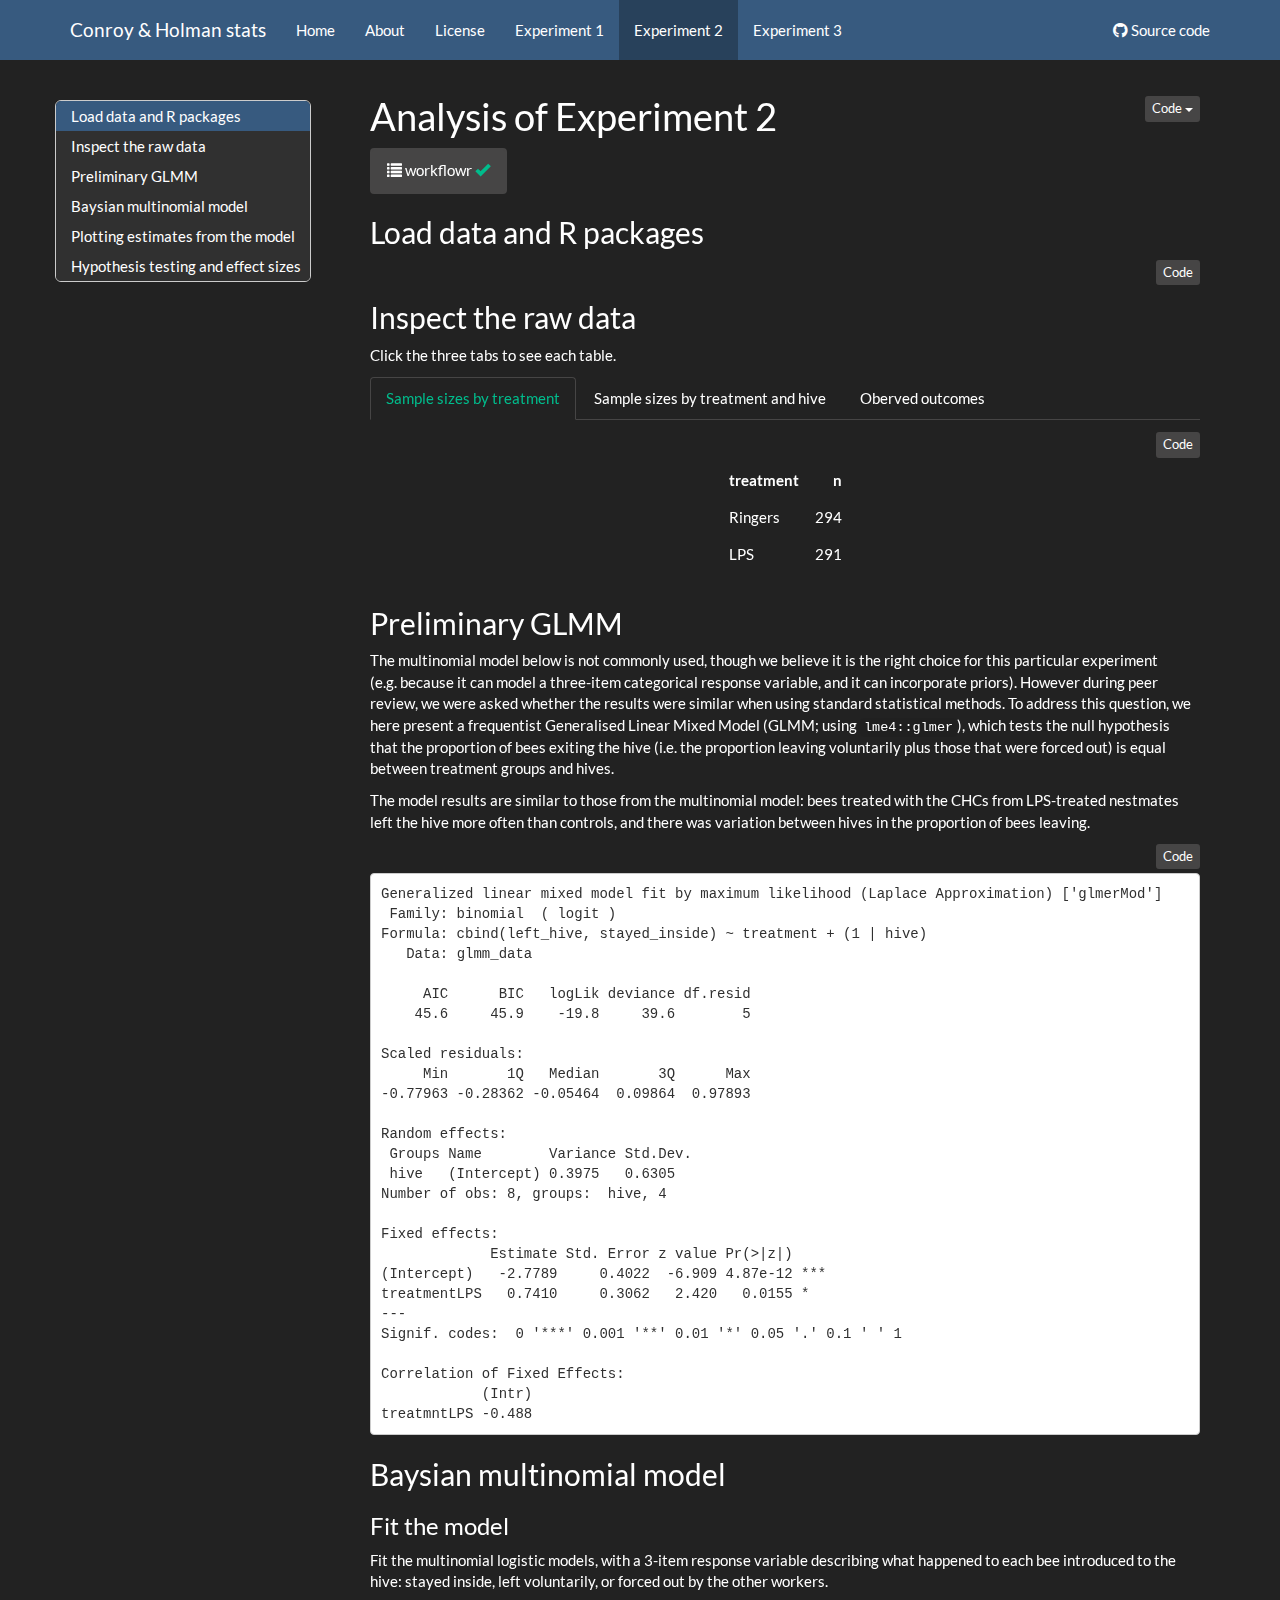
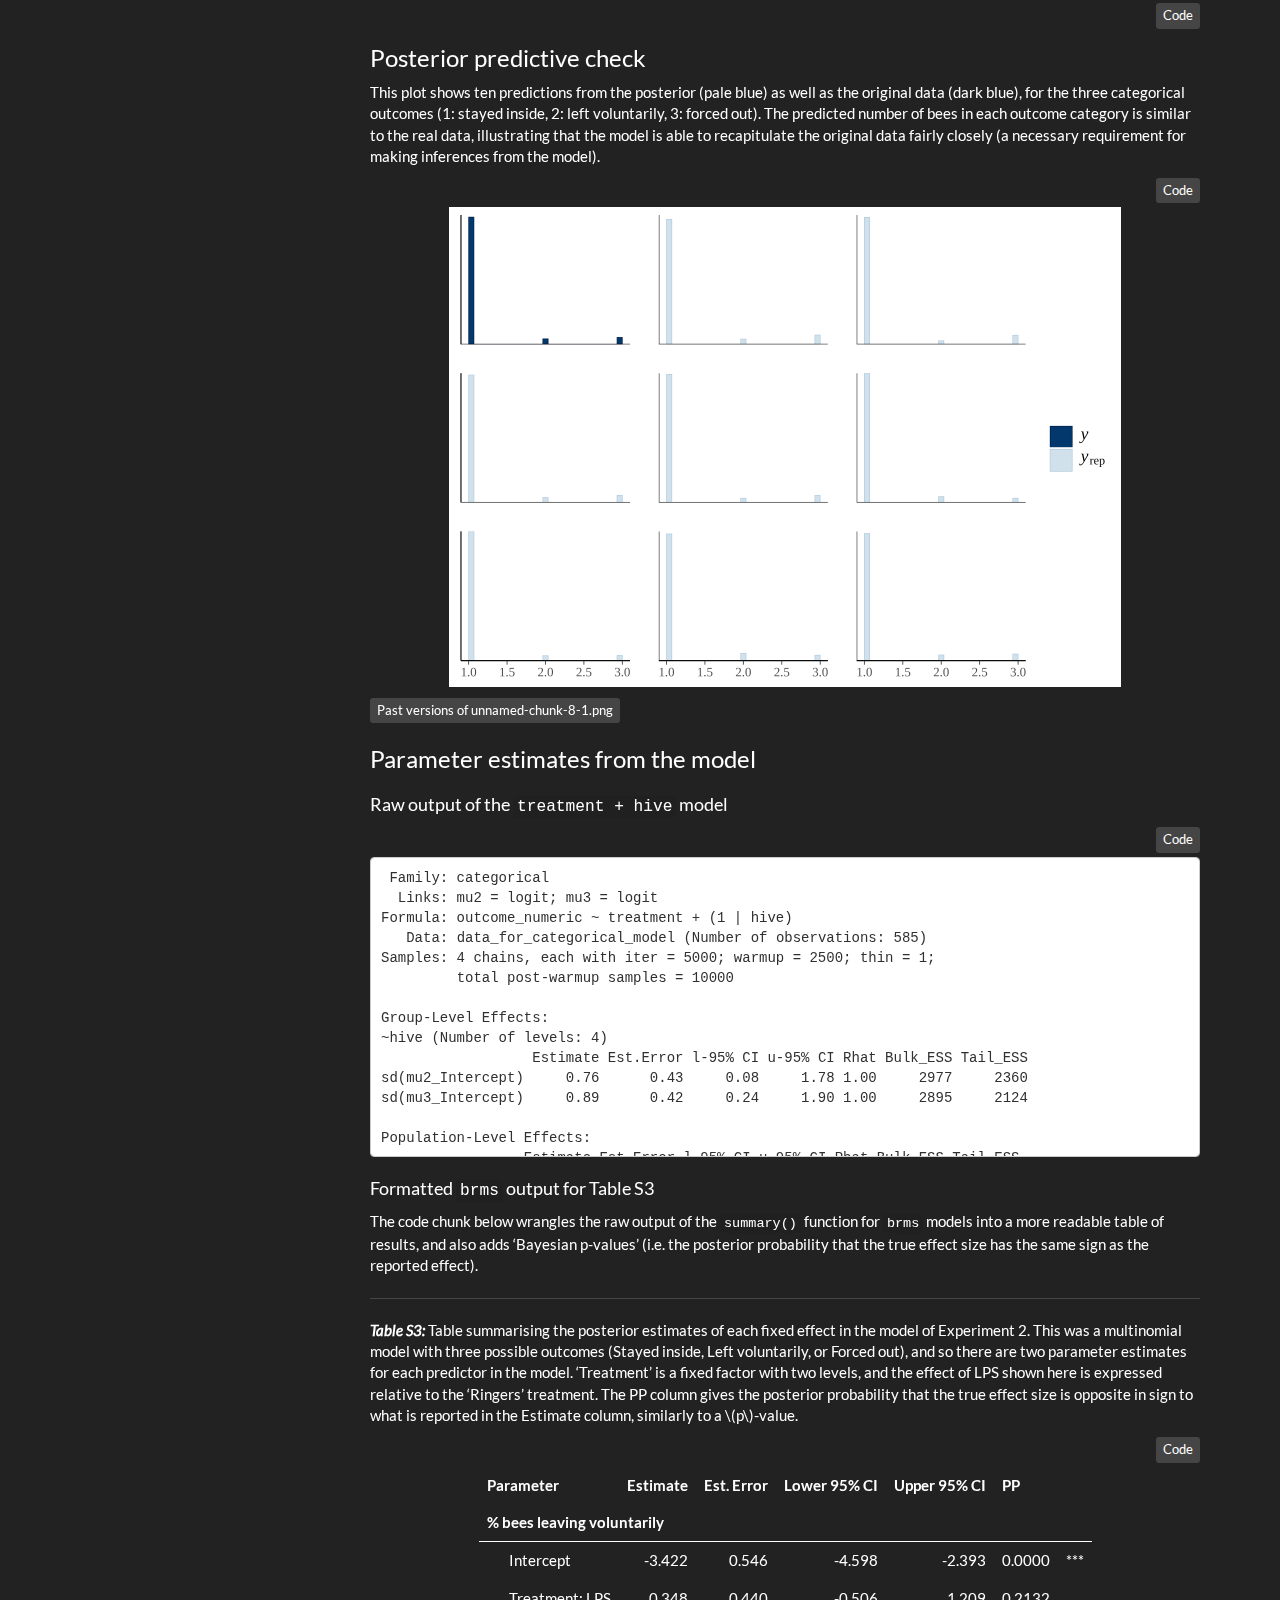
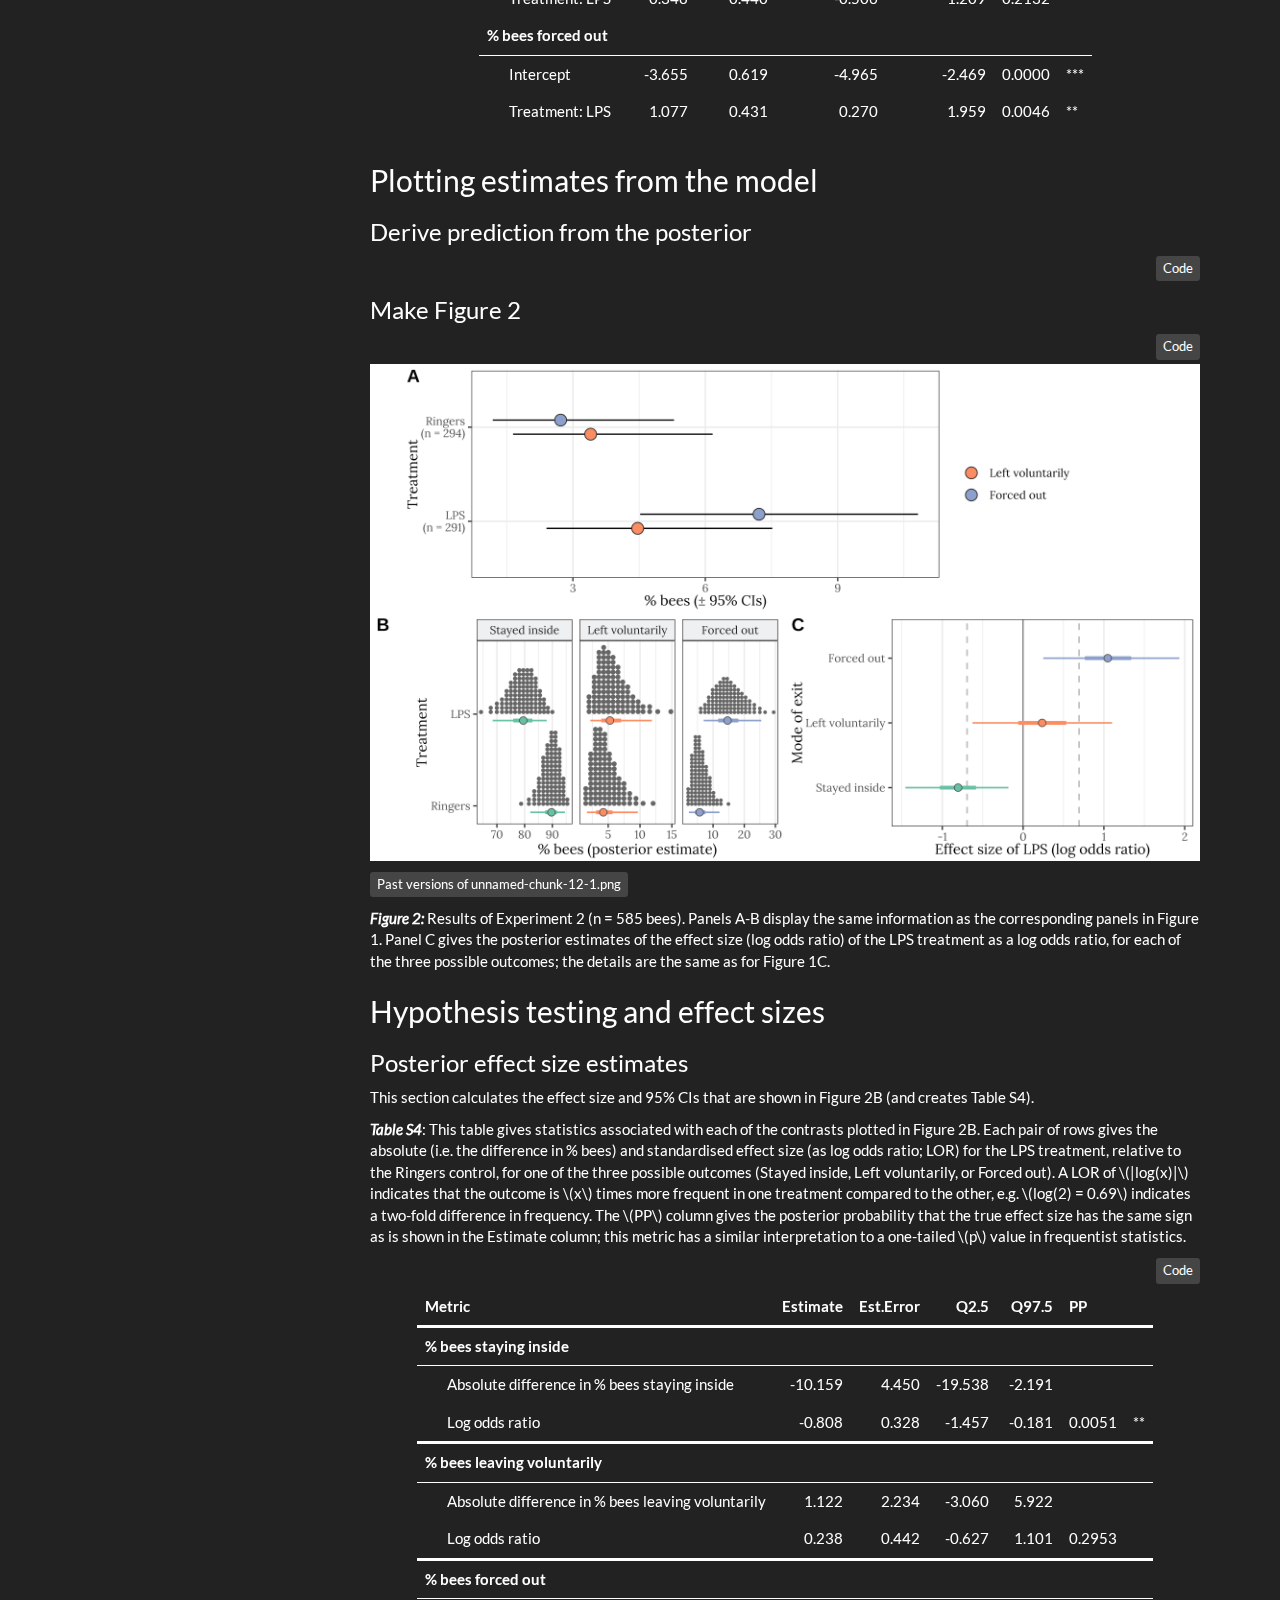
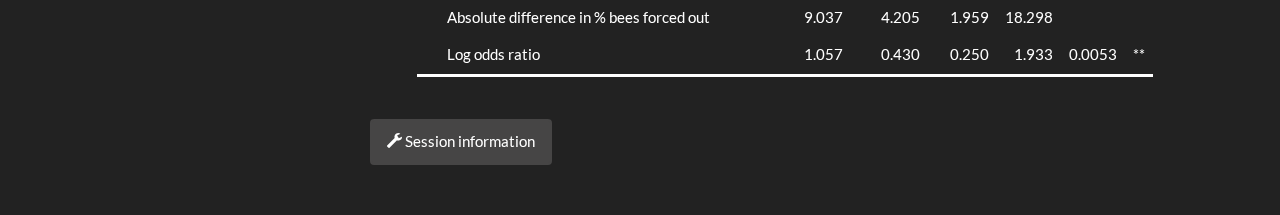
<file: docs/experiment2.html>
<!DOCTYPE html>

<html>

<head>

<meta charset="utf-8" />
<meta name="generator" content="pandoc" />
<meta http-equiv="X-UA-Compatible" content="IE=EDGE" />




<title>Analysis of Experiment 2</title>

<script src="site_libs/jquery-3.5.0/jquery-3.5.0.min.js"></script>
<meta name="viewport" content="width=device-width, initial-scale=1" />
<link href="site_libs/bootstrap-3.3.5/css/darkly.min.css" rel="stylesheet" />
<script src="site_libs/bootstrap-3.3.5/js/bootstrap.min.js"></script>
<script src="site_libs/bootstrap-3.3.5/shim/html5shiv.min.js"></script>
<script src="site_libs/bootstrap-3.3.5/shim/respond.min.js"></script>
<style>h1 {font-size: 34px;}
       h1.title {font-size: 38px;}
       h2 {font-size: 30px;}
       h3 {font-size: 24px;}
       h4 {font-size: 18px;}
       h5 {font-size: 16px;}
       h6 {font-size: 12px;}
       code {color: inherit; background-color: rgba(0, 0, 0, 0.04);}
       pre:not([class]) { background-color: white }</style>
<script src="site_libs/jqueryui-1.11.4/jquery-ui.min.js"></script>
<link href="site_libs/tocify-1.9.1/jquery.tocify.css" rel="stylesheet" />
<script src="site_libs/tocify-1.9.1/jquery.tocify.js"></script>
<script src="site_libs/navigation-1.1/tabsets.js"></script>
<script src="site_libs/navigation-1.1/codefolding.js"></script>
<link href="site_libs/highlightjs-9.12.0/textmate.css" rel="stylesheet" />
<script src="site_libs/highlightjs-9.12.0/highlight.js"></script>
<script src="site_libs/kePrint-0.0.1/kePrint.js"></script>
<link href="site_libs/lightable-0.0.1/lightable.css" rel="stylesheet" />
<link href="site_libs/font-awesome-5.1.0/css/all.css" rel="stylesheet" />
<link href="site_libs/font-awesome-5.1.0/css/v4-shims.css" rel="stylesheet" />

<link rel="icon" href="https://github.com/workflowr/workflowr-assets/raw/master/img/reproducible.png">
<!-- Add a small amount of space between sections. -->
<style type="text/css">
div.section {
  padding-top: 12px;
}
</style>

<style type="text/css">
  code{white-space: pre-wrap;}
  span.smallcaps{font-variant: small-caps;}
  span.underline{text-decoration: underline;}
  div.column{display: inline-block; vertical-align: top; width: 50%;}
  div.hanging-indent{margin-left: 1.5em; text-indent: -1.5em;}
  ul.task-list{list-style: none;}
    </style>

<style type="text/css">code{white-space: pre;}</style>
<script type="text/javascript">
if (window.hljs) {
  hljs.configure({languages: []});
  hljs.initHighlightingOnLoad();
  if (document.readyState && document.readyState === "complete") {
    window.setTimeout(function() { hljs.initHighlighting(); }, 0);
  }
}
</script>








<style type = "text/css">
.main-container {
  max-width: 940px;
  margin-left: auto;
  margin-right: auto;
}
img {
  max-width:100%;
}
.tabbed-pane {
  padding-top: 12px;
}
.html-widget {
  margin-bottom: 20px;
}
button.code-folding-btn:focus {
  outline: none;
}
summary {
  display: list-item;
}
pre code {
  padding: 0;
}
</style>


<style type="text/css">
.dropdown-submenu {
  position: relative;
}
.dropdown-submenu>.dropdown-menu {
  top: 0;
  left: 100%;
  margin-top: -6px;
  margin-left: -1px;
  border-radius: 0 6px 6px 6px;
}
.dropdown-submenu:hover>.dropdown-menu {
  display: block;
}
.dropdown-submenu>a:after {
  display: block;
  content: " ";
  float: right;
  width: 0;
  height: 0;
  border-color: transparent;
  border-style: solid;
  border-width: 5px 0 5px 5px;
  border-left-color: #cccccc;
  margin-top: 5px;
  margin-right: -10px;
}
.dropdown-submenu:hover>a:after {
  border-left-color: #adb5bd;
}
.dropdown-submenu.pull-left {
  float: none;
}
.dropdown-submenu.pull-left>.dropdown-menu {
  left: -100%;
  margin-left: 10px;
  border-radius: 6px 0 6px 6px;
}
</style>

<script type="text/javascript">
// manage active state of menu based on current page
$(document).ready(function () {
  // active menu anchor
  href = window.location.pathname
  href = href.substr(href.lastIndexOf('/') + 1)
  if (href === "")
    href = "index.html";
  var menuAnchor = $('a[href="' + href + '"]');

  // mark it active
  menuAnchor.tab('show');

  // if it's got a parent navbar menu mark it active as well
  menuAnchor.closest('li.dropdown').addClass('active');

  // Navbar adjustments
  var navHeight = $(".navbar").first().height() + 15;
  var style = document.createElement('style');
  var pt = "padding-top: " + navHeight + "px; ";
  var mt = "margin-top: -" + navHeight + "px; ";
  var css = "";
  // offset scroll position for anchor links (for fixed navbar)
  for (var i = 1; i <= 6; i++) {
    css += ".section h" + i + "{ " + pt + mt + "}\n";
  }
  style.innerHTML = "body {" + pt + "padding-bottom: 40px; }\n" + css;
  document.head.appendChild(style);
});
</script>

<!-- tabsets -->

<style type="text/css">
.tabset-dropdown > .nav-tabs {
  display: inline-table;
  max-height: 500px;
  min-height: 44px;
  overflow-y: auto;
  border: 1px solid #ddd;
  border-radius: 4px;
}

.tabset-dropdown > .nav-tabs > li.active:before {
  content: "";
  font-family: 'Glyphicons Halflings';
  display: inline-block;
  padding: 10px;
  border-right: 1px solid #ddd;
}

.tabset-dropdown > .nav-tabs.nav-tabs-open > li.active:before {
  content: "&#xe258;";
  border: none;
}

.tabset-dropdown > .nav-tabs.nav-tabs-open:before {
  content: "";
  font-family: 'Glyphicons Halflings';
  display: inline-block;
  padding: 10px;
  border-right: 1px solid #ddd;
}

.tabset-dropdown > .nav-tabs > li.active {
  display: block;
}

.tabset-dropdown > .nav-tabs > li > a,
.tabset-dropdown > .nav-tabs > li > a:focus,
.tabset-dropdown > .nav-tabs > li > a:hover {
  border: none;
  display: inline-block;
  border-radius: 4px;
  background-color: transparent;
}

.tabset-dropdown > .nav-tabs.nav-tabs-open > li {
  display: block;
  float: none;
}

.tabset-dropdown > .nav-tabs > li {
  display: none;
}
</style>

<!-- code folding -->
<style type="text/css">
.code-folding-btn { margin-bottom: 4px; }
</style>



<style type="text/css">

#TOC {
  margin: 25px 0px 20px 0px;
}
@media (max-width: 768px) {
#TOC {
  position: relative;
  width: 100%;
}
}

@media print {
.toc-content {
  /* see https://github.com/w3c/csswg-drafts/issues/4434 */
  float: right;
}
}

.toc-content {
  padding-left: 30px;
  padding-right: 40px;
}

div.main-container {
  max-width: 1200px;
}

div.tocify {
  width: 20%;
  max-width: 260px;
  max-height: 85%;
}

@media (min-width: 768px) and (max-width: 991px) {
  div.tocify {
    width: 25%;
  }
}

@media (max-width: 767px) {
  div.tocify {
    width: 100%;
    max-width: none;
  }
}

.tocify ul, .tocify li {
  line-height: 20px;
}

.tocify-subheader .tocify-item {
  font-size: 0.90em;
}

.tocify .list-group-item {
  border-radius: 0px;
}


</style>



</head>

<body>


<div class="container-fluid main-container">


<!-- setup 3col/9col grid for toc_float and main content  -->
<div class="row">
<div class="col-xs-12 col-sm-4 col-md-3">
<div id="TOC" class="tocify">
</div>
</div>

<div class="toc-content col-xs-12 col-sm-8 col-md-9">




<div class="navbar navbar-default  navbar-fixed-top" role="navigation">
  <div class="container">
    <div class="navbar-header">
      <button type="button" class="navbar-toggle collapsed" data-toggle="collapse" data-target="#navbar">
        <span class="icon-bar"></span>
        <span class="icon-bar"></span>
        <span class="icon-bar"></span>
      </button>
      <a class="navbar-brand" href="index.html">Conroy & Holman stats</a>
    </div>
    <div id="navbar" class="navbar-collapse collapse">
      <ul class="nav navbar-nav">
        <li>
  <a href="index.html">Home</a>
</li>
<li>
  <a href="about.html">About</a>
</li>
<li>
  <a href="license.html">License</a>
</li>
<li>
  <a href="experiment1.html">Experiment 1</a>
</li>
<li>
  <a href="experiment2.html">Experiment 2</a>
</li>
<li>
  <a href="experiment3.html">Experiment 3</a>
</li>
      </ul>
      <ul class="nav navbar-nav navbar-right">
        <li>
  <a href="https://github.com/lukeholman/social_immunity">
    <span class="fa fa-github"></span>
     
    Source code
  </a>
</li>
      </ul>
    </div><!--/.nav-collapse -->
  </div><!--/.container -->
</div><!--/.navbar -->

<div id="header">

<div class="btn-group pull-right float-right">
<button type="button" class="btn btn-default btn-xs btn-secondary btn-sm dropdown-toggle" data-toggle="dropdown" aria-haspopup="true" aria-expanded="false"><span>Code</span> <span class="caret"></span></button>
<ul class="dropdown-menu dropdown-menu-right" style="min-width: 50px;">
<li><a id="rmd-show-all-code" href="#">Show All Code</a></li>
<li><a id="rmd-hide-all-code" href="#">Hide All Code</a></li>
</ul>
</div>



<h1 class="title toc-ignore">Analysis of Experiment 2</h1>

</div>


<p>
<button type="button" class="btn btn-default btn-workflowr btn-workflowr-report" data-toggle="collapse" data-target="#workflowr-report">
<span class="glyphicon glyphicon-list" aria-hidden="true"></span> workflowr <span class="glyphicon glyphicon-ok text-success" aria-hidden="true"></span>
</button>
</p>
<div id="workflowr-report" class="collapse">
<ul class="nav nav-tabs">
<li class="active">
<a data-toggle="tab" href="#summary">Summary</a>
</li>
<li>
<a data-toggle="tab" href="#checks"> Checks <span class="glyphicon glyphicon-ok text-success" aria-hidden="true"></span> </a>
</li>
<li>
<a data-toggle="tab" href="#versions">Past versions</a>
</li>
</ul>
<div class="tab-content">
<div id="summary" class="tab-pane fade in active">
<p>
<strong>Last updated:</strong> 2021-12-10
</p>
<p>
<strong>Checks:</strong> <span class="glyphicon glyphicon-ok text-success" aria-hidden="true"></span> 7 <span class="glyphicon glyphicon-exclamation-sign text-danger" aria-hidden="true"></span> 0
</p>
<p>
<strong>Knit directory:</strong> <code>social_immunity/</code> <span class="glyphicon glyphicon-question-sign" aria-hidden="true" title="This is the local directory in which the code in this file was executed."> </span>
</p>
<p>
This reproducible <a href="http://rmarkdown.rstudio.com">R Markdown</a> analysis was created with <a
  href="https://github.com/jdblischak/workflowr">workflowr</a> (version 1.6.2). The <em>Checks</em> tab describes the reproducibility checks that were applied when the results were created. The <em>Past versions</em> tab lists the development history.
</p>
<hr>
</div>
<div id="checks" class="tab-pane fade">
<div id="workflowr-checks" class="panel-group">
<div class="panel panel-default">
<div class="panel-heading">
<p class="panel-title">
<a data-toggle="collapse" data-parent="#workflowr-checks" href="#strongRMarkdownfilestronguptodate"> <span class="glyphicon glyphicon-ok text-success" aria-hidden="true"></span> <strong>R Markdown file:</strong> up-to-date </a>
</p>
</div>
<div id="strongRMarkdownfilestronguptodate" class="panel-collapse collapse">
<div class="panel-body">
<p>Great! Since the R Markdown file has been committed to the Git repository, you know the exact version of the code that produced these results.</p>
</div>
</div>
</div>
<div class="panel panel-default">
<div class="panel-heading">
<p class="panel-title">
<a data-toggle="collapse" data-parent="#workflowr-checks" href="#strongEnvironmentstrongempty"> <span class="glyphicon glyphicon-ok text-success" aria-hidden="true"></span> <strong>Environment:</strong> empty </a>
</p>
</div>
<div id="strongEnvironmentstrongempty" class="panel-collapse collapse">
<div class="panel-body">
<p>Great job! The global environment was empty. Objects defined in the global environment can affect the analysis in your R Markdown file in unknown ways. For reproduciblity it’s best to always run the code in an empty environment.</p>
</div>
</div>
</div>
<div class="panel panel-default">
<div class="panel-heading">
<p class="panel-title">
<a data-toggle="collapse" data-parent="#workflowr-checks" href="#strongSeedstrongcodesetseed20191017code"> <span class="glyphicon glyphicon-ok text-success" aria-hidden="true"></span> <strong>Seed:</strong> <code>set.seed(20191017)</code> </a>
</p>
</div>
<div id="strongSeedstrongcodesetseed20191017code" class="panel-collapse collapse">
<div class="panel-body">
<p>The command <code>set.seed(20191017)</code> was run prior to running the code in the R Markdown file. Setting a seed ensures that any results that rely on randomness, e.g. subsampling or permutations, are reproducible.</p>
</div>
</div>
</div>
<div class="panel panel-default">
<div class="panel-heading">
<p class="panel-title">
<a data-toggle="collapse" data-parent="#workflowr-checks" href="#strongSessioninformationstrongrecorded"> <span class="glyphicon glyphicon-ok text-success" aria-hidden="true"></span> <strong>Session information:</strong> recorded </a>
</p>
</div>
<div id="strongSessioninformationstrongrecorded" class="panel-collapse collapse">
<div class="panel-body">
<p>Great job! Recording the operating system, R version, and package versions is critical for reproducibility.</p>
</div>
</div>
</div>
<div class="panel panel-default">
<div class="panel-heading">
<p class="panel-title">
<a data-toggle="collapse" data-parent="#workflowr-checks" href="#strongCachestrongnone"> <span class="glyphicon glyphicon-ok text-success" aria-hidden="true"></span> <strong>Cache:</strong> none </a>
</p>
</div>
<div id="strongCachestrongnone" class="panel-collapse collapse">
<div class="panel-body">
<p>Nice! There were no cached chunks for this analysis, so you can be confident that you successfully produced the results during this run.</p>
</div>
</div>
</div>
<div class="panel panel-default">
<div class="panel-heading">
<p class="panel-title">
<a data-toggle="collapse" data-parent="#workflowr-checks" href="#strongFilepathsstrongrelative"> <span class="glyphicon glyphicon-ok text-success" aria-hidden="true"></span> <strong>File paths:</strong> relative </a>
</p>
</div>
<div id="strongFilepathsstrongrelative" class="panel-collapse collapse">
<div class="panel-body">
<p>Great job! Using relative paths to the files within your workflowr project makes it easier to run your code on other machines.</p>
</div>
</div>
</div>
<div class="panel panel-default">
<div class="panel-heading">
<p class="panel-title">
<a data-toggle="collapse" data-parent="#workflowr-checks" href="#strongRepositoryversionstrongahrefhttpsgithubcomlukeholmansocialimmunitytree5f0a4d8c712a816c6c21471e06bc275729dc3902targetblank5f0a4d8a"> <span class="glyphicon glyphicon-ok text-success" aria-hidden="true"></span> <strong>Repository version:</strong> <a href="https://github.com/lukeholman/social_immunity/tree/5f0a4d8c712a816c6c21471e06bc275729dc3902" target="_blank">5f0a4d8</a> </a>
</p>
</div>
<div id="strongRepositoryversionstrongahrefhttpsgithubcomlukeholmansocialimmunitytree5f0a4d8c712a816c6c21471e06bc275729dc3902targetblank5f0a4d8a" class="panel-collapse collapse">
<div class="panel-body">
<p>
Great! You are using Git for version control. Tracking code development and connecting the code version to the results is critical for reproducibility.
</p>
<p>
The results in this page were generated with repository version <a href="https://github.com/lukeholman/social_immunity/tree/5f0a4d8c712a816c6c21471e06bc275729dc3902" target="_blank">5f0a4d8</a>. See the <em>Past versions</em> tab to see a history of the changes made to the R Markdown and HTML files.
</p>
<p>
Note that you need to be careful to ensure that all relevant files for the analysis have been committed to Git prior to generating the results (you can use <code>wflow_publish</code> or <code>wflow_git_commit</code>). workflowr only checks the R Markdown file, but you know if there are other scripts or data files that it depends on. Below is the status of the Git repository when the results were generated:
</p>
<pre><code>
Ignored files:
    Ignored:    .DS_Store
    Ignored:    .Rhistory
    Ignored:    .Rproj.user/
    Ignored:    code/.DS_Store
    Ignored:    code/notes from old analysis of movement.R
    Ignored:    data/.DS_Store
    Ignored:    data/movement data - not used/
    Ignored:    output/exp1_model.rds
    Ignored:    output/exp2_model.rds
    Ignored:    output/exp3_model.rds

Unstaged changes:
    Modified:   code/pdf_supp_material.pdf
    Modified:   figures/fig1.pdf
    Modified:   figures/fig2.pdf
    Modified:   figures/fig3.pdf
    Modified:   figures/tableS2.rds

</code></pre>
<p>
Note that any generated files, e.g. HTML, png, CSS, etc., are not included in this status report because it is ok for generated content to have uncommitted changes.
</p>
</div>
</div>
</div>
</div>
<hr>
</div>
<div id="versions" class="tab-pane fade">

<p>
These are the previous versions of the repository in which changes were made to the R Markdown (<code>analysis/experiment2.Rmd</code>) and HTML (<code>docs/experiment2.html</code>) files. If you’ve configured a remote Git repository (see <code>?wflow_git_remote</code>), click on the hyperlinks in the table below to view the files as they were in that past version.
</p>
<div class="table-responsive">
<table class="table table-condensed table-hover">
<thead>
<tr>
<th>
File
</th>
<th>
Version
</th>
<th>
Author
</th>
<th>
Date
</th>
<th>
Message
</th>
</tr>
</thead>
<tbody>
<tr>
<td>
Rmd
</td>
<td>
<a href="https://github.com/lukeholman/social_immunity/blob/5f0a4d8c712a816c6c21471e06bc275729dc3902/analysis/experiment2.Rmd" target="_blank">5f0a4d8</a>
</td>
<td>
lukeholman
</td>
<td>
2021-12-10
</td>
<td>
wflow_publish(“analysis/experiment2.Rmd”)
</td>
</tr>
<tr>
<td>
html
</td>
<td>
<a href="https://rawcdn.githack.com/lukeholman/social_immunity/fbfbba532260f7b029eacedeedd16cce8181722d/docs/experiment2.html" target="_blank">fbfbba5</a>
</td>
<td>
lukeholman
</td>
<td>
2021-12-10
</td>
<td>
Build site.
</td>
</tr>
<tr>
<td>
Rmd
</td>
<td>
<a href="https://github.com/lukeholman/social_immunity/blob/0a2588c41e77cbcc691112ce5accd7291886cf36/analysis/experiment2.Rmd" target="_blank">0a2588c</a>
</td>
<td>
lukeholman
</td>
<td>
2021-12-10
</td>
<td>
wflow_publish(“analysis/experiment2.Rmd”)
</td>
</tr>
<tr>
<td>
html
</td>
<td>
<a href="https://rawcdn.githack.com/lukeholman/social_immunity/fbfc8201159e83e7f66153d92e92adc3c4f4342e/docs/experiment2.html" target="_blank">fbfc820</a>
</td>
<td>
lukeholman
</td>
<td>
2021-04-28
</td>
<td>
Build site.
</td>
</tr>
<tr>
<td>
Rmd
</td>
<td>
<a href="https://github.com/lukeholman/social_immunity/blob/be8266d0819b8862f79d471f873962181242df28/analysis/experiment2.Rmd" target="_blank">be8266d</a>
</td>
<td>
lukeholman
</td>
<td>
2021-04-28
</td>
<td>
wflow_publish("analysis/*")
</td>
</tr>
<tr>
<td>
html
</td>
<td>
<a href="https://rawcdn.githack.com/lukeholman/social_immunity/af7a3ea19221873fdbee3d93cfd851378761c11f/docs/experiment2.html" target="_blank">af7a3ea</a>
</td>
<td>
lukeholman
</td>
<td>
2021-04-27
</td>
<td>
Build site.
</td>
</tr>
<tr>
<td>
html
</td>
<td>
<a href="https://rawcdn.githack.com/lukeholman/social_immunity/3e419d1303d6b62e87398c34ab3349ad21938a4f/docs/experiment2.html" target="_blank">3e419d1</a>
</td>
<td>
lukeholman
</td>
<td>
2021-04-27
</td>
<td>
Build site.
</td>
</tr>
<tr>
<td>
Rmd
</td>
<td>
<a href="https://github.com/lukeholman/social_immunity/blob/43d5c2febaea90e16f62748d1c000f1e54e09303/analysis/experiment2.Rmd" target="_blank">43d5c2f</a>
</td>
<td>
lukeholman
</td>
<td>
2021-04-27
</td>
<td>
Behav Ecol version
</td>
</tr>
<tr>
<td>
html
</td>
<td>
<a href="https://rawcdn.githack.com/lukeholman/social_immunity/5bd17258bb6b04ebe18eddc50e8f2c04009cc502/docs/experiment2.html" target="_blank">5bd1725</a>
</td>
<td>
lukeholman
</td>
<td>
2021-01-12
</td>
<td>
Build site.
</td>
</tr>
<tr>
<td>
Rmd
</td>
<td>
<a href="https://github.com/lukeholman/social_immunity/blob/62a950caabca69ad1493cfdddf9eae1dbf0c76bf/analysis/experiment2.Rmd" target="_blank">62a950c</a>
</td>
<td>
lukeholman
</td>
<td>
2021-01-12
</td>
<td>
mostly ready
</td>
</tr>
<tr>
<td>
html
</td>
<td>
<a href="https://rawcdn.githack.com/lukeholman/social_immunity/9ebe5df75d4242bf5e15a1d2a98e9928c199cc51/docs/experiment2.html" target="_blank">9ebe5df</a>
</td>
<td>
lukeholman
</td>
<td>
2021-01-12
</td>
<td>
Build site.
</td>
</tr>
<tr>
<td>
Rmd
</td>
<td>
<a href="https://github.com/lukeholman/social_immunity/blob/9c79d22c426e9451b6f58027f8d1f8775fc3f310/analysis/experiment2.Rmd" target="_blank">9c79d22</a>
</td>
<td>
lukeholman
</td>
<td>
2021-01-12
</td>
<td>
mostly ready
</td>
</tr>
<tr>
<td>
html
</td>
<td>
<a href="https://rawcdn.githack.com/lukeholman/social_immunity/939ecd06a19a25f2d28bc1d779cec2ff4b1a7001/docs/experiment2.html" target="_blank">939ecd0</a>
</td>
<td>
lukeholman
</td>
<td>
2021-01-11
</td>
<td>
Build site.
</td>
</tr>
<tr>
<td>
Rmd
</td>
<td>
<a href="https://github.com/lukeholman/social_immunity/blob/78386bb2dbe2918ba91bc5f7ce791f9a4dd70e10/analysis/experiment2.Rmd" target="_blank">78386bb</a>
</td>
<td>
lukeholman
</td>
<td>
2021-01-11
</td>
<td>
tweaks 2021
</td>
</tr>
<tr>
<td>
html
</td>
<td>
<a href="https://rawcdn.githack.com/lukeholman/social_immunity/eeb5a09dd1b3d0d4e55d1a78dbf1cc25adff6188/docs/experiment2.html" target="_blank">eeb5a09</a>
</td>
<td>
lukeholman
</td>
<td>
2020-11-30
</td>
<td>
Build site.
</td>
</tr>
<tr>
<td>
Rmd
</td>
<td>
<a href="https://github.com/lukeholman/social_immunity/blob/7aa69df3b0b7d9c2cdad501a24c1d793b4fdba40/analysis/experiment2.Rmd" target="_blank">7aa69df</a>
</td>
<td>
lukeholman
</td>
<td>
2020-11-30
</td>
<td>
Added simple models
</td>
</tr>
<tr>
<td>
html
</td>
<td>
<a href="https://rawcdn.githack.com/lukeholman/social_immunity/7131f6526f6cdb4dae31dd28936a1e99682ee349/docs/experiment2.html" target="_blank">7131f65</a>
</td>
<td>
lukeholman
</td>
<td>
2020-08-21
</td>
<td>
Build site.
</td>
</tr>
<tr>
<td>
Rmd
</td>
<td>
<a href="https://github.com/lukeholman/social_immunity/blob/c80c9781cd9f647c6f186066155b6578e9422136/analysis/experiment2.Rmd" target="_blank">c80c978</a>
</td>
<td>
lukeholman
</td>
<td>
2020-08-21
</td>
<td>
Fix summarise() warnings
</td>
</tr>
<tr>
<td>
html
</td>
<td>
<a href="https://rawcdn.githack.com/lukeholman/social_immunity/4f23e70bc3378c29ecedb4076d82eda477c38376/docs/experiment2.html" target="_blank">4f23e70</a>
</td>
<td>
lukeholman
</td>
<td>
2020-08-21
</td>
<td>
Build site.
</td>
</tr>
<tr>
<td>
Rmd
</td>
<td>
<a href="https://github.com/lukeholman/social_immunity/blob/c5c8df434eeb3dc928d5a0d9de0573cc33d7833f/analysis/experiment2.Rmd" target="_blank">c5c8df4</a>
</td>
<td>
lukeholman
</td>
<td>
2020-08-21
</td>
<td>
Minor fixes
</td>
</tr>
<tr>
<td>
html
</td>
<td>
<a href="https://rawcdn.githack.com/lukeholman/social_immunity/1bea7695be4a185dedb3ff792e5dd6c591024c51/docs/experiment2.html" target="_blank">1bea769</a>
</td>
<td>
lukeholman
</td>
<td>
2020-08-21
</td>
<td>
Build site.
</td>
</tr>
<tr>
<td>
Rmd
</td>
<td>
<a href="https://github.com/lukeholman/social_immunity/blob/d1dade39334d09c94d53e79431ba84abc14709ae/analysis/experiment2.Rmd" target="_blank">d1dade3</a>
</td>
<td>
lukeholman
</td>
<td>
2020-08-21
</td>
<td>
added supp material
</td>
</tr>
<tr>
<td>
html
</td>
<td>
<a href="https://rawcdn.githack.com/lukeholman/social_immunity/7bf607f8b85a8b8ea0aa5f4563da26925de75d30/docs/experiment2.html" target="_blank">7bf607f</a>
</td>
<td>
lukeholman
</td>
<td>
2020-05-02
</td>
<td>
Build site.
</td>
</tr>
<tr>
<td>
Rmd
</td>
<td>
<a href="https://github.com/lukeholman/social_immunity/blob/83fa522102754e16f11e167705db109506f56b1b/analysis/experiment2.Rmd" target="_blank">83fa522</a>
</td>
<td>
lukeholman
</td>
<td>
2020-05-02
</td>
<td>
tweaks
</td>
</tr>
<tr>
<td>
html
</td>
<td>
<a href="https://rawcdn.githack.com/lukeholman/social_immunity/3df58c257536d8a591ca60a900028190b9539d14/docs/experiment2.html" target="_blank">3df58c2</a>
</td>
<td>
lukeholman
</td>
<td>
2020-05-02
</td>
<td>
Build site.
</td>
</tr>
<tr>
<td>
html
</td>
<td>
<a href="https://rawcdn.githack.com/lukeholman/social_immunity/2994a4189f15a2c7e19ec7a3c6172f1293e1d7ab/docs/experiment2.html" target="_blank">2994a41</a>
</td>
<td>
lukeholman
</td>
<td>
2020-05-02
</td>
<td>
Build site.
</td>
</tr>
<tr>
<td>
html
</td>
<td>
<a href="https://rawcdn.githack.com/lukeholman/social_immunity/d1665661a9b5faf33a6592cee43bc033e812e187/docs/experiment2.html" target="_blank">d166566</a>
</td>
<td>
lukeholman
</td>
<td>
2020-05-02
</td>
<td>
Build site.
</td>
</tr>
<tr>
<td>
html
</td>
<td>
<a href="https://rawcdn.githack.com/lukeholman/social_immunity/fedef8f1cb98133bda107034211530c4aab757d0/docs/experiment2.html" target="_blank">fedef8f</a>
</td>
<td>
lukeholman
</td>
<td>
2020-05-02
</td>
<td>
Build site.
</td>
</tr>
<tr>
<td>
Rmd
</td>
<td>
<a href="https://github.com/lukeholman/social_immunity/blob/6c7445f10b973cabced3732984d981ba0a55b556/analysis/experiment2.Rmd" target="_blank">6c7445f</a>
</td>
<td>
lukeholman
</td>
<td>
2020-05-02
</td>
<td>
tweak colours
</td>
</tr>
<tr>
<td>
html
</td>
<td>
<a href="https://rawcdn.githack.com/lukeholman/social_immunity/4cb9bc15a4f0b0930ecd2c136963745306e03b1c/docs/experiment2.html" target="_blank">4cb9bc1</a>
</td>
<td>
lukeholman
</td>
<td>
2020-05-02
</td>
<td>
Build site.
</td>
</tr>
<tr>
<td>
Rmd
</td>
<td>
<a href="https://github.com/lukeholman/social_immunity/blob/14377be601304e4a3f4071130c92819c2f96c10f/analysis/experiment2.Rmd" target="_blank">14377be</a>
</td>
<td>
lukeholman
</td>
<td>
2020-05-02
</td>
<td>
tweak colours
</td>
</tr>
<tr>
<td>
html
</td>
<td>
<a href="https://rawcdn.githack.com/lukeholman/social_immunity/14377be601304e4a3f4071130c92819c2f96c10f/docs/experiment2.html" target="_blank">14377be</a>
</td>
<td>
lukeholman
</td>
<td>
2020-05-02
</td>
<td>
tweak colours
</td>
</tr>
<tr>
<td>
html
</td>
<td>
<a href="https://rawcdn.githack.com/lukeholman/social_immunity/fa8c1796047c167290e18c196f75e96506390a8a/docs/experiment2.html" target="_blank">fa8c179</a>
</td>
<td>
lukeholman
</td>
<td>
2020-05-02
</td>
<td>
Build site.
</td>
</tr>
<tr>
<td>
Rmd
</td>
<td>
<a href="https://github.com/lukeholman/social_immunity/blob/f18896809274efd96a2067f28a5636542096f06a/analysis/experiment2.Rmd" target="_blank">f188968</a>
</td>
<td>
lukeholman
</td>
<td>
2020-05-02
</td>
<td>
tweak colours
</td>
</tr>
<tr>
<td>
html
</td>
<td>
<a href="https://rawcdn.githack.com/lukeholman/social_immunity/f18896809274efd96a2067f28a5636542096f06a/docs/experiment2.html" target="_blank">f188968</a>
</td>
<td>
lukeholman
</td>
<td>
2020-05-02
</td>
<td>
tweak colours
</td>
</tr>
<tr>
<td>
html
</td>
<td>
<a href="https://rawcdn.githack.com/lukeholman/social_immunity/2227713f116ed1ac64681889e90c8cc6ca49d276/docs/experiment2.html" target="_blank">2227713</a>
</td>
<td>
lukeholman
</td>
<td>
2020-05-02
</td>
<td>
Build site.
</td>
</tr>
<tr>
<td>
Rmd
</td>
<td>
<a href="https://github.com/lukeholman/social_immunity/blob/f97baee319003e2e68d4b126433d45ae68f1cf36/analysis/experiment2.Rmd" target="_blank">f97baee</a>
</td>
<td>
lukeholman
</td>
<td>
2020-05-02
</td>
<td>
Lots of formatting changes
</td>
</tr>
<tr>
<td>
html
</td>
<td>
<a href="https://rawcdn.githack.com/lukeholman/social_immunity/f97baee319003e2e68d4b126433d45ae68f1cf36/docs/experiment2.html" target="_blank">f97baee</a>
</td>
<td>
lukeholman
</td>
<td>
2020-05-02
</td>
<td>
Lots of formatting changes
</td>
</tr>
<tr>
<td>
html
</td>
<td>
<a href="https://rawcdn.githack.com/lukeholman/social_immunity/1c9a1c35c71bf2d47ca3d239c636f1f4555f0fef/docs/experiment2.html" target="_blank">1c9a1c3</a>
</td>
<td>
lukeholman
</td>
<td>
2020-05-02
</td>
<td>
Build site.
</td>
</tr>
<tr>
<td>
Rmd
</td>
<td>
<a href="https://github.com/lukeholman/social_immunity/blob/3d21d6aaf2f90aaf412a741d0c57e80271f16203/analysis/experiment2.Rmd" target="_blank">3d21d6a</a>
</td>
<td>
lukeholman
</td>
<td>
2020-05-02
</td>
<td>
wflow_publish("*", republish = T)
</td>
</tr>
<tr>
<td>
html
</td>
<td>
<a href="https://rawcdn.githack.com/lukeholman/social_immunity/3d21d6aaf2f90aaf412a741d0c57e80271f16203/docs/experiment2.html" target="_blank">3d21d6a</a>
</td>
<td>
lukeholman
</td>
<td>
2020-05-02
</td>
<td>
wflow_publish("*", republish = T)
</td>
</tr>
<tr>
<td>
html
</td>
<td>
<a href="https://rawcdn.githack.com/lukeholman/social_immunity/93c487a585b60d272034b60c312602429aa3271b/docs/experiment2.html" target="_blank">93c487a</a>
</td>
<td>
lukeholman
</td>
<td>
2020-04-30
</td>
<td>
Build site.
</td>
</tr>
<tr>
<td>
html
</td>
<td>
<a href="https://rawcdn.githack.com/lukeholman/social_immunity/5c4519705550400b7ff326f18dce0d549ed22ff8/docs/experiment2.html" target="_blank">5c45197</a>
</td>
<td>
lukeholman
</td>
<td>
2020-04-30
</td>
<td>
Build site.
</td>
</tr>
<tr>
<td>
html
</td>
<td>
<a href="https://rawcdn.githack.com/lukeholman/social_immunity/4bd75dc3297a0fe13ddc2359309131d596f112c9/docs/experiment2.html" target="_blank">4bd75dc</a>
</td>
<td>
lukeholman
</td>
<td>
2020-04-30
</td>
<td>
Build site.
</td>
</tr>
<tr>
<td>
Rmd
</td>
<td>
<a href="https://github.com/lukeholman/social_immunity/blob/12953af2118eb7a0de5ae95788383bc740ef54d1/analysis/experiment2.Rmd" target="_blank">12953af</a>
</td>
<td>
lukeholman
</td>
<td>
2020-04-30
</td>
<td>
test new theme
</td>
</tr>
<tr>
<td>
html
</td>
<td>
<a href="https://rawcdn.githack.com/lukeholman/social_immunity/12953af2118eb7a0de5ae95788383bc740ef54d1/docs/experiment2.html" target="_blank">12953af</a>
</td>
<td>
lukeholman
</td>
<td>
2020-04-30
</td>
<td>
test new theme
</td>
</tr>
<tr>
<td>
html
</td>
<td>
<a href="https://rawcdn.githack.com/lukeholman/social_immunity/d6437a5f885d83b7b0dfa91f632d41d691289ab4/docs/experiment2.html" target="_blank">d6437a5</a>
</td>
<td>
lukeholman
</td>
<td>
2020-04-25
</td>
<td>
Build site.
</td>
</tr>
<tr>
<td>
html
</td>
<td>
<a href="https://rawcdn.githack.com/lukeholman/social_immunity/e58e720a51930b1558b3d5b506c1aa253636a6e5/docs/experiment2.html" target="_blank">e58e720</a>
</td>
<td>
lukeholman
</td>
<td>
2020-04-25
</td>
<td>
Build site.
</td>
</tr>
<tr>
<td>
html
</td>
<td>
<a href="https://rawcdn.githack.com/lukeholman/social_immunity/71b61606c2c4ca843d6a5ae1ab7d8ec2637b4935/docs/experiment2.html" target="_blank">71b6160</a>
</td>
<td>
lukeholman
</td>
<td>
2020-04-25
</td>
<td>
Build site.
</td>
</tr>
<tr>
<td>
Rmd
</td>
<td>
<a href="https://github.com/lukeholman/social_immunity/blob/76a317d13b282950bf19f6f502ac857d4406fd2d/analysis/experiment2.Rmd" target="_blank">76a317d</a>
</td>
<td>
lukeholman
</td>
<td>
2020-04-25
</td>
<td>
tweaks
</td>
</tr>
<tr>
<td>
html
</td>
<td>
<a href="https://rawcdn.githack.com/lukeholman/social_immunity/2235ae45f5172d02b309ea28831bc1759c111926/docs/experiment2.html" target="_blank">2235ae4</a>
</td>
<td>
lukeholman
</td>
<td>
2020-04-25
</td>
<td>
Build site.
</td>
</tr>
<tr>
<td>
Rmd
</td>
<td>
<a href="https://github.com/lukeholman/social_immunity/blob/99649a7a9ef820b67ec6ba211f1f28b816c14e21/analysis/experiment2.Rmd" target="_blank">99649a7</a>
</td>
<td>
lukeholman
</td>
<td>
2020-04-25
</td>
<td>
tweaks
</td>
</tr>
<tr>
<td>
html
</td>
<td>
<a href="https://rawcdn.githack.com/lukeholman/social_immunity/99649a7a9ef820b67ec6ba211f1f28b816c14e21/docs/experiment2.html" target="_blank">99649a7</a>
</td>
<td>
lukeholman
</td>
<td>
2020-04-25
</td>
<td>
tweaks
</td>
</tr>
<tr>
<td>
html
</td>
<td>
<a href="https://rawcdn.githack.com/lukeholman/social_immunity/0ede6e3f36a44f7fd5170f56dfd8615691278b79/docs/experiment2.html" target="_blank">0ede6e3</a>
</td>
<td>
lukeholman
</td>
<td>
2020-04-24
</td>
<td>
Build site.
</td>
</tr>
<tr>
<td>
Rmd
</td>
<td>
<a href="https://github.com/lukeholman/social_immunity/blob/a1f8dc23d961740443b360d082aea9f0e23226fa/analysis/experiment2.Rmd" target="_blank">a1f8dc2</a>
</td>
<td>
lukeholman
</td>
<td>
2020-04-24
</td>
<td>
tweaks
</td>
</tr>
<tr>
<td>
html
</td>
<td>
<a href="https://rawcdn.githack.com/lukeholman/social_immunity/8c3b471bcdb8a8ee8911bb2a1ea753bcf306279f/docs/experiment2.html" target="_blank">8c3b471</a>
</td>
<td>
lukeholman
</td>
<td>
2020-04-21
</td>
<td>
Build site.
</td>
</tr>
<tr>
<td>
Rmd
</td>
<td>
<a href="https://github.com/lukeholman/social_immunity/blob/1ce9e19446a3c5559528bd2605aef694c373efa0/analysis/experiment2.Rmd" target="_blank">1ce9e19</a>
</td>
<td>
lukeholman
</td>
<td>
2020-04-21
</td>
<td>
First commit 2020
</td>
</tr>
<tr>
<td>
html
</td>
<td>
<a href="https://rawcdn.githack.com/lukeholman/social_immunity/1ce9e19446a3c5559528bd2605aef694c373efa0/docs/experiment2.html" target="_blank">1ce9e19</a>
</td>
<td>
lukeholman
</td>
<td>
2020-04-21
</td>
<td>
First commit 2020
</td>
</tr>
<tr>
<td>
Rmd
</td>
<td>
<a href="https://github.com/lukeholman/social_immunity/blob/aae65cfb1436802ba2a4d3ed194b2888e7e659f7/analysis/experiment2.Rmd" target="_blank">aae65cf</a>
</td>
<td>
lukeholman
</td>
<td>
2019-10-17
</td>
<td>
First commit
</td>
</tr>
<tr>
<td>
html
</td>
<td>
<a href="https://rawcdn.githack.com/lukeholman/social_immunity/aae65cfb1436802ba2a4d3ed194b2888e7e659f7/docs/experiment2.html" target="_blank">aae65cf</a>
</td>
<td>
lukeholman
</td>
<td>
2019-10-17
</td>
<td>
First commit
</td>
</tr>
</tbody>
</table>
</div>
<hr>
</div>
</div>
</div>
<div id="load-data-and-r-packages" class="section level2">
<h2>Load data and R packages</h2>
<pre class="r"><code># All but 1 of these packages can be easily installed from CRAN.
# However it was harder to install the showtext package. On Mac, I did this:
# installed &#39;homebrew&#39; using Terminal: ruby -e &quot;$(curl -fsSL https://raw.githubusercontent.com/Homebrew/install/master/install)&quot; 
# installed &#39;libpng&#39; using Terminal: brew install libpng
# installed &#39;showtext&#39; in R using: devtools::install_github(&quot;yixuan/showtext&quot;)  
library(showtext)

library(brms)
library(lme4)
library(bayesplot)
library(tidyverse)
library(gridExtra)
library(kableExtra)
library(bayestestR)
library(tidybayes)
library(cowplot)
library(car)
source(&quot;code/helper_functions.R&quot;)

# set up nice font for figure
nice_font &lt;- &quot;Lora&quot;
font_add_google(name = nice_font, family = nice_font, regular.wt = 400, bold.wt = 700)
showtext_auto()

exp2_treatments &lt;- c(&quot;Ringers&quot;, &quot;LPS&quot;)

durations &lt;- read_csv(&quot;data/data_collection_sheets/experiment_durations.csv&quot;) %&gt;%
  filter(experiment == 2) %&gt;% select(-experiment)

outcome_tally &lt;- read_csv(file = &quot;data/clean_data/experiment_2_outcome_tally.csv&quot;) %&gt;%
  mutate(
    outcome = str_replace_all(outcome, &quot;Stayed inside the hive&quot;, &quot;Stayed inside&quot;),
    outcome = str_replace_all(outcome, &quot;Left of own volition&quot;, &quot;Left voluntarily&quot;),
    outcome = factor(outcome, levels = c(&quot;Stayed inside&quot;, &quot;Left voluntarily&quot;, &quot;Forced out&quot;)),
         treatment = str_replace_all(treatment, &quot;Ringer CHC&quot;, &quot;Ringers&quot;),
         treatment = str_replace_all(treatment, &quot;LPS CHC&quot;, &quot;LPS&quot;),
         treatment = factor(treatment, levels = exp2_treatments))

# Re-formatted version of the same data, where each row is an individual bee. We need this format to run the brms model.
data_for_categorical_model &lt;- outcome_tally %&gt;%
  mutate(id = 1:n()) %&gt;%
  split(.$id) %&gt;%
  map(function(x){
    if(x$n[1] == 0) return(NULL)
    data.frame(
      treatment = x$treatment[1],
      hive = x$hive[1],
      colour = x$colour[1],
      outcome = rep(x$outcome[1], x$n))
  }) %&gt;% do.call(&quot;rbind&quot;, .) %&gt;% as_tibble() %&gt;%
  arrange(hive, treatment) %&gt;%
  mutate(outcome_numeric = as.numeric(outcome),
         hive = as.character(hive),
         treatment = factor(treatment, levels = exp2_treatments)) %&gt;%
  left_join(durations, by = &quot;hive&quot;) %&gt;%
  mutate(hive = C(factor(hive), sum))  # use &quot;sum coding&quot; for hive, since there is no obvious reference level</code></pre>
</div>
<div id="inspect-the-raw-data" class="section level2 tabset tabset-fade">
<h2>Inspect the raw data</h2>
<p>Click the three tabs to see each table.</p>
<div id="sample-sizes-by-treatment" class="section level3">
<h3>Sample sizes by treatment</h3>
<pre class="r"><code>sample_sizes &lt;- data_for_categorical_model %&gt;%
  group_by(treatment) %&gt;%
  summarise(n = n(), .groups = &quot;drop&quot;) 

sample_sizes %&gt;%
  kable() %&gt;% kable_styling(full_width = FALSE)</code></pre>
<table class="table" style="width: auto !important; margin-left: auto; margin-right: auto;">
<thead>
<tr>
<th style="text-align:left;">
treatment
</th>
<th style="text-align:right;">
n
</th>
</tr>
</thead>
<tbody>
<tr>
<td style="text-align:left;">
Ringers
</td>
<td style="text-align:right;">
294
</td>
</tr>
<tr>
<td style="text-align:left;">
LPS
</td>
<td style="text-align:right;">
291
</td>
</tr>
</tbody>
</table>
</div>
<div id="sample-sizes-by-treatment-and-hive" class="section level3">
<h3>Sample sizes by treatment and hive</h3>
<pre class="r"><code>data_for_categorical_model %&gt;%
  group_by(hive, treatment) %&gt;%
  summarise(n = n(), .groups = &quot;drop&quot;) %&gt;%
  spread(treatment, n) %&gt;%
  kable() %&gt;% kable_styling(full_width = FALSE)</code></pre>
<table class="table" style="width: auto !important; margin-left: auto; margin-right: auto;">
<thead>
<tr>
<th style="text-align:left;">
hive
</th>
<th style="text-align:right;">
Ringers
</th>
<th style="text-align:right;">
LPS
</th>
</tr>
</thead>
<tbody>
<tr>
<td style="text-align:left;">
Arts
</td>
<td style="text-align:right;">
70
</td>
<td style="text-align:right;">
68
</td>
</tr>
<tr>
<td style="text-align:left;">
Garden
</td>
<td style="text-align:right;">
75
</td>
<td style="text-align:right;">
75
</td>
</tr>
<tr>
<td style="text-align:left;">
Skylab
</td>
<td style="text-align:right;">
99
</td>
<td style="text-align:right;">
100
</td>
</tr>
<tr>
<td style="text-align:left;">
Zoology
</td>
<td style="text-align:right;">
50
</td>
<td style="text-align:right;">
48
</td>
</tr>
</tbody>
</table>
</div>
<div id="oberved-outcomes" class="section level3">
<h3>Oberved outcomes</h3>
<pre class="r"><code>outcome_tally %&gt;%
  select(-colour) %&gt;% 
  spread(outcome, n) %&gt;%
  kable(digits = 3) %&gt;% kable_styling(full_width = FALSE) </code></pre>
<table class="table" style="width: auto !important; margin-left: auto; margin-right: auto;">
<thead>
<tr>
<th style="text-align:left;">
hive
</th>
<th style="text-align:left;">
treatment
</th>
<th style="text-align:right;">
Stayed inside
</th>
<th style="text-align:right;">
Left voluntarily
</th>
<th style="text-align:right;">
Forced out
</th>
</tr>
</thead>
<tbody>
<tr>
<td style="text-align:left;">
Arts
</td>
<td style="text-align:left;">
Ringers
</td>
<td style="text-align:right;">
64
</td>
<td style="text-align:right;">
5
</td>
<td style="text-align:right;">
1
</td>
</tr>
<tr>
<td style="text-align:left;">
Arts
</td>
<td style="text-align:left;">
LPS
</td>
<td style="text-align:right;">
56
</td>
<td style="text-align:right;">
5
</td>
<td style="text-align:right;">
7
</td>
</tr>
<tr>
<td style="text-align:left;">
Garden
</td>
<td style="text-align:left;">
Ringers
</td>
<td style="text-align:right;">
73
</td>
<td style="text-align:right;">
2
</td>
<td style="text-align:right;">
0
</td>
</tr>
<tr>
<td style="text-align:left;">
Garden
</td>
<td style="text-align:left;">
LPS
</td>
<td style="text-align:right;">
70
</td>
<td style="text-align:right;">
2
</td>
<td style="text-align:right;">
3
</td>
</tr>
<tr>
<td style="text-align:left;">
Skylab
</td>
<td style="text-align:left;">
Ringers
</td>
<td style="text-align:right;">
97
</td>
<td style="text-align:right;">
1
</td>
<td style="text-align:right;">
1
</td>
</tr>
<tr>
<td style="text-align:left;">
Skylab
</td>
<td style="text-align:left;">
LPS
</td>
<td style="text-align:right;">
93
</td>
<td style="text-align:right;">
2
</td>
<td style="text-align:right;">
5
</td>
</tr>
<tr>
<td style="text-align:left;">
Zoology
</td>
<td style="text-align:left;">
Ringers
</td>
<td style="text-align:right;">
42
</td>
<td style="text-align:right;">
2
</td>
<td style="text-align:right;">
6
</td>
</tr>
<tr>
<td style="text-align:left;">
Zoology
</td>
<td style="text-align:left;">
LPS
</td>
<td style="text-align:right;">
38
</td>
<td style="text-align:right;">
4
</td>
<td style="text-align:right;">
6
</td>
</tr>
</tbody>
</table>
</div>
</div>
<div id="preliminary-glmm" class="section level2">
<h2>Preliminary GLMM</h2>
<p>The multinomial model below is not commonly used, though we believe it is the right choice for this particular experiment (e.g. because it can model a three-item categorical response variable, and it can incorporate priors). However during peer review, we were asked whether the results were similar when using standard statistical methods. To address this question, we here present a frequentist Generalised Linear Mixed Model (GLMM; using <code>lme4::glmer</code>), which tests the null hypothesis that the proportion of bees exiting the hive (i.e. the proportion leaving voluntarily plus those that were forced out) is equal between treatment groups and hives.</p>
<p>The model results are similar to those from the multinomial model: bees treated with the CHCs from LPS-treated nestmates left the hive more often than controls, and there was variation between hives in the proportion of bees leaving.</p>
<pre class="r"><code>glmm_data &lt;- outcome_tally %&gt;% 
  group_by(hive, treatment, outcome) %&gt;% 
  summarise(n = sum(n)) %&gt;% 
  mutate(left = ifelse(outcome == &quot;Stayed inside&quot;, &quot;stayed_inside&quot; ,&quot;left_hive&quot;)) %&gt;% 
  group_by(hive, treatment, left) %&gt;% 
  summarise(n = sum(n)) %&gt;%
  spread(left, n)  

simple_model &lt;- glmer(
    cbind(left_hive, stayed_inside) ~ treatment + (1 | hive), 
    data = glmm_data, 
    family = &quot;binomial&quot;)
summary(simple_model)</code></pre>
<pre><code>Generalized linear mixed model fit by maximum likelihood (Laplace Approximation) [&#39;glmerMod&#39;]
 Family: binomial  ( logit )
Formula: cbind(left_hive, stayed_inside) ~ treatment + (1 | hive)
   Data: glmm_data

     AIC      BIC   logLik deviance df.resid 
    45.6     45.9    -19.8     39.6        5 

Scaled residuals: 
     Min       1Q   Median       3Q      Max 
-0.77963 -0.28362 -0.05464  0.09864  0.97893 

Random effects:
 Groups Name        Variance Std.Dev.
 hive   (Intercept) 0.3975   0.6305  
Number of obs: 8, groups:  hive, 4

Fixed effects:
             Estimate Std. Error z value Pr(&gt;|z|)    
(Intercept)   -2.7789     0.4022  -6.909 4.87e-12 ***
treatmentLPS   0.7410     0.3062   2.420   0.0155 *  
---
Signif. codes:  0 &#39;***&#39; 0.001 &#39;**&#39; 0.01 &#39;*&#39; 0.05 &#39;.&#39; 0.1 &#39; &#39; 1

Correlation of Fixed Effects:
            (Intr)
treatmntLPS -0.488</code></pre>
</div>
<div id="baysian-multinomial-model" class="section level2">
<h2>Baysian multinomial model</h2>
<div id="fit-the-model" class="section level3">
<h3>Fit the model</h3>
<p>Fit the multinomial logistic models, with a 3-item response variable describing what happened to each bee introduced to the hive: stayed inside, left voluntarily, or forced out by the other workers.</p>
<pre class="r"><code>if(!file.exists(&quot;output/exp2_model.rds&quot;)){
  
  prior &lt;- c(set_prior(&quot;normal(0, 3)&quot;, class = &quot;b&quot;, dpar = &quot;mu2&quot;),
             set_prior(&quot;normal(0, 3)&quot;, class = &quot;b&quot;, dpar = &quot;mu3&quot;),
             set_prior(&quot;normal(0, 1)&quot;, class = &quot;sd&quot;, dpar = &quot;mu2&quot;, group = &quot;hive&quot;),
             set_prior(&quot;normal(0, 1)&quot;, class = &quot;sd&quot;, dpar = &quot;mu3&quot;, group = &quot;hive&quot;))
  
  exp2_model &lt;- brm(
    outcome_numeric ~ treatment + (1 | hive), 
    data = data_for_categorical_model, 
    prior = prior,
    family = &quot;categorical&quot;,
    control = list(adapt_delta = 0.99),
    chains = 4, cores = 1, iter = 5000, seed = 1)
  
  saveRDS(exp2_model, &quot;output/exp2_model.rds&quot;)
}

exp2_model &lt;- readRDS(&quot;output/exp2_model.rds&quot;)</code></pre>
</div>
<div id="posterior-predictive-check" class="section level3">
<h3>Posterior predictive check</h3>
<p>This plot shows ten predictions from the posterior (pale blue) as well as the original data (dark blue), for the three categorical outcomes (1: stayed inside, 2: left voluntarily, 3: forced out). The predicted number of bees in each outcome category is similar to the real data, illustrating that the model is able to recapitulate the original data fairly closely (a necessary requirement for making inferences from the model).</p>
<pre class="r"><code>pp_check(exp2_model, type = &quot;hist&quot;, nsamples = 8)</code></pre>
<p><img src="figure/experiment2.Rmd/unnamed-chunk-8-1.png" width="672" style="display: block; margin: auto;" /></p>
<p>
<button type="button" class="btn btn-default btn-xs btn-workflowr btn-workflowr-fig" data-toggle="collapse" data-target="#fig-unnamed-chunk-8-1">
Past versions of unnamed-chunk-8-1.png
</button>
</p>
<div id="fig-unnamed-chunk-8-1" class="collapse">
<div class="table-responsive">
<table class="table table-condensed table-hover">
<thead>
<tr>
<th>
Version
</th>
<th>
Author
</th>
<th>
Date
</th>
</tr>
</thead>
<tbody>
<tr>
<td>
<a href="https://github.com/lukeholman/social_immunity/blob/fbfbba532260f7b029eacedeedd16cce8181722d/docs/figure/experiment2.Rmd/unnamed-chunk-8-1.png" target="_blank">fbfbba5</a>
</td>
<td>
lukeholman
</td>
<td>
2021-12-10
</td>
</tr>
<tr>
<td>
<a href="https://github.com/lukeholman/social_immunity/blob/8c3b471bcdb8a8ee8911bb2a1ea753bcf306279f/docs/figure/experiment2.Rmd/unnamed-chunk-8-1.png" target="_blank">8c3b471</a>
</td>
<td>
lukeholman
</td>
<td>
2020-04-21
</td>
</tr>
<tr>
<td>
<a href="https://github.com/lukeholman/social_immunity/blob/aae65cfb1436802ba2a4d3ed194b2888e7e659f7/docs/figure/experiment2.Rmd/unnamed-chunk-8-1.png" target="_blank">aae65cf</a>
</td>
<td>
lukeholman
</td>
<td>
2019-10-17
</td>
</tr>
</tbody>
</table>
</div>
</div>
</div>
<div id="parameter-estimates-from-the-model" class="section level3">
<h3>Parameter estimates from the model</h3>
<div id="raw-output-of-the-treatment-hive-model" class="section level4">
<h4>Raw output of the <code>treatment + hive</code> model</h4>
<pre class="r"><code>summary(exp2_model)</code></pre>
<pre style="max-height: 300px;"><code> Family: categorical 
  Links: mu2 = logit; mu3 = logit 
Formula: outcome_numeric ~ treatment + (1 | hive) 
   Data: data_for_categorical_model (Number of observations: 585) 
Samples: 4 chains, each with iter = 5000; warmup = 2500; thin = 1;
         total post-warmup samples = 10000

Group-Level Effects: 
~hive (Number of levels: 4) 
                  Estimate Est.Error l-95% CI u-95% CI Rhat Bulk_ESS Tail_ESS
sd(mu2_Intercept)     0.76      0.43     0.08     1.78 1.00     2977     2360
sd(mu3_Intercept)     0.89      0.42     0.24     1.90 1.00     2895     2124

Population-Level Effects: 
                 Estimate Est.Error l-95% CI u-95% CI Rhat Bulk_ESS Tail_ESS
mu2_Intercept       -3.42      0.55    -4.60    -2.39 1.00     4199     4540
mu3_Intercept       -3.65      0.62    -4.96    -2.47 1.00     3805     4780
mu2_treatmentLPS     0.35      0.44    -0.51     1.21 1.00    10040     7134
mu3_treatmentLPS     1.08      0.43     0.27     1.96 1.00     9634     6392

Samples were drawn using sampling(NUTS). For each parameter, Bulk_ESS
and Tail_ESS are effective sample size measures, and Rhat is the potential
scale reduction factor on split chains (at convergence, Rhat = 1).</code></pre>
</div>
<div id="formatted-brms-output-for-table-s3" class="section level4">
<h4>Formatted <code>brms</code> output for Table S3</h4>
<p>The code chunk below wrangles the raw output of the <code>summary()</code> function for <code>brms</code> models into a more readable table of results, and also adds ‘Bayesian p-values’ (i.e. the posterior probability that the true effect size has the same sign as the reported effect).</p>
<hr />
<p><strong><em>Table S3:</em></strong> Table summarising the posterior estimates of each fixed effect in the model of Experiment 2. This was a multinomial model with three possible outcomes (Stayed inside, Left voluntarily, or Forced out), and so there are two parameter estimates for each predictor in the model. ‘Treatment’ is a fixed factor with two levels, and the effect of LPS shown here is expressed relative to the ‘Ringers’ treatment. The PP column gives the posterior probability that the true effect size is opposite in sign to what is reported in the Estimate column, similarly to a <span class="math inline">\(p\)</span>-value.</p>
<pre class="r"><code>tableS3 &lt;- get_fixed_effects_with_p_values(exp2_model) %&gt;% 
  mutate(mu = map_chr(str_extract_all(Parameter, &quot;mu[:digit:]&quot;), ~ .x[1]),
         Parameter = str_remove_all(Parameter, &quot;mu[:digit:]_&quot;),
         Parameter = str_replace_all(Parameter, &quot;treatment&quot;, &quot;Treatment: &quot;)) %&gt;%
  arrange(mu) %&gt;%
  select(-mu, -Rhat, -Bulk_ESS, -Tail_ESS) %&gt;%
  mutate(PP = format(round(PP, 4), nsmall = 4))

names(tableS3)[3:5] &lt;- c(&quot;Est. Error&quot;, &quot;Lower 95% CI&quot;, &quot;Upper 95% CI&quot;)

saveRDS(tableS3, file = &quot;figures/tableS3.rds&quot;)

tableS3 %&gt;%
  kable(digits = 3) %&gt;% 
  kable_styling(full_width = FALSE) %&gt;%
  pack_rows(&quot;% bees leaving voluntarily&quot;, 1, 2) %&gt;%
  pack_rows(&quot;% bees forced out&quot;, 3, 4)</code></pre>
<table class="table" style="width: auto !important; margin-left: auto; margin-right: auto;">
<thead>
<tr>
<th style="text-align:left;">
Parameter
</th>
<th style="text-align:right;">
Estimate
</th>
<th style="text-align:right;">
Est. Error
</th>
<th style="text-align:right;">
Lower 95% CI
</th>
<th style="text-align:right;">
Upper 95% CI
</th>
<th style="text-align:left;">
PP
</th>
<th style="text-align:left;">
</th>
</tr>
</thead>
<tbody>
<tr grouplength="2">
<td colspan="7" style="border-bottom: 1px solid;">
<strong>% bees leaving voluntarily</strong>
</td>
</tr>
<tr>
<td style="text-align:left;padding-left: 2em;" indentlevel="1">
Intercept
</td>
<td style="text-align:right;">
-3.422
</td>
<td style="text-align:right;">
0.546
</td>
<td style="text-align:right;">
-4.598
</td>
<td style="text-align:right;">
-2.393
</td>
<td style="text-align:left;">
0.0000
</td>
<td style="text-align:left;">
***
</td>
</tr>
<tr>
<td style="text-align:left;padding-left: 2em;" indentlevel="1">
Treatment: LPS
</td>
<td style="text-align:right;">
0.348
</td>
<td style="text-align:right;">
0.440
</td>
<td style="text-align:right;">
-0.506
</td>
<td style="text-align:right;">
1.209
</td>
<td style="text-align:left;">
0.2132
</td>
<td style="text-align:left;">
</td>
</tr>
<tr grouplength="2">
<td colspan="7" style="border-bottom: 1px solid;">
<strong>% bees forced out</strong>
</td>
</tr>
<tr>
<td style="text-align:left;padding-left: 2em;" indentlevel="1">
Intercept
</td>
<td style="text-align:right;">
-3.655
</td>
<td style="text-align:right;">
0.619
</td>
<td style="text-align:right;">
-4.965
</td>
<td style="text-align:right;">
-2.469
</td>
<td style="text-align:left;">
0.0000
</td>
<td style="text-align:left;">
***
</td>
</tr>
<tr>
<td style="text-align:left;padding-left: 2em;" indentlevel="1">
Treatment: LPS
</td>
<td style="text-align:right;">
1.077
</td>
<td style="text-align:right;">
0.431
</td>
<td style="text-align:right;">
0.270
</td>
<td style="text-align:right;">
1.959
</td>
<td style="text-align:left;">
0.0046
</td>
<td style="text-align:left;">
**
</td>
</tr>
</tbody>
</table>
</div>
</div>
</div>
<div id="plotting-estimates-from-the-model" class="section level2">
<h2>Plotting estimates from the model</h2>
<div id="derive-prediction-from-the-posterior" class="section level3">
<h3>Derive prediction from the posterior</h3>
<pre class="r"><code>get_posterior_preds &lt;- function(focal_hive){
  new &lt;- expand.grid(treatment = levels(data_for_categorical_model$treatment), 
                     hive = focal_hive) 
  
  preds &lt;- fitted(exp2_model, newdata = new, summary = FALSE)
  dimnames(preds) &lt;- list(NULL, paste(new$treatment, new$hive, sep = &quot;~&quot;), NULL)
  
  rbind(
    as.data.frame(preds[,, 1]) %&gt;% 
      mutate(outcome = &quot;Stayed inside&quot;, posterior_sample = 1:n()),
    as.data.frame(preds[,, 2]) %&gt;% 
      mutate(outcome = &quot;Left voluntarily&quot;, posterior_sample = 1:n()),
    as.data.frame(preds[,, 3]) %&gt;% 
      mutate(outcome = &quot;Forced out&quot;, posterior_sample = 1:n())) %&gt;%
    gather(treatment, prop, contains(&quot;~&quot;)) %&gt;%
    mutate(treatment = strsplit(treatment, split = &quot;~&quot;),
           hive = map_chr(treatment, ~ .x[2]),
           treatment = map_chr(treatment, ~ .x[1]),
           treatment = factor(treatment, c(&quot;Ringers&quot;, &quot;LPS&quot;)),
           outcome = factor(outcome, c(&quot;Stayed inside&quot;, &quot;Left voluntarily&quot;, &quot;Forced out&quot;))) %&gt;%
    arrange(treatment, outcome) %&gt;% as_tibble() %&gt;% select(-hive)
}


# plotting data for panel A: one specific hive
plotting_data &lt;- get_posterior_preds(focal_hive = &quot;Zoology&quot;)

# stats data: for comparing means across all hives
stats_data &lt;- get_posterior_preds(focal_hive = NA)</code></pre>
</div>
<div id="make-figure-2" class="section level3">
<h3>Make Figure 2</h3>
<pre class="r"><code>cols &lt;- RColorBrewer::brewer.pal(3, &quot;Set2&quot;)
panel_c_colour &lt;- &quot;#CC79A7&quot;

pd &lt;- position_dodge(.3)
raw_plot &lt;- outcome_tally %&gt;%
  group_by(treatment, outcome) %&gt;%
  summarise(n = sum(n), .groups = &quot;drop&quot;) %&gt;% mutate() %&gt;%
  group_by(treatment) %&gt;%
  mutate(total_n = sum(n),
         percent = 100 * n / sum(n),
         SE = sqrt(total_n * (percent/100) * (1-(percent/100)))) %&gt;% 
  ungroup() %&gt;%
  mutate(lowerCI = map_dbl(1:n(), ~ 100 * binom.test(n[.x], total_n[.x])$conf.int[1]),
         upperCI = map_dbl(1:n(), ~ 100 * binom.test(n[.x], total_n[.x])$conf.int[2])) %&gt;%
  filter(outcome != &quot;Stayed inside&quot;) %&gt;%
  mutate(treatment = paste(treatment, &quot;\n(n = &quot;, total_n, &quot;)&quot;, sep = &quot;&quot;),
         treatmen = factor(treatment, unique(treatment))) %&gt;% 
  ggplot(aes(treatment, percent, fill = outcome)) + 
  geom_errorbar(aes(ymin=lowerCI, ymax=upperCI), position = pd, width = 0) + 
  geom_point(stat = &quot;identity&quot;, position = pd, colour = &quot;grey15&quot;, pch = 21, size = 4) + 
  scale_fill_manual(values = cols[2:3], name = &quot;&quot;) + 
  xlab(&quot;Treatment&quot;) + ylab(&quot;% bees (\u00B1 95% CIs)&quot;) + 
  theme_bw() + 
  theme(text = element_text(family = nice_font)) + 
  coord_flip()


dot_plot &lt;- plotting_data %&gt;%
  left_join(sample_sizes, by = &quot;treatment&quot;) %&gt;%
  arrange(treatment) %&gt;%
  ggplot(aes(100 * prop, treatment)) + 
  stat_dotsh(quantiles = 100, fill = &quot;grey40&quot;, colour = &quot;grey40&quot;) + 
  stat_pointintervalh(aes(colour = outcome, fill = outcome), 
                      .width = c(0.5, 0.95),
                      position = position_nudge(y = -0.07), point_colour = &quot;grey26&quot;, pch = 21, stroke = 0.4) + 
  scale_colour_manual(values = cols) + 
  scale_fill_manual(values = cols) + 
  facet_wrap( ~ outcome, scales = &quot;free_x&quot;) + 
  xlab(&quot;% bees (posterior estimate)&quot;) + ylab(&quot;Treatment&quot;) + 
  theme_bw() + 
  coord_cartesian(ylim=c(1.4, 2.2)) + 
  theme(
    text = element_text(family = nice_font),
    strip.background = element_rect(fill = &quot;#eff0f1&quot;),
    panel.grid.major.y = element_blank(),
    legend.position = &quot;none&quot;
  ) 
  

get_log_odds &lt;- function(trt1, trt2){ # positive effect = odds of this outcome are higher for trt2 than trt1 (put control as trt1)
  log((trt2 / (1 - trt2) / (trt1 / (1 - trt1))))
}

LOR &lt;- plotting_data %&gt;%
  spread(treatment, prop) %&gt;%
  mutate(LOR = get_log_odds(Ringers, LPS)) %&gt;%
  select(posterior_sample, outcome, LOR)



LOR_plot &lt;- LOR %&gt;%
  ggplot(aes(LOR, outcome, colour = outcome)) + 
  geom_vline(xintercept = 0, size = 0.3, colour = &quot;grey20&quot;) + 
  geom_vline(xintercept = log(2), linetype = 2, size = 0.6, colour = &quot;grey&quot;) +
  geom_vline(xintercept = -log(2), linetype = 2, size = 0.6, colour = &quot;grey&quot;) +
  stat_pointintervalh(aes(colour = outcome, fill = outcome), 
                      position = position_dodge(0.4), 
                      .width = c(0.5, 0.95),
                      point_colour = &quot;grey26&quot;, pch = 21, stroke = 0.4) + 
  scale_colour_manual(values = cols) + 
  scale_fill_manual(values = cols) + 
  xlab(&quot;Effect size of LPS (log odds ratio)&quot;) + ylab(&quot;Mode of exit&quot;) + 
  theme_bw() +
  theme(
    text = element_text(family = nice_font),
    panel.grid.major.y = element_blank(),
    legend.position = &quot;none&quot;
  ) 


empty &lt;- ggplot() + theme_void()

top &lt;- cowplot::plot_grid(plotlist = list(empty, raw_plot, empty), nrow = 1, 
                          labels = c(&quot;&quot;, &quot;A&quot;, &quot;&quot;), rel_widths = c(0.035, 0.8, 0.12))

bottom &lt;- cowplot::plot_grid(
  plotlist = list(dot_plot, LOR_plot), 
  labels = c(&quot;B&quot;, &quot;C&quot;),
  nrow = 1, align = &#39;v&#39;, axis = &#39;l&#39;, 
  rel_heights = c(1.4, 1))

p &lt;- cowplot::plot_grid(top, bottom, nrow = 2, align = &#39;hv&#39;, axis = &#39;l&#39;)
ggsave(plot = p, filename = &quot;figures/fig2.pdf&quot;, height = 5.4, width = 9)
p</code></pre>
<p><img src="figure/experiment2.Rmd/unnamed-chunk-12-1.png" width="864" style="display: block; margin: auto;" /></p>
<p>
<button type="button" class="btn btn-default btn-xs btn-workflowr btn-workflowr-fig" data-toggle="collapse" data-target="#fig-unnamed-chunk-12-1">
Past versions of unnamed-chunk-12-1.png
</button>
</p>
<div id="fig-unnamed-chunk-12-1" class="collapse">
<div class="table-responsive">
<table class="table table-condensed table-hover">
<thead>
<tr>
<th>
Version
</th>
<th>
Author
</th>
<th>
Date
</th>
</tr>
</thead>
<tbody>
<tr>
<td>
<a href="https://github.com/lukeholman/social_immunity/blob/fbfbba532260f7b029eacedeedd16cce8181722d/docs/figure/experiment2.Rmd/unnamed-chunk-12-1.png" target="_blank">fbfbba5</a>
</td>
<td>
lukeholman
</td>
<td>
2021-12-10
</td>
</tr>
<tr>
<td>
<a href="https://github.com/lukeholman/social_immunity/blob/eeb5a09dd1b3d0d4e55d1a78dbf1cc25adff6188/docs/figure/experiment2.Rmd/unnamed-chunk-12-1.png" target="_blank">eeb5a09</a>
</td>
<td>
lukeholman
</td>
<td>
2020-11-30
</td>
</tr>
<tr>
<td>
<a href="https://github.com/lukeholman/social_immunity/blob/1bea7695be4a185dedb3ff792e5dd6c591024c51/docs/figure/experiment2.Rmd/unnamed-chunk-12-1.png" target="_blank">1bea769</a>
</td>
<td>
lukeholman
</td>
<td>
2020-08-21
</td>
</tr>
<tr>
<td>
<a href="https://github.com/lukeholman/social_immunity/blob/fa8c1796047c167290e18c196f75e96506390a8a/docs/figure/experiment2.Rmd/unnamed-chunk-12-1.png" target="_blank">fa8c179</a>
</td>
<td>
lukeholman
</td>
<td>
2020-05-02
</td>
</tr>
<tr>
<td>
<a href="https://github.com/lukeholman/social_immunity/blob/f18896809274efd96a2067f28a5636542096f06a/docs/figure/experiment2.Rmd/unnamed-chunk-12-1.png" target="_blank">f188968</a>
</td>
<td>
lukeholman
</td>
<td>
2020-05-02
</td>
</tr>
<tr>
<td>
<a href="https://github.com/lukeholman/social_immunity/blob/f97baee319003e2e68d4b126433d45ae68f1cf36/docs/figure/experiment2.Rmd/unnamed-chunk-12-1.png" target="_blank">f97baee</a>
</td>
<td>
lukeholman
</td>
<td>
2020-05-02
</td>
</tr>
</tbody>
</table>
</div>
</div>
<p><strong><em>Figure 2:</em></strong> Results of Experiment 2 (n = 585 bees). Panels A-B display the same information as the corresponding panels in Figure 1. Panel C gives the posterior estimates of the effect size (log odds ratio) of the LPS treatment as a log odds ratio, for each of the three possible outcomes; the details are the same as for Figure 1C.</p>
</div>
</div>
<div id="hypothesis-testing-and-effect-sizes" class="section level2">
<h2>Hypothesis testing and effect sizes</h2>
<div id="posterior-effect-size-estimates" class="section level3">
<h3>Posterior effect size estimates</h3>
<p>This section calculates the effect size and 95% CIs that are shown in Figure 2B (and creates Table S4).</p>
<p><strong><em>Table S4</em></strong>: This table gives statistics associated with each of the contrasts plotted in Figure 2B. Each pair of rows gives the absolute (i.e. the difference in % bees) and standardised effect size (as log odds ratio; LOR) for the LPS treatment, relative to the Ringers control, for one of the three possible outcomes (Stayed inside, Left voluntarily, or Forced out). A LOR of <span class="math inline">\(|log(x)|\)</span> indicates that the outcome is <span class="math inline">\(x\)</span> times more frequent in one treatment compared to the other, e.g. <span class="math inline">\(log(2) = 0.69\)</span> indicates a two-fold difference in frequency. The <span class="math inline">\(PP\)</span> column gives the posterior probability that the true effect size has the same sign as is shown in the Estimate column; this metric has a similar interpretation to a one-tailed <span class="math inline">\(p\)</span> value in frequentist statistics.</p>
<pre class="r"><code>my_summary &lt;- function(df, columns, outcome) {
  lapply(columns, function(x){
    
    p &lt;- 1 - (df %&gt;% pull(!! x) %&gt;%
                bayestestR::p_direction() %&gt;% as.numeric())
    
    df %&gt;% pull(!! x) %&gt;% posterior_summary() %&gt;% as_tibble() %&gt;% 
      mutate(PP = p, Outcome = outcome, Metric = x) %&gt;% 
      select(Outcome, Metric, everything())
  }) %&gt;% do.call(&quot;rbind&quot;, .)
}

stats_table &lt;- rbind(
  plotting_data %&gt;%
    filter(outcome == &quot;Stayed inside&quot;) %&gt;%
    spread(treatment, prop) %&gt;%
    mutate(`Absolute difference in % bees staying inside` = 100 * (LPS - Ringers),
           `Log odds ratio` = get_log_odds(Ringers, LPS)) %&gt;%
    my_summary(c(&quot;Absolute difference in % bees staying inside&quot;, 
                 &quot;Log odds ratio&quot;),
               outcome = &quot;Stayed inside&quot;) %&gt;%
    mutate(PP = c(&quot; &quot;, format(round(PP[2], 4), nsmall = 4))),
  
  plotting_data %&gt;%
    filter(outcome == &quot;Left voluntarily&quot;) %&gt;%
    spread(treatment, prop) %&gt;%
    mutate(`Absolute difference in % bees leaving voluntarily` = 100 * (LPS - Ringers),
           `Log odds ratio` = get_log_odds(Ringers, LPS)) %&gt;%
    my_summary(c(&quot;Absolute difference in % bees leaving voluntarily&quot;, 
                 &quot;Log odds ratio&quot;),
               outcome = &quot;Left voluntarily&quot;) %&gt;%
    mutate(PP = c(&quot; &quot;, format(round(PP[2], 4), nsmall = 4))),
  
  plotting_data %&gt;%
    filter(outcome == &quot;Forced out&quot;) %&gt;%
    spread(treatment, prop) %&gt;%
    mutate(`Absolute difference in % bees forced out` = 100 * (LPS - Ringers),
           `Log odds ratio` = get_log_odds(Ringers, LPS)) %&gt;%
    my_summary(c(&quot;Absolute difference in % bees forced out&quot;, 
                 &quot;Log odds ratio&quot;),
               outcome = &quot;Forced out&quot;) %&gt;%
    mutate(PP = c(&quot; &quot;, format(round(PP[2], 4), nsmall = 4))) 
) %&gt;%
  mutate(` ` = ifelse(PP &lt; 0.05, &quot;\\*&quot;, &quot;&quot;),
         ` ` = replace(` `, PP &lt; 0.01, &quot;**&quot;),
         ` ` = replace(` `, PP &lt; 0.001, &quot;***&quot;),
         ` ` = replace(` `, PP == &quot; &quot;, &quot;&quot;))

stats_table[c(2,4,6), 1] &lt;- &quot; &quot;

stats_table %&gt;%
  select(-Outcome) %&gt;% saveRDS(&quot;figures/tableS4.rds&quot;)


stats_table %&gt;%
  select(-Outcome) %&gt;%
  kable(digits = 3) %&gt;% kable_styling(full_width = FALSE) %&gt;% 
  row_spec(c(0,2,4,6), extra_css = &quot;border-bottom: solid;&quot;) %&gt;%
  pack_rows(&quot;% bees staying inside&quot;, 1, 2) %&gt;%
  pack_rows(&quot;% bees leaving voluntarily&quot;, 3, 4) %&gt;%
  pack_rows(&quot;% bees forced out&quot;, 5, 6)</code></pre>
<table class="table" style="width: auto !important; margin-left: auto; margin-right: auto;">
<thead>
<tr>
<th style="text-align:left;border-bottom: solid;">
Metric
</th>
<th style="text-align:right;border-bottom: solid;">
Estimate
</th>
<th style="text-align:right;border-bottom: solid;">
Est.Error
</th>
<th style="text-align:right;border-bottom: solid;">
Q2.5
</th>
<th style="text-align:right;border-bottom: solid;">
Q97.5
</th>
<th style="text-align:left;border-bottom: solid;">
PP
</th>
<th style="text-align:left;border-bottom: solid;">
</th>
</tr>
</thead>
<tbody>
<tr grouplength="2">
<td colspan="7" style="border-bottom: 1px solid;">
<strong>% bees staying inside</strong>
</td>
</tr>
<tr>
<td style="text-align:left;padding-left: 2em;" indentlevel="1">
Absolute difference in % bees staying inside
</td>
<td style="text-align:right;">
-10.159
</td>
<td style="text-align:right;">
4.450
</td>
<td style="text-align:right;">
-19.538
</td>
<td style="text-align:right;">
-2.191
</td>
<td style="text-align:left;">
</td>
<td style="text-align:left;">
</td>
</tr>
<tr>
<td style="text-align:left;border-bottom: solid;padding-left: 2em;" indentlevel="1">
Log odds ratio
</td>
<td style="text-align:right;border-bottom: solid;">
-0.808
</td>
<td style="text-align:right;border-bottom: solid;">
0.328
</td>
<td style="text-align:right;border-bottom: solid;">
-1.457
</td>
<td style="text-align:right;border-bottom: solid;">
-0.181
</td>
<td style="text-align:left;border-bottom: solid;">
0.0051
</td>
<td style="text-align:left;border-bottom: solid;">
**
</td>
</tr>
<tr grouplength="2">
<td colspan="7" style="border-bottom: 1px solid;">
<strong>% bees leaving voluntarily</strong>
</td>
</tr>
<tr>
<td style="text-align:left;padding-left: 2em;" indentlevel="1">
Absolute difference in % bees leaving voluntarily
</td>
<td style="text-align:right;">
1.122
</td>
<td style="text-align:right;">
2.234
</td>
<td style="text-align:right;">
-3.060
</td>
<td style="text-align:right;">
5.922
</td>
<td style="text-align:left;">
</td>
<td style="text-align:left;">
</td>
</tr>
<tr>
<td style="text-align:left;border-bottom: solid;padding-left: 2em;" indentlevel="1">
Log odds ratio
</td>
<td style="text-align:right;border-bottom: solid;">
0.238
</td>
<td style="text-align:right;border-bottom: solid;">
0.442
</td>
<td style="text-align:right;border-bottom: solid;">
-0.627
</td>
<td style="text-align:right;border-bottom: solid;">
1.101
</td>
<td style="text-align:left;border-bottom: solid;">
0.2953
</td>
<td style="text-align:left;border-bottom: solid;">
</td>
</tr>
<tr grouplength="2">
<td colspan="7" style="border-bottom: 1px solid;">
<strong>% bees forced out</strong>
</td>
</tr>
<tr>
<td style="text-align:left;padding-left: 2em;" indentlevel="1">
Absolute difference in % bees forced out
</td>
<td style="text-align:right;">
9.037
</td>
<td style="text-align:right;">
4.205
</td>
<td style="text-align:right;">
1.959
</td>
<td style="text-align:right;">
18.298
</td>
<td style="text-align:left;">
</td>
<td style="text-align:left;">
</td>
</tr>
<tr>
<td style="text-align:left;border-bottom: solid;padding-left: 2em;" indentlevel="1">
Log odds ratio
</td>
<td style="text-align:right;border-bottom: solid;">
1.057
</td>
<td style="text-align:right;border-bottom: solid;">
0.430
</td>
<td style="text-align:right;border-bottom: solid;">
0.250
</td>
<td style="text-align:right;border-bottom: solid;">
1.933
</td>
<td style="text-align:left;border-bottom: solid;">
0.0053
</td>
<td style="text-align:left;border-bottom: solid;">
**
</td>
</tr>
</tbody>
</table>
<br>
<p>
<button type="button" class="btn btn-default btn-workflowr btn-workflowr-sessioninfo" data-toggle="collapse" data-target="#workflowr-sessioninfo" style="display: block;">
<span class="glyphicon glyphicon-wrench" aria-hidden="true"></span> Session information
</button>
</p>
<div id="workflowr-sessioninfo" class="collapse">
<pre class="r"><code>sessionInfo()</code></pre>
<pre><code>R version 4.0.3 (2020-10-10)
Platform: x86_64-apple-darwin17.0 (64-bit)
Running under: macOS Catalina 10.15.7

Matrix products: default
BLAS:   /Library/Frameworks/R.framework/Versions/4.0/Resources/lib/libRblas.dylib
LAPACK: /Library/Frameworks/R.framework/Versions/4.0/Resources/lib/libRlapack.dylib

locale:
[1] en_GB.UTF-8/en_GB.UTF-8/en_GB.UTF-8/C/en_GB.UTF-8/en_GB.UTF-8

attached base packages:
[1] stats     graphics  grDevices utils     datasets  methods   base     

other attached packages:
 [1] car_3.0-8         carData_3.0-4     cowplot_1.0.0     tidybayes_2.0.3   bayestestR_0.11.5 kableExtra_1.3.4 
 [7] gridExtra_2.3     forcats_0.5.0     stringr_1.4.0     dplyr_1.0.0       purrr_0.3.4       readr_2.0.0      
[13] tidyr_1.1.0       tibble_3.0.1      ggplot2_3.3.2     tidyverse_1.3.0   bayesplot_1.7.2   lme4_1.1-23      
[19] Matrix_1.2-18     brms_2.14.4       Rcpp_1.0.4.6      showtext_0.9-2    showtextdb_3.0    sysfonts_0.8.3   
[25] workflowr_1.6.2  

loaded via a namespace (and not attached):
  [1] readxl_1.3.1         backports_1.1.7      systemfonts_0.2.2    plyr_1.8.6           igraph_1.2.5        
  [6] svUnit_1.0.3         splines_4.0.3        crosstalk_1.1.0.1    TH.data_1.0-10       rstantools_2.1.1    
 [11] inline_0.3.15        digest_0.6.25        htmltools_0.5.0      rsconnect_0.8.16     fansi_0.4.1         
 [16] magrittr_2.0.1       openxlsx_4.1.5       tzdb_0.1.2           modelr_0.1.8         RcppParallel_5.0.1  
 [21] matrixStats_0.56.0   vroom_1.5.3          svglite_1.2.3        xts_0.12-0           sandwich_2.5-1      
 [26] prettyunits_1.1.1    colorspace_1.4-1     blob_1.2.1           rvest_0.3.5          haven_2.3.1         
 [31] xfun_0.26            callr_3.4.3          crayon_1.3.4         jsonlite_1.7.0       survival_3.2-7      
 [36] zoo_1.8-8            glue_1.4.2           gtable_0.3.0         emmeans_1.4.7        webshot_0.5.2       
 [41] V8_3.4.0             pkgbuild_1.0.8       rstan_2.21.2         abind_1.4-5          scales_1.1.1        
 [46] mvtnorm_1.1-0        DBI_1.1.0            miniUI_0.1.1.1       viridisLite_0.3.0    xtable_1.8-4        
 [51] bit_1.1-15.2         foreign_0.8-80       stats4_4.0.3         StanHeaders_2.21.0-3 DT_0.13             
 [56] datawizard_0.2.1     htmlwidgets_1.5.1    httr_1.4.1           threejs_0.3.3        RColorBrewer_1.1-2  
 [61] arrayhelpers_1.1-0   ellipsis_0.3.1       farver_2.0.3         pkgconfig_2.0.3      loo_2.3.1           
 [66] dbplyr_1.4.4         labeling_0.3         tidyselect_1.1.0     rlang_0.4.6          reshape2_1.4.4      
 [71] later_1.0.0          munsell_0.5.0        cellranger_1.1.0     tools_4.0.3          cli_2.0.2           
 [76] generics_0.0.2       broom_0.5.6          ggridges_0.5.2       evaluate_0.14        fastmap_1.0.1       
 [81] yaml_2.2.1           bit64_0.9-7          processx_3.4.2       knitr_1.32           fs_1.4.1            
 [86] zip_2.1.1            nlme_3.1-149         whisker_0.4          mime_0.9             projpred_2.0.2      
 [91] xml2_1.3.2           rstudioapi_0.11      compiler_4.0.3       shinythemes_1.1.2    curl_4.3            
 [96] gamm4_0.2-6          reprex_0.3.0         statmod_1.4.34       stringi_1.5.3        highr_0.8           
[101] ps_1.3.3             Brobdingnag_1.2-6    gdtools_0.2.2        lattice_0.20-41      nloptr_1.2.2.1      
[106] markdown_1.1         shinyjs_1.1          vctrs_0.3.0          pillar_1.4.4         lifecycle_0.2.0     
[111] jquerylib_0.1.1      bridgesampling_1.0-0 estimability_1.3     data.table_1.12.8    insight_0.14.5      
[116] httpuv_1.5.3.1       R6_2.4.1             promises_1.1.0       rio_0.5.16           codetools_0.2-16    
[121] boot_1.3-25          colourpicker_1.0     MASS_7.3-53          gtools_3.8.2         assertthat_0.2.1    
[126] rprojroot_1.3-2      withr_2.2.0          shinystan_2.5.0      multcomp_1.4-13      mgcv_1.8-33         
[131] parallel_4.0.3       hms_0.5.3            grid_4.0.3           coda_0.19-3          minqa_1.2.4         
[136] rmarkdown_2.11       git2r_0.27.1         shiny_1.4.0.2        lubridate_1.7.10     base64enc_0.1-3     
[141] dygraphs_1.1.1.6    </code></pre>
</div>
</div>
</div>


<!-- Adjust MathJax settings so that all math formulae are shown using
TeX fonts only; see
http://docs.mathjax.org/en/latest/configuration.html.  This will make
the presentation more consistent at the cost of the webpage sometimes
taking slightly longer to load. Note that this only works because the
footer is added to webpages before the MathJax javascript. -->
<script type="text/x-mathjax-config">
  MathJax.Hub.Config({
    "HTML-CSS": { availableFonts: ["TeX"] }
  });
</script>


</div>
</div>

</div>

<script>

// add bootstrap table styles to pandoc tables
function bootstrapStylePandocTables() {
  $('tr.odd').parent('tbody').parent('table').addClass('table table-condensed');
}
$(document).ready(function () {
  bootstrapStylePandocTables();
});


</script>

<!-- tabsets -->

<script>
$(document).ready(function () {
  window.buildTabsets("TOC");
});

$(document).ready(function () {
  $('.tabset-dropdown > .nav-tabs > li').click(function () {
    $(this).parent().toggleClass('nav-tabs-open');
  });
});
</script>

<!-- code folding -->
<script>
$(document).ready(function () {
  window.initializeCodeFolding("hide" === "show");
});
</script>

<script>
$(document).ready(function ()  {

    // temporarily add toc-ignore selector to headers for the consistency with Pandoc
    $('.unlisted.unnumbered').addClass('toc-ignore')

    // move toc-ignore selectors from section div to header
    $('div.section.toc-ignore')
        .removeClass('toc-ignore')
        .children('h1,h2,h3,h4,h5').addClass('toc-ignore');

    // establish options
    var options = {
      selectors: "h1,h2,h3",
      theme: "bootstrap3",
      context: '.toc-content',
      hashGenerator: function (text) {
        return text.replace(/[.\\/?&!#<>]/g, '').replace(/\s/g, '_');
      },
      ignoreSelector: ".toc-ignore",
      scrollTo: 0
    };
    options.showAndHide = true;
    options.smoothScroll = true;

    // tocify
    var toc = $("#TOC").tocify(options).data("toc-tocify");
});
</script>

<!-- dynamically load mathjax for compatibility with self-contained -->
<script>
  (function () {
    var script = document.createElement("script");
    script.type = "text/javascript";
    script.src  = "https://mathjax.rstudio.com/latest/MathJax.js?config=TeX-AMS-MML_HTMLorMML";
    document.getElementsByTagName("head")[0].appendChild(script);
  })();
</script>

</body>
</html>
</file>
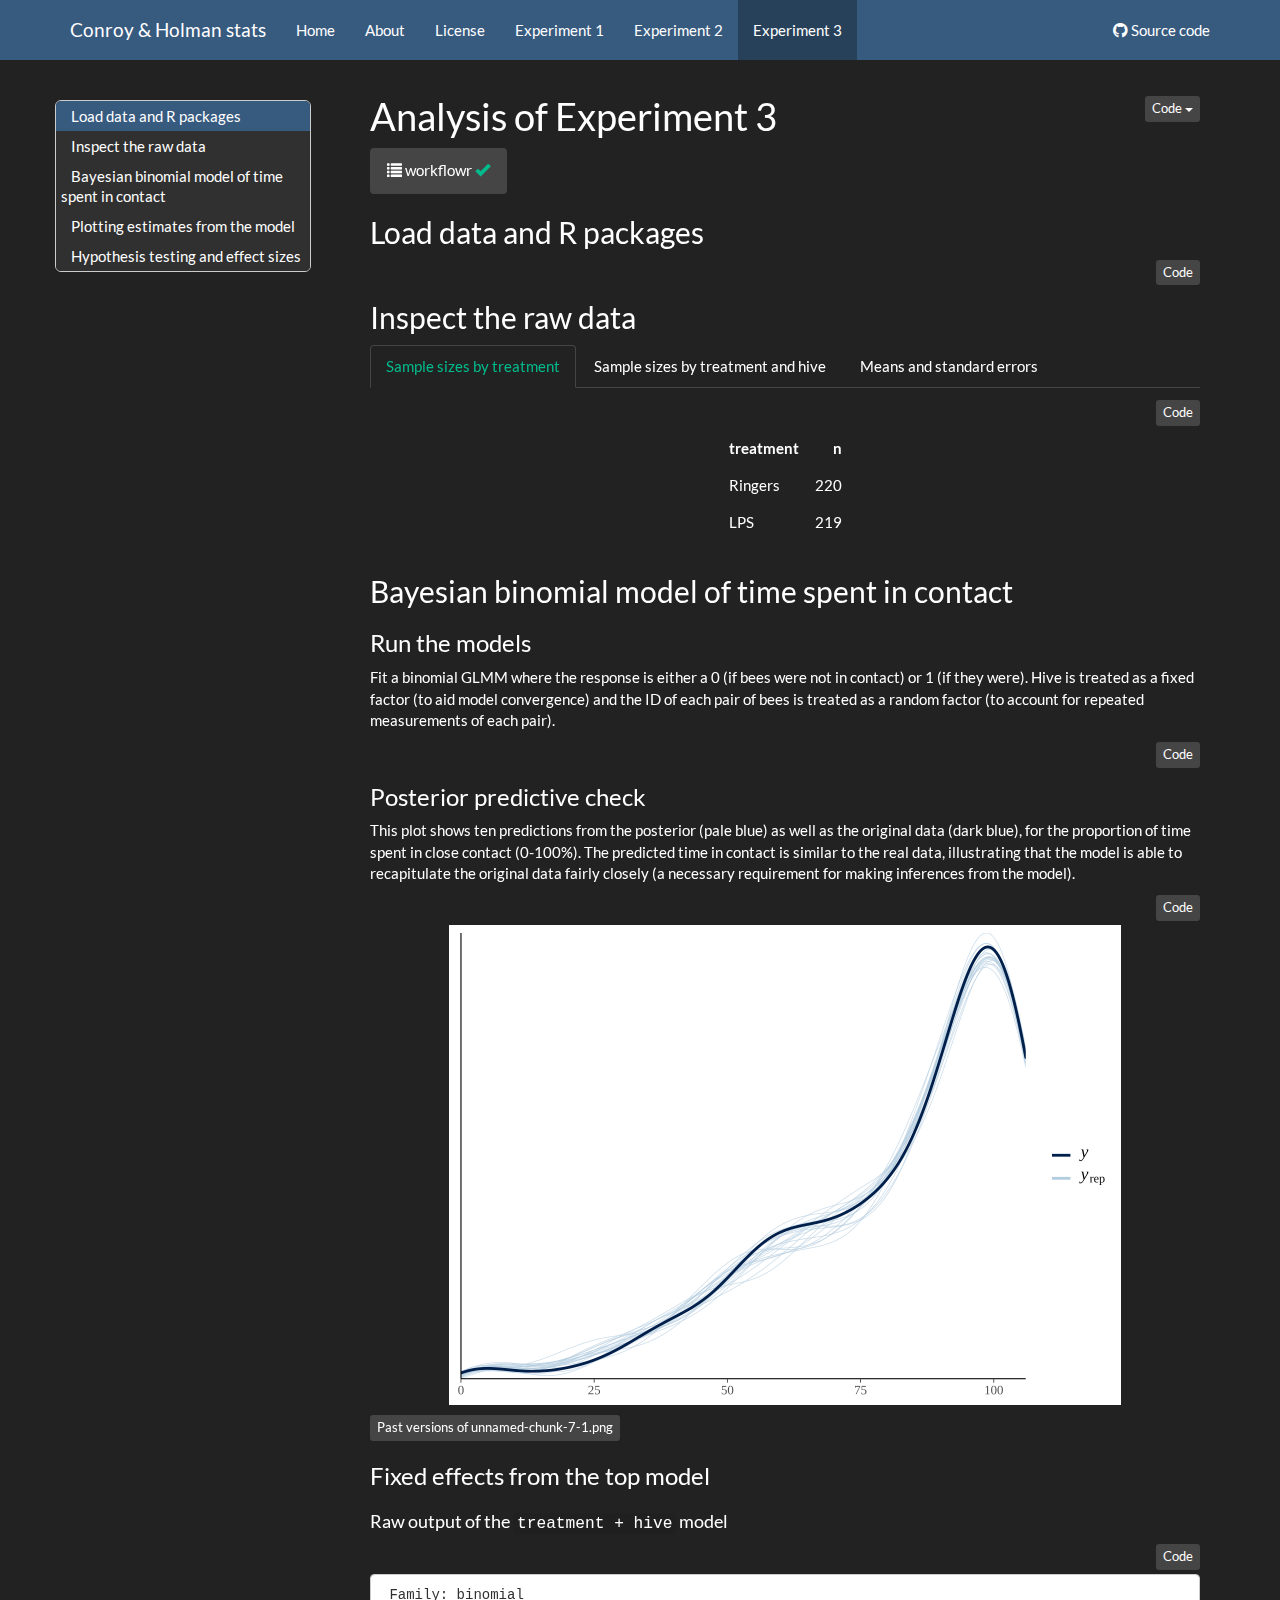
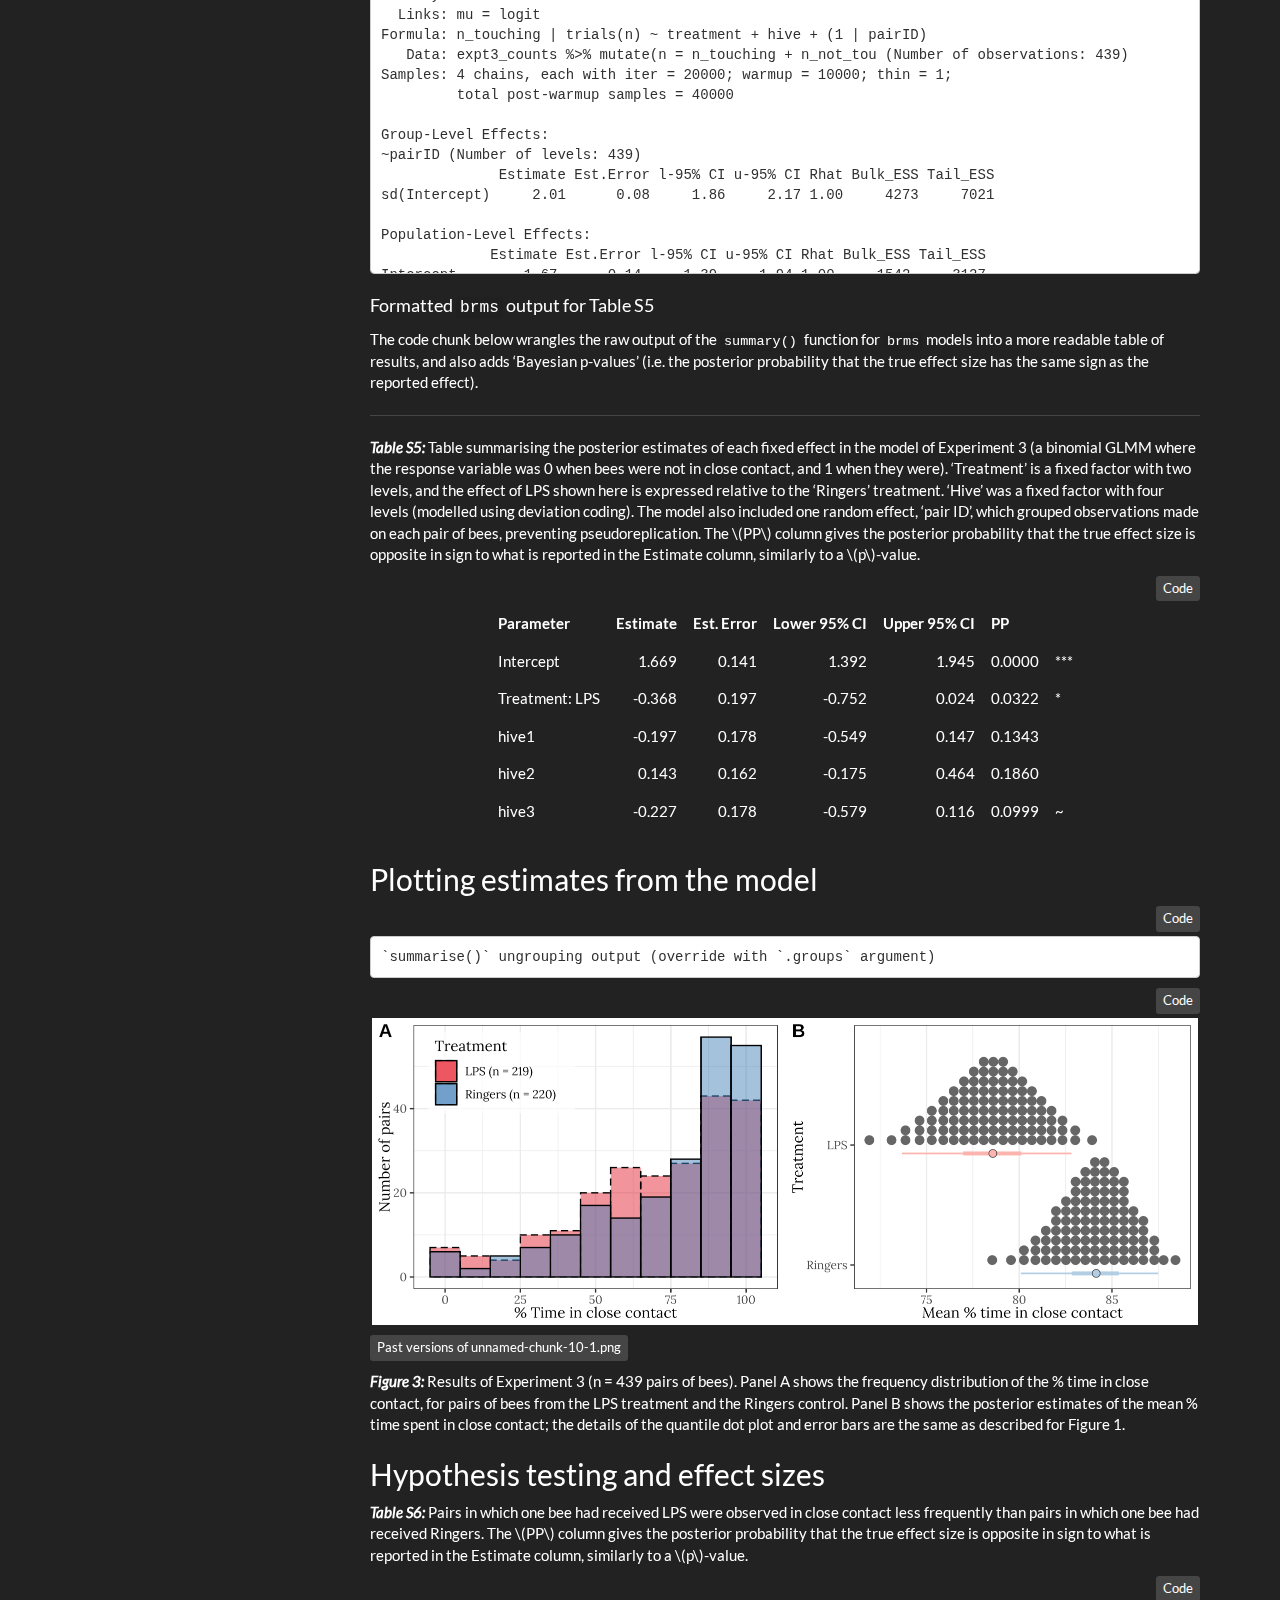
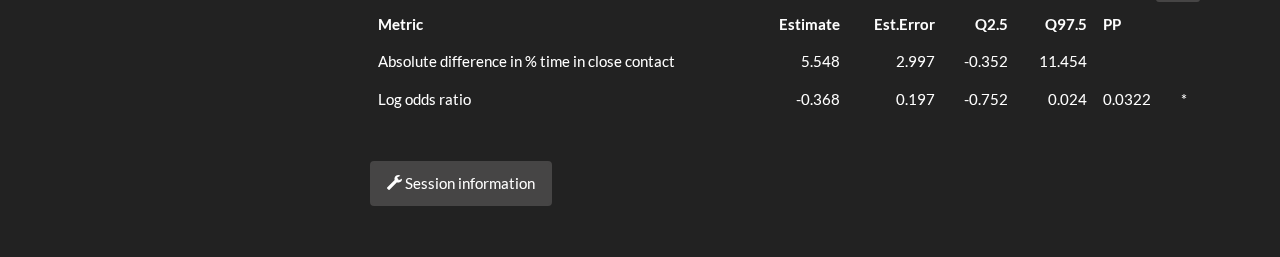
<file: docs/experiment3.html>
<!DOCTYPE html>

<html>

<head>

<meta charset="utf-8" />
<meta name="generator" content="pandoc" />
<meta http-equiv="X-UA-Compatible" content="IE=EDGE" />




<title>Analysis of Experiment 3</title>

<script src="site_libs/jquery-3.5.0/jquery-3.5.0.min.js"></script>
<meta name="viewport" content="width=device-width, initial-scale=1" />
<link href="site_libs/bootstrap-3.3.5/css/darkly.min.css" rel="stylesheet" />
<script src="site_libs/bootstrap-3.3.5/js/bootstrap.min.js"></script>
<script src="site_libs/bootstrap-3.3.5/shim/html5shiv.min.js"></script>
<script src="site_libs/bootstrap-3.3.5/shim/respond.min.js"></script>
<style>h1 {font-size: 34px;}
       h1.title {font-size: 38px;}
       h2 {font-size: 30px;}
       h3 {font-size: 24px;}
       h4 {font-size: 18px;}
       h5 {font-size: 16px;}
       h6 {font-size: 12px;}
       code {color: inherit; background-color: rgba(0, 0, 0, 0.04);}
       pre:not([class]) { background-color: white }</style>
<script src="site_libs/jqueryui-1.11.4/jquery-ui.min.js"></script>
<link href="site_libs/tocify-1.9.1/jquery.tocify.css" rel="stylesheet" />
<script src="site_libs/tocify-1.9.1/jquery.tocify.js"></script>
<script src="site_libs/navigation-1.1/tabsets.js"></script>
<script src="site_libs/navigation-1.1/codefolding.js"></script>
<link href="site_libs/highlightjs-9.12.0/textmate.css" rel="stylesheet" />
<script src="site_libs/highlightjs-9.12.0/highlight.js"></script>
<script src="site_libs/kePrint-0.0.1/kePrint.js"></script>
<link href="site_libs/lightable-0.0.1/lightable.css" rel="stylesheet" />
<link href="site_libs/font-awesome-5.1.0/css/all.css" rel="stylesheet" />
<link href="site_libs/font-awesome-5.1.0/css/v4-shims.css" rel="stylesheet" />

<link rel="icon" href="https://github.com/workflowr/workflowr-assets/raw/master/img/reproducible.png">
<!-- Add a small amount of space between sections. -->
<style type="text/css">
div.section {
  padding-top: 12px;
}
</style>

<style type="text/css">
  code{white-space: pre-wrap;}
  span.smallcaps{font-variant: small-caps;}
  span.underline{text-decoration: underline;}
  div.column{display: inline-block; vertical-align: top; width: 50%;}
  div.hanging-indent{margin-left: 1.5em; text-indent: -1.5em;}
  ul.task-list{list-style: none;}
    </style>

<style type="text/css">code{white-space: pre;}</style>
<script type="text/javascript">
if (window.hljs) {
  hljs.configure({languages: []});
  hljs.initHighlightingOnLoad();
  if (document.readyState && document.readyState === "complete") {
    window.setTimeout(function() { hljs.initHighlighting(); }, 0);
  }
}
</script>








<style type = "text/css">
.main-container {
  max-width: 940px;
  margin-left: auto;
  margin-right: auto;
}
img {
  max-width:100%;
}
.tabbed-pane {
  padding-top: 12px;
}
.html-widget {
  margin-bottom: 20px;
}
button.code-folding-btn:focus {
  outline: none;
}
summary {
  display: list-item;
}
pre code {
  padding: 0;
}
</style>


<style type="text/css">
.dropdown-submenu {
  position: relative;
}
.dropdown-submenu>.dropdown-menu {
  top: 0;
  left: 100%;
  margin-top: -6px;
  margin-left: -1px;
  border-radius: 0 6px 6px 6px;
}
.dropdown-submenu:hover>.dropdown-menu {
  display: block;
}
.dropdown-submenu>a:after {
  display: block;
  content: " ";
  float: right;
  width: 0;
  height: 0;
  border-color: transparent;
  border-style: solid;
  border-width: 5px 0 5px 5px;
  border-left-color: #cccccc;
  margin-top: 5px;
  margin-right: -10px;
}
.dropdown-submenu:hover>a:after {
  border-left-color: #adb5bd;
}
.dropdown-submenu.pull-left {
  float: none;
}
.dropdown-submenu.pull-left>.dropdown-menu {
  left: -100%;
  margin-left: 10px;
  border-radius: 6px 0 6px 6px;
}
</style>

<script type="text/javascript">
// manage active state of menu based on current page
$(document).ready(function () {
  // active menu anchor
  href = window.location.pathname
  href = href.substr(href.lastIndexOf('/') + 1)
  if (href === "")
    href = "index.html";
  var menuAnchor = $('a[href="' + href + '"]');

  // mark it active
  menuAnchor.tab('show');

  // if it's got a parent navbar menu mark it active as well
  menuAnchor.closest('li.dropdown').addClass('active');

  // Navbar adjustments
  var navHeight = $(".navbar").first().height() + 15;
  var style = document.createElement('style');
  var pt = "padding-top: " + navHeight + "px; ";
  var mt = "margin-top: -" + navHeight + "px; ";
  var css = "";
  // offset scroll position for anchor links (for fixed navbar)
  for (var i = 1; i <= 6; i++) {
    css += ".section h" + i + "{ " + pt + mt + "}\n";
  }
  style.innerHTML = "body {" + pt + "padding-bottom: 40px; }\n" + css;
  document.head.appendChild(style);
});
</script>

<!-- tabsets -->

<style type="text/css">
.tabset-dropdown > .nav-tabs {
  display: inline-table;
  max-height: 500px;
  min-height: 44px;
  overflow-y: auto;
  border: 1px solid #ddd;
  border-radius: 4px;
}

.tabset-dropdown > .nav-tabs > li.active:before {
  content: "";
  font-family: 'Glyphicons Halflings';
  display: inline-block;
  padding: 10px;
  border-right: 1px solid #ddd;
}

.tabset-dropdown > .nav-tabs.nav-tabs-open > li.active:before {
  content: "&#xe258;";
  border: none;
}

.tabset-dropdown > .nav-tabs.nav-tabs-open:before {
  content: "";
  font-family: 'Glyphicons Halflings';
  display: inline-block;
  padding: 10px;
  border-right: 1px solid #ddd;
}

.tabset-dropdown > .nav-tabs > li.active {
  display: block;
}

.tabset-dropdown > .nav-tabs > li > a,
.tabset-dropdown > .nav-tabs > li > a:focus,
.tabset-dropdown > .nav-tabs > li > a:hover {
  border: none;
  display: inline-block;
  border-radius: 4px;
  background-color: transparent;
}

.tabset-dropdown > .nav-tabs.nav-tabs-open > li {
  display: block;
  float: none;
}

.tabset-dropdown > .nav-tabs > li {
  display: none;
}
</style>

<!-- code folding -->
<style type="text/css">
.code-folding-btn { margin-bottom: 4px; }
</style>



<style type="text/css">

#TOC {
  margin: 25px 0px 20px 0px;
}
@media (max-width: 768px) {
#TOC {
  position: relative;
  width: 100%;
}
}

@media print {
.toc-content {
  /* see https://github.com/w3c/csswg-drafts/issues/4434 */
  float: right;
}
}

.toc-content {
  padding-left: 30px;
  padding-right: 40px;
}

div.main-container {
  max-width: 1200px;
}

div.tocify {
  width: 20%;
  max-width: 260px;
  max-height: 85%;
}

@media (min-width: 768px) and (max-width: 991px) {
  div.tocify {
    width: 25%;
  }
}

@media (max-width: 767px) {
  div.tocify {
    width: 100%;
    max-width: none;
  }
}

.tocify ul, .tocify li {
  line-height: 20px;
}

.tocify-subheader .tocify-item {
  font-size: 0.90em;
}

.tocify .list-group-item {
  border-radius: 0px;
}


</style>



</head>

<body>


<div class="container-fluid main-container">


<!-- setup 3col/9col grid for toc_float and main content  -->
<div class="row">
<div class="col-xs-12 col-sm-4 col-md-3">
<div id="TOC" class="tocify">
</div>
</div>

<div class="toc-content col-xs-12 col-sm-8 col-md-9">




<div class="navbar navbar-default  navbar-fixed-top" role="navigation">
  <div class="container">
    <div class="navbar-header">
      <button type="button" class="navbar-toggle collapsed" data-toggle="collapse" data-target="#navbar">
        <span class="icon-bar"></span>
        <span class="icon-bar"></span>
        <span class="icon-bar"></span>
      </button>
      <a class="navbar-brand" href="index.html">Conroy & Holman stats</a>
    </div>
    <div id="navbar" class="navbar-collapse collapse">
      <ul class="nav navbar-nav">
        <li>
  <a href="index.html">Home</a>
</li>
<li>
  <a href="about.html">About</a>
</li>
<li>
  <a href="license.html">License</a>
</li>
<li>
  <a href="experiment1.html">Experiment 1</a>
</li>
<li>
  <a href="experiment2.html">Experiment 2</a>
</li>
<li>
  <a href="experiment3.html">Experiment 3</a>
</li>
      </ul>
      <ul class="nav navbar-nav navbar-right">
        <li>
  <a href="https://github.com/lukeholman/social_immunity">
    <span class="fa fa-github"></span>
     
    Source code
  </a>
</li>
      </ul>
    </div><!--/.nav-collapse -->
  </div><!--/.container -->
</div><!--/.navbar -->

<div id="header">

<div class="btn-group pull-right float-right">
<button type="button" class="btn btn-default btn-xs btn-secondary btn-sm dropdown-toggle" data-toggle="dropdown" aria-haspopup="true" aria-expanded="false"><span>Code</span> <span class="caret"></span></button>
<ul class="dropdown-menu dropdown-menu-right" style="min-width: 50px;">
<li><a id="rmd-show-all-code" href="#">Show All Code</a></li>
<li><a id="rmd-hide-all-code" href="#">Hide All Code</a></li>
</ul>
</div>



<h1 class="title toc-ignore">Analysis of Experiment 3</h1>

</div>


<p>
<button type="button" class="btn btn-default btn-workflowr btn-workflowr-report" data-toggle="collapse" data-target="#workflowr-report">
<span class="glyphicon glyphicon-list" aria-hidden="true"></span> workflowr <span class="glyphicon glyphicon-ok text-success" aria-hidden="true"></span>
</button>
</p>
<div id="workflowr-report" class="collapse">
<ul class="nav nav-tabs">
<li class="active">
<a data-toggle="tab" href="#summary">Summary</a>
</li>
<li>
<a data-toggle="tab" href="#checks"> Checks <span class="glyphicon glyphicon-ok text-success" aria-hidden="true"></span> </a>
</li>
<li>
<a data-toggle="tab" href="#versions">Past versions</a>
</li>
</ul>
<div class="tab-content">
<div id="summary" class="tab-pane fade in active">
<p>
<strong>Last updated:</strong> 2021-12-10
</p>
<p>
<strong>Checks:</strong> <span class="glyphicon glyphicon-ok text-success" aria-hidden="true"></span> 7 <span class="glyphicon glyphicon-exclamation-sign text-danger" aria-hidden="true"></span> 0
</p>
<p>
<strong>Knit directory:</strong> <code>social_immunity/</code> <span class="glyphicon glyphicon-question-sign" aria-hidden="true" title="This is the local directory in which the code in this file was executed."> </span>
</p>
<p>
This reproducible <a href="http://rmarkdown.rstudio.com">R Markdown</a> analysis was created with <a
  href="https://github.com/jdblischak/workflowr">workflowr</a> (version 1.6.2). The <em>Checks</em> tab describes the reproducibility checks that were applied when the results were created. The <em>Past versions</em> tab lists the development history.
</p>
<hr>
</div>
<div id="checks" class="tab-pane fade">
<div id="workflowr-checks" class="panel-group">
<div class="panel panel-default">
<div class="panel-heading">
<p class="panel-title">
<a data-toggle="collapse" data-parent="#workflowr-checks" href="#strongRMarkdownfilestronguptodate"> <span class="glyphicon glyphicon-ok text-success" aria-hidden="true"></span> <strong>R Markdown file:</strong> up-to-date </a>
</p>
</div>
<div id="strongRMarkdownfilestronguptodate" class="panel-collapse collapse">
<div class="panel-body">
<p>Great! Since the R Markdown file has been committed to the Git repository, you know the exact version of the code that produced these results.</p>
</div>
</div>
</div>
<div class="panel panel-default">
<div class="panel-heading">
<p class="panel-title">
<a data-toggle="collapse" data-parent="#workflowr-checks" href="#strongEnvironmentstrongempty"> <span class="glyphicon glyphicon-ok text-success" aria-hidden="true"></span> <strong>Environment:</strong> empty </a>
</p>
</div>
<div id="strongEnvironmentstrongempty" class="panel-collapse collapse">
<div class="panel-body">
<p>Great job! The global environment was empty. Objects defined in the global environment can affect the analysis in your R Markdown file in unknown ways. For reproduciblity it’s best to always run the code in an empty environment.</p>
</div>
</div>
</div>
<div class="panel panel-default">
<div class="panel-heading">
<p class="panel-title">
<a data-toggle="collapse" data-parent="#workflowr-checks" href="#strongSeedstrongcodesetseed20191017code"> <span class="glyphicon glyphicon-ok text-success" aria-hidden="true"></span> <strong>Seed:</strong> <code>set.seed(20191017)</code> </a>
</p>
</div>
<div id="strongSeedstrongcodesetseed20191017code" class="panel-collapse collapse">
<div class="panel-body">
<p>The command <code>set.seed(20191017)</code> was run prior to running the code in the R Markdown file. Setting a seed ensures that any results that rely on randomness, e.g. subsampling or permutations, are reproducible.</p>
</div>
</div>
</div>
<div class="panel panel-default">
<div class="panel-heading">
<p class="panel-title">
<a data-toggle="collapse" data-parent="#workflowr-checks" href="#strongSessioninformationstrongrecorded"> <span class="glyphicon glyphicon-ok text-success" aria-hidden="true"></span> <strong>Session information:</strong> recorded </a>
</p>
</div>
<div id="strongSessioninformationstrongrecorded" class="panel-collapse collapse">
<div class="panel-body">
<p>Great job! Recording the operating system, R version, and package versions is critical for reproducibility.</p>
</div>
</div>
</div>
<div class="panel panel-default">
<div class="panel-heading">
<p class="panel-title">
<a data-toggle="collapse" data-parent="#workflowr-checks" href="#strongCachestrongnone"> <span class="glyphicon glyphicon-ok text-success" aria-hidden="true"></span> <strong>Cache:</strong> none </a>
</p>
</div>
<div id="strongCachestrongnone" class="panel-collapse collapse">
<div class="panel-body">
<p>Nice! There were no cached chunks for this analysis, so you can be confident that you successfully produced the results during this run.</p>
</div>
</div>
</div>
<div class="panel panel-default">
<div class="panel-heading">
<p class="panel-title">
<a data-toggle="collapse" data-parent="#workflowr-checks" href="#strongFilepathsstrongrelative"> <span class="glyphicon glyphicon-ok text-success" aria-hidden="true"></span> <strong>File paths:</strong> relative </a>
</p>
</div>
<div id="strongFilepathsstrongrelative" class="panel-collapse collapse">
<div class="panel-body">
<p>Great job! Using relative paths to the files within your workflowr project makes it easier to run your code on other machines.</p>
</div>
</div>
</div>
<div class="panel panel-default">
<div class="panel-heading">
<p class="panel-title">
<a data-toggle="collapse" data-parent="#workflowr-checks" href="#strongRepositoryversionstrongahrefhttpsgithubcomlukeholmansocialimmunitytree0ac317774a28b35c132cf1607460d60801b8f057targetblank0ac3177a"> <span class="glyphicon glyphicon-ok text-success" aria-hidden="true"></span> <strong>Repository version:</strong> <a href="https://github.com/lukeholman/social_immunity/tree/0ac317774a28b35c132cf1607460d60801b8f057" target="_blank">0ac3177</a> </a>
</p>
</div>
<div id="strongRepositoryversionstrongahrefhttpsgithubcomlukeholmansocialimmunitytree0ac317774a28b35c132cf1607460d60801b8f057targetblank0ac3177a" class="panel-collapse collapse">
<div class="panel-body">
<p>
Great! You are using Git for version control. Tracking code development and connecting the code version to the results is critical for reproducibility.
</p>
<p>
The results in this page were generated with repository version <a href="https://github.com/lukeholman/social_immunity/tree/0ac317774a28b35c132cf1607460d60801b8f057" target="_blank">0ac3177</a>. See the <em>Past versions</em> tab to see a history of the changes made to the R Markdown and HTML files.
</p>
<p>
Note that you need to be careful to ensure that all relevant files for the analysis have been committed to Git prior to generating the results (you can use <code>wflow_publish</code> or <code>wflow_git_commit</code>). workflowr only checks the R Markdown file, but you know if there are other scripts or data files that it depends on. Below is the status of the Git repository when the results were generated:
</p>
<pre><code>
Ignored files:
    Ignored:    .DS_Store
    Ignored:    .Rhistory
    Ignored:    .Rproj.user/
    Ignored:    code/.DS_Store
    Ignored:    code/notes from old analysis of movement.R
    Ignored:    data/.DS_Store
    Ignored:    data/movement data - not used/
    Ignored:    output/exp1_model.rds
    Ignored:    output/exp2_model.rds
    Ignored:    output/exp3_model.rds

Unstaged changes:
    Deleted:    code/pdf_supp_material.pdf
    Modified:   figures/fig1.pdf
    Modified:   figures/fig3.pdf
    Modified:   figures/tableS2.rds

</code></pre>
<p>
Note that any generated files, e.g. HTML, png, CSS, etc., are not included in this status report because it is ok for generated content to have uncommitted changes.
</p>
</div>
</div>
</div>
</div>
<hr>
</div>
<div id="versions" class="tab-pane fade">

<p>
These are the previous versions of the repository in which changes were made to the R Markdown (<code>analysis/experiment3.Rmd</code>) and HTML (<code>docs/experiment3.html</code>) files. If you’ve configured a remote Git repository (see <code>?wflow_git_remote</code>), click on the hyperlinks in the table below to view the files as they were in that past version.
</p>
<div class="table-responsive">
<table class="table table-condensed table-hover">
<thead>
<tr>
<th>
File
</th>
<th>
Version
</th>
<th>
Author
</th>
<th>
Date
</th>
<th>
Message
</th>
</tr>
</thead>
<tbody>
<tr>
<td>
Rmd
</td>
<td>
<a href="https://github.com/lukeholman/social_immunity/blob/0ac317774a28b35c132cf1607460d60801b8f057/analysis/experiment3.Rmd" target="_blank">0ac3177</a>
</td>
<td>
lukeholman
</td>
<td>
2021-12-10
</td>
<td>
wflow_publish(“analysis/experiment3.Rmd”)
</td>
</tr>
<tr>
<td>
html
</td>
<td>
<a href="https://rawcdn.githack.com/lukeholman/social_immunity/c7faa7bb6c6b1e16d334cbf09fbcae0040ce1a29/docs/experiment3.html" target="_blank">c7faa7b</a>
</td>
<td>
lukeholman
</td>
<td>
2021-12-10
</td>
<td>
Build site.
</td>
</tr>
<tr>
<td>
Rmd
</td>
<td>
<a href="https://github.com/lukeholman/social_immunity/blob/ae74b4541173e774dc0915d22a574044ca0dd32b/analysis/experiment3.Rmd" target="_blank">ae74b45</a>
</td>
<td>
lukeholman
</td>
<td>
2021-12-10
</td>
<td>
wflow_publish(“analysis/experiment3.Rmd”)
</td>
</tr>
<tr>
<td>
html
</td>
<td>
<a href="https://rawcdn.githack.com/lukeholman/social_immunity/8eb5a1c1deae414fb2b2d8d46e710b3d762a2e3a/docs/experiment3.html" target="_blank">8eb5a1c</a>
</td>
<td>
lukeholman
</td>
<td>
2021-12-10
</td>
<td>
Build site.
</td>
</tr>
<tr>
<td>
Rmd
</td>
<td>
<a href="https://github.com/lukeholman/social_immunity/blob/43265866305ef15519a37e4ce84d04d057cd9256/analysis/experiment3.Rmd" target="_blank">4326586</a>
</td>
<td>
lukeholman
</td>
<td>
2021-12-10
</td>
<td>
wflow_publish(“analysis/experiment3.Rmd”)
</td>
</tr>
<tr>
<td>
html
</td>
<td>
<a href="https://rawcdn.githack.com/lukeholman/social_immunity/fbfc8201159e83e7f66153d92e92adc3c4f4342e/docs/experiment3.html" target="_blank">fbfc820</a>
</td>
<td>
lukeholman
</td>
<td>
2021-04-28
</td>
<td>
Build site.
</td>
</tr>
<tr>
<td>
Rmd
</td>
<td>
<a href="https://github.com/lukeholman/social_immunity/blob/be8266d0819b8862f79d471f873962181242df28/analysis/experiment3.Rmd" target="_blank">be8266d</a>
</td>
<td>
lukeholman
</td>
<td>
2021-04-28
</td>
<td>
wflow_publish("analysis/*")
</td>
</tr>
<tr>
<td>
html
</td>
<td>
<a href="https://rawcdn.githack.com/lukeholman/social_immunity/af7a3ea19221873fdbee3d93cfd851378761c11f/docs/experiment3.html" target="_blank">af7a3ea</a>
</td>
<td>
lukeholman
</td>
<td>
2021-04-27
</td>
<td>
Build site.
</td>
</tr>
<tr>
<td>
Rmd
</td>
<td>
<a href="https://github.com/lukeholman/social_immunity/blob/fac2952009e5c072705017504885ded81a24085a/analysis/experiment3.Rmd" target="_blank">fac2952</a>
</td>
<td>
lukeholman
</td>
<td>
2021-04-27
</td>
<td>
wflow_publish("analysis/*")
</td>
</tr>
<tr>
<td>
html
</td>
<td>
<a href="https://rawcdn.githack.com/lukeholman/social_immunity/3e419d1303d6b62e87398c34ab3349ad21938a4f/docs/experiment3.html" target="_blank">3e419d1</a>
</td>
<td>
lukeholman
</td>
<td>
2021-04-27
</td>
<td>
Build site.
</td>
</tr>
<tr>
<td>
Rmd
</td>
<td>
<a href="https://github.com/lukeholman/social_immunity/blob/43d5c2febaea90e16f62748d1c000f1e54e09303/analysis/experiment3.Rmd" target="_blank">43d5c2f</a>
</td>
<td>
lukeholman
</td>
<td>
2021-04-27
</td>
<td>
Behav Ecol version
</td>
</tr>
<tr>
<td>
html
</td>
<td>
<a href="https://rawcdn.githack.com/lukeholman/social_immunity/5bd17258bb6b04ebe18eddc50e8f2c04009cc502/docs/experiment3.html" target="_blank">5bd1725</a>
</td>
<td>
lukeholman
</td>
<td>
2021-01-12
</td>
<td>
Build site.
</td>
</tr>
<tr>
<td>
Rmd
</td>
<td>
<a href="https://github.com/lukeholman/social_immunity/blob/62a950caabca69ad1493cfdddf9eae1dbf0c76bf/analysis/experiment3.Rmd" target="_blank">62a950c</a>
</td>
<td>
lukeholman
</td>
<td>
2021-01-12
</td>
<td>
mostly ready
</td>
</tr>
<tr>
<td>
html
</td>
<td>
<a href="https://rawcdn.githack.com/lukeholman/social_immunity/9ebe5df75d4242bf5e15a1d2a98e9928c199cc51/docs/experiment3.html" target="_blank">9ebe5df</a>
</td>
<td>
lukeholman
</td>
<td>
2021-01-12
</td>
<td>
Build site.
</td>
</tr>
<tr>
<td>
Rmd
</td>
<td>
<a href="https://github.com/lukeholman/social_immunity/blob/9c79d22c426e9451b6f58027f8d1f8775fc3f310/analysis/experiment3.Rmd" target="_blank">9c79d22</a>
</td>
<td>
lukeholman
</td>
<td>
2021-01-12
</td>
<td>
mostly ready
</td>
</tr>
<tr>
<td>
html
</td>
<td>
<a href="https://rawcdn.githack.com/lukeholman/social_immunity/a9799c8e69a86ad36afbfd8d19b84f1a9376c2d5/docs/experiment3.html" target="_blank">a9799c8</a>
</td>
<td>
lukeholman
</td>
<td>
2021-01-11
</td>
<td>
Build site.
</td>
</tr>
<tr>
<td>
html
</td>
<td>
<a href="https://rawcdn.githack.com/lukeholman/social_immunity/939ecd06a19a25f2d28bc1d779cec2ff4b1a7001/docs/experiment3.html" target="_blank">939ecd0</a>
</td>
<td>
lukeholman
</td>
<td>
2021-01-11
</td>
<td>
Build site.
</td>
</tr>
<tr>
<td>
html
</td>
<td>
<a href="https://rawcdn.githack.com/lukeholman/social_immunity/eeb5a09dd1b3d0d4e55d1a78dbf1cc25adff6188/docs/experiment3.html" target="_blank">eeb5a09</a>
</td>
<td>
lukeholman
</td>
<td>
2020-11-30
</td>
<td>
Build site.
</td>
</tr>
<tr>
<td>
Rmd
</td>
<td>
<a href="https://github.com/lukeholman/social_immunity/blob/7aa69df3b0b7d9c2cdad501a24c1d793b4fdba40/analysis/experiment3.Rmd" target="_blank">7aa69df</a>
</td>
<td>
lukeholman
</td>
<td>
2020-11-30
</td>
<td>
Added simple models
</td>
</tr>
<tr>
<td>
html
</td>
<td>
<a href="https://rawcdn.githack.com/lukeholman/social_immunity/7131f6526f6cdb4dae31dd28936a1e99682ee349/docs/experiment3.html" target="_blank">7131f65</a>
</td>
<td>
lukeholman
</td>
<td>
2020-08-21
</td>
<td>
Build site.
</td>
</tr>
<tr>
<td>
Rmd
</td>
<td>
<a href="https://github.com/lukeholman/social_immunity/blob/c80c9781cd9f647c6f186066155b6578e9422136/analysis/experiment3.Rmd" target="_blank">c80c978</a>
</td>
<td>
lukeholman
</td>
<td>
2020-08-21
</td>
<td>
Fix summarise() warnings
</td>
</tr>
<tr>
<td>
html
</td>
<td>
<a href="https://rawcdn.githack.com/lukeholman/social_immunity/4f23e70bc3378c29ecedb4076d82eda477c38376/docs/experiment3.html" target="_blank">4f23e70</a>
</td>
<td>
lukeholman
</td>
<td>
2020-08-21
</td>
<td>
Build site.
</td>
</tr>
<tr>
<td>
Rmd
</td>
<td>
<a href="https://github.com/lukeholman/social_immunity/blob/c5c8df434eeb3dc928d5a0d9de0573cc33d7833f/analysis/experiment3.Rmd" target="_blank">c5c8df4</a>
</td>
<td>
lukeholman
</td>
<td>
2020-08-21
</td>
<td>
Minor fixes
</td>
</tr>
<tr>
<td>
html
</td>
<td>
<a href="https://rawcdn.githack.com/lukeholman/social_immunity/c5c8df434eeb3dc928d5a0d9de0573cc33d7833f/docs/experiment3.html" target="_blank">c5c8df4</a>
</td>
<td>
lukeholman
</td>
<td>
2020-08-21
</td>
<td>
Minor fixes
</td>
</tr>
<tr>
<td>
html
</td>
<td>
<a href="https://rawcdn.githack.com/lukeholman/social_immunity/1bea7695be4a185dedb3ff792e5dd6c591024c51/docs/experiment3.html" target="_blank">1bea769</a>
</td>
<td>
lukeholman
</td>
<td>
2020-08-21
</td>
<td>
Build site.
</td>
</tr>
<tr>
<td>
Rmd
</td>
<td>
<a href="https://github.com/lukeholman/social_immunity/blob/d1dade39334d09c94d53e79431ba84abc14709ae/analysis/experiment3.Rmd" target="_blank">d1dade3</a>
</td>
<td>
lukeholman
</td>
<td>
2020-08-21
</td>
<td>
added supp material
</td>
</tr>
<tr>
<td>
html
</td>
<td>
<a href="https://rawcdn.githack.com/lukeholman/social_immunity/6ee79e9602b73c43f8348e706a8b9ae29528645f/docs/experiment3.html" target="_blank">6ee79e9</a>
</td>
<td>
lukeholman
</td>
<td>
2020-08-21
</td>
<td>
Build site.
</td>
</tr>
<tr>
<td>
Rmd
</td>
<td>
<a href="https://github.com/lukeholman/social_immunity/blob/7ec6dde0af08a0391225f054e85d06deee1f0acc/analysis/experiment3.Rmd" target="_blank">7ec6dde</a>
</td>
<td>
lukeholman
</td>
<td>
2020-08-21
</td>
<td>
remake before submission
</td>
</tr>
<tr>
<td>
html
</td>
<td>
<a href="https://rawcdn.githack.com/lukeholman/social_immunity/7bf607f8b85a8b8ea0aa5f4563da26925de75d30/docs/experiment3.html" target="_blank">7bf607f</a>
</td>
<td>
lukeholman
</td>
<td>
2020-05-02
</td>
<td>
Build site.
</td>
</tr>
<tr>
<td>
html
</td>
<td>
<a href="https://rawcdn.githack.com/lukeholman/social_immunity/3df58c257536d8a591ca60a900028190b9539d14/docs/experiment3.html" target="_blank">3df58c2</a>
</td>
<td>
lukeholman
</td>
<td>
2020-05-02
</td>
<td>
Build site.
</td>
</tr>
<tr>
<td>
Rmd
</td>
<td>
<a href="https://github.com/lukeholman/social_immunity/blob/cdcb0d6f7e32fa942a370244bc7aa8740270f23d/analysis/experiment3.Rmd" target="_blank">cdcb0d6</a>
</td>
<td>
lukeholman
</td>
<td>
2020-05-02
</td>
<td>
tweaks
</td>
</tr>
<tr>
<td>
html
</td>
<td>
<a href="https://rawcdn.githack.com/lukeholman/social_immunity/2994a4189f15a2c7e19ec7a3c6172f1293e1d7ab/docs/experiment3.html" target="_blank">2994a41</a>
</td>
<td>
lukeholman
</td>
<td>
2020-05-02
</td>
<td>
Build site.
</td>
</tr>
<tr>
<td>
html
</td>
<td>
<a href="https://rawcdn.githack.com/lukeholman/social_immunity/d1665661a9b5faf33a6592cee43bc033e812e187/docs/experiment3.html" target="_blank">d166566</a>
</td>
<td>
lukeholman
</td>
<td>
2020-05-02
</td>
<td>
Build site.
</td>
</tr>
<tr>
<td>
Rmd
</td>
<td>
<a href="https://github.com/lukeholman/social_immunity/blob/ec0bd88bd8dcf5e4c45d86b0587615a511af8149/analysis/experiment3.Rmd" target="_blank">ec0bd88</a>
</td>
<td>
lukeholman
</td>
<td>
2020-05-02
</td>
<td>
tweak colours
</td>
</tr>
<tr>
<td>
html
</td>
<td>
<a href="https://rawcdn.githack.com/lukeholman/social_immunity/fedef8f1cb98133bda107034211530c4aab757d0/docs/experiment3.html" target="_blank">fedef8f</a>
</td>
<td>
lukeholman
</td>
<td>
2020-05-02
</td>
<td>
Build site.
</td>
</tr>
<tr>
<td>
html
</td>
<td>
<a href="https://rawcdn.githack.com/lukeholman/social_immunity/4cb9bc15a4f0b0930ecd2c136963745306e03b1c/docs/experiment3.html" target="_blank">4cb9bc1</a>
</td>
<td>
lukeholman
</td>
<td>
2020-05-02
</td>
<td>
Build site.
</td>
</tr>
<tr>
<td>
Rmd
</td>
<td>
<a href="https://github.com/lukeholman/social_immunity/blob/14377be601304e4a3f4071130c92819c2f96c10f/analysis/experiment3.Rmd" target="_blank">14377be</a>
</td>
<td>
lukeholman
</td>
<td>
2020-05-02
</td>
<td>
tweak colours
</td>
</tr>
<tr>
<td>
html
</td>
<td>
<a href="https://rawcdn.githack.com/lukeholman/social_immunity/fa8c1796047c167290e18c196f75e96506390a8a/docs/experiment3.html" target="_blank">fa8c179</a>
</td>
<td>
lukeholman
</td>
<td>
2020-05-02
</td>
<td>
Build site.
</td>
</tr>
<tr>
<td>
Rmd
</td>
<td>
<a href="https://github.com/lukeholman/social_immunity/blob/f18896809274efd96a2067f28a5636542096f06a/analysis/experiment3.Rmd" target="_blank">f188968</a>
</td>
<td>
lukeholman
</td>
<td>
2020-05-02
</td>
<td>
tweak colours
</td>
</tr>
<tr>
<td>
html
</td>
<td>
<a href="https://rawcdn.githack.com/lukeholman/social_immunity/f18896809274efd96a2067f28a5636542096f06a/docs/experiment3.html" target="_blank">f188968</a>
</td>
<td>
lukeholman
</td>
<td>
2020-05-02
</td>
<td>
tweak colours
</td>
</tr>
<tr>
<td>
html
</td>
<td>
<a href="https://rawcdn.githack.com/lukeholman/social_immunity/2227713f116ed1ac64681889e90c8cc6ca49d276/docs/experiment3.html" target="_blank">2227713</a>
</td>
<td>
lukeholman
</td>
<td>
2020-05-02
</td>
<td>
Build site.
</td>
</tr>
<tr>
<td>
html
</td>
<td>
<a href="https://rawcdn.githack.com/lukeholman/social_immunity/1c9a1c35c71bf2d47ca3d239c636f1f4555f0fef/docs/experiment3.html" target="_blank">1c9a1c3</a>
</td>
<td>
lukeholman
</td>
<td>
2020-05-02
</td>
<td>
Build site.
</td>
</tr>
<tr>
<td>
Rmd
</td>
<td>
<a href="https://github.com/lukeholman/social_immunity/blob/3d21d6aaf2f90aaf412a741d0c57e80271f16203/analysis/experiment3.Rmd" target="_blank">3d21d6a</a>
</td>
<td>
lukeholman
</td>
<td>
2020-05-02
</td>
<td>
wflow_publish("*", republish = T)
</td>
</tr>
<tr>
<td>
html
</td>
<td>
<a href="https://rawcdn.githack.com/lukeholman/social_immunity/3d21d6aaf2f90aaf412a741d0c57e80271f16203/docs/experiment3.html" target="_blank">3d21d6a</a>
</td>
<td>
lukeholman
</td>
<td>
2020-05-02
</td>
<td>
wflow_publish("*", republish = T)
</td>
</tr>
<tr>
<td>
html
</td>
<td>
<a href="https://rawcdn.githack.com/lukeholman/social_immunity/d56c18fa136535861f5b75ad28e86faddfff7f69/docs/experiment3.html" target="_blank">d56c18f</a>
</td>
<td>
lukeholman
</td>
<td>
2020-04-30
</td>
<td>
Build site.
</td>
</tr>
<tr>
<td>
Rmd
</td>
<td>
<a href="https://github.com/lukeholman/social_immunity/blob/c895d8d7c2961ab43ddae0a7dd16549459dac773/analysis/experiment3.Rmd" target="_blank">c895d8d</a>
</td>
<td>
lukeholman
</td>
<td>
2020-04-30
</td>
<td>
new font
</td>
</tr>
<tr>
<td>
html
</td>
<td>
<a href="https://rawcdn.githack.com/lukeholman/social_immunity/93c487a585b60d272034b60c312602429aa3271b/docs/experiment3.html" target="_blank">93c487a</a>
</td>
<td>
lukeholman
</td>
<td>
2020-04-30
</td>
<td>
Build site.
</td>
</tr>
<tr>
<td>
html
</td>
<td>
<a href="https://rawcdn.githack.com/lukeholman/social_immunity/5c4519705550400b7ff326f18dce0d549ed22ff8/docs/experiment3.html" target="_blank">5c45197</a>
</td>
<td>
lukeholman
</td>
<td>
2020-04-30
</td>
<td>
Build site.
</td>
</tr>
<tr>
<td>
html
</td>
<td>
<a href="https://rawcdn.githack.com/lukeholman/social_immunity/4bd75dc3297a0fe13ddc2359309131d596f112c9/docs/experiment3.html" target="_blank">4bd75dc</a>
</td>
<td>
lukeholman
</td>
<td>
2020-04-30
</td>
<td>
Build site.
</td>
</tr>
<tr>
<td>
Rmd
</td>
<td>
<a href="https://github.com/lukeholman/social_immunity/blob/12953af2118eb7a0de5ae95788383bc740ef54d1/analysis/experiment3.Rmd" target="_blank">12953af</a>
</td>
<td>
lukeholman
</td>
<td>
2020-04-30
</td>
<td>
test new theme
</td>
</tr>
<tr>
<td>
html
</td>
<td>
<a href="https://rawcdn.githack.com/lukeholman/social_immunity/d6437a5f885d83b7b0dfa91f632d41d691289ab4/docs/experiment3.html" target="_blank">d6437a5</a>
</td>
<td>
lukeholman
</td>
<td>
2020-04-25
</td>
<td>
Build site.
</td>
</tr>
<tr>
<td>
html
</td>
<td>
<a href="https://rawcdn.githack.com/lukeholman/social_immunity/e58e720a51930b1558b3d5b506c1aa253636a6e5/docs/experiment3.html" target="_blank">e58e720</a>
</td>
<td>
lukeholman
</td>
<td>
2020-04-25
</td>
<td>
Build site.
</td>
</tr>
<tr>
<td>
html
</td>
<td>
<a href="https://rawcdn.githack.com/lukeholman/social_immunity/71b61606c2c4ca843d6a5ae1ab7d8ec2637b4935/docs/experiment3.html" target="_blank">71b6160</a>
</td>
<td>
lukeholman
</td>
<td>
2020-04-25
</td>
<td>
Build site.
</td>
</tr>
<tr>
<td>
Rmd
</td>
<td>
<a href="https://github.com/lukeholman/social_immunity/blob/76a317d13b282950bf19f6f502ac857d4406fd2d/analysis/experiment3.Rmd" target="_blank">76a317d</a>
</td>
<td>
lukeholman
</td>
<td>
2020-04-25
</td>
<td>
tweaks
</td>
</tr>
<tr>
<td>
html
</td>
<td>
<a href="https://rawcdn.githack.com/lukeholman/social_immunity/2235ae45f5172d02b309ea28831bc1759c111926/docs/experiment3.html" target="_blank">2235ae4</a>
</td>
<td>
lukeholman
</td>
<td>
2020-04-25
</td>
<td>
Build site.
</td>
</tr>
<tr>
<td>
Rmd
</td>
<td>
<a href="https://github.com/lukeholman/social_immunity/blob/99649a7a9ef820b67ec6ba211f1f28b816c14e21/analysis/experiment3.Rmd" target="_blank">99649a7</a>
</td>
<td>
lukeholman
</td>
<td>
2020-04-25
</td>
<td>
tweaks
</td>
</tr>
<tr>
<td>
html
</td>
<td>
<a href="https://rawcdn.githack.com/lukeholman/social_immunity/99649a7a9ef820b67ec6ba211f1f28b816c14e21/docs/experiment3.html" target="_blank">99649a7</a>
</td>
<td>
lukeholman
</td>
<td>
2020-04-25
</td>
<td>
tweaks
</td>
</tr>
<tr>
<td>
html
</td>
<td>
<a href="https://rawcdn.githack.com/lukeholman/social_immunity/0ede6e3f36a44f7fd5170f56dfd8615691278b79/docs/experiment3.html" target="_blank">0ede6e3</a>
</td>
<td>
lukeholman
</td>
<td>
2020-04-24
</td>
<td>
Build site.
</td>
</tr>
<tr>
<td>
Rmd
</td>
<td>
<a href="https://github.com/lukeholman/social_immunity/blob/a1f8dc23d961740443b360d082aea9f0e23226fa/analysis/experiment3.Rmd" target="_blank">a1f8dc2</a>
</td>
<td>
lukeholman
</td>
<td>
2020-04-24
</td>
<td>
tweaks
</td>
</tr>
<tr>
<td>
html
</td>
<td>
<a href="https://rawcdn.githack.com/lukeholman/social_immunity/a1f8dc23d961740443b360d082aea9f0e23226fa/docs/experiment3.html" target="_blank">a1f8dc2</a>
</td>
<td>
lukeholman
</td>
<td>
2020-04-24
</td>
<td>
tweaks
</td>
</tr>
<tr>
<td>
html
</td>
<td>
<a href="https://rawcdn.githack.com/lukeholman/social_immunity/8c3b471bcdb8a8ee8911bb2a1ea753bcf306279f/docs/experiment3.html" target="_blank">8c3b471</a>
</td>
<td>
lukeholman
</td>
<td>
2020-04-21
</td>
<td>
Build site.
</td>
</tr>
<tr>
<td>
Rmd
</td>
<td>
<a href="https://github.com/lukeholman/social_immunity/blob/1ce9e19446a3c5559528bd2605aef694c373efa0/analysis/experiment3.Rmd" target="_blank">1ce9e19</a>
</td>
<td>
lukeholman
</td>
<td>
2020-04-21
</td>
<td>
First commit 2020
</td>
</tr>
<tr>
<td>
html
</td>
<td>
<a href="https://rawcdn.githack.com/lukeholman/social_immunity/1ce9e19446a3c5559528bd2605aef694c373efa0/docs/experiment3.html" target="_blank">1ce9e19</a>
</td>
<td>
lukeholman
</td>
<td>
2020-04-21
</td>
<td>
First commit 2020
</td>
</tr>
<tr>
<td>
Rmd
</td>
<td>
<a href="https://github.com/lukeholman/social_immunity/blob/aae65cfb1436802ba2a4d3ed194b2888e7e659f7/analysis/experiment3.Rmd" target="_blank">aae65cf</a>
</td>
<td>
lukeholman
</td>
<td>
2019-10-17
</td>
<td>
First commit
</td>
</tr>
<tr>
<td>
html
</td>
<td>
<a href="https://rawcdn.githack.com/lukeholman/social_immunity/aae65cfb1436802ba2a4d3ed194b2888e7e659f7/docs/experiment3.html" target="_blank">aae65cf</a>
</td>
<td>
lukeholman
</td>
<td>
2019-10-17
</td>
<td>
First commit
</td>
</tr>
</tbody>
</table>
</div>
<hr>
</div>
</div>
</div>
<div id="load-data-and-r-packages" class="section level2">
<h2>Load data and R packages</h2>
<pre class="r"><code>library(showtext)
library(brms)
library(bayesplot)
library(tidyverse)
library(gridExtra)
library(kableExtra)
library(bayestestR)
library(cowplot)
library(tidybayes)
library(scales)
library(car)
source(&quot;code/helper_functions.R&quot;)

# set up nice font for figure
nice_font &lt;- &quot;Lora&quot;
font_add_google(name = nice_font, family = nice_font, regular.wt = 400, bold.wt = 700)
showtext_auto()

experiment3 &lt;- read_csv(&quot;data/clean_data/experiment_3.csv&quot;)

expt3_counts &lt;- experiment3 %&gt;%
  group_by(treatment, pairID, hive) %&gt;%
  summarise(n_touching = sum(touching),
            n_not_touching = sum(touching== 0),
            percent = n_touching / (n_touching + n_not_touching), 
            .groups = &quot;drop&quot;) %&gt;% 
  ungroup() %&gt;%
  filter(!is.na(n_touching)) %&gt;%
  mutate(treatment = factor(treatment, c(&quot;Ringers&quot;, &quot;LPS&quot;))) %&gt;%
  mutate(hive = C(factor(hive), sum)) # sum coding for hive</code></pre>
</div>
<div id="inspect-the-raw-data" class="section level2 tabset tabset-fade">
<h2>Inspect the raw data</h2>
<div id="sample-sizes-by-treatment" class="section level3">
<h3>Sample sizes by treatment</h3>
<pre class="r"><code>sample_sizes &lt;- expt3_counts %&gt;%
  group_by(treatment) %&gt;%
  summarise(n = n(), .groups = &quot;drop&quot;) 

sample_sizes %&gt;%
  kable() %&gt;% kable_styling(full_width = FALSE)</code></pre>
<table class="table" style="width: auto !important; margin-left: auto; margin-right: auto;">
<thead>
<tr>
<th style="text-align:left;">
treatment
</th>
<th style="text-align:right;">
n
</th>
</tr>
</thead>
<tbody>
<tr>
<td style="text-align:left;">
Ringers
</td>
<td style="text-align:right;">
220
</td>
</tr>
<tr>
<td style="text-align:left;">
LPS
</td>
<td style="text-align:right;">
219
</td>
</tr>
</tbody>
</table>
</div>
<div id="sample-sizes-by-treatment-and-hive" class="section level3">
<h3>Sample sizes by treatment and hive</h3>
<pre class="r"><code>n_trt_hive &lt;- expt3_counts %&gt;%
  group_by(hive, treatment) %&gt;%
  summarise(n = n(), .groups = &quot;drop&quot;) 
n_trt_hive %&gt;%
  kable() %&gt;% kable_styling(full_width = FALSE)</code></pre>
<table class="table" style="width: auto !important; margin-left: auto; margin-right: auto;">
<thead>
<tr>
<th style="text-align:left;">
hive
</th>
<th style="text-align:left;">
treatment
</th>
<th style="text-align:right;">
n
</th>
</tr>
</thead>
<tbody>
<tr>
<td style="text-align:left;">
Arts
</td>
<td style="text-align:left;">
Ringers
</td>
<td style="text-align:right;">
50
</td>
</tr>
<tr>
<td style="text-align:left;">
Arts
</td>
<td style="text-align:left;">
LPS
</td>
<td style="text-align:right;">
50
</td>
</tr>
<tr>
<td style="text-align:left;">
Garden
</td>
<td style="text-align:left;">
Ringers
</td>
<td style="text-align:right;">
70
</td>
</tr>
<tr>
<td style="text-align:left;">
Garden
</td>
<td style="text-align:left;">
LPS
</td>
<td style="text-align:right;">
70
</td>
</tr>
<tr>
<td style="text-align:left;">
Skylab
</td>
<td style="text-align:left;">
Ringers
</td>
<td style="text-align:right;">
50
</td>
</tr>
<tr>
<td style="text-align:left;">
Skylab
</td>
<td style="text-align:left;">
LPS
</td>
<td style="text-align:right;">
49
</td>
</tr>
<tr>
<td style="text-align:left;">
Zoology
</td>
<td style="text-align:left;">
Ringers
</td>
<td style="text-align:right;">
50
</td>
</tr>
<tr>
<td style="text-align:left;">
Zoology
</td>
<td style="text-align:left;">
LPS
</td>
<td style="text-align:right;">
50
</td>
</tr>
</tbody>
</table>
</div>
<div id="means-and-standard-errors" class="section level3">
<h3>Means and standard errors</h3>
<pre class="r"><code>expt3_counts %&gt;%
  group_by(hive, treatment) %&gt;%
  summarise(pc = mean(100 * percent),
            SE = sd(percent) /sqrt(n()),
            n = n(), .groups = &quot;drop&quot;) %&gt;%
  rename(`% observations in which bees were in close contact` = pc,
         Hive = hive, Treatment = treatment) %&gt;% 
  kable(digits = 3) %&gt;% kable_styling(full_width = FALSE) %&gt;%
  column_spec(3, width = &quot;2in&quot;)</code></pre>
<table class="table" style="width: auto !important; margin-left: auto; margin-right: auto;">
<thead>
<tr>
<th style="text-align:left;">
Hive
</th>
<th style="text-align:left;">
Treatment
</th>
<th style="text-align:right;">
% observations in which bees were in close contact
</th>
<th style="text-align:right;">
SE
</th>
<th style="text-align:right;">
n
</th>
</tr>
</thead>
<tbody>
<tr>
<td style="text-align:left;">
Arts
</td>
<td style="text-align:left;">
Ringers
</td>
<td style="text-align:right;width: 2in; ">
69.509
</td>
<td style="text-align:right;">
0.036
</td>
<td style="text-align:right;">
50
</td>
</tr>
<tr>
<td style="text-align:left;">
Arts
</td>
<td style="text-align:left;">
LPS
</td>
<td style="text-align:right;width: 2in; ">
72.547
</td>
<td style="text-align:right;">
0.033
</td>
<td style="text-align:right;">
50
</td>
</tr>
<tr>
<td style="text-align:left;">
Garden
</td>
<td style="text-align:left;">
Ringers
</td>
<td style="text-align:right;width: 2in; ">
76.752
</td>
<td style="text-align:right;">
0.033
</td>
<td style="text-align:right;">
70
</td>
</tr>
<tr>
<td style="text-align:left;">
Garden
</td>
<td style="text-align:left;">
LPS
</td>
<td style="text-align:right;width: 2in; ">
68.895
</td>
<td style="text-align:right;">
0.037
</td>
<td style="text-align:right;">
70
</td>
</tr>
<tr>
<td style="text-align:left;">
Skylab
</td>
<td style="text-align:left;">
Ringers
</td>
<td style="text-align:right;width: 2in; ">
70.509
</td>
<td style="text-align:right;">
0.040
</td>
<td style="text-align:right;">
50
</td>
</tr>
<tr>
<td style="text-align:left;">
Skylab
</td>
<td style="text-align:left;">
LPS
</td>
<td style="text-align:right;width: 2in; ">
65.653
</td>
<td style="text-align:right;">
0.034
</td>
<td style="text-align:right;">
49
</td>
</tr>
<tr>
<td style="text-align:left;">
Zoology
</td>
<td style="text-align:left;">
Ringers
</td>
<td style="text-align:right;width: 2in; ">
84.075
</td>
<td style="text-align:right;">
0.021
</td>
<td style="text-align:right;">
50
</td>
</tr>
<tr>
<td style="text-align:left;">
Zoology
</td>
<td style="text-align:left;">
LPS
</td>
<td style="text-align:right;width: 2in; ">
73.019
</td>
<td style="text-align:right;">
0.037
</td>
<td style="text-align:right;">
50
</td>
</tr>
</tbody>
</table>
</div>
</div>
<div id="bayesian-binomial-model-of-time-spent-in-contact" class="section level2">
<h2>Bayesian binomial model of time spent in contact</h2>
<div id="run-the-models" class="section level3">
<h3>Run the models</h3>
<p>Fit a binomial GLMM where the response is either a 0 (if bees were not in contact) or 1 (if they were). Hive is treated as a fixed factor (to aid model convergence) and the ID of each pair of bees is treated as a random factor (to account for repeated measurements of each pair).</p>
<pre class="r"><code>if(!file.exists(&quot;output/exp3_model.rds&quot;)){
  
  prior &lt;- c(set_prior(&quot;normal(0, 3)&quot;, class = &quot;b&quot;),
             set_prior(&quot;normal(0, 1)&quot;, class = &quot;sd&quot;, group = &quot;pairID&quot;))
  
  exp3_model &lt;- brm(
    n_touching | trials(n) ~ treatment + hive + (1 | pairID), 
    data = expt3_counts %&gt;% mutate(n = n_touching + n_not_touching), 
    prior = prior,
    family = &quot;binomial&quot;, 
    chains = 4, cores = 1, iter = 20000, seed = 1)
  
  saveRDS(exp3_model, &quot;output/exp3_model.rds&quot;) 
}
exp3_model &lt;- readRDS(&quot;output/exp3_model.rds&quot;)</code></pre>
</div>
<div id="posterior-predictive-check" class="section level3">
<h3>Posterior predictive check</h3>
<p>This plot shows ten predictions from the posterior (pale blue) as well as the original data (dark blue), for the proportion of time spent in close contact (0-100%). The predicted time in contact is similar to the real data, illustrating that the model is able to recapitulate the original data fairly closely (a necessary requirement for making inferences from the model).</p>
<pre class="r"><code>pp_check(exp3_model, nsamples = 20)</code></pre>
<p><img src="figure/experiment3.Rmd/unnamed-chunk-7-1.png" width="672" style="display: block; margin: auto;" /></p>
<p>
<button type="button" class="btn btn-default btn-xs btn-workflowr btn-workflowr-fig" data-toggle="collapse" data-target="#fig-unnamed-chunk-7-1">
Past versions of unnamed-chunk-7-1.png
</button>
</p>
<div id="fig-unnamed-chunk-7-1" class="collapse">
<div class="table-responsive">
<table class="table table-condensed table-hover">
<thead>
<tr>
<th>
Version
</th>
<th>
Author
</th>
<th>
Date
</th>
</tr>
</thead>
<tbody>
<tr>
<td>
<a href="https://github.com/lukeholman/social_immunity/blob/9ebe5df75d4242bf5e15a1d2a98e9928c199cc51/docs/figure/experiment3.Rmd/unnamed-chunk-7-1.png" target="_blank">9ebe5df</a>
</td>
<td>
lukeholman
</td>
<td>
2021-01-12
</td>
</tr>
<tr>
<td>
<a href="https://github.com/lukeholman/social_immunity/blob/6ee79e9602b73c43f8348e706a8b9ae29528645f/docs/figure/experiment3.Rmd/unnamed-chunk-7-1.png" target="_blank">6ee79e9</a>
</td>
<td>
lukeholman
</td>
<td>
2020-08-21
</td>
</tr>
<tr>
<td>
<a href="https://github.com/lukeholman/social_immunity/blob/f18896809274efd96a2067f28a5636542096f06a/docs/figure/experiment3.Rmd/unnamed-chunk-7-1.png" target="_blank">f188968</a>
</td>
<td>
lukeholman
</td>
<td>
2020-05-02
</td>
</tr>
<tr>
<td>
<a href="https://github.com/lukeholman/social_immunity/blob/8c3b471bcdb8a8ee8911bb2a1ea753bcf306279f/docs/figure/experiment3.Rmd/unnamed-chunk-7-1.png" target="_blank">8c3b471</a>
</td>
<td>
lukeholman
</td>
<td>
2020-04-21
</td>
</tr>
<tr>
<td>
<a href="https://github.com/lukeholman/social_immunity/blob/aae65cfb1436802ba2a4d3ed194b2888e7e659f7/docs/figure/experiment3.Rmd/unnamed-chunk-7-1.png" target="_blank">aae65cf</a>
</td>
<td>
lukeholman
</td>
<td>
2019-10-17
</td>
</tr>
</tbody>
</table>
</div>
</div>
</div>
<div id="fixed-effects-from-the-top-model" class="section level3">
<h3>Fixed effects from the top model</h3>
<div id="raw-output-of-the-treatment-hive-model" class="section level4">
<h4>Raw output of the <code>treatment + hive</code> model</h4>
<pre class="r"><code>summary(exp3_model)</code></pre>
<pre style="max-height: 300px;"><code> Family: binomial 
  Links: mu = logit 
Formula: n_touching | trials(n) ~ treatment + hive + (1 | pairID) 
   Data: expt3_counts %&gt;% mutate(n = n_touching + n_not_tou (Number of observations: 439) 
Samples: 4 chains, each with iter = 20000; warmup = 10000; thin = 1;
         total post-warmup samples = 40000

Group-Level Effects: 
~pairID (Number of levels: 439) 
              Estimate Est.Error l-95% CI u-95% CI Rhat Bulk_ESS Tail_ESS
sd(Intercept)     2.01      0.08     1.86     2.17 1.00     4273     7021

Population-Level Effects: 
             Estimate Est.Error l-95% CI u-95% CI Rhat Bulk_ESS Tail_ESS
Intercept        1.67      0.14     1.39     1.94 1.00     1542     3127
treatmentLPS    -0.37      0.20    -0.75     0.02 1.00     1559     3300
hive1           -0.20      0.18    -0.55     0.15 1.00     1585     3238
hive2            0.14      0.16    -0.17     0.46 1.00     1357     3388
hive3           -0.23      0.18    -0.58     0.12 1.00     1438     2609

Samples were drawn using sampling(NUTS). For each parameter, Bulk_ESS
and Tail_ESS are effective sample size measures, and Rhat is the potential
scale reduction factor on split chains (at convergence, Rhat = 1).</code></pre>
</div>
<div id="formatted-brms-output-for-table-s5" class="section level4">
<h4>Formatted <code>brms</code> output for Table S5</h4>
<p>The code chunk below wrangles the raw output of the <code>summary()</code> function for <code>brms</code> models into a more readable table of results, and also adds ‘Bayesian p-values’ (i.e. the posterior probability that the true effect size has the same sign as the reported effect).</p>
<hr />
<p><strong><em>Table S5:</em></strong> Table summarising the posterior estimates of each fixed effect in the model of Experiment 3 (a binomial GLMM where the response variable was 0 when bees were not in close contact, and 1 when they were). ‘Treatment’ is a fixed factor with two levels, and the effect of LPS shown here is expressed relative to the ‘Ringers’ treatment. ‘Hive’ was a fixed factor with four levels (modelled using deviation coding). The model also included one random effect, ‘pair ID’, which grouped observations made on each pair of bees, preventing pseudoreplication. The <span class="math inline">\(PP\)</span> column gives the posterior probability that the true effect size is opposite in sign to what is reported in the Estimate column, similarly to a <span class="math inline">\(p\)</span>-value.</p>
<pre class="r"><code>tableS5 &lt;- get_fixed_effects_with_p_values(exp3_model) %&gt;% 
  mutate(mu = map_chr(str_extract_all(Parameter, &quot;mu[:digit:]&quot;), ~ .x[1]),
         Parameter = str_remove_all(Parameter, &quot;mu[:digit:]_&quot;),
         Parameter = str_replace_all(Parameter, &quot;treatment&quot;, &quot;Treatment: &quot;),
         Parameter = str_replace_all(Parameter, &quot;observation_time_minutes&quot;, &quot;Observation duration (minutes)&quot;)) %&gt;%
  arrange(mu) %&gt;%
  select(-mu, -Rhat, -Bulk_ESS, -Tail_ESS) %&gt;%
    mutate(PP = format(round(PP, 4), nsmall = 4))

names(tableS5)[3:5] &lt;- c(&quot;Est. Error&quot;, &quot;Lower 95% CI&quot;, &quot;Upper 95% CI&quot;)

saveRDS(tableS5, file = &quot;figures/tableS5.rds&quot;)

tableS5 %&gt;%
  kable(digits = 3) %&gt;% 
  kable_styling(full_width = FALSE) </code></pre>
<table class="table" style="width: auto !important; margin-left: auto; margin-right: auto;">
<thead>
<tr>
<th style="text-align:left;">
Parameter
</th>
<th style="text-align:right;">
Estimate
</th>
<th style="text-align:right;">
Est. Error
</th>
<th style="text-align:right;">
Lower 95% CI
</th>
<th style="text-align:right;">
Upper 95% CI
</th>
<th style="text-align:left;">
PP
</th>
<th style="text-align:left;">
</th>
</tr>
</thead>
<tbody>
<tr>
<td style="text-align:left;">
Intercept
</td>
<td style="text-align:right;">
1.669
</td>
<td style="text-align:right;">
0.141
</td>
<td style="text-align:right;">
1.392
</td>
<td style="text-align:right;">
1.945
</td>
<td style="text-align:left;">
0.0000
</td>
<td style="text-align:left;">
***
</td>
</tr>
<tr>
<td style="text-align:left;">
Treatment: LPS
</td>
<td style="text-align:right;">
-0.368
</td>
<td style="text-align:right;">
0.197
</td>
<td style="text-align:right;">
-0.752
</td>
<td style="text-align:right;">
0.024
</td>
<td style="text-align:left;">
0.0322
</td>
<td style="text-align:left;">
*
</td>
</tr>
<tr>
<td style="text-align:left;">
hive1
</td>
<td style="text-align:right;">
-0.197
</td>
<td style="text-align:right;">
0.178
</td>
<td style="text-align:right;">
-0.549
</td>
<td style="text-align:right;">
0.147
</td>
<td style="text-align:left;">
0.1343
</td>
<td style="text-align:left;">
</td>
</tr>
<tr>
<td style="text-align:left;">
hive2
</td>
<td style="text-align:right;">
0.143
</td>
<td style="text-align:right;">
0.162
</td>
<td style="text-align:right;">
-0.175
</td>
<td style="text-align:right;">
0.464
</td>
<td style="text-align:left;">
0.1860
</td>
<td style="text-align:left;">
</td>
</tr>
<tr>
<td style="text-align:left;">
hive3
</td>
<td style="text-align:right;">
-0.227
</td>
<td style="text-align:right;">
0.178
</td>
<td style="text-align:right;">
-0.579
</td>
<td style="text-align:right;">
0.116
</td>
<td style="text-align:left;">
0.0999
</td>
<td style="text-align:left;">
~
</td>
</tr>
</tbody>
</table>
</div>
</div>
</div>
<div id="plotting-estimates-from-the-model" class="section level2">
<h2>Plotting estimates from the model</h2>
<pre class="r"><code># Make the histogram panel:
sample_sizes &lt;- n_trt_hive %&gt;% 
  group_by(treatment) %&gt;% 
  summarise(n = sum(n)) %&gt;% 
  mutate(trt_name = paste(treatment, &quot; (n = &quot;, n, &quot;)&quot;, sep = &quot;&quot;),
         trt_name = factor(trt_name, unique(trt_name))) %&gt;% select(-n)</code></pre>
<pre><code>`summarise()` ungrouping output (override with `.groups` argument)</code></pre>
<pre class="r"><code>histo_data &lt;- expt3_counts %&gt;%
  left_join(sample_sizes, by = &quot;treatment&quot;) %&gt;%
  arrange(treatment) 

raw_histogram &lt;- histo_data %&gt;% 
  filter(grepl(&quot;Ringers&quot;, treatment)) %&gt;%
  ggplot(aes(100 * percent, 
             fill = trt_name)) + 
  geom_histogram(data = histo_data %&gt;% 
                   filter(grepl(&quot;LPS&quot;, treatment)), 
                 alpha = 0.5, bins = 11, colour = &quot;black&quot;, linetype = 2) +
  geom_histogram(alpha = 0.5, bins = 11, 
                 colour = &quot;black&quot;) +
  # scale_y_continuous(labels = percent_format()) + 
  scale_fill_brewer(palette = &quot;Set1&quot;, 
                    direction = 1, name = &quot;Treatment&quot;) + 
  xlab(&quot;% Time in close contact&quot;) + ylab(&quot;Number of pairs&quot;) + 
  theme_bw() + 
  theme(legend.position = c(0.24, 0.82),
        legend.background = element_rect(fill = scales::alpha(&#39;white&#39;, 0.7)),
        text = element_text(family = nice_font)) 


new &lt;- expt3_counts %&gt;% 
  select(treatment) %&gt;% distinct() %&gt;% 
  mutate(n = 100, key = paste(&quot;V&quot;, 1:n(), sep = &quot;&quot;),
         hive = NA) 
plotting_data &lt;- as.data.frame(
  fitted(exp3_model, 
         newdata=new, re_formula = NA, summary = FALSE))
names(plotting_data) &lt;- c(&quot;LPS&quot;, &quot;Ringers&quot;)
plotting_data &lt;- plotting_data %&gt;% gather(treatment, percent_time_in_contact)

panel_c_colour &lt;- &quot;#CC79A7&quot;

dot_plot &lt;- plotting_data %&gt;%
  mutate(treatment = factor(treatment, c(&quot;Ringers&quot;, &quot;LPS&quot;))) %&gt;%
  ggplot(aes(percent_time_in_contact, treatment)) + 
  stat_dotsh(quantiles = 100, fill = &quot;grey40&quot;, colour = &quot;grey40&quot;) + 
  stat_pointintervalh(
    mapping = aes(colour = treatment, fill = treatment),
    .width = c(0.5, 0.95), 
    position = position_nudge(y = -0.07),
    point_colour = &quot;grey26&quot;, pch = 21, stroke = 0.4) + 
  xlab(&quot;Mean % time in close contact&quot;) + ylab(&quot;Treatment&quot;) + 
  scale_colour_brewer(palette = &quot;Pastel1&quot;, 
                      direction = -1, name = &quot;Treatment&quot;) +
  scale_fill_brewer(palette = &quot;Pastel1&quot;, 
                      direction = -1, name = &quot;Treatment&quot;) +
  theme_bw() + 
  coord_cartesian(ylim=c(1.4, 2.4)) + 
  theme(
    text = element_text(family = nice_font),
    strip.background = element_rect(fill = &quot;#eff0f1&quot;),
    panel.grid.major.y = element_blank(),
    legend.position = &quot;none&quot;
  ) 
  
# positive effect = odds of this outcome are higher for trt2 than trt1 (put control as trt1)
get_log_odds &lt;- function(trt1, trt2){ 
  log((trt2 / (1 - trt2) / (trt1 / (1 - trt1))))
}

p &lt;- cowplot::plot_grid(raw_histogram, 
                        dot_plot, labels = c(&quot;A&quot;, &quot;B&quot;),
                        nrow = 1, align = &#39;h&#39;, axis = &#39;l&#39;)
ggsave(plot = p, filename = &quot;figures/fig3.pdf&quot;, height = 3.4, width = 9)
p</code></pre>
<p><img src="figure/experiment3.Rmd/unnamed-chunk-10-1.png" width="825.6" style="display: block; margin: auto;" /></p>
<p>
<button type="button" class="btn btn-default btn-xs btn-workflowr btn-workflowr-fig" data-toggle="collapse" data-target="#fig-unnamed-chunk-10-1">
Past versions of unnamed-chunk-10-1.png
</button>
</p>
<div id="fig-unnamed-chunk-10-1" class="collapse">
<div class="table-responsive">
<table class="table table-condensed table-hover">
<thead>
<tr>
<th>
Version
</th>
<th>
Author
</th>
<th>
Date
</th>
</tr>
</thead>
<tbody>
<tr>
<td>
<a href="https://github.com/lukeholman/social_immunity/blob/fa8c1796047c167290e18c196f75e96506390a8a/docs/figure/experiment3.Rmd/unnamed-chunk-10-1.png" target="_blank">fa8c179</a>
</td>
<td>
lukeholman
</td>
<td>
2020-05-02
</td>
</tr>
<tr>
<td>
<a href="https://github.com/lukeholman/social_immunity/blob/3d21d6aaf2f90aaf412a741d0c57e80271f16203/docs/figure/experiment3.Rmd/unnamed-chunk-10-1.png" target="_blank">3d21d6a</a>
</td>
<td>
lukeholman
</td>
<td>
2020-05-02
</td>
</tr>
<tr>
<td>
<a href="https://github.com/lukeholman/social_immunity/blob/d56c18fa136535861f5b75ad28e86faddfff7f69/docs/figure/experiment3.Rmd/unnamed-chunk-10-1.png" target="_blank">d56c18f</a>
</td>
<td>
lukeholman
</td>
<td>
2020-04-30
</td>
</tr>
<tr>
<td>
<a href="https://github.com/lukeholman/social_immunity/blob/4bd75dc3297a0fe13ddc2359309131d596f112c9/docs/figure/experiment3.Rmd/unnamed-chunk-10-1.png" target="_blank">4bd75dc</a>
</td>
<td>
lukeholman
</td>
<td>
2020-04-30
</td>
</tr>
<tr>
<td>
<a href="https://github.com/lukeholman/social_immunity/blob/71b61606c2c4ca843d6a5ae1ab7d8ec2637b4935/docs/figure/experiment3.Rmd/unnamed-chunk-10-1.png" target="_blank">71b6160</a>
</td>
<td>
lukeholman
</td>
<td>
2020-04-25
</td>
</tr>
<tr>
<td>
<a href="https://github.com/lukeholman/social_immunity/blob/2235ae45f5172d02b309ea28831bc1759c111926/docs/figure/experiment3.Rmd/unnamed-chunk-10-1.png" target="_blank">2235ae4</a>
</td>
<td>
lukeholman
</td>
<td>
2020-04-25
</td>
</tr>
<tr>
<td>
<a href="https://github.com/lukeholman/social_immunity/blob/99649a7a9ef820b67ec6ba211f1f28b816c14e21/docs/figure/experiment3.Rmd/unnamed-chunk-10-1.png" target="_blank">99649a7</a>
</td>
<td>
lukeholman
</td>
<td>
2020-04-25
</td>
</tr>
<tr>
<td>
<a href="https://github.com/lukeholman/social_immunity/blob/0ede6e3f36a44f7fd5170f56dfd8615691278b79/docs/figure/experiment3.Rmd/unnamed-chunk-10-1.png" target="_blank">0ede6e3</a>
</td>
<td>
lukeholman
</td>
<td>
2020-04-24
</td>
</tr>
<tr>
<td>
<a href="https://github.com/lukeholman/social_immunity/blob/a1f8dc23d961740443b360d082aea9f0e23226fa/docs/figure/experiment3.Rmd/unnamed-chunk-10-1.png" target="_blank">a1f8dc2</a>
</td>
<td>
lukeholman
</td>
<td>
2020-04-24
</td>
</tr>
<tr>
<td>
<a href="https://github.com/lukeholman/social_immunity/blob/1ce9e19446a3c5559528bd2605aef694c373efa0/docs/figure/experiment3.Rmd/unnamed-chunk-10-1.png" target="_blank">1ce9e19</a>
</td>
<td>
lukeholman
</td>
<td>
2020-04-21
</td>
</tr>
</tbody>
</table>
</div>
</div>
<p><strong><em>Figure 3:</em></strong> Results of Experiment 3 (n = 439 pairs of bees). Panel A shows the frequency distribution of the % time in close contact, for pairs of bees from the LPS treatment and the Ringers control. Panel B shows the posterior estimates of the mean % time spent in close contact; the details of the quantile dot plot and error bars are the same as described for Figure 1.</p>
</div>
<div id="hypothesis-testing-and-effect-sizes" class="section level2">
<h2>Hypothesis testing and effect sizes</h2>
<p><strong><em>Table S6:</em></strong> Pairs in which one bee had received LPS were observed in close contact less frequently than pairs in which one bee had received Ringers. The <span class="math inline">\(PP\)</span> column gives the posterior probability that the true effect size is opposite in sign to what is reported in the Estimate column, similarly to a <span class="math inline">\(p\)</span>-value.</p>
<pre class="r"><code>get_log_odds &lt;- function(trt1, trt2){ 
  log((trt2 / (1 - trt2) / (trt1 / (1 - trt1))))
}

my_summary &lt;- function(df) {
  
  diff &lt;- (df %&gt;% pull(Ringers)) - (df %&gt;% pull(LPS))
  LOR &lt;- get_log_odds((df %&gt;% pull(Ringers))/100, 
                      (df %&gt;% pull(LPS))/100)
  p &lt;- 1 - (diff %&gt;% bayestestR::p_direction() %&gt;% as.numeric())
  diff &lt;- diff %&gt;% posterior_summary() %&gt;% as_tibble()
  LOR &lt;- LOR %&gt;% posterior_summary() %&gt;% as_tibble()
  output &lt;- rbind(diff, LOR) %&gt;% 
    mutate(PP=p, 
           Metric = c(&quot;Absolute difference in % time in close contact&quot;, 
                      &quot;Log odds ratio&quot;)) %&gt;% 
      select(Metric, everything()) %&gt;%
    mutate(PP = format(round(PP, 4), nsmall = 4))
  output$PP[1] &lt;- &quot; &quot;
  output
}

tableS6 &lt;- plotting_data %&gt;%
  as_tibble() %&gt;%
  mutate(sample = rep(1:(n() / 2), 2)) %&gt;%
  spread(treatment, percent_time_in_contact) %&gt;%
  mutate(difference = LPS - Ringers) %&gt;%
  my_summary() %&gt;%
  mutate(` ` = ifelse(PP &lt; 0.05, &quot;\\*&quot;, &quot;&quot;),
         ` ` = replace(` `, PP &lt; 0.01, &quot;**&quot;),
         ` ` = replace(` `, PP &lt; 0.001, &quot;***&quot;),
         ` ` = replace(` `, PP == &quot; &quot;, &quot;&quot;)) 

saveRDS(tableS6, &quot;figures/tableS6.rds&quot;)

tableS6 %&gt;%
  kable(digits = 3) %&gt;% kable_styling() </code></pre>
<table class="table" style="margin-left: auto; margin-right: auto;">
<thead>
<tr>
<th style="text-align:left;">
Metric
</th>
<th style="text-align:right;">
Estimate
</th>
<th style="text-align:right;">
Est.Error
</th>
<th style="text-align:right;">
Q2.5
</th>
<th style="text-align:right;">
Q97.5
</th>
<th style="text-align:left;">
PP
</th>
<th style="text-align:left;">
</th>
</tr>
</thead>
<tbody>
<tr>
<td style="text-align:left;">
Absolute difference in % time in close contact
</td>
<td style="text-align:right;">
5.548
</td>
<td style="text-align:right;">
2.997
</td>
<td style="text-align:right;">
-0.352
</td>
<td style="text-align:right;">
11.454
</td>
<td style="text-align:left;">
</td>
<td style="text-align:left;">
</td>
</tr>
<tr>
<td style="text-align:left;">
Log odds ratio
</td>
<td style="text-align:right;">
-0.368
</td>
<td style="text-align:right;">
0.197
</td>
<td style="text-align:right;">
-0.752
</td>
<td style="text-align:right;">
0.024
</td>
<td style="text-align:left;">
0.0322
</td>
<td style="text-align:left;">
*
</td>
</tr>
</tbody>
</table>
<br>
<p>
<button type="button" class="btn btn-default btn-workflowr btn-workflowr-sessioninfo" data-toggle="collapse" data-target="#workflowr-sessioninfo" style="display: block;">
<span class="glyphicon glyphicon-wrench" aria-hidden="true"></span> Session information
</button>
</p>
<div id="workflowr-sessioninfo" class="collapse">
<pre class="r"><code>sessionInfo()</code></pre>
<pre><code>R version 4.0.3 (2020-10-10)
Platform: x86_64-apple-darwin17.0 (64-bit)
Running under: macOS Catalina 10.15.7

Matrix products: default
BLAS:   /Library/Frameworks/R.framework/Versions/4.0/Resources/lib/libRblas.dylib
LAPACK: /Library/Frameworks/R.framework/Versions/4.0/Resources/lib/libRlapack.dylib

locale:
[1] en_GB.UTF-8/en_GB.UTF-8/en_GB.UTF-8/C/en_GB.UTF-8/en_GB.UTF-8

attached base packages:
[1] stats     graphics  grDevices utils     datasets  methods   base     

other attached packages:
 [1] car_3.0-8         carData_3.0-4     scales_1.1.1      tidybayes_2.0.3   cowplot_1.0.0     bayestestR_0.11.5
 [7] kableExtra_1.3.4  gridExtra_2.3     forcats_0.5.0     stringr_1.4.0     dplyr_1.0.0       purrr_0.3.4      
[13] readr_2.0.0       tidyr_1.1.0       tibble_3.0.1      ggplot2_3.3.2     tidyverse_1.3.0   bayesplot_1.7.2  
[19] brms_2.14.4       Rcpp_1.0.4.6      showtext_0.9-2    showtextdb_3.0    sysfonts_0.8.3    workflowr_1.6.2  

loaded via a namespace (and not attached):
  [1] readxl_1.3.1         backports_1.1.7      systemfonts_0.2.2    plyr_1.8.6           igraph_1.2.5        
  [6] svUnit_1.0.3         splines_4.0.3        crosstalk_1.1.0.1    TH.data_1.0-10       rstantools_2.1.1    
 [11] inline_0.3.15        digest_0.6.25        htmltools_0.5.0      rsconnect_0.8.16     fansi_0.4.1         
 [16] magrittr_2.0.1       openxlsx_4.1.5       tzdb_0.1.2           modelr_0.1.8         RcppParallel_5.0.1  
 [21] matrixStats_0.56.0   vroom_1.5.3          svglite_1.2.3        xts_0.12-0           sandwich_2.5-1      
 [26] prettyunits_1.1.1    colorspace_1.4-1     blob_1.2.1           rvest_0.3.5          haven_2.3.1         
 [31] xfun_0.26            callr_3.4.3          crayon_1.3.4         jsonlite_1.7.0       lme4_1.1-23         
 [36] survival_3.2-7       zoo_1.8-8            glue_1.4.2           gtable_0.3.0         emmeans_1.4.7       
 [41] webshot_0.5.2        V8_3.4.0             pkgbuild_1.0.8       rstan_2.21.2         abind_1.4-5         
 [46] mvtnorm_1.1-0        DBI_1.1.0            miniUI_0.1.1.1       viridisLite_0.3.0    xtable_1.8-4        
 [51] bit_1.1-15.2         foreign_0.8-80       stats4_4.0.3         StanHeaders_2.21.0-3 DT_0.13             
 [56] datawizard_0.2.1     htmlwidgets_1.5.1    httr_1.4.1           threejs_0.3.3        RColorBrewer_1.1-2  
 [61] arrayhelpers_1.1-0   ellipsis_0.3.1       farver_2.0.3         pkgconfig_2.0.3      loo_2.3.1           
 [66] dbplyr_1.4.4         labeling_0.3         tidyselect_1.1.0     rlang_0.4.6          reshape2_1.4.4      
 [71] later_1.0.0          munsell_0.5.0        cellranger_1.1.0     tools_4.0.3          cli_2.0.2           
 [76] generics_0.0.2       broom_0.5.6          ggridges_0.5.2       evaluate_0.14        fastmap_1.0.1       
 [81] yaml_2.2.1           bit64_0.9-7          processx_3.4.2       knitr_1.32           fs_1.4.1            
 [86] zip_2.1.1            nlme_3.1-149         whisker_0.4          mime_0.9             projpred_2.0.2      
 [91] xml2_1.3.2           rstudioapi_0.11      compiler_4.0.3       shinythemes_1.1.2    curl_4.3            
 [96] gamm4_0.2-6          reprex_0.3.0         statmod_1.4.34       stringi_1.5.3        highr_0.8           
[101] ps_1.3.3             Brobdingnag_1.2-6    gdtools_0.2.2        lattice_0.20-41      Matrix_1.2-18       
[106] nloptr_1.2.2.1       markdown_1.1         shinyjs_1.1          vctrs_0.3.0          pillar_1.4.4        
[111] lifecycle_0.2.0      jquerylib_0.1.1      bridgesampling_1.0-0 estimability_1.3     data.table_1.12.8   
[116] insight_0.14.5       httpuv_1.5.3.1       R6_2.4.1             promises_1.1.0       rio_0.5.16          
[121] codetools_0.2-16     boot_1.3-25          colourpicker_1.0     MASS_7.3-53          gtools_3.8.2        
[126] assertthat_0.2.1     rprojroot_1.3-2      withr_2.2.0          shinystan_2.5.0      multcomp_1.4-13     
[131] mgcv_1.8-33          parallel_4.0.3       hms_0.5.3            grid_4.0.3           coda_0.19-3         
[136] minqa_1.2.4          rmarkdown_2.11       git2r_0.27.1         shiny_1.4.0.2        lubridate_1.7.10    
[141] base64enc_0.1-3      dygraphs_1.1.1.6    </code></pre>
</div>
</div>


<!-- Adjust MathJax settings so that all math formulae are shown using
TeX fonts only; see
http://docs.mathjax.org/en/latest/configuration.html.  This will make
the presentation more consistent at the cost of the webpage sometimes
taking slightly longer to load. Note that this only works because the
footer is added to webpages before the MathJax javascript. -->
<script type="text/x-mathjax-config">
  MathJax.Hub.Config({
    "HTML-CSS": { availableFonts: ["TeX"] }
  });
</script>


</div>
</div>

</div>

<script>

// add bootstrap table styles to pandoc tables
function bootstrapStylePandocTables() {
  $('tr.odd').parent('tbody').parent('table').addClass('table table-condensed');
}
$(document).ready(function () {
  bootstrapStylePandocTables();
});


</script>

<!-- tabsets -->

<script>
$(document).ready(function () {
  window.buildTabsets("TOC");
});

$(document).ready(function () {
  $('.tabset-dropdown > .nav-tabs > li').click(function () {
    $(this).parent().toggleClass('nav-tabs-open');
  });
});
</script>

<!-- code folding -->
<script>
$(document).ready(function () {
  window.initializeCodeFolding("hide" === "show");
});
</script>

<script>
$(document).ready(function ()  {

    // temporarily add toc-ignore selector to headers for the consistency with Pandoc
    $('.unlisted.unnumbered').addClass('toc-ignore')

    // move toc-ignore selectors from section div to header
    $('div.section.toc-ignore')
        .removeClass('toc-ignore')
        .children('h1,h2,h3,h4,h5').addClass('toc-ignore');

    // establish options
    var options = {
      selectors: "h1,h2,h3",
      theme: "bootstrap3",
      context: '.toc-content',
      hashGenerator: function (text) {
        return text.replace(/[.\\/?&!#<>]/g, '').replace(/\s/g, '_');
      },
      ignoreSelector: ".toc-ignore",
      scrollTo: 0
    };
    options.showAndHide = true;
    options.smoothScroll = true;

    // tocify
    var toc = $("#TOC").tocify(options).data("toc-tocify");
});
</script>

<!-- dynamically load mathjax for compatibility with self-contained -->
<script>
  (function () {
    var script = document.createElement("script");
    script.type = "text/javascript";
    script.src  = "https://mathjax.rstudio.com/latest/MathJax.js?config=TeX-AMS-MML_HTMLorMML";
    document.getElementsByTagName("head")[0].appendChild(script);
  })();
</script>

</body>
</html>
</file>
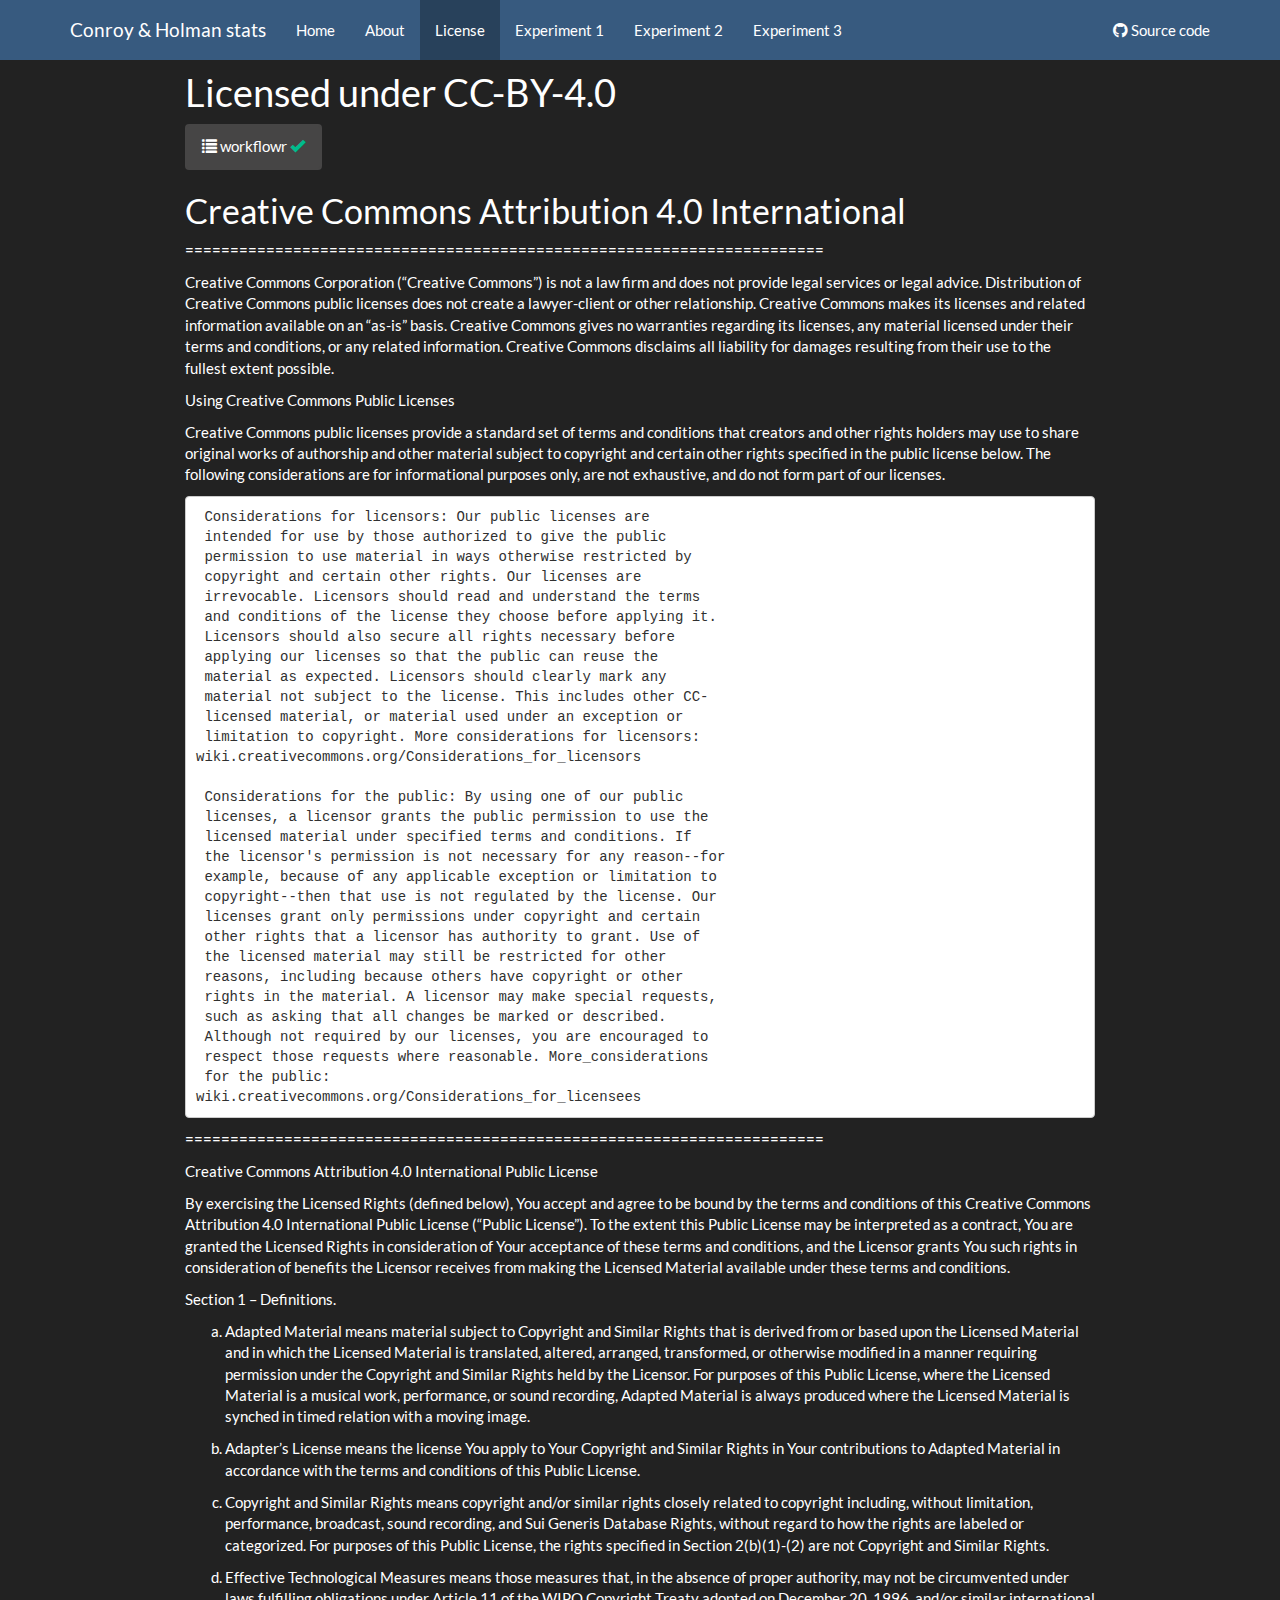
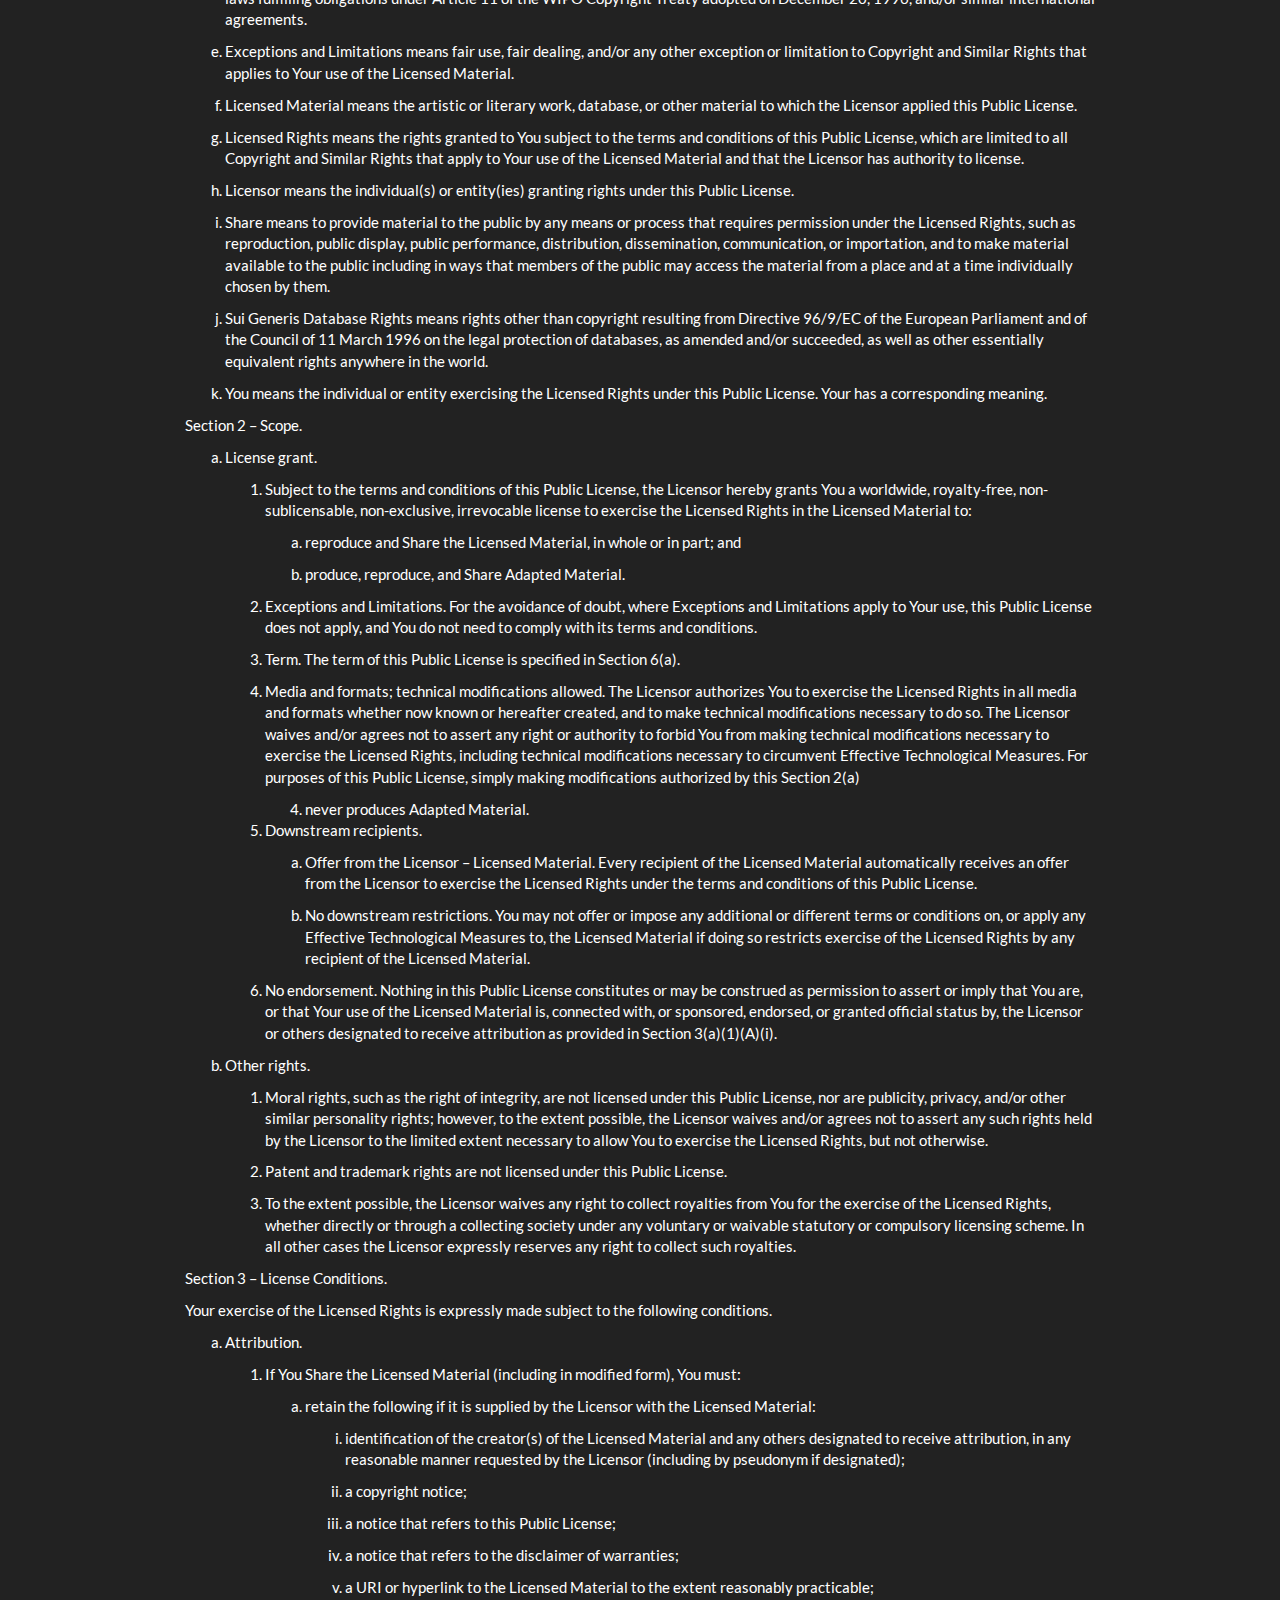
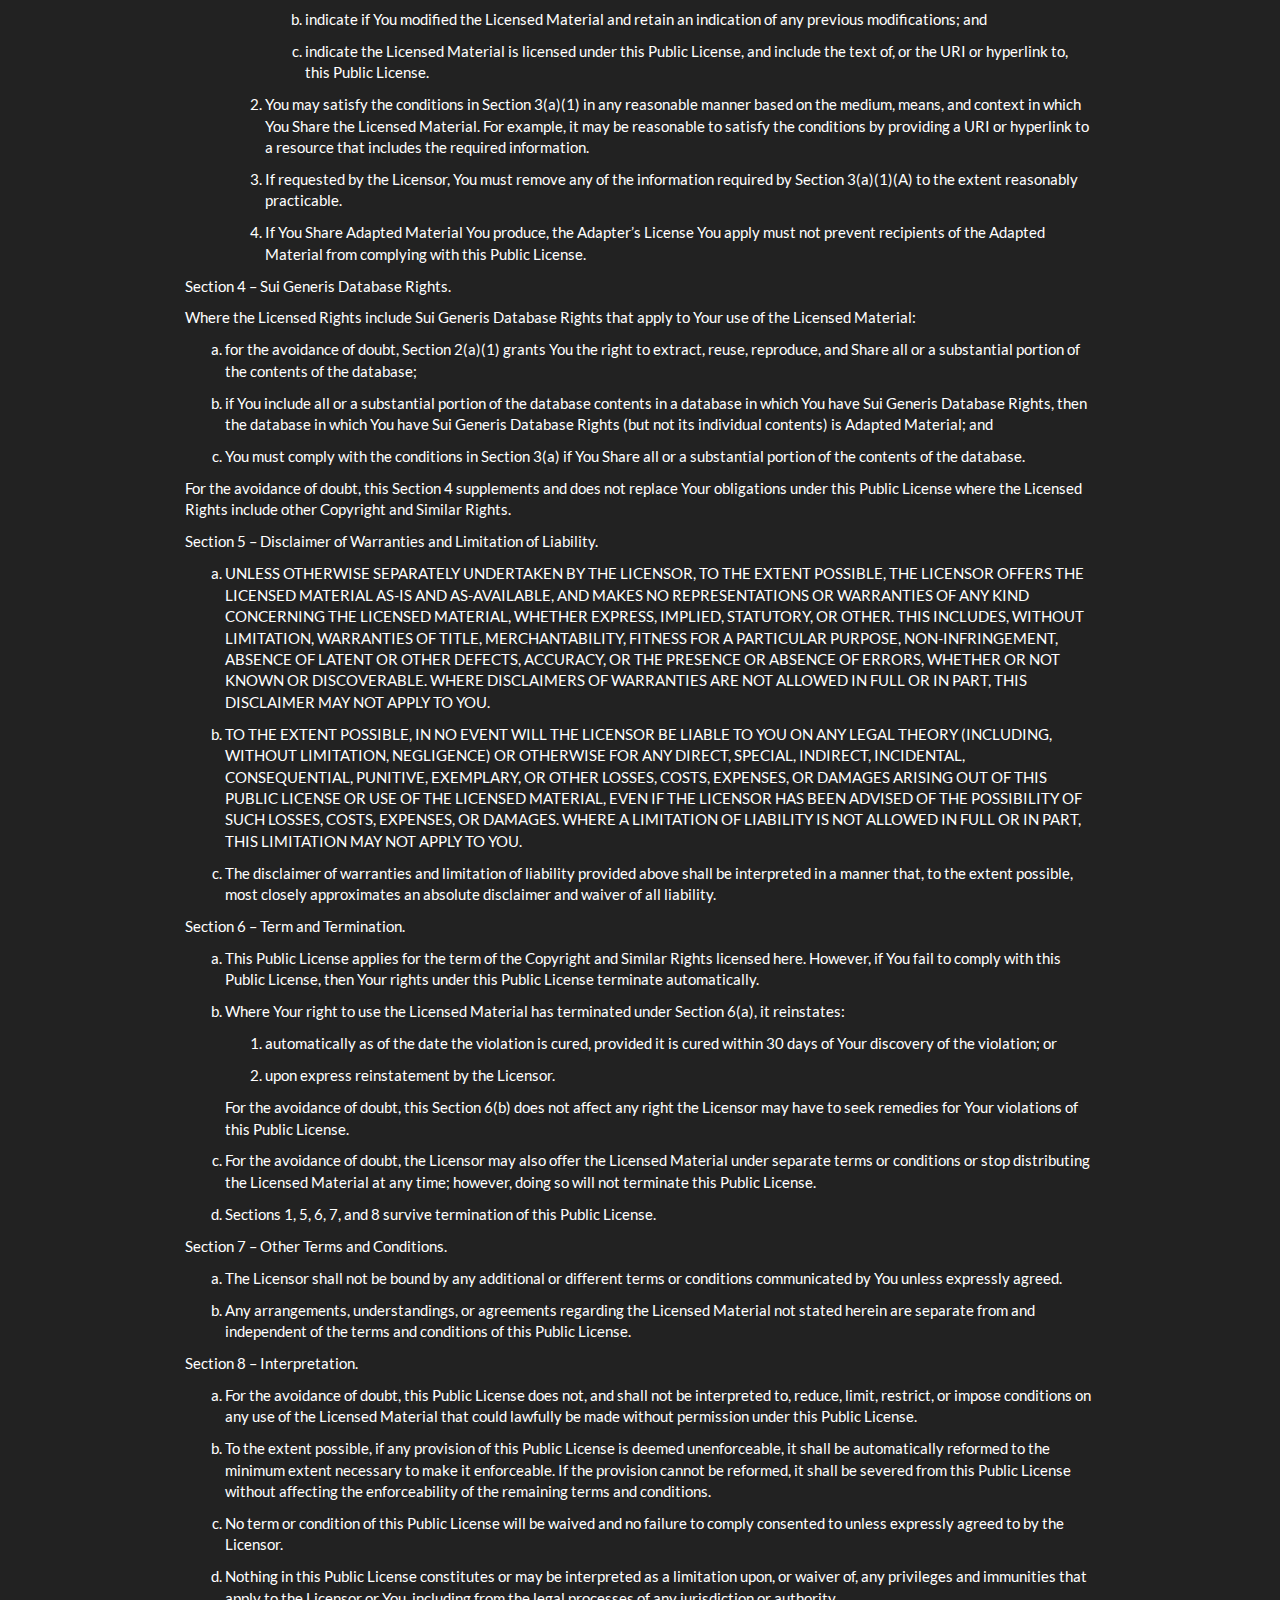
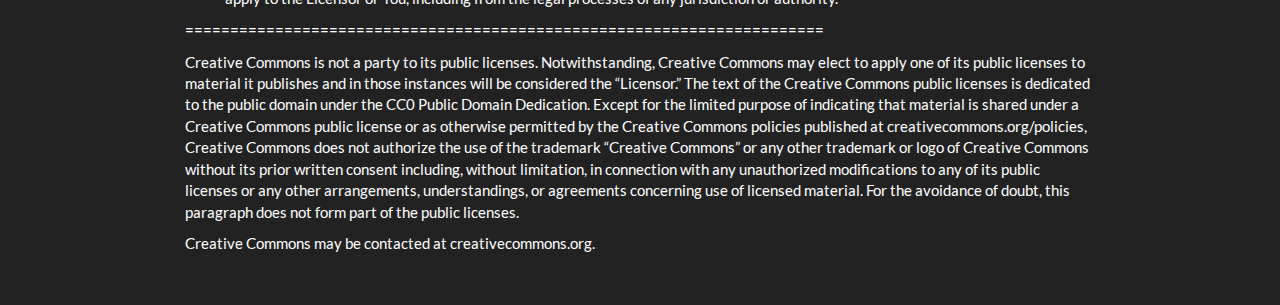
<file: docs/license.html>
<!DOCTYPE html>

<html>

<head>

<meta charset="utf-8" />
<meta name="generator" content="pandoc" />
<meta http-equiv="X-UA-Compatible" content="IE=EDGE" />




<title>Licensed under CC-BY-4.0</title>

<script src="site_libs/header-attrs-2.5/header-attrs.js"></script>
<script src="site_libs/jquery-1.11.3/jquery.min.js"></script>
<meta name="viewport" content="width=device-width, initial-scale=1" />
<link href="site_libs/bootstrap-3.3.5/css/darkly.min.css" rel="stylesheet" />
<script src="site_libs/bootstrap-3.3.5/js/bootstrap.min.js"></script>
<script src="site_libs/bootstrap-3.3.5/shim/html5shiv.min.js"></script>
<script src="site_libs/bootstrap-3.3.5/shim/respond.min.js"></script>
<script src="site_libs/navigation-1.1/tabsets.js"></script>
<link href="site_libs/highlightjs-9.12.0/textmate.css" rel="stylesheet" />
<script src="site_libs/highlightjs-9.12.0/highlight.js"></script>
<link href="site_libs/anchor-sections-1.0/anchor-sections.css" rel="stylesheet" />
<script src="site_libs/anchor-sections-1.0/anchor-sections.js"></script>
<link href="site_libs/font-awesome-5.1.0/css/all.css" rel="stylesheet" />
<link href="site_libs/font-awesome-5.1.0/css/v4-shims.css" rel="stylesheet" />

<link rel="icon" href="https://github.com/workflowr/workflowr-assets/raw/master/img/reproducible.png">
<!-- Add a small amount of space between sections. -->
<style type="text/css">
div.section {
  padding-top: 12px;
}
</style>



<style type="text/css">
  code{white-space: pre-wrap;}
  span.smallcaps{font-variant: small-caps;}
  span.underline{text-decoration: underline;}
  div.column{display: inline-block; vertical-align: top; width: 50%;}
  div.hanging-indent{margin-left: 1.5em; text-indent: -1.5em;}
  ul.task-list{list-style: none;}
    </style>

<style type="text/css">code{white-space: pre;}</style>
<style type="text/css">
  pre:not([class]) {
    background-color: white;
  }
</style>
<script type="text/javascript">
if (window.hljs) {
  hljs.configure({languages: []});
  hljs.initHighlightingOnLoad();
  if (document.readyState && document.readyState === "complete") {
    window.setTimeout(function() { hljs.initHighlighting(); }, 0);
  }
}
</script>



<style type="text/css">
h1 {
  font-size: 34px;
}
h1.title {
  font-size: 38px;
}
h2 {
  font-size: 30px;
}
h3 {
  font-size: 24px;
}
h4 {
  font-size: 18px;
}
h5 {
  font-size: 16px;
}
h6 {
  font-size: 12px;
}
.table th:not([align]) {
  text-align: left;
}
</style>




<style type = "text/css">
.main-container {
  max-width: 940px;
  margin-left: auto;
  margin-right: auto;
}
code {
  color: inherit;
  background-color: rgba(0, 0, 0, 0.04);
}
img {
  max-width:100%;
}
.tabbed-pane {
  padding-top: 12px;
}
.html-widget {
  margin-bottom: 20px;
}
button.code-folding-btn:focus {
  outline: none;
}
summary {
  display: list-item;
}
</style>


<style type="text/css">
/* padding for bootstrap navbar */
body {
  padding-top: 51px;
  padding-bottom: 40px;
}
/* offset scroll position for anchor links (for fixed navbar)  */
.section h1 {
  padding-top: 56px;
  margin-top: -56px;
}
.section h2 {
  padding-top: 56px;
  margin-top: -56px;
}
.section h3 {
  padding-top: 56px;
  margin-top: -56px;
}
.section h4 {
  padding-top: 56px;
  margin-top: -56px;
}
.section h5 {
  padding-top: 56px;
  margin-top: -56px;
}
.section h6 {
  padding-top: 56px;
  margin-top: -56px;
}
.dropdown-submenu {
  position: relative;
}
.dropdown-submenu>.dropdown-menu {
  top: 0;
  left: 100%;
  margin-top: -6px;
  margin-left: -1px;
  border-radius: 0 6px 6px 6px;
}
.dropdown-submenu:hover>.dropdown-menu {
  display: block;
}
.dropdown-submenu>a:after {
  display: block;
  content: " ";
  float: right;
  width: 0;
  height: 0;
  border-color: transparent;
  border-style: solid;
  border-width: 5px 0 5px 5px;
  border-left-color: #cccccc;
  margin-top: 5px;
  margin-right: -10px;
}
.dropdown-submenu:hover>a:after {
  border-left-color: #ffffff;
}
.dropdown-submenu.pull-left {
  float: none;
}
.dropdown-submenu.pull-left>.dropdown-menu {
  left: -100%;
  margin-left: 10px;
  border-radius: 6px 0 6px 6px;
}
</style>

<script>
// manage active state of menu based on current page
$(document).ready(function () {
  // active menu anchor
  href = window.location.pathname
  href = href.substr(href.lastIndexOf('/') + 1)
  if (href === "")
    href = "index.html";
  var menuAnchor = $('a[href="' + href + '"]');

  // mark it active
  menuAnchor.parent().addClass('active');

  // if it's got a parent navbar menu mark it active as well
  menuAnchor.closest('li.dropdown').addClass('active');
});
</script>

<!-- tabsets -->

<style type="text/css">
.tabset-dropdown > .nav-tabs {
  display: inline-table;
  max-height: 500px;
  min-height: 44px;
  overflow-y: auto;
  background: white;
  border: 1px solid #ddd;
  border-radius: 4px;
}

.tabset-dropdown > .nav-tabs > li.active:before {
  content: "";
  font-family: 'Glyphicons Halflings';
  display: inline-block;
  padding: 10px;
  border-right: 1px solid #ddd;
}

.tabset-dropdown > .nav-tabs.nav-tabs-open > li.active:before {
  content: "&#xe258;";
  border: none;
}

.tabset-dropdown > .nav-tabs.nav-tabs-open:before {
  content: "";
  font-family: 'Glyphicons Halflings';
  display: inline-block;
  padding: 10px;
  border-right: 1px solid #ddd;
}

.tabset-dropdown > .nav-tabs > li.active {
  display: block;
}

.tabset-dropdown > .nav-tabs > li > a,
.tabset-dropdown > .nav-tabs > li > a:focus,
.tabset-dropdown > .nav-tabs > li > a:hover {
  border: none;
  display: inline-block;
  border-radius: 4px;
  background-color: transparent;
}

.tabset-dropdown > .nav-tabs.nav-tabs-open > li {
  display: block;
  float: none;
}

.tabset-dropdown > .nav-tabs > li {
  display: none;
}
</style>

<!-- code folding -->




</head>

<body>


<div class="container-fluid main-container">




<div class="navbar navbar-default  navbar-fixed-top" role="navigation">
  <div class="container">
    <div class="navbar-header">
      <button type="button" class="navbar-toggle collapsed" data-toggle="collapse" data-target="#navbar">
        <span class="icon-bar"></span>
        <span class="icon-bar"></span>
        <span class="icon-bar"></span>
      </button>
      <a class="navbar-brand" href="index.html">Conroy & Holman stats</a>
    </div>
    <div id="navbar" class="navbar-collapse collapse">
      <ul class="nav navbar-nav">
        <li>
  <a href="index.html">Home</a>
</li>
<li>
  <a href="about.html">About</a>
</li>
<li>
  <a href="license.html">License</a>
</li>
<li>
  <a href="experiment1.html">Experiment 1</a>
</li>
<li>
  <a href="experiment2.html">Experiment 2</a>
</li>
<li>
  <a href="experiment3.html">Experiment 3</a>
</li>
      </ul>
      <ul class="nav navbar-nav navbar-right">
        <li>
  <a href="https://github.com/lukeholman/social_immunity">
    <span class="fa fa-github"></span>
     
    Source code
  </a>
</li>
      </ul>
    </div><!--/.nav-collapse -->
  </div><!--/.container -->
</div><!--/.navbar -->

<div class="fluid-row" id="header">



<h1 class="title toc-ignore">Licensed under CC-BY-4.0</h1>

</div>


<p>
<button type="button" class="btn btn-default btn-workflowr btn-workflowr-report" data-toggle="collapse" data-target="#workflowr-report">
<span class="glyphicon glyphicon-list" aria-hidden="true"></span> workflowr <span class="glyphicon glyphicon-ok text-success" aria-hidden="true"></span>
</button>
</p>
<div id="workflowr-report" class="collapse">
<ul class="nav nav-tabs">
<li class="active">
<a data-toggle="tab" href="#summary">Summary</a>
</li>
<li>
<a data-toggle="tab" href="#checks"> Checks <span class="glyphicon glyphicon-ok text-success" aria-hidden="true"></span> </a>
</li>
<li>
<a data-toggle="tab" href="#versions">Past versions</a>
</li>
</ul>
<div class="tab-content">
<div id="summary" class="tab-pane fade in active">
<p>
<strong>Last updated:</strong> 2021-04-28
</p>
<p>
<strong>Checks:</strong> <span class="glyphicon glyphicon-ok text-success" aria-hidden="true"></span> 2 <span class="glyphicon glyphicon-exclamation-sign text-danger" aria-hidden="true"></span> 0
</p>
<p>
<strong>Knit directory:</strong> <code>social_immunity/</code> <span class="glyphicon glyphicon-question-sign" aria-hidden="true" title="This is the local directory in which the code in this file was executed."> </span>
</p>
<p>
This reproducible <a href="http://rmarkdown.rstudio.com">R Markdown</a> analysis was created with <a
  href="https://github.com/jdblischak/workflowr">workflowr</a> (version 1.6.2). The <em>Checks</em> tab describes the reproducibility checks that were applied when the results were created. The <em>Past versions</em> tab lists the development history.
</p>
<hr>
</div>
<div id="checks" class="tab-pane fade">
<div id="workflowr-checks" class="panel-group">
<div class="panel panel-default">
<div class="panel-heading">
<p class="panel-title">
<a data-toggle="collapse" data-parent="#workflowr-checks" href="#strongRMarkdownfilestronguptodate"> <span class="glyphicon glyphicon-ok text-success" aria-hidden="true"></span> <strong>R Markdown file:</strong> up-to-date </a>
</p>
</div>
<div id="strongRMarkdownfilestronguptodate" class="panel-collapse collapse">
<div class="panel-body">
<p>Great! Since the R Markdown file has been committed to the Git repository, you know the exact version of the code that produced these results.</p>
</div>
</div>
</div>
<div class="panel panel-default">
<div class="panel-heading">
<p class="panel-title">
<a data-toggle="collapse" data-parent="#workflowr-checks" href="#strongRepositoryversionstrongahrefhttpsgithubcomlukeholmansocialimmunitytreebe8266d0819b8862f79d471f873962181242df28targetblankbe8266da"> <span class="glyphicon glyphicon-ok text-success" aria-hidden="true"></span> <strong>Repository version:</strong> <a href="https://github.com/lukeholman/social_immunity/tree/be8266d0819b8862f79d471f873962181242df28" target="_blank">be8266d</a> </a>
</p>
</div>
<div id="strongRepositoryversionstrongahrefhttpsgithubcomlukeholmansocialimmunitytreebe8266d0819b8862f79d471f873962181242df28targetblankbe8266da" class="panel-collapse collapse">
<div class="panel-body">
<p>
Great! You are using Git for version control. Tracking code development and connecting the code version to the results is critical for reproducibility.
</p>
<p>
The results in this page were generated with repository version <a href="https://github.com/lukeholman/social_immunity/tree/be8266d0819b8862f79d471f873962181242df28" target="_blank">be8266d</a>. See the <em>Past versions</em> tab to see a history of the changes made to the R Markdown and HTML files.
</p>
<p>
Note that you need to be careful to ensure that all relevant files for the analysis have been committed to Git prior to generating the results (you can use <code>wflow_publish</code> or <code>wflow_git_commit</code>). workflowr only checks the R Markdown file, but you know if there are other scripts or data files that it depends on. Below is the status of the Git repository when the results were generated:
</p>
<pre><code>
Ignored files:
    Ignored:    .DS_Store
    Ignored:    .Rhistory
    Ignored:    .Rproj.user/
    Ignored:    code/.DS_Store
    Ignored:    code/notes from old analysis of movement.R
    Ignored:    data/.DS_Store
    Ignored:    data/movement data - not used/
    Ignored:    output/exp1_model.rds
    Ignored:    output/exp2_model.rds
    Ignored:    output/exp3_model.rds

Unstaged changes:
    Modified:   code/pdf_supp_material.Rmd
    Modified:   code/pdf_supp_material.pdf
    Modified:   figures/fig1.pdf
    Modified:   figures/fig2.pdf
    Modified:   figures/fig3.pdf
    Modified:   figures/tableS1.rds
    Modified:   figures/tableS2.rds
    Modified:   figures/tableS3.rds
    Modified:   figures/tableS4.rds
    Modified:   figures/tableS5.rds
    Modified:   figures/tableS6.rds

</code></pre>
<p>
Note that any generated files, e.g. HTML, png, CSS, etc., are not included in this status report because it is ok for generated content to have uncommitted changes.
</p>
</div>
</div>
</div>
</div>
<hr>
</div>
<div id="versions" class="tab-pane fade">

<p>
These are the previous versions of the repository in which changes were made to the R Markdown (<code>analysis/license.Rmd</code>) and HTML (<code>docs/license.html</code>) files. If you’ve configured a remote Git repository (see <code>?wflow_git_remote</code>), click on the hyperlinks in the table below to view the files as they were in that past version.
</p>
<div class="table-responsive">
<table class="table table-condensed table-hover">
<thead>
<tr>
<th>
File
</th>
<th>
Version
</th>
<th>
Author
</th>
<th>
Date
</th>
<th>
Message
</th>
</tr>
</thead>
<tbody>
<tr>
<td>
html
</td>
<td>
<a href="https://rawcdn.githack.com/lukeholman/social_immunity/af7a3ea19221873fdbee3d93cfd851378761c11f/docs/license.html" target="_blank">af7a3ea</a>
</td>
<td>
lukeholman
</td>
<td>
2021-04-27
</td>
<td>
Build site.
</td>
</tr>
<tr>
<td>
html
</td>
<td>
<a href="https://rawcdn.githack.com/lukeholman/social_immunity/3e419d1303d6b62e87398c34ab3349ad21938a4f/docs/license.html" target="_blank">3e419d1</a>
</td>
<td>
lukeholman
</td>
<td>
2021-04-27
</td>
<td>
Build site.
</td>
</tr>
<tr>
<td>
html
</td>
<td>
<a href="https://rawcdn.githack.com/lukeholman/social_immunity/5bd17258bb6b04ebe18eddc50e8f2c04009cc502/docs/license.html" target="_blank">5bd1725</a>
</td>
<td>
lukeholman
</td>
<td>
2021-01-12
</td>
<td>
Build site.
</td>
</tr>
<tr>
<td>
html
</td>
<td>
<a href="https://rawcdn.githack.com/lukeholman/social_immunity/9ebe5df75d4242bf5e15a1d2a98e9928c199cc51/docs/license.html" target="_blank">9ebe5df</a>
</td>
<td>
lukeholman
</td>
<td>
2021-01-12
</td>
<td>
Build site.
</td>
</tr>
<tr>
<td>
html
</td>
<td>
<a href="https://rawcdn.githack.com/lukeholman/social_immunity/a9799c8e69a86ad36afbfd8d19b84f1a9376c2d5/docs/license.html" target="_blank">a9799c8</a>
</td>
<td>
lukeholman
</td>
<td>
2021-01-11
</td>
<td>
Build site.
</td>
</tr>
<tr>
<td>
html
</td>
<td>
<a href="https://rawcdn.githack.com/lukeholman/social_immunity/939ecd06a19a25f2d28bc1d779cec2ff4b1a7001/docs/license.html" target="_blank">939ecd0</a>
</td>
<td>
lukeholman
</td>
<td>
2021-01-11
</td>
<td>
Build site.
</td>
</tr>
<tr>
<td>
html
</td>
<td>
<a href="https://rawcdn.githack.com/lukeholman/social_immunity/eeb5a09dd1b3d0d4e55d1a78dbf1cc25adff6188/docs/license.html" target="_blank">eeb5a09</a>
</td>
<td>
lukeholman
</td>
<td>
2020-11-30
</td>
<td>
Build site.
</td>
</tr>
<tr>
<td>
html
</td>
<td>
<a href="https://rawcdn.githack.com/lukeholman/social_immunity/7bf607f8b85a8b8ea0aa5f4563da26925de75d30/docs/license.html" target="_blank">7bf607f</a>
</td>
<td>
lukeholman
</td>
<td>
2020-05-02
</td>
<td>
Build site.
</td>
</tr>
<tr>
<td>
html
</td>
<td>
<a href="https://rawcdn.githack.com/lukeholman/social_immunity/3df58c257536d8a591ca60a900028190b9539d14/docs/license.html" target="_blank">3df58c2</a>
</td>
<td>
lukeholman
</td>
<td>
2020-05-02
</td>
<td>
Build site.
</td>
</tr>
<tr>
<td>
html
</td>
<td>
<a href="https://rawcdn.githack.com/lukeholman/social_immunity/2994a4189f15a2c7e19ec7a3c6172f1293e1d7ab/docs/license.html" target="_blank">2994a41</a>
</td>
<td>
lukeholman
</td>
<td>
2020-05-02
</td>
<td>
Build site.
</td>
</tr>
<tr>
<td>
html
</td>
<td>
<a href="https://rawcdn.githack.com/lukeholman/social_immunity/d1665661a9b5faf33a6592cee43bc033e812e187/docs/license.html" target="_blank">d166566</a>
</td>
<td>
lukeholman
</td>
<td>
2020-05-02
</td>
<td>
Build site.
</td>
</tr>
<tr>
<td>
html
</td>
<td>
<a href="https://rawcdn.githack.com/lukeholman/social_immunity/fedef8f1cb98133bda107034211530c4aab757d0/docs/license.html" target="_blank">fedef8f</a>
</td>
<td>
lukeholman
</td>
<td>
2020-05-02
</td>
<td>
Build site.
</td>
</tr>
<tr>
<td>
html
</td>
<td>
<a href="https://rawcdn.githack.com/lukeholman/social_immunity/2227713f116ed1ac64681889e90c8cc6ca49d276/docs/license.html" target="_blank">2227713</a>
</td>
<td>
lukeholman
</td>
<td>
2020-05-02
</td>
<td>
Build site.
</td>
</tr>
<tr>
<td>
html
</td>
<td>
<a href="https://rawcdn.githack.com/lukeholman/social_immunity/1c9a1c35c71bf2d47ca3d239c636f1f4555f0fef/docs/license.html" target="_blank">1c9a1c3</a>
</td>
<td>
lukeholman
</td>
<td>
2020-05-02
</td>
<td>
Build site.
</td>
</tr>
<tr>
<td>
html
</td>
<td>
<a href="https://rawcdn.githack.com/lukeholman/social_immunity/3d21d6aaf2f90aaf412a741d0c57e80271f16203/docs/license.html" target="_blank">3d21d6a</a>
</td>
<td>
lukeholman
</td>
<td>
2020-05-02
</td>
<td>
wflow_publish("*", republish = T)
</td>
</tr>
<tr>
<td>
html
</td>
<td>
<a href="https://rawcdn.githack.com/lukeholman/social_immunity/4bd75dc3297a0fe13ddc2359309131d596f112c9/docs/license.html" target="_blank">4bd75dc</a>
</td>
<td>
lukeholman
</td>
<td>
2020-04-30
</td>
<td>
Build site.
</td>
</tr>
<tr>
<td>
html
</td>
<td>
<a href="https://rawcdn.githack.com/lukeholman/social_immunity/d6437a5f885d83b7b0dfa91f632d41d691289ab4/docs/license.html" target="_blank">d6437a5</a>
</td>
<td>
lukeholman
</td>
<td>
2020-04-25
</td>
<td>
Build site.
</td>
</tr>
<tr>
<td>
html
</td>
<td>
<a href="https://rawcdn.githack.com/lukeholman/social_immunity/e58e720a51930b1558b3d5b506c1aa253636a6e5/docs/license.html" target="_blank">e58e720</a>
</td>
<td>
lukeholman
</td>
<td>
2020-04-25
</td>
<td>
Build site.
</td>
</tr>
<tr>
<td>
html
</td>
<td>
<a href="https://rawcdn.githack.com/lukeholman/social_immunity/bca789113a573d1a5e45f5a3b58a82f0440d7bc7/docs/license.html" target="_blank">bca7891</a>
</td>
<td>
lukeholman
</td>
<td>
2020-04-25
</td>
<td>
Build site.
</td>
</tr>
<tr>
<td>
Rmd
</td>
<td>
<a href="https://github.com/lukeholman/social_immunity/blob/54a96ac830f226402e7ed16ab5e3ec087940a596/analysis/license.Rmd" target="_blank">54a96ac</a>
</td>
<td>
lukeholman
</td>
<td>
2020-04-25
</td>
<td>
tweaks
</td>
</tr>
<tr>
<td>
html
</td>
<td>
<a href="https://rawcdn.githack.com/lukeholman/social_immunity/aae65cfb1436802ba2a4d3ed194b2888e7e659f7/docs/license.html" target="_blank">aae65cf</a>
</td>
<td>
lukeholman
</td>
<td>
2019-10-17
</td>
<td>
First commit
</td>
</tr>
<tr>
<td>
Rmd
</td>
<td>
<a href="https://github.com/lukeholman/social_immunity/blob/023a508524467608f2a707c665296414f2b52cb0/analysis/license.Rmd" target="_blank">023a508</a>
</td>
<td>
lukeholman
</td>
<td>
2019-10-17
</td>
<td>
Start workflowr project.
</td>
</tr>
</tbody>
</table>
</div>
<hr>
</div>
</div>
</div>
<div id="creative-commons-attribution-4.0-international" class="section level1">
<h1>Creative Commons Attribution 4.0 International</h1>
<p>=======================================================================</p>
<p>Creative Commons Corporation (“Creative Commons”) is not a law firm and does not provide legal services or legal advice. Distribution of Creative Commons public licenses does not create a lawyer-client or other relationship. Creative Commons makes its licenses and related information available on an “as-is” basis. Creative Commons gives no warranties regarding its licenses, any material licensed under their terms and conditions, or any related information. Creative Commons disclaims all liability for damages resulting from their use to the fullest extent possible.</p>
<p>Using Creative Commons Public Licenses</p>
<p>Creative Commons public licenses provide a standard set of terms and conditions that creators and other rights holders may use to share original works of authorship and other material subject to copyright and certain other rights specified in the public license below. The following considerations are for informational purposes only, are not exhaustive, and do not form part of our licenses.</p>
<pre><code> Considerations for licensors: Our public licenses are
 intended for use by those authorized to give the public
 permission to use material in ways otherwise restricted by
 copyright and certain other rights. Our licenses are
 irrevocable. Licensors should read and understand the terms
 and conditions of the license they choose before applying it.
 Licensors should also secure all rights necessary before
 applying our licenses so that the public can reuse the
 material as expected. Licensors should clearly mark any
 material not subject to the license. This includes other CC-
 licensed material, or material used under an exception or
 limitation to copyright. More considerations for licensors:
wiki.creativecommons.org/Considerations_for_licensors

 Considerations for the public: By using one of our public
 licenses, a licensor grants the public permission to use the
 licensed material under specified terms and conditions. If
 the licensor&#39;s permission is not necessary for any reason--for
 example, because of any applicable exception or limitation to
 copyright--then that use is not regulated by the license. Our
 licenses grant only permissions under copyright and certain
 other rights that a licensor has authority to grant. Use of
 the licensed material may still be restricted for other
 reasons, including because others have copyright or other
 rights in the material. A licensor may make special requests,
 such as asking that all changes be marked or described.
 Although not required by our licenses, you are encouraged to
 respect those requests where reasonable. More_considerations
 for the public:
wiki.creativecommons.org/Considerations_for_licensees</code></pre>
<p>=======================================================================</p>
<p>Creative Commons Attribution 4.0 International Public License</p>
<p>By exercising the Licensed Rights (defined below), You accept and agree to be bound by the terms and conditions of this Creative Commons Attribution 4.0 International Public License (“Public License”). To the extent this Public License may be interpreted as a contract, You are granted the Licensed Rights in consideration of Your acceptance of these terms and conditions, and the Licensor grants You such rights in consideration of benefits the Licensor receives from making the Licensed Material available under these terms and conditions.</p>
<p>Section 1 – Definitions.</p>
<ol style="list-style-type: lower-alpha">
<li><p>Adapted Material means material subject to Copyright and Similar Rights that is derived from or based upon the Licensed Material and in which the Licensed Material is translated, altered, arranged, transformed, or otherwise modified in a manner requiring permission under the Copyright and Similar Rights held by the Licensor. For purposes of this Public License, where the Licensed Material is a musical work, performance, or sound recording, Adapted Material is always produced where the Licensed Material is synched in timed relation with a moving image.</p></li>
<li><p>Adapter’s License means the license You apply to Your Copyright and Similar Rights in Your contributions to Adapted Material in accordance with the terms and conditions of this Public License.</p></li>
<li><p>Copyright and Similar Rights means copyright and/or similar rights closely related to copyright including, without limitation, performance, broadcast, sound recording, and Sui Generis Database Rights, without regard to how the rights are labeled or categorized. For purposes of this Public License, the rights specified in Section 2(b)(1)-(2) are not Copyright and Similar Rights.</p></li>
<li><p>Effective Technological Measures means those measures that, in the absence of proper authority, may not be circumvented under laws fulfilling obligations under Article 11 of the WIPO Copyright Treaty adopted on December 20, 1996, and/or similar international agreements.</p></li>
<li><p>Exceptions and Limitations means fair use, fair dealing, and/or any other exception or limitation to Copyright and Similar Rights that applies to Your use of the Licensed Material.</p></li>
<li><p>Licensed Material means the artistic or literary work, database, or other material to which the Licensor applied this Public License.</p></li>
<li><p>Licensed Rights means the rights granted to You subject to the terms and conditions of this Public License, which are limited to all Copyright and Similar Rights that apply to Your use of the Licensed Material and that the Licensor has authority to license.</p></li>
<li><p>Licensor means the individual(s) or entity(ies) granting rights under this Public License.</p></li>
<li><p>Share means to provide material to the public by any means or process that requires permission under the Licensed Rights, such as reproduction, public display, public performance, distribution, dissemination, communication, or importation, and to make material available to the public including in ways that members of the public may access the material from a place and at a time individually chosen by them.</p></li>
<li><p>Sui Generis Database Rights means rights other than copyright resulting from Directive 96/9/EC of the European Parliament and of the Council of 11 March 1996 on the legal protection of databases, as amended and/or succeeded, as well as other essentially equivalent rights anywhere in the world.</p></li>
<li><p>You means the individual or entity exercising the Licensed Rights under this Public License. Your has a corresponding meaning.</p></li>
</ol>
<p>Section 2 – Scope.</p>
<ol style="list-style-type: lower-alpha">
<li><p>License grant.</p>
<ol style="list-style-type: decimal">
<li><p>Subject to the terms and conditions of this Public License, the Licensor hereby grants You a worldwide, royalty-free, non-sublicensable, non-exclusive, irrevocable license to exercise the Licensed Rights in the Licensed Material to:</p>
<ol style="list-style-type: lower-alpha">
<li><p>reproduce and Share the Licensed Material, in whole or in part; and</p></li>
<li><p>produce, reproduce, and Share Adapted Material.</p></li>
</ol></li>
<li><p>Exceptions and Limitations. For the avoidance of doubt, where Exceptions and Limitations apply to Your use, this Public License does not apply, and You do not need to comply with its terms and conditions.</p></li>
<li><p>Term. The term of this Public License is specified in Section 6(a).</p></li>
<li><p>Media and formats; technical modifications allowed. The Licensor authorizes You to exercise the Licensed Rights in all media and formats whether now known or hereafter created, and to make technical modifications necessary to do so. The Licensor waives and/or agrees not to assert any right or authority to forbid You from making technical modifications necessary to exercise the Licensed Rights, including technical modifications necessary to circumvent Effective Technological Measures. For purposes of this Public License, simply making modifications authorized by this Section 2(a)</p>
<ol start="4" style="list-style-type: decimal">
<li>never produces Adapted Material.</li>
</ol></li>
<li><p>Downstream recipients.</p>
<ol style="list-style-type: lower-alpha">
<li><p>Offer from the Licensor – Licensed Material. Every recipient of the Licensed Material automatically receives an offer from the Licensor to exercise the Licensed Rights under the terms and conditions of this Public License.</p></li>
<li><p>No downstream restrictions. You may not offer or impose any additional or different terms or conditions on, or apply any Effective Technological Measures to, the Licensed Material if doing so restricts exercise of the Licensed Rights by any recipient of the Licensed Material.</p></li>
</ol></li>
<li><p>No endorsement. Nothing in this Public License constitutes or may be construed as permission to assert or imply that You are, or that Your use of the Licensed Material is, connected with, or sponsored, endorsed, or granted official status by, the Licensor or others designated to receive attribution as provided in Section 3(a)(1)(A)(i).</p></li>
</ol></li>
<li><p>Other rights.</p>
<ol style="list-style-type: decimal">
<li><p>Moral rights, such as the right of integrity, are not licensed under this Public License, nor are publicity, privacy, and/or other similar personality rights; however, to the extent possible, the Licensor waives and/or agrees not to assert any such rights held by the Licensor to the limited extent necessary to allow You to exercise the Licensed Rights, but not otherwise.</p></li>
<li><p>Patent and trademark rights are not licensed under this Public License.</p></li>
<li><p>To the extent possible, the Licensor waives any right to collect royalties from You for the exercise of the Licensed Rights, whether directly or through a collecting society under any voluntary or waivable statutory or compulsory licensing scheme. In all other cases the Licensor expressly reserves any right to collect such royalties.</p></li>
</ol></li>
</ol>
<p>Section 3 – License Conditions.</p>
<p>Your exercise of the Licensed Rights is expressly made subject to the following conditions.</p>
<ol style="list-style-type: lower-alpha">
<li><p>Attribution.</p>
<ol style="list-style-type: decimal">
<li><p>If You Share the Licensed Material (including in modified form), You must:</p>
<ol style="list-style-type: lower-alpha">
<li><p>retain the following if it is supplied by the Licensor with the Licensed Material:</p>
<ol style="list-style-type: lower-roman">
<li><p>identification of the creator(s) of the Licensed Material and any others designated to receive attribution, in any reasonable manner requested by the Licensor (including by pseudonym if designated);</p></li>
<li><p>a copyright notice;</p></li>
<li><p>a notice that refers to this Public License;</p></li>
<li><p>a notice that refers to the disclaimer of warranties;</p></li>
<li><p>a URI or hyperlink to the Licensed Material to the extent reasonably practicable;</p></li>
</ol></li>
<li><p>indicate if You modified the Licensed Material and retain an indication of any previous modifications; and</p></li>
<li><p>indicate the Licensed Material is licensed under this Public License, and include the text of, or the URI or hyperlink to, this Public License.</p></li>
</ol></li>
<li><p>You may satisfy the conditions in Section 3(a)(1) in any reasonable manner based on the medium, means, and context in which You Share the Licensed Material. For example, it may be reasonable to satisfy the conditions by providing a URI or hyperlink to a resource that includes the required information.</p></li>
<li><p>If requested by the Licensor, You must remove any of the information required by Section 3(a)(1)(A) to the extent reasonably practicable.</p></li>
<li><p>If You Share Adapted Material You produce, the Adapter’s License You apply must not prevent recipients of the Adapted Material from complying with this Public License.</p></li>
</ol></li>
</ol>
<p>Section 4 – Sui Generis Database Rights.</p>
<p>Where the Licensed Rights include Sui Generis Database Rights that apply to Your use of the Licensed Material:</p>
<ol style="list-style-type: lower-alpha">
<li><p>for the avoidance of doubt, Section 2(a)(1) grants You the right to extract, reuse, reproduce, and Share all or a substantial portion of the contents of the database;</p></li>
<li><p>if You include all or a substantial portion of the database contents in a database in which You have Sui Generis Database Rights, then the database in which You have Sui Generis Database Rights (but not its individual contents) is Adapted Material; and</p></li>
<li><p>You must comply with the conditions in Section 3(a) if You Share all or a substantial portion of the contents of the database.</p></li>
</ol>
<p>For the avoidance of doubt, this Section 4 supplements and does not replace Your obligations under this Public License where the Licensed Rights include other Copyright and Similar Rights.</p>
<p>Section 5 – Disclaimer of Warranties and Limitation of Liability.</p>
<ol style="list-style-type: lower-alpha">
<li><p>UNLESS OTHERWISE SEPARATELY UNDERTAKEN BY THE LICENSOR, TO THE EXTENT POSSIBLE, THE LICENSOR OFFERS THE LICENSED MATERIAL AS-IS AND AS-AVAILABLE, AND MAKES NO REPRESENTATIONS OR WARRANTIES OF ANY KIND CONCERNING THE LICENSED MATERIAL, WHETHER EXPRESS, IMPLIED, STATUTORY, OR OTHER. THIS INCLUDES, WITHOUT LIMITATION, WARRANTIES OF TITLE, MERCHANTABILITY, FITNESS FOR A PARTICULAR PURPOSE, NON-INFRINGEMENT, ABSENCE OF LATENT OR OTHER DEFECTS, ACCURACY, OR THE PRESENCE OR ABSENCE OF ERRORS, WHETHER OR NOT KNOWN OR DISCOVERABLE. WHERE DISCLAIMERS OF WARRANTIES ARE NOT ALLOWED IN FULL OR IN PART, THIS DISCLAIMER MAY NOT APPLY TO YOU.</p></li>
<li><p>TO THE EXTENT POSSIBLE, IN NO EVENT WILL THE LICENSOR BE LIABLE TO YOU ON ANY LEGAL THEORY (INCLUDING, WITHOUT LIMITATION, NEGLIGENCE) OR OTHERWISE FOR ANY DIRECT, SPECIAL, INDIRECT, INCIDENTAL, CONSEQUENTIAL, PUNITIVE, EXEMPLARY, OR OTHER LOSSES, COSTS, EXPENSES, OR DAMAGES ARISING OUT OF THIS PUBLIC LICENSE OR USE OF THE LICENSED MATERIAL, EVEN IF THE LICENSOR HAS BEEN ADVISED OF THE POSSIBILITY OF SUCH LOSSES, COSTS, EXPENSES, OR DAMAGES. WHERE A LIMITATION OF LIABILITY IS NOT ALLOWED IN FULL OR IN PART, THIS LIMITATION MAY NOT APPLY TO YOU.</p></li>
<li><p>The disclaimer of warranties and limitation of liability provided above shall be interpreted in a manner that, to the extent possible, most closely approximates an absolute disclaimer and waiver of all liability.</p></li>
</ol>
<p>Section 6 – Term and Termination.</p>
<ol style="list-style-type: lower-alpha">
<li><p>This Public License applies for the term of the Copyright and Similar Rights licensed here. However, if You fail to comply with this Public License, then Your rights under this Public License terminate automatically.</p></li>
<li><p>Where Your right to use the Licensed Material has terminated under Section 6(a), it reinstates:</p>
<ol style="list-style-type: decimal">
<li><p>automatically as of the date the violation is cured, provided it is cured within 30 days of Your discovery of the violation; or</p></li>
<li><p>upon express reinstatement by the Licensor.</p></li>
</ol>
<p>For the avoidance of doubt, this Section 6(b) does not affect any right the Licensor may have to seek remedies for Your violations of this Public License.</p></li>
<li><p>For the avoidance of doubt, the Licensor may also offer the Licensed Material under separate terms or conditions or stop distributing the Licensed Material at any time; however, doing so will not terminate this Public License.</p></li>
<li><p>Sections 1, 5, 6, 7, and 8 survive termination of this Public License.</p></li>
</ol>
<p>Section 7 – Other Terms and Conditions.</p>
<ol style="list-style-type: lower-alpha">
<li><p>The Licensor shall not be bound by any additional or different terms or conditions communicated by You unless expressly agreed.</p></li>
<li><p>Any arrangements, understandings, or agreements regarding the Licensed Material not stated herein are separate from and independent of the terms and conditions of this Public License.</p></li>
</ol>
<p>Section 8 – Interpretation.</p>
<ol style="list-style-type: lower-alpha">
<li><p>For the avoidance of doubt, this Public License does not, and shall not be interpreted to, reduce, limit, restrict, or impose conditions on any use of the Licensed Material that could lawfully be made without permission under this Public License.</p></li>
<li><p>To the extent possible, if any provision of this Public License is deemed unenforceable, it shall be automatically reformed to the minimum extent necessary to make it enforceable. If the provision cannot be reformed, it shall be severed from this Public License without affecting the enforceability of the remaining terms and conditions.</p></li>
<li><p>No term or condition of this Public License will be waived and no failure to comply consented to unless expressly agreed to by the Licensor.</p></li>
<li><p>Nothing in this Public License constitutes or may be interpreted as a limitation upon, or waiver of, any privileges and immunities that apply to the Licensor or You, including from the legal processes of any jurisdiction or authority.</p></li>
</ol>
<p>=======================================================================</p>
<p>Creative Commons is not a party to its public licenses. Notwithstanding, Creative Commons may elect to apply one of its public licenses to material it publishes and in those instances will be considered the “Licensor.” The text of the Creative Commons public licenses is dedicated to the public domain under the CC0 Public Domain Dedication. Except for the limited purpose of indicating that material is shared under a Creative Commons public license or as otherwise permitted by the Creative Commons policies published at creativecommons.org/policies, Creative Commons does not authorize the use of the trademark “Creative Commons” or any other trademark or logo of Creative Commons without its prior written consent including, without limitation, in connection with any unauthorized modifications to any of its public licenses or any other arrangements, understandings, or agreements concerning use of licensed material. For the avoidance of doubt, this paragraph does not form part of the public licenses.</p>
<p>Creative Commons may be contacted at creativecommons.org.</p>
</div>


<!-- Adjust MathJax settings so that all math formulae are shown using
TeX fonts only; see
http://docs.mathjax.org/en/latest/configuration.html.  This will make
the presentation more consistent at the cost of the webpage sometimes
taking slightly longer to load. Note that this only works because the
footer is added to webpages before the MathJax javascript. -->
<script type="text/x-mathjax-config">
  MathJax.Hub.Config({
    "HTML-CSS": { availableFonts: ["TeX"] }
  });
</script>





</div>

<script>

// add bootstrap table styles to pandoc tables
function bootstrapStylePandocTables() {
  $('tr.odd').parent('tbody').parent('table').addClass('table table-condensed');
}
$(document).ready(function () {
  bootstrapStylePandocTables();
});


</script>

<!-- tabsets -->

<script>
$(document).ready(function () {
  window.buildTabsets("TOC");
});

$(document).ready(function () {
  $('.tabset-dropdown > .nav-tabs > li').click(function () {
    $(this).parent().toggleClass('nav-tabs-open')
  });
});
</script>

<!-- code folding -->


<!-- dynamically load mathjax for compatibility with self-contained -->
<script>
  (function () {
    var script = document.createElement("script");
    script.type = "text/javascript";
    script.src  = "https://mathjax.rstudio.com/latest/MathJax.js?config=TeX-AMS-MML_HTMLorMML";
    document.getElementsByTagName("head")[0].appendChild(script);
  })();
</script>

</body>
</html>
</file>
<file: docs/site_libs/highlightjs-9.12.0/textmate.css>
.hljs-literal {
  color: rgb(88, 72, 246);
}

.hljs-number {
  color: rgb(0, 0, 205);
}

.hljs-comment {
  color: rgb(76, 136, 107);
}

.hljs-keyword {
  color: rgb(0, 0, 255);
}

.hljs-string {
  color: rgb(3, 106, 7);
}
</file>
<file: docs/site_libs/anchor-sections-1.0/anchor-sections.css>
/* Styles for section anchors */
a.anchor-section {margin-left: 10px; visibility: hidden; color: inherit;}
a.anchor-section::before {content: '#';}
.hasAnchor:hover a.anchor-section {visibility: visible;}
</file>
<file: docs/site_libs/lightable-0.0.1/lightable.css>
/*!
 * lightable v0.0.1
 * Copyright 2020 Hao Zhu
 * Licensed under MIT (https://github.com/haozhu233/kableExtra/blob/master/LICENSE)
 */

.lightable-minimal {
  border-collapse: separate;
  border-spacing: 16px 1px;
  width: 100%;
  margin-bottom: 10px;
}

.lightable-minimal td {
  margin-left: 5px;
  margin-right: 5px;
}

.lightable-minimal th {
  margin-left: 5px;
  margin-right: 5px;
}

.lightable-minimal thead tr:last-child th {
  border-bottom: 2px solid #00000050;
  empty-cells: hide;

}

.lightable-minimal tbody tr:first-child td {
  padding-top: 0.5em;
}

.lightable-minimal.lightable-hover tbody tr:hover {
  background-color: #f5f5f5;
}

.lightable-minimal.lightable-striped tbody tr:nth-child(even) {
  background-color: #f5f5f5;
}

.lightable-classic {
  border-top: 0.16em solid #111111;
  border-bottom: 0.16em solid #111111;
  width: 100%;
  margin-bottom: 10px;
  margin: 10px 5px;
}

.lightable-classic tfoot tr td {
  border: 0;
}

.lightable-classic tfoot tr:first-child td {
  border-top: 0.14em solid #111111;
}

.lightable-classic caption {
  color: #222222;
}

.lightable-classic td {
  padding-left: 5px;
  padding-right: 5px;
  color: #222222;
}

.lightable-classic th {
  padding-left: 5px;
  padding-right: 5px;
  font-weight: normal;
  color: #222222;
}

.lightable-classic thead tr:last-child th {
  border-bottom: 0.10em solid #111111;
}

.lightable-classic.lightable-hover tbody tr:hover {
  background-color: #F9EEC1;
}

.lightable-classic.lightable-striped tbody tr:nth-child(even) {
  background-color: #f5f5f5;
}

.lightable-classic-2 {
  border-top: 3px double #111111;
  border-bottom: 3px double #111111;
  width: 100%;
  margin-bottom: 10px;
}

.lightable-classic-2 tfoot tr td {
  border: 0;
}

.lightable-classic-2 tfoot tr:first-child td {
  border-top: 3px double #111111;
}

.lightable-classic-2 caption {
  color: #222222;
}

.lightable-classic-2 td {
  padding-left: 5px;
  padding-right: 5px;
  color: #222222;
}

.lightable-classic-2 th {
  padding-left: 5px;
  padding-right: 5px;
  font-weight: normal;
  color: #222222;
}

.lightable-classic-2 tbody tr:last-child td {
  border-bottom: 3px double #111111;
}

.lightable-classic-2 thead tr:last-child th {
  border-bottom: 1px solid #111111;
}

.lightable-classic-2.lightable-hover tbody tr:hover {
  background-color: #F9EEC1;
}

.lightable-classic-2.lightable-striped tbody tr:nth-child(even) {
  background-color: #f5f5f5;
}

.lightable-material {
  min-width: 100%;
  white-space: nowrap;
  table-layout: fixed;
  font-family: Roboto, sans-serif;
  border: 1px solid #EEE;
  border-collapse: collapse;
  margin-bottom: 10px;
}

.lightable-material tfoot tr td {
  border: 0;
}

.lightable-material tfoot tr:first-child td {
  border-top: 1px solid #EEE;
}

.lightable-material th {
  height: 56px;
  padding-left: 16px;
  padding-right: 16px;
}

.lightable-material td {
  height: 52px;
  padding-left: 16px;
  padding-right: 16px;
  border-top: 1px solid #eeeeee;
}

.lightable-material.lightable-hover tbody tr:hover {
  background-color: #f5f5f5;
}

.lightable-material.lightable-striped tbody tr:nth-child(even) {
  background-color: #f5f5f5;
}

.lightable-material.lightable-striped tbody td {
  border: 0;
}

.lightable-material.lightable-striped thead tr:last-child th {
  border-bottom: 1px solid #ddd;
}

.lightable-material-dark {
  min-width: 100%;
  white-space: nowrap;
  table-layout: fixed;
  font-family: Roboto, sans-serif;
  border: 1px solid #FFFFFF12;
  border-collapse: collapse;
  margin-bottom: 10px;
  background-color: #363640;
}

.lightable-material-dark tfoot tr td {
  border: 0;
}

.lightable-material-dark tfoot tr:first-child td {
  border-top: 1px solid #FFFFFF12;
}

.lightable-material-dark th {
  height: 56px;
  padding-left: 16px;
  padding-right: 16px;
  color: #FFFFFF60;
}

.lightable-material-dark td {
  height: 52px;
  padding-left: 16px;
  padding-right: 16px;
  color: #FFFFFF;
  border-top: 1px solid #FFFFFF12;
}

.lightable-material-dark.lightable-hover tbody tr:hover {
  background-color: #FFFFFF12;
}

.lightable-material-dark.lightable-striped tbody tr:nth-child(even) {
  background-color: #FFFFFF12;
}

.lightable-material-dark.lightable-striped tbody td {
  border: 0;
}

.lightable-material-dark.lightable-striped thead tr:last-child th {
  border-bottom: 1px solid #FFFFFF12;
}

.lightable-paper {
  width: 100%;
  margin-bottom: 10px;
  color: #444;
}

.lightable-paper tfoot tr td {
  border: 0;
}

.lightable-paper tfoot tr:first-child td {
  border-top: 1px solid #00000020;
}

.lightable-paper thead tr:last-child th {
  color: #666;
  vertical-align: bottom;
  border-bottom: 1px solid #00000020;
  line-height: 1.15em;
  padding: 10px 5px;
}

.lightable-paper td {
  vertical-align: middle;
  border-bottom: 1px solid #00000010;
  line-height: 1.15em;
  padding: 7px 5px;
}

.lightable-paper.lightable-hover tbody tr:hover {
  background-color: #F9EEC1;
}

.lightable-paper.lightable-striped tbody tr:nth-child(even) {
  background-color: #00000008;
}

.lightable-paper.lightable-striped tbody td {
  border: 0;
}
</file>
<file: docs/site_libs/bootstrap-3.3.5/css/darkly.min.css>
@font-face {
  font-family: 'Lato';
  font-style: normal;
  font-weight: 400;
  src: url(fonts/Lato.ttf) format('truetype');
}
@font-face {
  font-family: 'Lato';
  font-style: normal;
  font-weight: 700;
  src: url(fonts/LatoBold.ttf) format('truetype');
}
@font-face {
  font-family: 'Lato';
  font-style: italic;
  font-weight: 400;
  src: url(fonts/LatoItalic.ttf) format('truetype');
}

/*!
 * bootswatch v3.3.7
 * Homepage: http://bootswatch.com
 * Copyright 2012-2016 Thomas Park
 * Licensed under MIT
 * Based on Bootstrap
*//*!
 * Bootstrap v3.3.7 (http://getbootstrap.com)
 * Copyright 2011-2016 Twitter, Inc.
 * Licensed under MIT (https://github.com/twbs/bootstrap/blob/master/LICENSE)
 *//*! normalize.css v3.0.3 | MIT License | github.com/necolas/normalize.css */html{font-family:sans-serif;-ms-text-size-adjust:100%;-webkit-text-size-adjust:100%}body{margin:0}article,aside,details,figcaption,figure,footer,header,hgroup,main,menu,nav,section,summary{display:block}audio,canvas,progress,video{display:inline-block;vertical-align:baseline}audio:not([controls]){display:none;height:0}[hidden],template{display:none}a{background-color:transparent}a:active,a:hover{outline:0}abbr[title]{border-bottom:1px dotted}b,strong{font-weight:bold}dfn{font-style:italic}h1{font-size:2em;margin:0.67em 0}mark{background:#ff0;color:#000}small{font-size:80%}sub,sup{font-size:75%;line-height:0;position:relative;vertical-align:baseline}sup{top:-0.5em}sub{bottom:-0.25em}img{border:0}svg:not(:root){overflow:hidden}figure{margin:1em 40px}hr{-webkit-box-sizing:content-box;-moz-box-sizing:content-box;box-sizing:content-box;height:0}pre{overflow:auto}code,kbd,pre,samp{font-family:monospace, monospace;font-size:1em}button,input,optgroup,select,textarea{color:inherit;font:inherit;margin:0}button{overflow:visible}button,select{text-transform:none}button,html input[type="button"],input[type="reset"],input[type="submit"]{-webkit-appearance:button;cursor:pointer}button[disabled],html input[disabled]{cursor:default}button::-moz-focus-inner,input::-moz-focus-inner{border:0;padding:0}input{line-height:normal}input[type="checkbox"],input[type="radio"]{-webkit-box-sizing:border-box;-moz-box-sizing:border-box;box-sizing:border-box;padding:0}input[type="number"]::-webkit-inner-spin-button,input[type="number"]::-webkit-outer-spin-button{height:auto}input[type="search"]{-webkit-appearance:textfield;-webkit-box-sizing:content-box;-moz-box-sizing:content-box;box-sizing:content-box}input[type="search"]::-webkit-search-cancel-button,input[type="search"]::-webkit-search-decoration{-webkit-appearance:none}fieldset{border:1px solid #c0c0c0;margin:0 2px;padding:0.35em 0.625em 0.75em}legend{border:0;padding:0}textarea{overflow:auto}optgroup{font-weight:bold}table{border-collapse:collapse;border-spacing:0}td,th{padding:0}/*! Source: https://github.com/h5bp/html5-boilerplate/blob/master/src/css/main.css */@media print{*,*:before,*:after{background:transparent !important;color:#000 !important;-webkit-box-shadow:none !important;box-shadow:none !important;text-shadow:none !important}a,a:visited{text-decoration:underline}a[href]:after{content:" (" attr(href) ")"}abbr[title]:after{content:" (" attr(title) ")"}a[href^="#"]:after,a[href^="javascript:"]:after{content:""}pre,blockquote{border:1px solid #999;page-break-inside:avoid}thead{display:table-header-group}tr,img{page-break-inside:avoid}img{max-width:100% !important}p,h2,h3{orphans:3;widows:3}h2,h3{page-break-after:avoid}.navbar{display:none}.btn>.caret,.dropup>.btn>.caret{border-top-color:#000 !important}.label{border:1px solid #000}.table{border-collapse:collapse !important}.table td,.table th{background-color:#fff !important}.table-bordered th,.table-bordered td{border:1px solid #ddd !important}}@font-face{font-family:'Glyphicons Halflings';src:url('../fonts/glyphicons-halflings-regular.eot');src:url('../fonts/glyphicons-halflings-regular.eot?#iefix') format('embedded-opentype'),url('../fonts/glyphicons-halflings-regular.woff2') format('woff2'),url('../fonts/glyphicons-halflings-regular.woff') format('woff'),url('../fonts/glyphicons-halflings-regular.ttf') format('truetype'),url('../fonts/glyphicons-halflings-regular.svg#glyphicons_halflingsregular') format('svg')}.glyphicon{position:relative;top:1px;display:inline-block;font-family:'Glyphicons Halflings';font-style:normal;font-weight:normal;line-height:1;-webkit-font-smoothing:antialiased;-moz-osx-font-smoothing:grayscale}.glyphicon-asterisk:before{content:"\002a"}.glyphicon-plus:before{content:"\002b"}.glyphicon-euro:before,.glyphicon-eur:before{content:"\20ac"}.glyphicon-minus:before{content:"\2212"}.glyphicon-cloud:before{content:"\2601"}.glyphicon-envelope:before{content:"\2709"}.glyphicon-pencil:before{content:"\270f"}.glyphicon-glass:before{content:"\e001"}.glyphicon-music:before{content:"\e002"}.glyphicon-search:before{content:"\e003"}.glyphicon-heart:before{content:"\e005"}.glyphicon-star:before{content:"\e006"}.glyphicon-star-empty:before{content:"\e007"}.glyphicon-user:before{content:"\e008"}.glyphicon-film:before{content:"\e009"}.glyphicon-th-large:before{content:"\e010"}.glyphicon-th:before{content:"\e011"}.glyphicon-th-list:before{content:"\e012"}.glyphicon-ok:before{content:"\e013"}.glyphicon-remove:before{content:"\e014"}.glyphicon-zoom-in:before{content:"\e015"}.glyphicon-zoom-out:before{content:"\e016"}.glyphicon-off:before{content:"\e017"}.glyphicon-signal:before{content:"\e018"}.glyphicon-cog:before{content:"\e019"}.glyphicon-trash:before{content:"\e020"}.glyphicon-home:before{content:"\e021"}.glyphicon-file:before{content:"\e022"}.glyphicon-time:before{content:"\e023"}.glyphicon-road:before{content:"\e024"}.glyphicon-download-alt:before{content:"\e025"}.glyphicon-download:before{content:"\e026"}.glyphicon-upload:before{content:"\e027"}.glyphicon-inbox:before{content:"\e028"}.glyphicon-play-circle:before{content:"\e029"}.glyphicon-repeat:before{content:"\e030"}.glyphicon-refresh:before{content:"\e031"}.glyphicon-list-alt:before{content:"\e032"}.glyphicon-lock:before{content:"\e033"}.glyphicon-flag:before{content:"\e034"}.glyphicon-headphones:before{content:"\e035"}.glyphicon-volume-off:before{content:"\e036"}.glyphicon-volume-down:before{content:"\e037"}.glyphicon-volume-up:before{content:"\e038"}.glyphicon-qrcode:before{content:"\e039"}.glyphicon-barcode:before{content:"\e040"}.glyphicon-tag:before{content:"\e041"}.glyphicon-tags:before{content:"\e042"}.glyphicon-book:before{content:"\e043"}.glyphicon-bookmark:before{content:"\e044"}.glyphicon-print:before{content:"\e045"}.glyphicon-camera:before{content:"\e046"}.glyphicon-font:before{content:"\e047"}.glyphicon-bold:before{content:"\e048"}.glyphicon-italic:before{content:"\e049"}.glyphicon-text-height:before{content:"\e050"}.glyphicon-text-width:before{content:"\e051"}.glyphicon-align-left:before{content:"\e052"}.glyphicon-align-center:before{content:"\e053"}.glyphicon-align-right:before{content:"\e054"}.glyphicon-align-justify:before{content:"\e055"}.glyphicon-list:before{content:"\e056"}.glyphicon-indent-left:before{content:"\e057"}.glyphicon-indent-right:before{content:"\e058"}.glyphicon-facetime-video:before{content:"\e059"}.glyphicon-picture:before{content:"\e060"}.glyphicon-map-marker:before{content:"\e062"}.glyphicon-adjust:before{content:"\e063"}.glyphicon-tint:before{content:"\e064"}.glyphicon-edit:before{content:"\e065"}.glyphicon-share:before{content:"\e066"}.glyphicon-check:before{content:"\e067"}.glyphicon-move:before{content:"\e068"}.glyphicon-step-backward:before{content:"\e069"}.glyphicon-fast-backward:before{content:"\e070"}.glyphicon-backward:before{content:"\e071"}.glyphicon-play:before{content:"\e072"}.glyphicon-pause:before{content:"\e073"}.glyphicon-stop:before{content:"\e074"}.glyphicon-forward:before{content:"\e075"}.glyphicon-fast-forward:before{content:"\e076"}.glyphicon-step-forward:before{content:"\e077"}.glyphicon-eject:before{content:"\e078"}.glyphicon-chevron-left:before{content:"\e079"}.glyphicon-chevron-right:before{content:"\e080"}.glyphicon-plus-sign:before{content:"\e081"}.glyphicon-minus-sign:before{content:"\e082"}.glyphicon-remove-sign:before{content:"\e083"}.glyphicon-ok-sign:before{content:"\e084"}.glyphicon-question-sign:before{content:"\e085"}.glyphicon-info-sign:before{content:"\e086"}.glyphicon-screenshot:before{content:"\e087"}.glyphicon-remove-circle:before{content:"\e088"}.glyphicon-ok-circle:before{content:"\e089"}.glyphicon-ban-circle:before{content:"\e090"}.glyphicon-arrow-left:before{content:"\e091"}.glyphicon-arrow-right:before{content:"\e092"}.glyphicon-arrow-up:before{content:"\e093"}.glyphicon-arrow-down:before{content:"\e094"}.glyphicon-share-alt:before{content:"\e095"}.glyphicon-resize-full:before{content:"\e096"}.glyphicon-resize-small:before{content:"\e097"}.glyphicon-exclamation-sign:before{content:"\e101"}.glyphicon-gift:before{content:"\e102"}.glyphicon-leaf:before{content:"\e103"}.glyphicon-fire:before{content:"\e104"}.glyphicon-eye-open:before{content:"\e105"}.glyphicon-eye-close:before{content:"\e106"}.glyphicon-warning-sign:before{content:"\e107"}.glyphicon-plane:before{content:"\e108"}.glyphicon-calendar:before{content:"\e109"}.glyphicon-random:before{content:"\e110"}.glyphicon-comment:before{content:"\e111"}.glyphicon-magnet:before{content:"\e112"}.glyphicon-chevron-up:before{content:"\e113"}.glyphicon-chevron-down:before{content:"\e114"}.glyphicon-retweet:before{content:"\e115"}.glyphicon-shopping-cart:before{content:"\e116"}.glyphicon-folder-close:before{content:"\e117"}.glyphicon-folder-open:before{content:"\e118"}.glyphicon-resize-vertical:before{content:"\e119"}.glyphicon-resize-horizontal:before{content:"\e120"}.glyphicon-hdd:before{content:"\e121"}.glyphicon-bullhorn:before{content:"\e122"}.glyphicon-bell:before{content:"\e123"}.glyphicon-certificate:before{content:"\e124"}.glyphicon-thumbs-up:before{content:"\e125"}.glyphicon-thumbs-down:before{content:"\e126"}.glyphicon-hand-right:before{content:"\e127"}.glyphicon-hand-left:before{content:"\e128"}.glyphicon-hand-up:before{content:"\e129"}.glyphicon-hand-down:before{content:"\e130"}.glyphicon-circle-arrow-right:before{content:"\e131"}.glyphicon-circle-arrow-left:before{content:"\e132"}.glyphicon-circle-arrow-up:before{content:"\e133"}.glyphicon-circle-arrow-down:before{content:"\e134"}.glyphicon-globe:before{content:"\e135"}.glyphicon-wrench:before{content:"\e136"}.glyphicon-tasks:before{content:"\e137"}.glyphicon-filter:before{content:"\e138"}.glyphicon-briefcase:before{content:"\e139"}.glyphicon-fullscreen:before{content:"\e140"}.glyphicon-dashboard:before{content:"\e141"}.glyphicon-paperclip:before{content:"\e142"}.glyphicon-heart-empty:before{content:"\e143"}.glyphicon-link:before{content:"\e144"}.glyphicon-phone:before{content:"\e145"}.glyphicon-pushpin:before{content:"\e146"}.glyphicon-usd:before{content:"\e148"}.glyphicon-gbp:before{content:"\e149"}.glyphicon-sort:before{content:"\e150"}.glyphicon-sort-by-alphabet:before{content:"\e151"}.glyphicon-sort-by-alphabet-alt:before{content:"\e152"}.glyphicon-sort-by-order:before{content:"\e153"}.glyphicon-sort-by-order-alt:before{content:"\e154"}.glyphicon-sort-by-attributes:before{content:"\e155"}.glyphicon-sort-by-attributes-alt:before{content:"\e156"}.glyphicon-unchecked:before{content:"\e157"}.glyphicon-expand:before{content:"\e158"}.glyphicon-collapse-down:before{content:"\e159"}.glyphicon-collapse-up:before{content:"\e160"}.glyphicon-log-in:before{content:"\e161"}.glyphicon-flash:before{content:"\e162"}.glyphicon-log-out:before{content:"\e163"}.glyphicon-new-window:before{content:"\e164"}.glyphicon-record:before{content:"\e165"}.glyphicon-save:before{content:"\e166"}.glyphicon-open:before{content:"\e167"}.glyphicon-saved:before{content:"\e168"}.glyphicon-import:before{content:"\e169"}.glyphicon-export:before{content:"\e170"}.glyphicon-send:before{content:"\e171"}.glyphicon-floppy-disk:before{content:"\e172"}.glyphicon-floppy-saved:before{content:"\e173"}.glyphicon-floppy-remove:before{content:"\e174"}.glyphicon-floppy-save:before{content:"\e175"}.glyphicon-floppy-open:before{content:"\e176"}.glyphicon-credit-card:before{content:"\e177"}.glyphicon-transfer:before{content:"\e178"}.glyphicon-cutlery:before{content:"\e179"}.glyphicon-header:before{content:"\e180"}.glyphicon-compressed:before{content:"\e181"}.glyphicon-earphone:before{content:"\e182"}.glyphicon-phone-alt:before{content:"\e183"}.glyphicon-tower:before{content:"\e184"}.glyphicon-stats:before{content:"\e185"}.glyphicon-sd-video:before{content:"\e186"}.glyphicon-hd-video:before{content:"\e187"}.glyphicon-subtitles:before{content:"\e188"}.glyphicon-sound-stereo:before{content:"\e189"}.glyphicon-sound-dolby:before{content:"\e190"}.glyphicon-sound-5-1:before{content:"\e191"}.glyphicon-sound-6-1:before{content:"\e192"}.glyphicon-sound-7-1:before{content:"\e193"}.glyphicon-copyright-mark:before{content:"\e194"}.glyphicon-registration-mark:before{content:"\e195"}.glyphicon-cloud-download:before{content:"\e197"}.glyphicon-cloud-upload:before{content:"\e198"}.glyphicon-tree-conifer:before{content:"\e199"}.glyphicon-tree-deciduous:before{content:"\e200"}.glyphicon-cd:before{content:"\e201"}.glyphicon-save-file:before{content:"\e202"}.glyphicon-open-file:before{content:"\e203"}.glyphicon-level-up:before{content:"\e204"}.glyphicon-copy:before{content:"\e205"}.glyphicon-paste:before{content:"\e206"}.glyphicon-alert:before{content:"\e209"}.glyphicon-equalizer:before{content:"\e210"}.glyphicon-king:before{content:"\e211"}.glyphicon-queen:before{content:"\e212"}.glyphicon-pawn:before{content:"\e213"}.glyphicon-bishop:before{content:"\e214"}.glyphicon-knight:before{content:"\e215"}.glyphicon-baby-formula:before{content:"\e216"}.glyphicon-tent:before{content:"\26fa"}.glyphicon-blackboard:before{content:"\e218"}.glyphicon-bed:before{content:"\e219"}.glyphicon-apple:before{content:"\f8ff"}.glyphicon-erase:before{content:"\e221"}.glyphicon-hourglass:before{content:"\231b"}.glyphicon-lamp:before{content:"\e223"}.glyphicon-duplicate:before{content:"\e224"}.glyphicon-piggy-bank:before{content:"\e225"}.glyphicon-scissors:before{content:"\e226"}.glyphicon-bitcoin:before{content:"\e227"}.glyphicon-btc:before{content:"\e227"}.glyphicon-xbt:before{content:"\e227"}.glyphicon-yen:before{content:"\00a5"}.glyphicon-jpy:before{content:"\00a5"}.glyphicon-ruble:before{content:"\20bd"}.glyphicon-rub:before{content:"\20bd"}.glyphicon-scale:before{content:"\e230"}.glyphicon-ice-lolly:before{content:"\e231"}.glyphicon-ice-lolly-tasted:before{content:"\e232"}.glyphicon-education:before{content:"\e233"}.glyphicon-option-horizontal:before{content:"\e234"}.glyphicon-option-vertical:before{content:"\e235"}.glyphicon-menu-hamburger:before{content:"\e236"}.glyphicon-modal-window:before{content:"\e237"}.glyphicon-oil:before{content:"\e238"}.glyphicon-grain:before{content:"\e239"}.glyphicon-sunglasses:before{content:"\e240"}.glyphicon-text-size:before{content:"\e241"}.glyphicon-text-color:before{content:"\e242"}.glyphicon-text-background:before{content:"\e243"}.glyphicon-object-align-top:before{content:"\e244"}.glyphicon-object-align-bottom:before{content:"\e245"}.glyphicon-object-align-horizontal:before{content:"\e246"}.glyphicon-object-align-left:before{content:"\e247"}.glyphicon-object-align-vertical:before{content:"\e248"}.glyphicon-object-align-right:before{content:"\e249"}.glyphicon-triangle-right:before{content:"\e250"}.glyphicon-triangle-left:before{content:"\e251"}.glyphicon-triangle-bottom:before{content:"\e252"}.glyphicon-triangle-top:before{content:"\e253"}.glyphicon-console:before{content:"\e254"}.glyphicon-superscript:before{content:"\e255"}.glyphicon-subscript:before{content:"\e256"}.glyphicon-menu-left:before{content:"\e257"}.glyphicon-menu-right:before{content:"\e258"}.glyphicon-menu-down:before{content:"\e259"}.glyphicon-menu-up:before{content:"\e260"}*{-webkit-box-sizing:border-box;-moz-box-sizing:border-box;box-sizing:border-box}*:before,*:after{-webkit-box-sizing:border-box;-moz-box-sizing:border-box;box-sizing:border-box}html{font-size:10px;-webkit-tap-highlight-color:rgba(0,0,0,0)}body{font-family:"Lato","Helvetica Neue",Helvetica,Arial,sans-serif;font-size:15px;line-height:1.42857143;color:#ffffff;background-color:#222222}input,button,select,textarea{font-family:inherit;font-size:inherit;line-height:inherit}a{color:#0ce3ac;text-decoration:none}a:hover,a:focus{color:#0ce3ac;text-decoration:underline}a:focus{outline:5px auto -webkit-focus-ring-color;outline-offset:-2px}figure{margin:0}img{vertical-align:middle}.img-responsive,.thumbnail>img,.thumbnail a>img,.carousel-inner>.item>img,.carousel-inner>.item>a>img{display:block;max-width:100%;height:auto}.img-rounded{border-radius:6px}.img-thumbnail{padding:2px;line-height:1.42857143;background-color:#222222;border:1px solid #464545;border-radius:4px;-webkit-transition:all .2s ease-in-out;-o-transition:all .2s ease-in-out;transition:all .2s ease-in-out;display:inline-block;max-width:100%;height:auto}.img-circle{border-radius:50%}hr{margin-top:21px;margin-bottom:21px;border:0;border-top:1px solid #464545}.sr-only{position:absolute;width:1px;height:1px;margin:-1px;padding:0;overflow:hidden;clip:rect(0, 0, 0, 0);border:0}.sr-only-focusable:active,.sr-only-focusable:focus{position:static;width:auto;height:auto;margin:0;overflow:visible;clip:auto}[role="button"]{cursor:pointer}h1,h2,h3,h4,h5,h6,.h1,.h2,.h3,.h4,.h5,.h6{font-family:"Lato","Helvetica Neue",Helvetica,Arial,sans-serif;font-weight:400;line-height:1.1;color:inherit}h1 small,h2 small,h3 small,h4 small,h5 small,h6 small,.h1 small,.h2 small,.h3 small,.h4 small,.h5 small,.h6 small,h1 .small,h2 .small,h3 .small,h4 .small,h5 .small,h6 .small,.h1 .small,.h2 .small,.h3 .small,.h4 .small,.h5 .small,.h6 .small{font-weight:normal;line-height:1;color:#999999}h1,.h1,h2,.h2,h3,.h3{margin-top:21px;margin-bottom:10.5px}h1 small,.h1 small,h2 small,.h2 small,h3 small,.h3 small,h1 .small,.h1 .small,h2 .small,.h2 .small,h3 .small,.h3 .small{font-size:65%}h4,.h4,h5,.h5,h6,.h6{margin-top:10.5px;margin-bottom:10.5px}h4 small,.h4 small,h5 small,.h5 small,h6 small,.h6 small,h4 .small,.h4 .small,h5 .small,.h5 .small,h6 .small,.h6 .small{font-size:75%}h1,.h1{font-size:39px}h2,.h2{font-size:32px}h3,.h3{font-size:26px}h4,.h4{font-size:19px}h5,.h5{font-size:15px}h6,.h6{font-size:13px}p{margin:0 0 10.5px}.lead{margin-bottom:21px;font-size:17px;font-weight:300;line-height:1.4}@media (min-width:768px){.lead{font-size:22.5px}}small,.small{font-size:86%}mark,.mark{background-color:#f39c12;padding:.2em}.text-left{text-align:left}.text-right{text-align:right}.text-center{text-align:center}.text-justify{text-align:justify}.text-nowrap{white-space:nowrap}.text-lowercase{text-transform:lowercase}.text-uppercase{text-transform:uppercase}.text-capitalize{text-transform:capitalize}.text-muted{color:#999999}.text-primary{color:#375a7f}a.text-primary:hover,a.text-primary:focus{color:#28415b}.text-success{color:#ffffff}a.text-success:hover,a.text-success:focus{color:#e6e6e6}.text-info{color:#ffffff}a.text-info:hover,a.text-info:focus{color:#e6e6e6}.text-warning{color:#ffffff}a.text-warning:hover,a.text-warning:focus{color:#e6e6e6}.text-danger{color:#ffffff}a.text-danger:hover,a.text-danger:focus{color:#e6e6e6}.bg-primary{color:#fff;background-color:#375a7f}a.bg-primary:hover,a.bg-primary:focus{background-color:#28415b}.bg-success{background-color:#00bc8c}a.bg-success:hover,a.bg-success:focus{background-color:#008966}.bg-info{background-color:#3498db}a.bg-info:hover,a.bg-info:focus{background-color:#217dbb}.bg-warning{background-color:#f39c12}a.bg-warning:hover,a.bg-warning:focus{background-color:#c87f0a}.bg-danger{background-color:#e74c3c}a.bg-danger:hover,a.bg-danger:focus{background-color:#d62c1a}.page-header{padding-bottom:9.5px;margin:42px 0 21px;border-bottom:1px solid transparent}ul,ol{margin-top:0;margin-bottom:10.5px}ul ul,ol ul,ul ol,ol ol{margin-bottom:0}.list-unstyled{padding-left:0;list-style:none}.list-inline{padding-left:0;list-style:none;margin-left:-5px}.list-inline>li{display:inline-block;padding-left:5px;padding-right:5px}dl{margin-top:0;margin-bottom:21px}dt,dd{line-height:1.42857143}dt{font-weight:bold}dd{margin-left:0}@media (min-width:768px){.dl-horizontal dt{float:left;width:160px;clear:left;text-align:right;overflow:hidden;text-overflow:ellipsis;white-space:nowrap}.dl-horizontal dd{margin-left:180px}}abbr[title],abbr[data-original-title]{cursor:help;border-bottom:1px dotted #999999}.initialism{font-size:90%;text-transform:uppercase}blockquote{padding:10.5px 21px;margin:0 0 21px;font-size:18.75px;border-left:5px solid #464545}blockquote p:last-child,blockquote ul:last-child,blockquote ol:last-child{margin-bottom:0}blockquote footer,blockquote small,blockquote .small{display:block;font-size:80%;line-height:1.42857143;color:#999999}blockquote footer:before,blockquote small:before,blockquote .small:before{content:'\2014 \00A0'}.blockquote-reverse,blockquote.pull-right{padding-right:15px;padding-left:0;border-right:5px solid #464545;border-left:0;text-align:right}.blockquote-reverse footer:before,blockquote.pull-right footer:before,.blockquote-reverse small:before,blockquote.pull-right small:before,.blockquote-reverse .small:before,blockquote.pull-right .small:before{content:''}.blockquote-reverse footer:after,blockquote.pull-right footer:after,.blockquote-reverse small:after,blockquote.pull-right small:after,.blockquote-reverse .small:after,blockquote.pull-right .small:after{content:'\00A0 \2014'}address{margin-bottom:21px;font-style:normal;line-height:1.42857143}code,kbd,pre,samp{font-family:Menlo,Monaco,Consolas,"Courier New",monospace}code{padding:2px 4px;font-size:90%;color:#c7254e;background-color:#f9f2f4;border-radius:4px}kbd{padding:2px 4px;font-size:90%;color:#ffffff;background-color:#333333;border-radius:3px;-webkit-box-shadow:inset 0 -1px 0 rgba(0,0,0,0.25);box-shadow:inset 0 -1px 0 rgba(0,0,0,0.25)}kbd kbd{padding:0;font-size:100%;font-weight:bold;-webkit-box-shadow:none;box-shadow:none}pre{display:block;padding:10px;margin:0 0 10.5px;font-size:14px;line-height:1.42857143;word-break:break-all;word-wrap:break-word;color:#303030;background-color:#ebebeb;border:1px solid #cccccc;border-radius:4px}pre code{padding:0;font-size:inherit;color:inherit;white-space:pre-wrap;background-color:transparent;border-radius:0}.pre-scrollable{max-height:340px;overflow-y:scroll}.container{margin-right:auto;margin-left:auto;padding-left:15px;padding-right:15px}@media (min-width:768px){.container{width:750px}}@media (min-width:992px){.container{width:970px}}@media (min-width:1200px){.container{width:1170px}}.container-fluid{margin-right:auto;margin-left:auto;padding-left:15px;padding-right:15px}.row{margin-left:-15px;margin-right:-15px}.col-xs-1,.col-sm-1,.col-md-1,.col-lg-1,.col-xs-2,.col-sm-2,.col-md-2,.col-lg-2,.col-xs-3,.col-sm-3,.col-md-3,.col-lg-3,.col-xs-4,.col-sm-4,.col-md-4,.col-lg-4,.col-xs-5,.col-sm-5,.col-md-5,.col-lg-5,.col-xs-6,.col-sm-6,.col-md-6,.col-lg-6,.col-xs-7,.col-sm-7,.col-md-7,.col-lg-7,.col-xs-8,.col-sm-8,.col-md-8,.col-lg-8,.col-xs-9,.col-sm-9,.col-md-9,.col-lg-9,.col-xs-10,.col-sm-10,.col-md-10,.col-lg-10,.col-xs-11,.col-sm-11,.col-md-11,.col-lg-11,.col-xs-12,.col-sm-12,.col-md-12,.col-lg-12{position:relative;min-height:1px;padding-left:15px;padding-right:15px}.col-xs-1,.col-xs-2,.col-xs-3,.col-xs-4,.col-xs-5,.col-xs-6,.col-xs-7,.col-xs-8,.col-xs-9,.col-xs-10,.col-xs-11,.col-xs-12{float:left}.col-xs-12{width:100%}.col-xs-11{width:91.66666667%}.col-xs-10{width:83.33333333%}.col-xs-9{width:75%}.col-xs-8{width:66.66666667%}.col-xs-7{width:58.33333333%}.col-xs-6{width:50%}.col-xs-5{width:41.66666667%}.col-xs-4{width:33.33333333%}.col-xs-3{width:25%}.col-xs-2{width:16.66666667%}.col-xs-1{width:8.33333333%}.col-xs-pull-12{right:100%}.col-xs-pull-11{right:91.66666667%}.col-xs-pull-10{right:83.33333333%}.col-xs-pull-9{right:75%}.col-xs-pull-8{right:66.66666667%}.col-xs-pull-7{right:58.33333333%}.col-xs-pull-6{right:50%}.col-xs-pull-5{right:41.66666667%}.col-xs-pull-4{right:33.33333333%}.col-xs-pull-3{right:25%}.col-xs-pull-2{right:16.66666667%}.col-xs-pull-1{right:8.33333333%}.col-xs-pull-0{right:auto}.col-xs-push-12{left:100%}.col-xs-push-11{left:91.66666667%}.col-xs-push-10{left:83.33333333%}.col-xs-push-9{left:75%}.col-xs-push-8{left:66.66666667%}.col-xs-push-7{left:58.33333333%}.col-xs-push-6{left:50%}.col-xs-push-5{left:41.66666667%}.col-xs-push-4{left:33.33333333%}.col-xs-push-3{left:25%}.col-xs-push-2{left:16.66666667%}.col-xs-push-1{left:8.33333333%}.col-xs-push-0{left:auto}.col-xs-offset-12{margin-left:100%}.col-xs-offset-11{margin-left:91.66666667%}.col-xs-offset-10{margin-left:83.33333333%}.col-xs-offset-9{margin-left:75%}.col-xs-offset-8{margin-left:66.66666667%}.col-xs-offset-7{margin-left:58.33333333%}.col-xs-offset-6{margin-left:50%}.col-xs-offset-5{margin-left:41.66666667%}.col-xs-offset-4{margin-left:33.33333333%}.col-xs-offset-3{margin-left:25%}.col-xs-offset-2{margin-left:16.66666667%}.col-xs-offset-1{margin-left:8.33333333%}.col-xs-offset-0{margin-left:0%}@media (min-width:768px){.col-sm-1,.col-sm-2,.col-sm-3,.col-sm-4,.col-sm-5,.col-sm-6,.col-sm-7,.col-sm-8,.col-sm-9,.col-sm-10,.col-sm-11,.col-sm-12{float:left}.col-sm-12{width:100%}.col-sm-11{width:91.66666667%}.col-sm-10{width:83.33333333%}.col-sm-9{width:75%}.col-sm-8{width:66.66666667%}.col-sm-7{width:58.33333333%}.col-sm-6{width:50%}.col-sm-5{width:41.66666667%}.col-sm-4{width:33.33333333%}.col-sm-3{width:25%}.col-sm-2{width:16.66666667%}.col-sm-1{width:8.33333333%}.col-sm-pull-12{right:100%}.col-sm-pull-11{right:91.66666667%}.col-sm-pull-10{right:83.33333333%}.col-sm-pull-9{right:75%}.col-sm-pull-8{right:66.66666667%}.col-sm-pull-7{right:58.33333333%}.col-sm-pull-6{right:50%}.col-sm-pull-5{right:41.66666667%}.col-sm-pull-4{right:33.33333333%}.col-sm-pull-3{right:25%}.col-sm-pull-2{right:16.66666667%}.col-sm-pull-1{right:8.33333333%}.col-sm-pull-0{right:auto}.col-sm-push-12{left:100%}.col-sm-push-11{left:91.66666667%}.col-sm-push-10{left:83.33333333%}.col-sm-push-9{left:75%}.col-sm-push-8{left:66.66666667%}.col-sm-push-7{left:58.33333333%}.col-sm-push-6{left:50%}.col-sm-push-5{left:41.66666667%}.col-sm-push-4{left:33.33333333%}.col-sm-push-3{left:25%}.col-sm-push-2{left:16.66666667%}.col-sm-push-1{left:8.33333333%}.col-sm-push-0{left:auto}.col-sm-offset-12{margin-left:100%}.col-sm-offset-11{margin-left:91.66666667%}.col-sm-offset-10{margin-left:83.33333333%}.col-sm-offset-9{margin-left:75%}.col-sm-offset-8{margin-left:66.66666667%}.col-sm-offset-7{margin-left:58.33333333%}.col-sm-offset-6{margin-left:50%}.col-sm-offset-5{margin-left:41.66666667%}.col-sm-offset-4{margin-left:33.33333333%}.col-sm-offset-3{margin-left:25%}.col-sm-offset-2{margin-left:16.66666667%}.col-sm-offset-1{margin-left:8.33333333%}.col-sm-offset-0{margin-left:0%}}@media (min-width:992px){.col-md-1,.col-md-2,.col-md-3,.col-md-4,.col-md-5,.col-md-6,.col-md-7,.col-md-8,.col-md-9,.col-md-10,.col-md-11,.col-md-12{float:left}.col-md-12{width:100%}.col-md-11{width:91.66666667%}.col-md-10{width:83.33333333%}.col-md-9{width:75%}.col-md-8{width:66.66666667%}.col-md-7{width:58.33333333%}.col-md-6{width:50%}.col-md-5{width:41.66666667%}.col-md-4{width:33.33333333%}.col-md-3{width:25%}.col-md-2{width:16.66666667%}.col-md-1{width:8.33333333%}.col-md-pull-12{right:100%}.col-md-pull-11{right:91.66666667%}.col-md-pull-10{right:83.33333333%}.col-md-pull-9{right:75%}.col-md-pull-8{right:66.66666667%}.col-md-pull-7{right:58.33333333%}.col-md-pull-6{right:50%}.col-md-pull-5{right:41.66666667%}.col-md-pull-4{right:33.33333333%}.col-md-pull-3{right:25%}.col-md-pull-2{right:16.66666667%}.col-md-pull-1{right:8.33333333%}.col-md-pull-0{right:auto}.col-md-push-12{left:100%}.col-md-push-11{left:91.66666667%}.col-md-push-10{left:83.33333333%}.col-md-push-9{left:75%}.col-md-push-8{left:66.66666667%}.col-md-push-7{left:58.33333333%}.col-md-push-6{left:50%}.col-md-push-5{left:41.66666667%}.col-md-push-4{left:33.33333333%}.col-md-push-3{left:25%}.col-md-push-2{left:16.66666667%}.col-md-push-1{left:8.33333333%}.col-md-push-0{left:auto}.col-md-offset-12{margin-left:100%}.col-md-offset-11{margin-left:91.66666667%}.col-md-offset-10{margin-left:83.33333333%}.col-md-offset-9{margin-left:75%}.col-md-offset-8{margin-left:66.66666667%}.col-md-offset-7{margin-left:58.33333333%}.col-md-offset-6{margin-left:50%}.col-md-offset-5{margin-left:41.66666667%}.col-md-offset-4{margin-left:33.33333333%}.col-md-offset-3{margin-left:25%}.col-md-offset-2{margin-left:16.66666667%}.col-md-offset-1{margin-left:8.33333333%}.col-md-offset-0{margin-left:0%}}@media (min-width:1200px){.col-lg-1,.col-lg-2,.col-lg-3,.col-lg-4,.col-lg-5,.col-lg-6,.col-lg-7,.col-lg-8,.col-lg-9,.col-lg-10,.col-lg-11,.col-lg-12{float:left}.col-lg-12{width:100%}.col-lg-11{width:91.66666667%}.col-lg-10{width:83.33333333%}.col-lg-9{width:75%}.col-lg-8{width:66.66666667%}.col-lg-7{width:58.33333333%}.col-lg-6{width:50%}.col-lg-5{width:41.66666667%}.col-lg-4{width:33.33333333%}.col-lg-3{width:25%}.col-lg-2{width:16.66666667%}.col-lg-1{width:8.33333333%}.col-lg-pull-12{right:100%}.col-lg-pull-11{right:91.66666667%}.col-lg-pull-10{right:83.33333333%}.col-lg-pull-9{right:75%}.col-lg-pull-8{right:66.66666667%}.col-lg-pull-7{right:58.33333333%}.col-lg-pull-6{right:50%}.col-lg-pull-5{right:41.66666667%}.col-lg-pull-4{right:33.33333333%}.col-lg-pull-3{right:25%}.col-lg-pull-2{right:16.66666667%}.col-lg-pull-1{right:8.33333333%}.col-lg-pull-0{right:auto}.col-lg-push-12{left:100%}.col-lg-push-11{left:91.66666667%}.col-lg-push-10{left:83.33333333%}.col-lg-push-9{left:75%}.col-lg-push-8{left:66.66666667%}.col-lg-push-7{left:58.33333333%}.col-lg-push-6{left:50%}.col-lg-push-5{left:41.66666667%}.col-lg-push-4{left:33.33333333%}.col-lg-push-3{left:25%}.col-lg-push-2{left:16.66666667%}.col-lg-push-1{left:8.33333333%}.col-lg-push-0{left:auto}.col-lg-offset-12{margin-left:100%}.col-lg-offset-11{margin-left:91.66666667%}.col-lg-offset-10{margin-left:83.33333333%}.col-lg-offset-9{margin-left:75%}.col-lg-offset-8{margin-left:66.66666667%}.col-lg-offset-7{margin-left:58.33333333%}.col-lg-offset-6{margin-left:50%}.col-lg-offset-5{margin-left:41.66666667%}.col-lg-offset-4{margin-left:33.33333333%}.col-lg-offset-3{margin-left:25%}.col-lg-offset-2{margin-left:16.66666667%}.col-lg-offset-1{margin-left:8.33333333%}.col-lg-offset-0{margin-left:0%}}table{background-color:transparent}caption{padding-top:8px;padding-bottom:8px;color:#999999;text-align:left}th{text-align:left}.table{width:100%;max-width:100%;margin-bottom:21px}.table>thead>tr>th,.table>tbody>tr>th,.table>tfoot>tr>th,.table>thead>tr>td,.table>tbody>tr>td,.table>tfoot>tr>td{padding:8px;line-height:1.42857143;vertical-align:top;border-top:1px solid #464545}.table>thead>tr>th{vertical-align:bottom;border-bottom:2px solid #464545}.table>caption+thead>tr:first-child>th,.table>colgroup+thead>tr:first-child>th,.table>thead:first-child>tr:first-child>th,.table>caption+thead>tr:first-child>td,.table>colgroup+thead>tr:first-child>td,.table>thead:first-child>tr:first-child>td{border-top:0}.table>tbody+tbody{border-top:2px solid #464545}.table .table{background-color:#222222}.table-condensed>thead>tr>th,.table-condensed>tbody>tr>th,.table-condensed>tfoot>tr>th,.table-condensed>thead>tr>td,.table-condensed>tbody>tr>td,.table-condensed>tfoot>tr>td{padding:5px}.table-bordered{border:1px solid #464545}.table-bordered>thead>tr>th,.table-bordered>tbody>tr>th,.table-bordered>tfoot>tr>th,.table-bordered>thead>tr>td,.table-bordered>tbody>tr>td,.table-bordered>tfoot>tr>td{border:1px solid #464545}.table-bordered>thead>tr>th,.table-bordered>thead>tr>td{border-bottom-width:2px}.table-striped>tbody>tr:nth-of-type(odd){background-color:#3d3d3d}.table-hover>tbody>tr:hover{background-color:#464545}table col[class*="col-"]{position:static;float:none;display:table-column}table td[class*="col-"],table th[class*="col-"]{position:static;float:none;display:table-cell}.table>thead>tr>td.active,.table>tbody>tr>td.active,.table>tfoot>tr>td.active,.table>thead>tr>th.active,.table>tbody>tr>th.active,.table>tfoot>tr>th.active,.table>thead>tr.active>td,.table>tbody>tr.active>td,.table>tfoot>tr.active>td,.table>thead>tr.active>th,.table>tbody>tr.active>th,.table>tfoot>tr.active>th{background-color:#464545}.table-hover>tbody>tr>td.active:hover,.table-hover>tbody>tr>th.active:hover,.table-hover>tbody>tr.active:hover>td,.table-hover>tbody>tr:hover>.active,.table-hover>tbody>tr.active:hover>th{background-color:#393838}.table>thead>tr>td.success,.table>tbody>tr>td.success,.table>tfoot>tr>td.success,.table>thead>tr>th.success,.table>tbody>tr>th.success,.table>tfoot>tr>th.success,.table>thead>tr.success>td,.table>tbody>tr.success>td,.table>tfoot>tr.success>td,.table>thead>tr.success>th,.table>tbody>tr.success>th,.table>tfoot>tr.success>th{background-color:#00bc8c}.table-hover>tbody>tr>td.success:hover,.table-hover>tbody>tr>th.success:hover,.table-hover>tbody>tr.success:hover>td,.table-hover>tbody>tr:hover>.success,.table-hover>tbody>tr.success:hover>th{background-color:#00a379}.table>thead>tr>td.info,.table>tbody>tr>td.info,.table>tfoot>tr>td.info,.table>thead>tr>th.info,.table>tbody>tr>th.info,.table>tfoot>tr>th.info,.table>thead>tr.info>td,.table>tbody>tr.info>td,.table>tfoot>tr.info>td,.table>thead>tr.info>th,.table>tbody>tr.info>th,.table>tfoot>tr.info>th{background-color:#3498db}.table-hover>tbody>tr>td.info:hover,.table-hover>tbody>tr>th.info:hover,.table-hover>tbody>tr.info:hover>td,.table-hover>tbody>tr:hover>.info,.table-hover>tbody>tr.info:hover>th{background-color:#258cd1}.table>thead>tr>td.warning,.table>tbody>tr>td.warning,.table>tfoot>tr>td.warning,.table>thead>tr>th.warning,.table>tbody>tr>th.warning,.table>tfoot>tr>th.warning,.table>thead>tr.warning>td,.table>tbody>tr.warning>td,.table>tfoot>tr.warning>td,.table>thead>tr.warning>th,.table>tbody>tr.warning>th,.table>tfoot>tr.warning>th{background-color:#f39c12}.table-hover>tbody>tr>td.warning:hover,.table-hover>tbody>tr>th.warning:hover,.table-hover>tbody>tr.warning:hover>td,.table-hover>tbody>tr:hover>.warning,.table-hover>tbody>tr.warning:hover>th{background-color:#e08e0b}.table>thead>tr>td.danger,.table>tbody>tr>td.danger,.table>tfoot>tr>td.danger,.table>thead>tr>th.danger,.table>tbody>tr>th.danger,.table>tfoot>tr>th.danger,.table>thead>tr.danger>td,.table>tbody>tr.danger>td,.table>tfoot>tr.danger>td,.table>thead>tr.danger>th,.table>tbody>tr.danger>th,.table>tfoot>tr.danger>th{background-color:#e74c3c}.table-hover>tbody>tr>td.danger:hover,.table-hover>tbody>tr>th.danger:hover,.table-hover>tbody>tr.danger:hover>td,.table-hover>tbody>tr:hover>.danger,.table-hover>tbody>tr.danger:hover>th{background-color:#e43725}.table-responsive{overflow-x:auto;min-height:0.01%}@media screen and (max-width:767px){.table-responsive{width:100%;margin-bottom:15.75px;overflow-y:hidden;-ms-overflow-style:-ms-autohiding-scrollbar;border:1px solid #464545}.table-responsive>.table{margin-bottom:0}.table-responsive>.table>thead>tr>th,.table-responsive>.table>tbody>tr>th,.table-responsive>.table>tfoot>tr>th,.table-responsive>.table>thead>tr>td,.table-responsive>.table>tbody>tr>td,.table-responsive>.table>tfoot>tr>td{white-space:nowrap}.table-responsive>.table-bordered{border:0}.table-responsive>.table-bordered>thead>tr>th:first-child,.table-responsive>.table-bordered>tbody>tr>th:first-child,.table-responsive>.table-bordered>tfoot>tr>th:first-child,.table-responsive>.table-bordered>thead>tr>td:first-child,.table-responsive>.table-bordered>tbody>tr>td:first-child,.table-responsive>.table-bordered>tfoot>tr>td:first-child{border-left:0}.table-responsive>.table-bordered>thead>tr>th:last-child,.table-responsive>.table-bordered>tbody>tr>th:last-child,.table-responsive>.table-bordered>tfoot>tr>th:last-child,.table-responsive>.table-bordered>thead>tr>td:last-child,.table-responsive>.table-bordered>tbody>tr>td:last-child,.table-responsive>.table-bordered>tfoot>tr>td:last-child{border-right:0}.table-responsive>.table-bordered>tbody>tr:last-child>th,.table-responsive>.table-bordered>tfoot>tr:last-child>th,.table-responsive>.table-bordered>tbody>tr:last-child>td,.table-responsive>.table-bordered>tfoot>tr:last-child>td{border-bottom:0}}fieldset{padding:0;margin:0;border:0;min-width:0}legend{display:block;width:100%;padding:0;margin-bottom:21px;font-size:22.5px;line-height:inherit;color:#ffffff;border:0;border-bottom:1px solid transparent}label{display:inline-block;max-width:100%;margin-bottom:5px;font-weight:bold}input[type="search"]{-webkit-box-sizing:border-box;-moz-box-sizing:border-box;box-sizing:border-box}input[type="radio"],input[type="checkbox"]{margin:4px 0 0;margin-top:1px \9;line-height:normal}input[type="file"]{display:block}input[type="range"]{display:block;width:100%}select[multiple],select[size]{height:auto}input[type="file"]:focus,input[type="radio"]:focus,input[type="checkbox"]:focus{outline:5px auto -webkit-focus-ring-color;outline-offset:-2px}output{display:block;padding-top:11px;font-size:15px;line-height:1.42857143;color:#464545}.form-control{display:block;width:100%;height:45px;padding:10px 15px;font-size:15px;line-height:1.42857143;color:#464545;background-color:#ffffff;background-image:none;border:1px solid #f1f1f1;border-radius:4px;-webkit-box-shadow:inset 0 1px 1px rgba(0,0,0,0.075);box-shadow:inset 0 1px 1px rgba(0,0,0,0.075);-webkit-transition:border-color ease-in-out .15s,-webkit-box-shadow ease-in-out .15s;-o-transition:border-color ease-in-out .15s,box-shadow ease-in-out .15s;transition:border-color ease-in-out .15s,box-shadow ease-in-out .15s}.form-control:focus{border-color:#ffffff;outline:0;-webkit-box-shadow:inset 0 1px 1px rgba(0,0,0,0.075),0 0 8px rgba(255,255,255,0.6);box-shadow:inset 0 1px 1px rgba(0,0,0,0.075),0 0 8px rgba(255,255,255,0.6)}.form-control::-moz-placeholder{color:#999999;opacity:1}.form-control:-ms-input-placeholder{color:#999999}.form-control::-webkit-input-placeholder{color:#999999}.form-control::-ms-expand{border:0;background-color:transparent}.form-control[disabled],.form-control[readonly],fieldset[disabled] .form-control{background-color:#ebebeb;opacity:1}.form-control[disabled],fieldset[disabled] .form-control{cursor:not-allowed}textarea.form-control{height:auto}input[type="search"]{-webkit-appearance:none}@media screen and (-webkit-min-device-pixel-ratio:0){input[type="date"].form-control,input[type="time"].form-control,input[type="datetime-local"].form-control,input[type="month"].form-control{line-height:45px}input[type="date"].input-sm,input[type="time"].input-sm,input[type="datetime-local"].input-sm,input[type="month"].input-sm,.input-group-sm input[type="date"],.input-group-sm input[type="time"],.input-group-sm input[type="datetime-local"],.input-group-sm input[type="month"]{line-height:35px}input[type="date"].input-lg,input[type="time"].input-lg,input[type="datetime-local"].input-lg,input[type="month"].input-lg,.input-group-lg input[type="date"],.input-group-lg input[type="time"],.input-group-lg input[type="datetime-local"],.input-group-lg input[type="month"]{line-height:66px}}.form-group{margin-bottom:15px}.radio,.checkbox{position:relative;display:block;margin-top:10px;margin-bottom:10px}.radio label,.checkbox label{min-height:21px;padding-left:20px;margin-bottom:0;font-weight:normal;cursor:pointer}.radio input[type="radio"],.radio-inline input[type="radio"],.checkbox input[type="checkbox"],.checkbox-inline input[type="checkbox"]{position:absolute;margin-left:-20px;margin-top:4px \9}.radio+.radio,.checkbox+.checkbox{margin-top:-5px}.radio-inline,.checkbox-inline{position:relative;display:inline-block;padding-left:20px;margin-bottom:0;vertical-align:middle;font-weight:normal;cursor:pointer}.radio-inline+.radio-inline,.checkbox-inline+.checkbox-inline{margin-top:0;margin-left:10px}input[type="radio"][disabled],input[type="checkbox"][disabled],input[type="radio"].disabled,input[type="checkbox"].disabled,fieldset[disabled] input[type="radio"],fieldset[disabled] input[type="checkbox"]{cursor:not-allowed}.radio-inline.disabled,.checkbox-inline.disabled,fieldset[disabled] .radio-inline,fieldset[disabled] .checkbox-inline{cursor:not-allowed}.radio.disabled label,.checkbox.disabled label,fieldset[disabled] .radio label,fieldset[disabled] .checkbox label{cursor:not-allowed}.form-control-static{padding-top:11px;padding-bottom:11px;margin-bottom:0;min-height:36px}.form-control-static.input-lg,.form-control-static.input-sm{padding-left:0;padding-right:0}.input-sm{height:35px;padding:6px 9px;font-size:13px;line-height:1.5;border-radius:3px}select.input-sm{height:35px;line-height:35px}textarea.input-sm,select[multiple].input-sm{height:auto}.form-group-sm .form-control{height:35px;padding:6px 9px;font-size:13px;line-height:1.5;border-radius:3px}.form-group-sm select.form-control{height:35px;line-height:35px}.form-group-sm textarea.form-control,.form-group-sm select[multiple].form-control{height:auto}.form-group-sm .form-control-static{height:35px;min-height:34px;padding:7px 9px;font-size:13px;line-height:1.5}.input-lg{height:66px;padding:18px 27px;font-size:19px;line-height:1.3333333;border-radius:6px}select.input-lg{height:66px;line-height:66px}textarea.input-lg,select[multiple].input-lg{height:auto}.form-group-lg .form-control{height:66px;padding:18px 27px;font-size:19px;line-height:1.3333333;border-radius:6px}.form-group-lg select.form-control{height:66px;line-height:66px}.form-group-lg textarea.form-control,.form-group-lg select[multiple].form-control{height:auto}.form-group-lg .form-control-static{height:66px;min-height:40px;padding:19px 27px;font-size:19px;line-height:1.3333333}.has-feedback{position:relative}.has-feedback .form-control{padding-right:56.25px}.form-control-feedback{position:absolute;top:0;right:0;z-index:2;display:block;width:45px;height:45px;line-height:45px;text-align:center;pointer-events:none}.input-lg+.form-control-feedback,.input-group-lg+.form-control-feedback,.form-group-lg .form-control+.form-control-feedback{width:66px;height:66px;line-height:66px}.input-sm+.form-control-feedback,.input-group-sm+.form-control-feedback,.form-group-sm .form-control+.form-control-feedback{width:35px;height:35px;line-height:35px}.has-success .help-block,.has-success .control-label,.has-success .radio,.has-success .checkbox,.has-success .radio-inline,.has-success .checkbox-inline,.has-success.radio label,.has-success.checkbox label,.has-success.radio-inline label,.has-success.checkbox-inline label{color:#ffffff}.has-success .form-control{border-color:#ffffff;-webkit-box-shadow:inset 0 1px 1px rgba(0,0,0,0.075);box-shadow:inset 0 1px 1px rgba(0,0,0,0.075)}.has-success .form-control:focus{border-color:#e6e6e6;-webkit-box-shadow:inset 0 1px 1px rgba(0,0,0,0.075),0 0 6px #fff;box-shadow:inset 0 1px 1px rgba(0,0,0,0.075),0 0 6px #fff}.has-success .input-group-addon{color:#ffffff;border-color:#ffffff;background-color:#00bc8c}.has-success .form-control-feedback{color:#ffffff}.has-warning .help-block,.has-warning .control-label,.has-warning .radio,.has-warning .checkbox,.has-warning .radio-inline,.has-warning .checkbox-inline,.has-warning.radio label,.has-warning.checkbox label,.has-warning.radio-inline label,.has-warning.checkbox-inline label{color:#ffffff}.has-warning .form-control{border-color:#ffffff;-webkit-box-shadow:inset 0 1px 1px rgba(0,0,0,0.075);box-shadow:inset 0 1px 1px rgba(0,0,0,0.075)}.has-warning .form-control:focus{border-color:#e6e6e6;-webkit-box-shadow:inset 0 1px 1px rgba(0,0,0,0.075),0 0 6px #fff;box-shadow:inset 0 1px 1px rgba(0,0,0,0.075),0 0 6px #fff}.has-warning .input-group-addon{color:#ffffff;border-color:#ffffff;background-color:#f39c12}.has-warning .form-control-feedback{color:#ffffff}.has-error .help-block,.has-error .control-label,.has-error .radio,.has-error .checkbox,.has-error .radio-inline,.has-error .checkbox-inline,.has-error.radio label,.has-error.checkbox label,.has-error.radio-inline label,.has-error.checkbox-inline label{color:#ffffff}.has-error .form-control{border-color:#ffffff;-webkit-box-shadow:inset 0 1px 1px rgba(0,0,0,0.075);box-shadow:inset 0 1px 1px rgba(0,0,0,0.075)}.has-error .form-control:focus{border-color:#e6e6e6;-webkit-box-shadow:inset 0 1px 1px rgba(0,0,0,0.075),0 0 6px #fff;box-shadow:inset 0 1px 1px rgba(0,0,0,0.075),0 0 6px #fff}.has-error .input-group-addon{color:#ffffff;border-color:#ffffff;background-color:#e74c3c}.has-error .form-control-feedback{color:#ffffff}.has-feedback label~.form-control-feedback{top:26px}.has-feedback label.sr-only~.form-control-feedback{top:0}.help-block{display:block;margin-top:5px;margin-bottom:10px;color:#ffffff}@media (min-width:768px){.form-inline .form-group{display:inline-block;margin-bottom:0;vertical-align:middle}.form-inline .form-control{display:inline-block;width:auto;vertical-align:middle}.form-inline .form-control-static{display:inline-block}.form-inline .input-group{display:inline-table;vertical-align:middle}.form-inline .input-group .input-group-addon,.form-inline .input-group .input-group-btn,.form-inline .input-group .form-control{width:auto}.form-inline .input-group>.form-control{width:100%}.form-inline .control-label{margin-bottom:0;vertical-align:middle}.form-inline .radio,.form-inline .checkbox{display:inline-block;margin-top:0;margin-bottom:0;vertical-align:middle}.form-inline .radio label,.form-inline .checkbox label{padding-left:0}.form-inline .radio input[type="radio"],.form-inline .checkbox input[type="checkbox"]{position:relative;margin-left:0}.form-inline .has-feedback .form-control-feedback{top:0}}.form-horizontal .radio,.form-horizontal .checkbox,.form-horizontal .radio-inline,.form-horizontal .checkbox-inline{margin-top:0;margin-bottom:0;padding-top:11px}.form-horizontal .radio,.form-horizontal .checkbox{min-height:32px}.form-horizontal .form-group{margin-left:-15px;margin-right:-15px}@media (min-width:768px){.form-horizontal .control-label{text-align:right;margin-bottom:0;padding-top:11px}}.form-horizontal .has-feedback .form-control-feedback{right:15px}@media (min-width:768px){.form-horizontal .form-group-lg .control-label{padding-top:19px;font-size:19px}}@media (min-width:768px){.form-horizontal .form-group-sm .control-label{padding-top:7px;font-size:13px}}.btn{display:inline-block;margin-bottom:0;font-weight:normal;text-align:center;vertical-align:middle;-ms-touch-action:manipulation;touch-action:manipulation;cursor:pointer;background-image:none;border:1px solid transparent;white-space:nowrap;padding:10px 15px;font-size:15px;line-height:1.42857143;border-radius:4px;-webkit-user-select:none;-moz-user-select:none;-ms-user-select:none;user-select:none}.btn:focus,.btn:active:focus,.btn.active:focus,.btn.focus,.btn:active.focus,.btn.active.focus{outline:5px auto -webkit-focus-ring-color;outline-offset:-2px}.btn:hover,.btn:focus,.btn.focus{color:#ffffff;text-decoration:none}.btn:active,.btn.active{outline:0;background-image:none;-webkit-box-shadow:inset 0 3px 5px rgba(0,0,0,0.125);box-shadow:inset 0 3px 5px rgba(0,0,0,0.125)}.btn.disabled,.btn[disabled],fieldset[disabled] .btn{cursor:not-allowed;opacity:0.65;filter:alpha(opacity=65);-webkit-box-shadow:none;box-shadow:none}a.btn.disabled,fieldset[disabled] a.btn{pointer-events:none}.btn-default{color:#ffffff;background-color:#464545;border-color:#464545}.btn-default:focus,.btn-default.focus{color:#ffffff;background-color:#2c2c2c;border-color:#060606}.btn-default:hover{color:#ffffff;background-color:#2c2c2c;border-color:#272727}.btn-default:active,.btn-default.active,.open>.dropdown-toggle.btn-default{color:#ffffff;background-color:#2c2c2c;border-color:#272727}.btn-default:active:hover,.btn-default.active:hover,.open>.dropdown-toggle.btn-default:hover,.btn-default:active:focus,.btn-default.active:focus,.open>.dropdown-toggle.btn-default:focus,.btn-default:active.focus,.btn-default.active.focus,.open>.dropdown-toggle.btn-default.focus{color:#ffffff;background-color:#1a1a1a;border-color:#060606}.btn-default:active,.btn-default.active,.open>.dropdown-toggle.btn-default{background-image:none}.btn-default.disabled:hover,.btn-default[disabled]:hover,fieldset[disabled] .btn-default:hover,.btn-default.disabled:focus,.btn-default[disabled]:focus,fieldset[disabled] .btn-default:focus,.btn-default.disabled.focus,.btn-default[disabled].focus,fieldset[disabled] .btn-default.focus{background-color:#464545;border-color:#464545}.btn-default .badge{color:#464545;background-color:#ffffff}.btn-primary{color:#ffffff;background-color:#375a7f;border-color:#375a7f}.btn-primary:focus,.btn-primary.focus{color:#ffffff;background-color:#28415b;border-color:#101b26}.btn-primary:hover{color:#ffffff;background-color:#28415b;border-color:#253c54}.btn-primary:active,.btn-primary.active,.open>.dropdown-toggle.btn-primary{color:#ffffff;background-color:#28415b;border-color:#253c54}.btn-primary:active:hover,.btn-primary.active:hover,.open>.dropdown-toggle.btn-primary:hover,.btn-primary:active:focus,.btn-primary.active:focus,.open>.dropdown-toggle.btn-primary:focus,.btn-primary:active.focus,.btn-primary.active.focus,.open>.dropdown-toggle.btn-primary.focus{color:#ffffff;background-color:#1d2f43;border-color:#101b26}.btn-primary:active,.btn-primary.active,.open>.dropdown-toggle.btn-primary{background-image:none}.btn-primary.disabled:hover,.btn-primary[disabled]:hover,fieldset[disabled] .btn-primary:hover,.btn-primary.disabled:focus,.btn-primary[disabled]:focus,fieldset[disabled] .btn-primary:focus,.btn-primary.disabled.focus,.btn-primary[disabled].focus,fieldset[disabled] .btn-primary.focus{background-color:#375a7f;border-color:#375a7f}.btn-primary .badge{color:#375a7f;background-color:#ffffff}.btn-success{color:#ffffff;background-color:#00bc8c;border-color:#00bc8c}.btn-success:focus,.btn-success.focus{color:#ffffff;background-color:#008966;border-color:#003d2d}.btn-success:hover{color:#ffffff;background-color:#008966;border-color:#007f5e}.btn-success:active,.btn-success.active,.open>.dropdown-toggle.btn-success{color:#ffffff;background-color:#008966;border-color:#007f5e}.btn-success:active:hover,.btn-success.active:hover,.open>.dropdown-toggle.btn-success:hover,.btn-success:active:focus,.btn-success.active:focus,.open>.dropdown-toggle.btn-success:focus,.btn-success:active.focus,.btn-success.active.focus,.open>.dropdown-toggle.btn-success.focus{color:#ffffff;background-color:#00654b;border-color:#003d2d}.btn-success:active,.btn-success.active,.open>.dropdown-toggle.btn-success{background-image:none}.btn-success.disabled:hover,.btn-success[disabled]:hover,fieldset[disabled] .btn-success:hover,.btn-success.disabled:focus,.btn-success[disabled]:focus,fieldset[disabled] .btn-success:focus,.btn-success.disabled.focus,.btn-success[disabled].focus,fieldset[disabled] .btn-success.focus{background-color:#00bc8c;border-color:#00bc8c}.btn-success .badge{color:#00bc8c;background-color:#ffffff}.btn-info{color:#ffffff;background-color:#3498db;border-color:#3498db}.btn-info:focus,.btn-info.focus{color:#ffffff;background-color:#217dbb;border-color:#16527a}.btn-info:hover{color:#ffffff;background-color:#217dbb;border-color:#2077b2}.btn-info:active,.btn-info.active,.open>.dropdown-toggle.btn-info{color:#ffffff;background-color:#217dbb;border-color:#2077b2}.btn-info:active:hover,.btn-info.active:hover,.open>.dropdown-toggle.btn-info:hover,.btn-info:active:focus,.btn-info.active:focus,.open>.dropdown-toggle.btn-info:focus,.btn-info:active.focus,.btn-info.active.focus,.open>.dropdown-toggle.btn-info.focus{color:#ffffff;background-color:#1c699d;border-color:#16527a}.btn-info:active,.btn-info.active,.open>.dropdown-toggle.btn-info{background-image:none}.btn-info.disabled:hover,.btn-info[disabled]:hover,fieldset[disabled] .btn-info:hover,.btn-info.disabled:focus,.btn-info[disabled]:focus,fieldset[disabled] .btn-info:focus,.btn-info.disabled.focus,.btn-info[disabled].focus,fieldset[disabled] .btn-info.focus{background-color:#3498db;border-color:#3498db}.btn-info .badge{color:#3498db;background-color:#ffffff}.btn-warning{color:#ffffff;background-color:#f39c12;border-color:#f39c12}.btn-warning:focus,.btn-warning.focus{color:#ffffff;background-color:#c87f0a;border-color:#7f5006}.btn-warning:hover{color:#ffffff;background-color:#c87f0a;border-color:#be780a}.btn-warning:active,.btn-warning.active,.open>.dropdown-toggle.btn-warning{color:#ffffff;background-color:#c87f0a;border-color:#be780a}.btn-warning:active:hover,.btn-warning.active:hover,.open>.dropdown-toggle.btn-warning:hover,.btn-warning:active:focus,.btn-warning.active:focus,.open>.dropdown-toggle.btn-warning:focus,.btn-warning:active.focus,.btn-warning.active.focus,.open>.dropdown-toggle.btn-warning.focus{color:#ffffff;background-color:#a66908;border-color:#7f5006}.btn-warning:active,.btn-warning.active,.open>.dropdown-toggle.btn-warning{background-image:none}.btn-warning.disabled:hover,.btn-warning[disabled]:hover,fieldset[disabled] .btn-warning:hover,.btn-warning.disabled:focus,.btn-warning[disabled]:focus,fieldset[disabled] .btn-warning:focus,.btn-warning.disabled.focus,.btn-warning[disabled].focus,fieldset[disabled] .btn-warning.focus{background-color:#f39c12;border-color:#f39c12}.btn-warning .badge{color:#f39c12;background-color:#ffffff}.btn-danger{color:#ffffff;background-color:#e74c3c;border-color:#e74c3c}.btn-danger:focus,.btn-danger.focus{color:#ffffff;background-color:#d62c1a;border-color:#921e12}.btn-danger:hover{color:#ffffff;background-color:#d62c1a;border-color:#cd2a19}.btn-danger:active,.btn-danger.active,.open>.dropdown-toggle.btn-danger{color:#ffffff;background-color:#d62c1a;border-color:#cd2a19}.btn-danger:active:hover,.btn-danger.active:hover,.open>.dropdown-toggle.btn-danger:hover,.btn-danger:active:focus,.btn-danger.active:focus,.open>.dropdown-toggle.btn-danger:focus,.btn-danger:active.focus,.btn-danger.active.focus,.open>.dropdown-toggle.btn-danger.focus{color:#ffffff;background-color:#b62516;border-color:#921e12}.btn-danger:active,.btn-danger.active,.open>.dropdown-toggle.btn-danger{background-image:none}.btn-danger.disabled:hover,.btn-danger[disabled]:hover,fieldset[disabled] .btn-danger:hover,.btn-danger.disabled:focus,.btn-danger[disabled]:focus,fieldset[disabled] .btn-danger:focus,.btn-danger.disabled.focus,.btn-danger[disabled].focus,fieldset[disabled] .btn-danger.focus{background-color:#e74c3c;border-color:#e74c3c}.btn-danger .badge{color:#e74c3c;background-color:#ffffff}.btn-link{color:#0ce3ac;font-weight:normal;border-radius:0}.btn-link,.btn-link:active,.btn-link.active,.btn-link[disabled],fieldset[disabled] .btn-link{background-color:transparent;-webkit-box-shadow:none;box-shadow:none}.btn-link,.btn-link:hover,.btn-link:focus,.btn-link:active{border-color:transparent}.btn-link:hover,.btn-link:focus{color:#0ce3ac;text-decoration:underline;background-color:transparent}.btn-link[disabled]:hover,fieldset[disabled] .btn-link:hover,.btn-link[disabled]:focus,fieldset[disabled] .btn-link:focus{color:#999999;text-decoration:none}.btn-lg,.btn-group-lg>.btn{padding:18px 27px;font-size:19px;line-height:1.3333333;border-radius:6px}.btn-sm,.btn-group-sm>.btn{padding:6px 9px;font-size:13px;line-height:1.5;border-radius:3px}.btn-xs,.btn-group-xs>.btn{padding:1px 5px;font-size:13px;line-height:1.5;border-radius:3px}.btn-block{display:block;width:100%}.btn-block+.btn-block{margin-top:5px}input[type="submit"].btn-block,input[type="reset"].btn-block,input[type="button"].btn-block{width:100%}.fade{opacity:0;-webkit-transition:opacity 0.15s linear;-o-transition:opacity 0.15s linear;transition:opacity 0.15s linear}.fade.in{opacity:1}.collapse{display:none}.collapse.in{display:block}tr.collapse.in{display:table-row}tbody.collapse.in{display:table-row-group}.collapsing{position:relative;height:0;overflow:hidden;-webkit-transition-property:height, visibility;-o-transition-property:height, visibility;transition-property:height, visibility;-webkit-transition-duration:0.35s;-o-transition-duration:0.35s;transition-duration:0.35s;-webkit-transition-timing-function:ease;-o-transition-timing-function:ease;transition-timing-function:ease}.caret{display:inline-block;width:0;height:0;margin-left:2px;vertical-align:middle;border-top:4px dashed;border-top:4px solid \9;border-right:4px solid transparent;border-left:4px solid transparent}.dropup,.dropdown{position:relative}.dropdown-toggle:focus{outline:0}.dropdown-menu{position:absolute;top:100%;left:0;z-index:1000;display:none;float:left;min-width:160px;padding:5px 0;margin:2px 0 0;list-style:none;font-size:15px;text-align:left;background-color:#303030;border:1px solid #cccccc;border:1px solid rgba(0,0,0,0.15);border-radius:4px;-webkit-box-shadow:0 6px 12px rgba(0,0,0,0.175);box-shadow:0 6px 12px rgba(0,0,0,0.175);-webkit-background-clip:padding-box;background-clip:padding-box}.dropdown-menu.pull-right{right:0;left:auto}.dropdown-menu .divider{height:1px;margin:9.5px 0;overflow:hidden;background-color:#464545}.dropdown-menu>li>a{display:block;padding:3px 20px;clear:both;font-weight:normal;line-height:1.42857143;color:#ebebeb;white-space:nowrap}.dropdown-menu>li>a:hover,.dropdown-menu>li>a:focus{text-decoration:none;color:#ffffff;background-color:#375a7f}.dropdown-menu>.active>a,.dropdown-menu>.active>a:hover,.dropdown-menu>.active>a:focus{color:#ffffff;text-decoration:none;outline:0;background-color:#375a7f}.dropdown-menu>.disabled>a,.dropdown-menu>.disabled>a:hover,.dropdown-menu>.disabled>a:focus{color:#999999}.dropdown-menu>.disabled>a:hover,.dropdown-menu>.disabled>a:focus{text-decoration:none;background-color:transparent;background-image:none;filter:progid:DXImageTransform.Microsoft.gradient(enabled=false);cursor:not-allowed}.open>.dropdown-menu{display:block}.open>a{outline:0}.dropdown-menu-right{left:auto;right:0}.dropdown-menu-left{left:0;right:auto}.dropdown-header{display:block;padding:3px 20px;font-size:13px;line-height:1.42857143;color:#999999;white-space:nowrap}.dropdown-backdrop{position:fixed;left:0;right:0;bottom:0;top:0;z-index:990}.pull-right>.dropdown-menu{right:0;left:auto}.dropup .caret,.navbar-fixed-bottom .dropdown .caret{border-top:0;border-bottom:4px dashed;border-bottom:4px solid \9;content:""}.dropup .dropdown-menu,.navbar-fixed-bottom .dropdown .dropdown-menu{top:auto;bottom:100%;margin-bottom:2px}@media (min-width:768px){.navbar-right .dropdown-menu{left:auto;right:0}.navbar-right .dropdown-menu-left{left:0;right:auto}}.btn-group,.btn-group-vertical{position:relative;display:inline-block;vertical-align:middle}.btn-group>.btn,.btn-group-vertical>.btn{position:relative;float:left}.btn-group>.btn:hover,.btn-group-vertical>.btn:hover,.btn-group>.btn:focus,.btn-group-vertical>.btn:focus,.btn-group>.btn:active,.btn-group-vertical>.btn:active,.btn-group>.btn.active,.btn-group-vertical>.btn.active{z-index:2}.btn-group .btn+.btn,.btn-group .btn+.btn-group,.btn-group .btn-group+.btn,.btn-group .btn-group+.btn-group{margin-left:-1px}.btn-toolbar{margin-left:-5px}.btn-toolbar .btn,.btn-toolbar .btn-group,.btn-toolbar .input-group{float:left}.btn-toolbar>.btn,.btn-toolbar>.btn-group,.btn-toolbar>.input-group{margin-left:5px}.btn-group>.btn:not(:first-child):not(:last-child):not(.dropdown-toggle){border-radius:0}.btn-group>.btn:first-child{margin-left:0}.btn-group>.btn:first-child:not(:last-child):not(.dropdown-toggle){border-bottom-right-radius:0;border-top-right-radius:0}.btn-group>.btn:last-child:not(:first-child),.btn-group>.dropdown-toggle:not(:first-child){border-bottom-left-radius:0;border-top-left-radius:0}.btn-group>.btn-group{float:left}.btn-group>.btn-group:not(:first-child):not(:last-child)>.btn{border-radius:0}.btn-group>.btn-group:first-child:not(:last-child)>.btn:last-child,.btn-group>.btn-group:first-child:not(:last-child)>.dropdown-toggle{border-bottom-right-radius:0;border-top-right-radius:0}.btn-group>.btn-group:last-child:not(:first-child)>.btn:first-child{border-bottom-left-radius:0;border-top-left-radius:0}.btn-group .dropdown-toggle:active,.btn-group.open .dropdown-toggle{outline:0}.btn-group>.btn+.dropdown-toggle{padding-left:8px;padding-right:8px}.btn-group>.btn-lg+.dropdown-toggle{padding-left:12px;padding-right:12px}.btn-group.open .dropdown-toggle{-webkit-box-shadow:inset 0 3px 5px rgba(0,0,0,0.125);box-shadow:inset 0 3px 5px rgba(0,0,0,0.125)}.btn-group.open .dropdown-toggle.btn-link{-webkit-box-shadow:none;box-shadow:none}.btn .caret{margin-left:0}.btn-lg .caret{border-width:5px 5px 0;border-bottom-width:0}.dropup .btn-lg .caret{border-width:0 5px 5px}.btn-group-vertical>.btn,.btn-group-vertical>.btn-group,.btn-group-vertical>.btn-group>.btn{display:block;float:none;width:100%;max-width:100%}.btn-group-vertical>.btn-group>.btn{float:none}.btn-group-vertical>.btn+.btn,.btn-group-vertical>.btn+.btn-group,.btn-group-vertical>.btn-group+.btn,.btn-group-vertical>.btn-group+.btn-group{margin-top:-1px;margin-left:0}.btn-group-vertical>.btn:not(:first-child):not(:last-child){border-radius:0}.btn-group-vertical>.btn:first-child:not(:last-child){border-top-right-radius:4px;border-top-left-radius:4px;border-bottom-right-radius:0;border-bottom-left-radius:0}.btn-group-vertical>.btn:last-child:not(:first-child){border-top-right-radius:0;border-top-left-radius:0;border-bottom-right-radius:4px;border-bottom-left-radius:4px}.btn-group-vertical>.btn-group:not(:first-child):not(:last-child)>.btn{border-radius:0}.btn-group-vertical>.btn-group:first-child:not(:last-child)>.btn:last-child,.btn-group-vertical>.btn-group:first-child:not(:last-child)>.dropdown-toggle{border-bottom-right-radius:0;border-bottom-left-radius:0}.btn-group-vertical>.btn-group:last-child:not(:first-child)>.btn:first-child{border-top-right-radius:0;border-top-left-radius:0}.btn-group-justified{display:table;width:100%;table-layout:fixed;border-collapse:separate}.btn-group-justified>.btn,.btn-group-justified>.btn-group{float:none;display:table-cell;width:1%}.btn-group-justified>.btn-group .btn{width:100%}.btn-group-justified>.btn-group .dropdown-menu{left:auto}[data-toggle="buttons"]>.btn input[type="radio"],[data-toggle="buttons"]>.btn-group>.btn input[type="radio"],[data-toggle="buttons"]>.btn input[type="checkbox"],[data-toggle="buttons"]>.btn-group>.btn input[type="checkbox"]{position:absolute;clip:rect(0, 0, 0, 0);pointer-events:none}.input-group{position:relative;display:table;border-collapse:separate}.input-group[class*="col-"]{float:none;padding-left:0;padding-right:0}.input-group .form-control{position:relative;z-index:2;float:left;width:100%;margin-bottom:0}.input-group .form-control:focus{z-index:3}.input-group-lg>.form-control,.input-group-lg>.input-group-addon,.input-group-lg>.input-group-btn>.btn{height:66px;padding:18px 27px;font-size:19px;line-height:1.3333333;border-radius:6px}select.input-group-lg>.form-control,select.input-group-lg>.input-group-addon,select.input-group-lg>.input-group-btn>.btn{height:66px;line-height:66px}textarea.input-group-lg>.form-control,textarea.input-group-lg>.input-group-addon,textarea.input-group-lg>.input-group-btn>.btn,select[multiple].input-group-lg>.form-control,select[multiple].input-group-lg>.input-group-addon,select[multiple].input-group-lg>.input-group-btn>.btn{height:auto}.input-group-sm>.form-control,.input-group-sm>.input-group-addon,.input-group-sm>.input-group-btn>.btn{height:35px;padding:6px 9px;font-size:13px;line-height:1.5;border-radius:3px}select.input-group-sm>.form-control,select.input-group-sm>.input-group-addon,select.input-group-sm>.input-group-btn>.btn{height:35px;line-height:35px}textarea.input-group-sm>.form-control,textarea.input-group-sm>.input-group-addon,textarea.input-group-sm>.input-group-btn>.btn,select[multiple].input-group-sm>.form-control,select[multiple].input-group-sm>.input-group-addon,select[multiple].input-group-sm>.input-group-btn>.btn{height:auto}.input-group-addon,.input-group-btn,.input-group .form-control{display:table-cell}.input-group-addon:not(:first-child):not(:last-child),.input-group-btn:not(:first-child):not(:last-child),.input-group .form-control:not(:first-child):not(:last-child){border-radius:0}.input-group-addon,.input-group-btn{width:1%;white-space:nowrap;vertical-align:middle}.input-group-addon{padding:10px 15px;font-size:15px;font-weight:normal;line-height:1;color:#464545;text-align:center;background-color:#464545;border:1px solid transparent;border-radius:4px}.input-group-addon.input-sm{padding:6px 9px;font-size:13px;border-radius:3px}.input-group-addon.input-lg{padding:18px 27px;font-size:19px;border-radius:6px}.input-group-addon input[type="radio"],.input-group-addon input[type="checkbox"]{margin-top:0}.input-group .form-control:first-child,.input-group-addon:first-child,.input-group-btn:first-child>.btn,.input-group-btn:first-child>.btn-group>.btn,.input-group-btn:first-child>.dropdown-toggle,.input-group-btn:last-child>.btn:not(:last-child):not(.dropdown-toggle),.input-group-btn:last-child>.btn-group:not(:last-child)>.btn{border-bottom-right-radius:0;border-top-right-radius:0}.input-group-addon:first-child{border-right:0}.input-group .form-control:last-child,.input-group-addon:last-child,.input-group-btn:last-child>.btn,.input-group-btn:last-child>.btn-group>.btn,.input-group-btn:last-child>.dropdown-toggle,.input-group-btn:first-child>.btn:not(:first-child),.input-group-btn:first-child>.btn-group:not(:first-child)>.btn{border-bottom-left-radius:0;border-top-left-radius:0}.input-group-addon:last-child{border-left:0}.input-group-btn{position:relative;font-size:0;white-space:nowrap}.input-group-btn>.btn{position:relative}.input-group-btn>.btn+.btn{margin-left:-1px}.input-group-btn>.btn:hover,.input-group-btn>.btn:focus,.input-group-btn>.btn:active{z-index:2}.input-group-btn:first-child>.btn,.input-group-btn:first-child>.btn-group{margin-right:-1px}.input-group-btn:last-child>.btn,.input-group-btn:last-child>.btn-group{z-index:2;margin-left:-1px}.nav{margin-bottom:0;padding-left:0;list-style:none}.nav>li{position:relative;display:block}.nav>li>a{position:relative;display:block;padding:10px 15px}.nav>li>a:hover,.nav>li>a:focus{text-decoration:none;background-color:#303030}.nav>li.disabled>a{color:#605e5e}.nav>li.disabled>a:hover,.nav>li.disabled>a:focus{color:#605e5e;text-decoration:none;background-color:transparent;cursor:not-allowed}.nav .open>a,.nav .open>a:hover,.nav .open>a:focus{background-color:#303030;border-color:#0ce3ac}.nav .nav-divider{height:1px;margin:9.5px 0;overflow:hidden;background-color:#e5e5e5}.nav>li>a>img{max-width:none}.nav-tabs{border-bottom:1px solid #464545}.nav-tabs>li{float:left;margin-bottom:-1px}.nav-tabs>li>a{margin-right:2px;line-height:1.42857143;border:1px solid transparent;border-radius:4px 4px 0 0}.nav-tabs>li>a:hover{border-color:#464545 #464545 #464545}.nav-tabs>li.active>a,.nav-tabs>li.active>a:hover,.nav-tabs>li.active>a:focus{color:#00bc8c;background-color:#222222;border:1px solid #464545;border-bottom-color:transparent;cursor:default}.nav-tabs.nav-justified{width:100%;border-bottom:0}.nav-tabs.nav-justified>li{float:none}.nav-tabs.nav-justified>li>a{text-align:center;margin-bottom:5px}.nav-tabs.nav-justified>.dropdown .dropdown-menu{top:auto;left:auto}@media (min-width:768px){.nav-tabs.nav-justified>li{display:table-cell;width:1%}.nav-tabs.nav-justified>li>a{margin-bottom:0}}.nav-tabs.nav-justified>li>a{margin-right:0;border-radius:4px}.nav-tabs.nav-justified>.active>a,.nav-tabs.nav-justified>.active>a:hover,.nav-tabs.nav-justified>.active>a:focus{border:1px solid #ebebeb}@media (min-width:768px){.nav-tabs.nav-justified>li>a{border-bottom:1px solid #ebebeb;border-radius:4px 4px 0 0}.nav-tabs.nav-justified>.active>a,.nav-tabs.nav-justified>.active>a:hover,.nav-tabs.nav-justified>.active>a:focus{border-bottom-color:#222222}}.nav-pills>li{float:left}.nav-pills>li>a{border-radius:4px}.nav-pills>li+li{margin-left:2px}.nav-pills>li.active>a,.nav-pills>li.active>a:hover,.nav-pills>li.active>a:focus{color:#ffffff;background-color:#375a7f}.nav-stacked>li{float:none}.nav-stacked>li+li{margin-top:2px;margin-left:0}.nav-justified{width:100%}.nav-justified>li{float:none}.nav-justified>li>a{text-align:center;margin-bottom:5px}.nav-justified>.dropdown .dropdown-menu{top:auto;left:auto}@media (min-width:768px){.nav-justified>li{display:table-cell;width:1%}.nav-justified>li>a{margin-bottom:0}}.nav-tabs-justified{border-bottom:0}.nav-tabs-justified>li>a{margin-right:0;border-radius:4px}.nav-tabs-justified>.active>a,.nav-tabs-justified>.active>a:hover,.nav-tabs-justified>.active>a:focus{border:1px solid #ebebeb}@media (min-width:768px){.nav-tabs-justified>li>a{border-bottom:1px solid #ebebeb;border-radius:4px 4px 0 0}.nav-tabs-justified>.active>a,.nav-tabs-justified>.active>a:hover,.nav-tabs-justified>.active>a:focus{border-bottom-color:#222222}}.tab-content>.tab-pane{display:none}.tab-content>.active{display:block}.nav-tabs .dropdown-menu{margin-top:-1px;border-top-right-radius:0;border-top-left-radius:0}.navbar{position:relative;min-height:60px;margin-bottom:21px;border:1px solid transparent}@media (min-width:768px){.navbar{border-radius:4px}}@media (min-width:768px){.navbar-header{float:left}}.navbar-collapse{overflow-x:visible;padding-right:15px;padding-left:15px;border-top:1px solid transparent;-webkit-box-shadow:inset 0 1px 0 rgba(255,255,255,0.1);box-shadow:inset 0 1px 0 rgba(255,255,255,0.1);-webkit-overflow-scrolling:touch}.navbar-collapse.in{overflow-y:auto}@media (min-width:768px){.navbar-collapse{width:auto;border-top:0;-webkit-box-shadow:none;box-shadow:none}.navbar-collapse.collapse{display:block !important;height:auto !important;padding-bottom:0;overflow:visible !important}.navbar-collapse.in{overflow-y:visible}.navbar-fixed-top .navbar-collapse,.navbar-static-top .navbar-collapse,.navbar-fixed-bottom .navbar-collapse{padding-left:0;padding-right:0}}.navbar-fixed-top .navbar-collapse,.navbar-fixed-bottom .navbar-collapse{max-height:340px}@media (max-device-width:480px) and (orientation:landscape){.navbar-fixed-top .navbar-collapse,.navbar-fixed-bottom .navbar-collapse{max-height:200px}}.container>.navbar-header,.container-fluid>.navbar-header,.container>.navbar-collapse,.container-fluid>.navbar-collapse{margin-right:-15px;margin-left:-15px}@media (min-width:768px){.container>.navbar-header,.container-fluid>.navbar-header,.container>.navbar-collapse,.container-fluid>.navbar-collapse{margin-right:0;margin-left:0}}.navbar-static-top{z-index:1000;border-width:0 0 1px}@media (min-width:768px){.navbar-static-top{border-radius:0}}.navbar-fixed-top,.navbar-fixed-bottom{position:fixed;right:0;left:0;z-index:1030}@media (min-width:768px){.navbar-fixed-top,.navbar-fixed-bottom{border-radius:0}}.navbar-fixed-top{top:0;border-width:0 0 1px}.navbar-fixed-bottom{bottom:0;margin-bottom:0;border-width:1px 0 0}.navbar-brand{float:left;padding:19.5px 15px;font-size:19px;line-height:21px;height:60px}.navbar-brand:hover,.navbar-brand:focus{text-decoration:none}.navbar-brand>img{display:block}@media (min-width:768px){.navbar>.container .navbar-brand,.navbar>.container-fluid .navbar-brand{margin-left:-15px}}.navbar-toggle{position:relative;float:right;margin-right:15px;padding:9px 10px;margin-top:13px;margin-bottom:13px;background-color:transparent;background-image:none;border:1px solid transparent;border-radius:4px}.navbar-toggle:focus{outline:0}.navbar-toggle .icon-bar{display:block;width:22px;height:2px;border-radius:1px}.navbar-toggle .icon-bar+.icon-bar{margin-top:4px}@media (min-width:768px){.navbar-toggle{display:none}}.navbar-nav{margin:9.75px -15px}.navbar-nav>li>a{padding-top:10px;padding-bottom:10px;line-height:21px}@media (max-width:767px){.navbar-nav .open .dropdown-menu{position:static;float:none;width:auto;margin-top:0;background-color:transparent;border:0;-webkit-box-shadow:none;box-shadow:none}.navbar-nav .open .dropdown-menu>li>a,.navbar-nav .open .dropdown-menu .dropdown-header{padding:5px 15px 5px 25px}.navbar-nav .open .dropdown-menu>li>a{line-height:21px}.navbar-nav .open .dropdown-menu>li>a:hover,.navbar-nav .open .dropdown-menu>li>a:focus{background-image:none}}@media (min-width:768px){.navbar-nav{float:left;margin:0}.navbar-nav>li{float:left}.navbar-nav>li>a{padding-top:19.5px;padding-bottom:19.5px}}.navbar-form{margin-left:-15px;margin-right:-15px;padding:10px 15px;border-top:1px solid transparent;border-bottom:1px solid transparent;-webkit-box-shadow:inset 0 1px 0 rgba(255,255,255,0.1),0 1px 0 rgba(255,255,255,0.1);box-shadow:inset 0 1px 0 rgba(255,255,255,0.1),0 1px 0 rgba(255,255,255,0.1);margin-top:7.5px;margin-bottom:7.5px}@media (min-width:768px){.navbar-form .form-group{display:inline-block;margin-bottom:0;vertical-align:middle}.navbar-form .form-control{display:inline-block;width:auto;vertical-align:middle}.navbar-form .form-control-static{display:inline-block}.navbar-form .input-group{display:inline-table;vertical-align:middle}.navbar-form .input-group .input-group-addon,.navbar-form .input-group .input-group-btn,.navbar-form .input-group .form-control{width:auto}.navbar-form .input-group>.form-control{width:100%}.navbar-form .control-label{margin-bottom:0;vertical-align:middle}.navbar-form .radio,.navbar-form .checkbox{display:inline-block;margin-top:0;margin-bottom:0;vertical-align:middle}.navbar-form .radio label,.navbar-form .checkbox label{padding-left:0}.navbar-form .radio input[type="radio"],.navbar-form .checkbox input[type="checkbox"]{position:relative;margin-left:0}.navbar-form .has-feedback .form-control-feedback{top:0}}@media (max-width:767px){.navbar-form .form-group{margin-bottom:5px}.navbar-form .form-group:last-child{margin-bottom:0}}@media (min-width:768px){.navbar-form{width:auto;border:0;margin-left:0;margin-right:0;padding-top:0;padding-bottom:0;-webkit-box-shadow:none;box-shadow:none}}.navbar-nav>li>.dropdown-menu{margin-top:0;border-top-right-radius:0;border-top-left-radius:0}.navbar-fixed-bottom .navbar-nav>li>.dropdown-menu{margin-bottom:0;border-top-right-radius:4px;border-top-left-radius:4px;border-bottom-right-radius:0;border-bottom-left-radius:0}.navbar-btn{margin-top:7.5px;margin-bottom:7.5px}.navbar-btn.btn-sm{margin-top:12.5px;margin-bottom:12.5px}.navbar-btn.btn-xs{margin-top:19px;margin-bottom:19px}.navbar-text{margin-top:19.5px;margin-bottom:19.5px}@media (min-width:768px){.navbar-text{float:left;margin-left:15px;margin-right:15px}}@media (min-width:768px){.navbar-left{float:left !important}.navbar-right{float:right !important;margin-right:-15px}.navbar-right~.navbar-right{margin-right:0}}.navbar-default{background-color:#375a7f;border-color:transparent}.navbar-default .navbar-brand{color:#ffffff}.navbar-default .navbar-brand:hover,.navbar-default .navbar-brand:focus{color:#00bc8c;background-color:transparent}.navbar-default .navbar-text{color:#ffffff}.navbar-default .navbar-nav>li>a{color:#ffffff}.navbar-default .navbar-nav>li>a:hover,.navbar-default .navbar-nav>li>a:focus{color:#00bc8c;background-color:transparent}.navbar-default .navbar-nav>.active>a,.navbar-default .navbar-nav>.active>a:hover,.navbar-default .navbar-nav>.active>a:focus{color:#ffffff;background-color:#28415b}.navbar-default .navbar-nav>.disabled>a,.navbar-default .navbar-nav>.disabled>a:hover,.navbar-default .navbar-nav>.disabled>a:focus{color:#cccccc;background-color:transparent}.navbar-default .navbar-toggle{border-color:#28415b}.navbar-default .navbar-toggle:hover,.navbar-default .navbar-toggle:focus{background-color:#28415b}.navbar-default .navbar-toggle .icon-bar{background-color:#ffffff}.navbar-default .navbar-collapse,.navbar-default .navbar-form{border-color:transparent}.navbar-default .navbar-nav>.open>a,.navbar-default .navbar-nav>.open>a:hover,.navbar-default .navbar-nav>.open>a:focus{background-color:#28415b;color:#ffffff}@media (max-width:767px){.navbar-default .navbar-nav .open .dropdown-menu>li>a{color:#ffffff}.navbar-default .navbar-nav .open .dropdown-menu>li>a:hover,.navbar-default .navbar-nav .open .dropdown-menu>li>a:focus{color:#00bc8c;background-color:transparent}.navbar-default .navbar-nav .open .dropdown-menu>.active>a,.navbar-default .navbar-nav .open .dropdown-menu>.active>a:hover,.navbar-default .navbar-nav .open .dropdown-menu>.active>a:focus{color:#ffffff;background-color:#28415b}.navbar-default .navbar-nav .open .dropdown-menu>.disabled>a,.navbar-default .navbar-nav .open .dropdown-menu>.disabled>a:hover,.navbar-default .navbar-nav .open .dropdown-menu>.disabled>a:focus{color:#cccccc;background-color:transparent}}.navbar-default .navbar-link{color:#ffffff}.navbar-default .navbar-link:hover{color:#00bc8c}.navbar-default .btn-link{color:#ffffff}.navbar-default .btn-link:hover,.navbar-default .btn-link:focus{color:#00bc8c}.navbar-default .btn-link[disabled]:hover,fieldset[disabled] .navbar-default .btn-link:hover,.navbar-default .btn-link[disabled]:focus,fieldset[disabled] .navbar-default .btn-link:focus{color:#cccccc}.navbar-inverse{background-color:#00bc8c;border-color:transparent}.navbar-inverse .navbar-brand{color:#ffffff}.navbar-inverse .navbar-brand:hover,.navbar-inverse .navbar-brand:focus{color:#375a7f;background-color:transparent}.navbar-inverse .navbar-text{color:#ffffff}.navbar-inverse .navbar-nav>li>a{color:#ffffff}.navbar-inverse .navbar-nav>li>a:hover,.navbar-inverse .navbar-nav>li>a:focus{color:#375a7f;background-color:transparent}.navbar-inverse .navbar-nav>.active>a,.navbar-inverse .navbar-nav>.active>a:hover,.navbar-inverse .navbar-nav>.active>a:focus{color:#ffffff;background-color:#00a379}.navbar-inverse .navbar-nav>.disabled>a,.navbar-inverse .navbar-nav>.disabled>a:hover,.navbar-inverse .navbar-nav>.disabled>a:focus{color:#aaaaaa;background-color:transparent}.navbar-inverse .navbar-toggle{border-color:#008966}.navbar-inverse .navbar-toggle:hover,.navbar-inverse .navbar-toggle:focus{background-color:#008966}.navbar-inverse .navbar-toggle .icon-bar{background-color:#ffffff}.navbar-inverse .navbar-collapse,.navbar-inverse .navbar-form{border-color:#009871}.navbar-inverse .navbar-nav>.open>a,.navbar-inverse .navbar-nav>.open>a:hover,.navbar-inverse .navbar-nav>.open>a:focus{background-color:#00a379;color:#ffffff}@media (max-width:767px){.navbar-inverse .navbar-nav .open .dropdown-menu>.dropdown-header{border-color:transparent}.navbar-inverse .navbar-nav .open .dropdown-menu .divider{background-color:transparent}.navbar-inverse .navbar-nav .open .dropdown-menu>li>a{color:#ffffff}.navbar-inverse .navbar-nav .open .dropdown-menu>li>a:hover,.navbar-inverse .navbar-nav .open .dropdown-menu>li>a:focus{color:#375a7f;background-color:transparent}.navbar-inverse .navbar-nav .open .dropdown-menu>.active>a,.navbar-inverse .navbar-nav .open .dropdown-menu>.active>a:hover,.navbar-inverse .navbar-nav .open .dropdown-menu>.active>a:focus{color:#ffffff;background-color:#00a379}.navbar-inverse .navbar-nav .open .dropdown-menu>.disabled>a,.navbar-inverse .navbar-nav .open .dropdown-menu>.disabled>a:hover,.navbar-inverse .navbar-nav .open .dropdown-menu>.disabled>a:focus{color:#aaaaaa;background-color:transparent}}.navbar-inverse .navbar-link{color:#ffffff}.navbar-inverse .navbar-link:hover{color:#375a7f}.navbar-inverse .btn-link{color:#ffffff}.navbar-inverse .btn-link:hover,.navbar-inverse .btn-link:focus{color:#375a7f}.navbar-inverse .btn-link[disabled]:hover,fieldset[disabled] .navbar-inverse .btn-link:hover,.navbar-inverse .btn-link[disabled]:focus,fieldset[disabled] .navbar-inverse .btn-link:focus{color:#aaaaaa}.breadcrumb{padding:8px 15px;margin-bottom:21px;list-style:none;background-color:#464545;border-radius:4px}.breadcrumb>li{display:inline-block}.breadcrumb>li+li:before{content:"/\00a0";padding:0 5px;color:#ffffff}.breadcrumb>.active{color:#999999}.pagination{display:inline-block;padding-left:0;margin:21px 0;border-radius:4px}.pagination>li{display:inline}.pagination>li>a,.pagination>li>span{position:relative;float:left;padding:10px 15px;line-height:1.42857143;text-decoration:none;color:#ffffff;background-color:#00bc8c;border:1px solid transparent;margin-left:-1px}.pagination>li:first-child>a,.pagination>li:first-child>span{margin-left:0;border-bottom-left-radius:4px;border-top-left-radius:4px}.pagination>li:last-child>a,.pagination>li:last-child>span{border-bottom-right-radius:4px;border-top-right-radius:4px}.pagination>li>a:hover,.pagination>li>span:hover,.pagination>li>a:focus,.pagination>li>span:focus{z-index:2;color:#ffffff;background-color:#00dba3;border-color:transparent}.pagination>.active>a,.pagination>.active>span,.pagination>.active>a:hover,.pagination>.active>span:hover,.pagination>.active>a:focus,.pagination>.active>span:focus{z-index:3;color:#ffffff;background-color:#00dba3;border-color:transparent;cursor:default}.pagination>.disabled>span,.pagination>.disabled>span:hover,.pagination>.disabled>span:focus,.pagination>.disabled>a,.pagination>.disabled>a:hover,.pagination>.disabled>a:focus{color:#ffffff;background-color:#007053;border-color:transparent;cursor:not-allowed}.pagination-lg>li>a,.pagination-lg>li>span{padding:18px 27px;font-size:19px;line-height:1.3333333}.pagination-lg>li:first-child>a,.pagination-lg>li:first-child>span{border-bottom-left-radius:6px;border-top-left-radius:6px}.pagination-lg>li:last-child>a,.pagination-lg>li:last-child>span{border-bottom-right-radius:6px;border-top-right-radius:6px}.pagination-sm>li>a,.pagination-sm>li>span{padding:6px 9px;font-size:13px;line-height:1.5}.pagination-sm>li:first-child>a,.pagination-sm>li:first-child>span{border-bottom-left-radius:3px;border-top-left-radius:3px}.pagination-sm>li:last-child>a,.pagination-sm>li:last-child>span{border-bottom-right-radius:3px;border-top-right-radius:3px}.pager{padding-left:0;margin:21px 0;list-style:none;text-align:center}.pager li{display:inline}.pager li>a,.pager li>span{display:inline-block;padding:5px 14px;background-color:#00bc8c;border:1px solid transparent;border-radius:15px}.pager li>a:hover,.pager li>a:focus{text-decoration:none;background-color:#00dba3}.pager .next>a,.pager .next>span{float:right}.pager .previous>a,.pager .previous>span{float:left}.pager .disabled>a,.pager .disabled>a:hover,.pager .disabled>a:focus,.pager .disabled>span{color:#dddddd;background-color:#00bc8c;cursor:not-allowed}.label{display:inline;padding:.2em .6em .3em;font-size:75%;font-weight:bold;line-height:1;color:#ffffff;text-align:center;white-space:nowrap;vertical-align:baseline;border-radius:.25em}a.label:hover,a.label:focus{color:#ffffff;text-decoration:none;cursor:pointer}.label:empty{display:none}.btn .label{position:relative;top:-1px}.label-default{background-color:#464545}.label-default[href]:hover,.label-default[href]:focus{background-color:#2c2c2c}.label-primary{background-color:#375a7f}.label-primary[href]:hover,.label-primary[href]:focus{background-color:#28415b}.label-success{background-color:#00bc8c}.label-success[href]:hover,.label-success[href]:focus{background-color:#008966}.label-info{background-color:#3498db}.label-info[href]:hover,.label-info[href]:focus{background-color:#217dbb}.label-warning{background-color:#f39c12}.label-warning[href]:hover,.label-warning[href]:focus{background-color:#c87f0a}.label-danger{background-color:#e74c3c}.label-danger[href]:hover,.label-danger[href]:focus{background-color:#d62c1a}.badge{display:inline-block;min-width:10px;padding:3px 7px;font-size:13px;font-weight:bold;color:#ffffff;line-height:1;vertical-align:middle;white-space:nowrap;text-align:center;background-color:#464545;border-radius:10px}.badge:empty{display:none}.btn .badge{position:relative;top:-1px}.btn-xs .badge,.btn-group-xs>.btn .badge{top:0;padding:1px 5px}a.badge:hover,a.badge:focus{color:#ffffff;text-decoration:none;cursor:pointer}.list-group-item.active>.badge,.nav-pills>.active>a>.badge{color:#375a7f;background-color:#ffffff}.list-group-item>.badge{float:right}.list-group-item>.badge+.badge{margin-right:5px}.nav-pills>li>a>.badge{margin-left:3px}.jumbotron{padding-top:30px;padding-bottom:30px;margin-bottom:30px;color:inherit;background-color:#303030}.jumbotron h1,.jumbotron .h1{color:inherit}.jumbotron p{margin-bottom:15px;font-size:23px;font-weight:200}.jumbotron>hr{border-top-color:#161616}.container .jumbotron,.container-fluid .jumbotron{border-radius:6px;padding-left:15px;padding-right:15px}.jumbotron .container{max-width:100%}@media screen and (min-width:768px){.jumbotron{padding-top:48px;padding-bottom:48px}.container .jumbotron,.container-fluid .jumbotron{padding-left:60px;padding-right:60px}.jumbotron h1,.jumbotron .h1{font-size:68px}}.thumbnail{display:block;padding:2px;margin-bottom:21px;line-height:1.42857143;background-color:#222222;border:1px solid #464545;border-radius:4px;-webkit-transition:border .2s ease-in-out;-o-transition:border .2s ease-in-out;transition:border .2s ease-in-out}.thumbnail>img,.thumbnail a>img{margin-left:auto;margin-right:auto}a.thumbnail:hover,a.thumbnail:focus,a.thumbnail.active{border-color:#0ce3ac}.thumbnail .caption{padding:9px;color:#ffffff}.alert{padding:15px;margin-bottom:21px;border:1px solid transparent;border-radius:4px}.alert h4{margin-top:0;color:inherit}.alert .alert-link{font-weight:bold}.alert>p,.alert>ul{margin-bottom:0}.alert>p+p{margin-top:5px}.alert-dismissable,.alert-dismissible{padding-right:35px}.alert-dismissable .close,.alert-dismissible .close{position:relative;top:-2px;right:-21px;color:inherit}.alert-success{background-color:#00bc8c;border-color:#00bc8c;color:#ffffff}.alert-success hr{border-top-color:#00a379}.alert-success .alert-link{color:#e6e6e6}.alert-info{background-color:#3498db;border-color:#3498db;color:#ffffff}.alert-info hr{border-top-color:#258cd1}.alert-info .alert-link{color:#e6e6e6}.alert-warning{background-color:#f39c12;border-color:#f39c12;color:#ffffff}.alert-warning hr{border-top-color:#e08e0b}.alert-warning .alert-link{color:#e6e6e6}.alert-danger{background-color:#e74c3c;border-color:#e74c3c;color:#ffffff}.alert-danger hr{border-top-color:#e43725}.alert-danger .alert-link{color:#e6e6e6}@-webkit-keyframes progress-bar-stripes{from{background-position:40px 0}to{background-position:0 0}}@-o-keyframes progress-bar-stripes{from{background-position:40px 0}to{background-position:0 0}}@keyframes progress-bar-stripes{from{background-position:40px 0}to{background-position:0 0}}.progress{overflow:hidden;height:21px;margin-bottom:21px;background-color:#ebebeb;border-radius:4px;-webkit-box-shadow:inset 0 1px 2px rgba(0,0,0,0.1);box-shadow:inset 0 1px 2px rgba(0,0,0,0.1)}.progress-bar{float:left;width:0%;height:100%;font-size:13px;line-height:21px;color:#ffffff;text-align:center;background-color:#375a7f;-webkit-box-shadow:inset 0 -1px 0 rgba(0,0,0,0.15);box-shadow:inset 0 -1px 0 rgba(0,0,0,0.15);-webkit-transition:width 0.6s ease;-o-transition:width 0.6s ease;transition:width 0.6s ease}.progress-striped .progress-bar,.progress-bar-striped{background-image:-webkit-linear-gradient(45deg, rgba(255,255,255,0.15) 25%, transparent 25%, transparent 50%, rgba(255,255,255,0.15) 50%, rgba(255,255,255,0.15) 75%, transparent 75%, transparent);background-image:-o-linear-gradient(45deg, rgba(255,255,255,0.15) 25%, transparent 25%, transparent 50%, rgba(255,255,255,0.15) 50%, rgba(255,255,255,0.15) 75%, transparent 75%, transparent);background-image:linear-gradient(45deg, rgba(255,255,255,0.15) 25%, transparent 25%, transparent 50%, rgba(255,255,255,0.15) 50%, rgba(255,255,255,0.15) 75%, transparent 75%, transparent);-webkit-background-size:40px 40px;background-size:40px 40px}.progress.active .progress-bar,.progress-bar.active{-webkit-animation:progress-bar-stripes 2s linear infinite;-o-animation:progress-bar-stripes 2s linear infinite;animation:progress-bar-stripes 2s linear infinite}.progress-bar-success{background-color:#00bc8c}.progress-striped .progress-bar-success{background-image:-webkit-linear-gradient(45deg, rgba(255,255,255,0.15) 25%, transparent 25%, transparent 50%, rgba(255,255,255,0.15) 50%, rgba(255,255,255,0.15) 75%, transparent 75%, transparent);background-image:-o-linear-gradient(45deg, rgba(255,255,255,0.15) 25%, transparent 25%, transparent 50%, rgba(255,255,255,0.15) 50%, rgba(255,255,255,0.15) 75%, transparent 75%, transparent);background-image:linear-gradient(45deg, rgba(255,255,255,0.15) 25%, transparent 25%, transparent 50%, rgba(255,255,255,0.15) 50%, rgba(255,255,255,0.15) 75%, transparent 75%, transparent)}.progress-bar-info{background-color:#3498db}.progress-striped .progress-bar-info{background-image:-webkit-linear-gradient(45deg, rgba(255,255,255,0.15) 25%, transparent 25%, transparent 50%, rgba(255,255,255,0.15) 50%, rgba(255,255,255,0.15) 75%, transparent 75%, transparent);background-image:-o-linear-gradient(45deg, rgba(255,255,255,0.15) 25%, transparent 25%, transparent 50%, rgba(255,255,255,0.15) 50%, rgba(255,255,255,0.15) 75%, transparent 75%, transparent);background-image:linear-gradient(45deg, rgba(255,255,255,0.15) 25%, transparent 25%, transparent 50%, rgba(255,255,255,0.15) 50%, rgba(255,255,255,0.15) 75%, transparent 75%, transparent)}.progress-bar-warning{background-color:#f39c12}.progress-striped .progress-bar-warning{background-image:-webkit-linear-gradient(45deg, rgba(255,255,255,0.15) 25%, transparent 25%, transparent 50%, rgba(255,255,255,0.15) 50%, rgba(255,255,255,0.15) 75%, transparent 75%, transparent);background-image:-o-linear-gradient(45deg, rgba(255,255,255,0.15) 25%, transparent 25%, transparent 50%, rgba(255,255,255,0.15) 50%, rgba(255,255,255,0.15) 75%, transparent 75%, transparent);background-image:linear-gradient(45deg, rgba(255,255,255,0.15) 25%, transparent 25%, transparent 50%, rgba(255,255,255,0.15) 50%, rgba(255,255,255,0.15) 75%, transparent 75%, transparent)}.progress-bar-danger{background-color:#e74c3c}.progress-striped .progress-bar-danger{background-image:-webkit-linear-gradient(45deg, rgba(255,255,255,0.15) 25%, transparent 25%, transparent 50%, rgba(255,255,255,0.15) 50%, rgba(255,255,255,0.15) 75%, transparent 75%, transparent);background-image:-o-linear-gradient(45deg, rgba(255,255,255,0.15) 25%, transparent 25%, transparent 50%, rgba(255,255,255,0.15) 50%, rgba(255,255,255,0.15) 75%, transparent 75%, transparent);background-image:linear-gradient(45deg, rgba(255,255,255,0.15) 25%, transparent 25%, transparent 50%, rgba(255,255,255,0.15) 50%, rgba(255,255,255,0.15) 75%, transparent 75%, transparent)}.media{margin-top:15px}.media:first-child{margin-top:0}.media,.media-body{zoom:1;overflow:hidden}.media-body{width:10000px}.media-object{display:block}.media-object.img-thumbnail{max-width:none}.media-right,.media>.pull-right{padding-left:10px}.media-left,.media>.pull-left{padding-right:10px}.media-left,.media-right,.media-body{display:table-cell;vertical-align:top}.media-middle{vertical-align:middle}.media-bottom{vertical-align:bottom}.media-heading{margin-top:0;margin-bottom:5px}.media-list{padding-left:0;list-style:none}.list-group{margin-bottom:20px;padding-left:0}.list-group-item{position:relative;display:block;padding:10px 15px;margin-bottom:-1px;background-color:#303030;border:1px solid #464545}.list-group-item:first-child{border-top-right-radius:4px;border-top-left-radius:4px}.list-group-item:last-child{margin-bottom:0;border-bottom-right-radius:4px;border-bottom-left-radius:4px}a.list-group-item,button.list-group-item{color:#0ce3ac}a.list-group-item .list-group-item-heading,button.list-group-item .list-group-item-heading{color:#0bcb9a}a.list-group-item:hover,button.list-group-item:hover,a.list-group-item:focus,button.list-group-item:focus{text-decoration:none;color:#0ce3ac;background-color:transparent}button.list-group-item{width:100%;text-align:left}.list-group-item.disabled,.list-group-item.disabled:hover,.list-group-item.disabled:focus{background-color:#ebebeb;color:#999999;cursor:not-allowed}.list-group-item.disabled .list-group-item-heading,.list-group-item.disabled:hover .list-group-item-heading,.list-group-item.disabled:focus .list-group-item-heading{color:inherit}.list-group-item.disabled .list-group-item-text,.list-group-item.disabled:hover .list-group-item-text,.list-group-item.disabled:focus .list-group-item-text{color:#999999}.list-group-item.active,.list-group-item.active:hover,.list-group-item.active:focus{z-index:2;color:#ffffff;background-color:#375a7f;border-color:#375a7f}.list-group-item.active .list-group-item-heading,.list-group-item.active:hover .list-group-item-heading,.list-group-item.active:focus .list-group-item-heading,.list-group-item.active .list-group-item-heading>small,.list-group-item.active:hover .list-group-item-heading>small,.list-group-item.active:focus .list-group-item-heading>small,.list-group-item.active .list-group-item-heading>.small,.list-group-item.active:hover .list-group-item-heading>.small,.list-group-item.active:focus .list-group-item-heading>.small{color:inherit}.list-group-item.active .list-group-item-text,.list-group-item.active:hover .list-group-item-text,.list-group-item.active:focus .list-group-item-text{color:#a8c0da}.list-group-item-success{color:#ffffff;background-color:#00bc8c}a.list-group-item-success,button.list-group-item-success{color:#ffffff}a.list-group-item-success .list-group-item-heading,button.list-group-item-success .list-group-item-heading{color:inherit}a.list-group-item-success:hover,button.list-group-item-success:hover,a.list-group-item-success:focus,button.list-group-item-success:focus{color:#ffffff;background-color:#00a379}a.list-group-item-success.active,button.list-group-item-success.active,a.list-group-item-success.active:hover,button.list-group-item-success.active:hover,a.list-group-item-success.active:focus,button.list-group-item-success.active:focus{color:#fff;background-color:#ffffff;border-color:#ffffff}.list-group-item-info{color:#ffffff;background-color:#3498db}a.list-group-item-info,button.list-group-item-info{color:#ffffff}a.list-group-item-info .list-group-item-heading,button.list-group-item-info .list-group-item-heading{color:inherit}a.list-group-item-info:hover,button.list-group-item-info:hover,a.list-group-item-info:focus,button.list-group-item-info:focus{color:#ffffff;background-color:#258cd1}a.list-group-item-info.active,button.list-group-item-info.active,a.list-group-item-info.active:hover,button.list-group-item-info.active:hover,a.list-group-item-info.active:focus,button.list-group-item-info.active:focus{color:#fff;background-color:#ffffff;border-color:#ffffff}.list-group-item-warning{color:#ffffff;background-color:#f39c12}a.list-group-item-warning,button.list-group-item-warning{color:#ffffff}a.list-group-item-warning .list-group-item-heading,button.list-group-item-warning .list-group-item-heading{color:inherit}a.list-group-item-warning:hover,button.list-group-item-warning:hover,a.list-group-item-warning:focus,button.list-group-item-warning:focus{color:#ffffff;background-color:#e08e0b}a.list-group-item-warning.active,button.list-group-item-warning.active,a.list-group-item-warning.active:hover,button.list-group-item-warning.active:hover,a.list-group-item-warning.active:focus,button.list-group-item-warning.active:focus{color:#fff;background-color:#ffffff;border-color:#ffffff}.list-group-item-danger{color:#ffffff;background-color:#e74c3c}a.list-group-item-danger,button.list-group-item-danger{color:#ffffff}a.list-group-item-danger .list-group-item-heading,button.list-group-item-danger .list-group-item-heading{color:inherit}a.list-group-item-danger:hover,button.list-group-item-danger:hover,a.list-group-item-danger:focus,button.list-group-item-danger:focus{color:#ffffff;background-color:#e43725}a.list-group-item-danger.active,button.list-group-item-danger.active,a.list-group-item-danger.active:hover,button.list-group-item-danger.active:hover,a.list-group-item-danger.active:focus,button.list-group-item-danger.active:focus{color:#fff;background-color:#ffffff;border-color:#ffffff}.list-group-item-heading{margin-top:0;margin-bottom:5px}.list-group-item-text{margin-bottom:0;line-height:1.3}.panel{margin-bottom:21px;background-color:#303030;border:1px solid transparent;border-radius:4px;-webkit-box-shadow:0 1px 1px rgba(0,0,0,0.05);box-shadow:0 1px 1px rgba(0,0,0,0.05)}.panel-body{padding:15px}.panel-heading{padding:10px 15px;border-bottom:1px solid transparent;border-top-right-radius:3px;border-top-left-radius:3px}.panel-heading>.dropdown .dropdown-toggle{color:inherit}.panel-title{margin-top:0;margin-bottom:0;font-size:17px;color:inherit}.panel-title>a,.panel-title>small,.panel-title>.small,.panel-title>small>a,.panel-title>.small>a{color:inherit}.panel-footer{padding:10px 15px;background-color:#464545;border-top:1px solid #464545;border-bottom-right-radius:3px;border-bottom-left-radius:3px}.panel>.list-group,.panel>.panel-collapse>.list-group{margin-bottom:0}.panel>.list-group .list-group-item,.panel>.panel-collapse>.list-group .list-group-item{border-width:1px 0;border-radius:0}.panel>.list-group:first-child .list-group-item:first-child,.panel>.panel-collapse>.list-group:first-child .list-group-item:first-child{border-top:0;border-top-right-radius:3px;border-top-left-radius:3px}.panel>.list-group:last-child .list-group-item:last-child,.panel>.panel-collapse>.list-group:last-child .list-group-item:last-child{border-bottom:0;border-bottom-right-radius:3px;border-bottom-left-radius:3px}.panel>.panel-heading+.panel-collapse>.list-group .list-group-item:first-child{border-top-right-radius:0;border-top-left-radius:0}.panel-heading+.list-group .list-group-item:first-child{border-top-width:0}.list-group+.panel-footer{border-top-width:0}.panel>.table,.panel>.table-responsive>.table,.panel>.panel-collapse>.table{margin-bottom:0}.panel>.table caption,.panel>.table-responsive>.table caption,.panel>.panel-collapse>.table caption{padding-left:15px;padding-right:15px}.panel>.table:first-child,.panel>.table-responsive:first-child>.table:first-child{border-top-right-radius:3px;border-top-left-radius:3px}.panel>.table:first-child>thead:first-child>tr:first-child,.panel>.table-responsive:first-child>.table:first-child>thead:first-child>tr:first-child,.panel>.table:first-child>tbody:first-child>tr:first-child,.panel>.table-responsive:first-child>.table:first-child>tbody:first-child>tr:first-child{border-top-left-radius:3px;border-top-right-radius:3px}.panel>.table:first-child>thead:first-child>tr:first-child td:first-child,.panel>.table-responsive:first-child>.table:first-child>thead:first-child>tr:first-child td:first-child,.panel>.table:first-child>tbody:first-child>tr:first-child td:first-child,.panel>.table-responsive:first-child>.table:first-child>tbody:first-child>tr:first-child td:first-child,.panel>.table:first-child>thead:first-child>tr:first-child th:first-child,.panel>.table-responsive:first-child>.table:first-child>thead:first-child>tr:first-child th:first-child,.panel>.table:first-child>tbody:first-child>tr:first-child th:first-child,.panel>.table-responsive:first-child>.table:first-child>tbody:first-child>tr:first-child th:first-child{border-top-left-radius:3px}.panel>.table:first-child>thead:first-child>tr:first-child td:last-child,.panel>.table-responsive:first-child>.table:first-child>thead:first-child>tr:first-child td:last-child,.panel>.table:first-child>tbody:first-child>tr:first-child td:last-child,.panel>.table-responsive:first-child>.table:first-child>tbody:first-child>tr:first-child td:last-child,.panel>.table:first-child>thead:first-child>tr:first-child th:last-child,.panel>.table-responsive:first-child>.table:first-child>thead:first-child>tr:first-child th:last-child,.panel>.table:first-child>tbody:first-child>tr:first-child th:last-child,.panel>.table-responsive:first-child>.table:first-child>tbody:first-child>tr:first-child th:last-child{border-top-right-radius:3px}.panel>.table:last-child,.panel>.table-responsive:last-child>.table:last-child{border-bottom-right-radius:3px;border-bottom-left-radius:3px}.panel>.table:last-child>tbody:last-child>tr:last-child,.panel>.table-responsive:last-child>.table:last-child>tbody:last-child>tr:last-child,.panel>.table:last-child>tfoot:last-child>tr:last-child,.panel>.table-responsive:last-child>.table:last-child>tfoot:last-child>tr:last-child{border-bottom-left-radius:3px;border-bottom-right-radius:3px}.panel>.table:last-child>tbody:last-child>tr:last-child td:first-child,.panel>.table-responsive:last-child>.table:last-child>tbody:last-child>tr:last-child td:first-child,.panel>.table:last-child>tfoot:last-child>tr:last-child td:first-child,.panel>.table-responsive:last-child>.table:last-child>tfoot:last-child>tr:last-child td:first-child,.panel>.table:last-child>tbody:last-child>tr:last-child th:first-child,.panel>.table-responsive:last-child>.table:last-child>tbody:last-child>tr:last-child th:first-child,.panel>.table:last-child>tfoot:last-child>tr:last-child th:first-child,.panel>.table-responsive:last-child>.table:last-child>tfoot:last-child>tr:last-child th:first-child{border-bottom-left-radius:3px}.panel>.table:last-child>tbody:last-child>tr:last-child td:last-child,.panel>.table-responsive:last-child>.table:last-child>tbody:last-child>tr:last-child td:last-child,.panel>.table:last-child>tfoot:last-child>tr:last-child td:last-child,.panel>.table-responsive:last-child>.table:last-child>tfoot:last-child>tr:last-child td:last-child,.panel>.table:last-child>tbody:last-child>tr:last-child th:last-child,.panel>.table-responsive:last-child>.table:last-child>tbody:last-child>tr:last-child th:last-child,.panel>.table:last-child>tfoot:last-child>tr:last-child th:last-child,.panel>.table-responsive:last-child>.table:last-child>tfoot:last-child>tr:last-child th:last-child{border-bottom-right-radius:3px}.panel>.panel-body+.table,.panel>.panel-body+.table-responsive,.panel>.table+.panel-body,.panel>.table-responsive+.panel-body{border-top:1px solid #464545}.panel>.table>tbody:first-child>tr:first-child th,.panel>.table>tbody:first-child>tr:first-child td{border-top:0}.panel>.table-bordered,.panel>.table-responsive>.table-bordered{border:0}.panel>.table-bordered>thead>tr>th:first-child,.panel>.table-responsive>.table-bordered>thead>tr>th:first-child,.panel>.table-bordered>tbody>tr>th:first-child,.panel>.table-responsive>.table-bordered>tbody>tr>th:first-child,.panel>.table-bordered>tfoot>tr>th:first-child,.panel>.table-responsive>.table-bordered>tfoot>tr>th:first-child,.panel>.table-bordered>thead>tr>td:first-child,.panel>.table-responsive>.table-bordered>thead>tr>td:first-child,.panel>.table-bordered>tbody>tr>td:first-child,.panel>.table-responsive>.table-bordered>tbody>tr>td:first-child,.panel>.table-bordered>tfoot>tr>td:first-child,.panel>.table-responsive>.table-bordered>tfoot>tr>td:first-child{border-left:0}.panel>.table-bordered>thead>tr>th:last-child,.panel>.table-responsive>.table-bordered>thead>tr>th:last-child,.panel>.table-bordered>tbody>tr>th:last-child,.panel>.table-responsive>.table-bordered>tbody>tr>th:last-child,.panel>.table-bordered>tfoot>tr>th:last-child,.panel>.table-responsive>.table-bordered>tfoot>tr>th:last-child,.panel>.table-bordered>thead>tr>td:last-child,.panel>.table-responsive>.table-bordered>thead>tr>td:last-child,.panel>.table-bordered>tbody>tr>td:last-child,.panel>.table-responsive>.table-bordered>tbody>tr>td:last-child,.panel>.table-bordered>tfoot>tr>td:last-child,.panel>.table-responsive>.table-bordered>tfoot>tr>td:last-child{border-right:0}.panel>.table-bordered>thead>tr:first-child>td,.panel>.table-responsive>.table-bordered>thead>tr:first-child>td,.panel>.table-bordered>tbody>tr:first-child>td,.panel>.table-responsive>.table-bordered>tbody>tr:first-child>td,.panel>.table-bordered>thead>tr:first-child>th,.panel>.table-responsive>.table-bordered>thead>tr:first-child>th,.panel>.table-bordered>tbody>tr:first-child>th,.panel>.table-responsive>.table-bordered>tbody>tr:first-child>th{border-bottom:0}.panel>.table-bordered>tbody>tr:last-child>td,.panel>.table-responsive>.table-bordered>tbody>tr:last-child>td,.panel>.table-bordered>tfoot>tr:last-child>td,.panel>.table-responsive>.table-bordered>tfoot>tr:last-child>td,.panel>.table-bordered>tbody>tr:last-child>th,.panel>.table-responsive>.table-bordered>tbody>tr:last-child>th,.panel>.table-bordered>tfoot>tr:last-child>th,.panel>.table-responsive>.table-bordered>tfoot>tr:last-child>th{border-bottom:0}.panel>.table-responsive{border:0;margin-bottom:0}.panel-group{margin-bottom:21px}.panel-group .panel{margin-bottom:0;border-radius:4px}.panel-group .panel+.panel{margin-top:5px}.panel-group .panel-heading{border-bottom:0}.panel-group .panel-heading+.panel-collapse>.panel-body,.panel-group .panel-heading+.panel-collapse>.list-group{border-top:1px solid #464545}.panel-group .panel-footer{border-top:0}.panel-group .panel-footer+.panel-collapse .panel-body{border-bottom:1px solid #464545}.panel-default{border-color:#464545}.panel-default>.panel-heading{color:#ffffff;background-color:#303030;border-color:#464545}.panel-default>.panel-heading+.panel-collapse>.panel-body{border-top-color:#464545}.panel-default>.panel-heading .badge{color:#303030;background-color:#ffffff}.panel-default>.panel-footer+.panel-collapse>.panel-body{border-bottom-color:#464545}.panel-primary{border-color:#375a7f}.panel-primary>.panel-heading{color:#ffffff;background-color:#375a7f;border-color:#375a7f}.panel-primary>.panel-heading+.panel-collapse>.panel-body{border-top-color:#375a7f}.panel-primary>.panel-heading .badge{color:#375a7f;background-color:#ffffff}.panel-primary>.panel-footer+.panel-collapse>.panel-body{border-bottom-color:#375a7f}.panel-success{border-color:#00bc8c}.panel-success>.panel-heading{color:#ffffff;background-color:#00bc8c;border-color:#00bc8c}.panel-success>.panel-heading+.panel-collapse>.panel-body{border-top-color:#00bc8c}.panel-success>.panel-heading .badge{color:#00bc8c;background-color:#ffffff}.panel-success>.panel-footer+.panel-collapse>.panel-body{border-bottom-color:#00bc8c}.panel-info{border-color:#3498db}.panel-info>.panel-heading{color:#ffffff;background-color:#3498db;border-color:#3498db}.panel-info>.panel-heading+.panel-collapse>.panel-body{border-top-color:#3498db}.panel-info>.panel-heading .badge{color:#3498db;background-color:#ffffff}.panel-info>.panel-footer+.panel-collapse>.panel-body{border-bottom-color:#3498db}.panel-warning{border-color:#f39c12}.panel-warning>.panel-heading{color:#ffffff;background-color:#f39c12;border-color:#f39c12}.panel-warning>.panel-heading+.panel-collapse>.panel-body{border-top-color:#f39c12}.panel-warning>.panel-heading .badge{color:#f39c12;background-color:#ffffff}.panel-warning>.panel-footer+.panel-collapse>.panel-body{border-bottom-color:#f39c12}.panel-danger{border-color:#e74c3c}.panel-danger>.panel-heading{color:#ffffff;background-color:#e74c3c;border-color:#e74c3c}.panel-danger>.panel-heading+.panel-collapse>.panel-body{border-top-color:#e74c3c}.panel-danger>.panel-heading .badge{color:#e74c3c;background-color:#ffffff}.panel-danger>.panel-footer+.panel-collapse>.panel-body{border-bottom-color:#e74c3c}.embed-responsive{position:relative;display:block;height:0;padding:0;overflow:hidden}.embed-responsive .embed-responsive-item,.embed-responsive iframe,.embed-responsive embed,.embed-responsive object,.embed-responsive video{position:absolute;top:0;left:0;bottom:0;height:100%;width:100%;border:0}.embed-responsive-16by9{padding-bottom:56.25%}.embed-responsive-4by3{padding-bottom:75%}.well{min-height:20px;padding:19px;margin-bottom:20px;background-color:#303030;border:1px solid transparent;border-radius:4px;-webkit-box-shadow:inset 0 1px 1px rgba(0,0,0,0.05);box-shadow:inset 0 1px 1px rgba(0,0,0,0.05)}.well blockquote{border-color:#ddd;border-color:rgba(0,0,0,0.15)}.well-lg{padding:24px;border-radius:6px}.well-sm{padding:9px;border-radius:3px}.close{float:right;font-size:22.5px;font-weight:bold;line-height:1;color:#ffffff;text-shadow:none;opacity:0.2;filter:alpha(opacity=20)}.close:hover,.close:focus{color:#ffffff;text-decoration:none;cursor:pointer;opacity:0.5;filter:alpha(opacity=50)}button.close{padding:0;cursor:pointer;background:transparent;border:0;-webkit-appearance:none}.modal-open{overflow:hidden}.modal{display:none;overflow:hidden;position:fixed;top:0;right:0;bottom:0;left:0;z-index:1050;-webkit-overflow-scrolling:touch;outline:0}.modal.fade .modal-dialog{-webkit-transform:translate(0, -25%);-ms-transform:translate(0, -25%);-o-transform:translate(0, -25%);transform:translate(0, -25%);-webkit-transition:-webkit-transform .3s ease-out;-o-transition:-o-transform .3s ease-out;transition:transform .3s ease-out}.modal.in .modal-dialog{-webkit-transform:translate(0, 0);-ms-transform:translate(0, 0);-o-transform:translate(0, 0);transform:translate(0, 0)}.modal-open .modal{overflow-x:hidden;overflow-y:auto}.modal-dialog{position:relative;width:auto;margin:10px}.modal-content{position:relative;background-color:#303030;border:1px solid #999999;border:1px solid rgba(0,0,0,0.2);border-radius:6px;-webkit-box-shadow:0 3px 9px rgba(0,0,0,0.5);box-shadow:0 3px 9px rgba(0,0,0,0.5);-webkit-background-clip:padding-box;background-clip:padding-box;outline:0}.modal-backdrop{position:fixed;top:0;right:0;bottom:0;left:0;z-index:1040;background-color:#000000}.modal-backdrop.fade{opacity:0;filter:alpha(opacity=0)}.modal-backdrop.in{opacity:0.7;filter:alpha(opacity=70)}.modal-header{padding:15px;border-bottom:1px solid #464545}.modal-header .close{margin-top:-2px}.modal-title{margin:0;line-height:1.42857143}.modal-body{position:relative;padding:20px}.modal-footer{padding:20px;text-align:right;border-top:1px solid #464545}.modal-footer .btn+.btn{margin-left:5px;margin-bottom:0}.modal-footer .btn-group .btn+.btn{margin-left:-1px}.modal-footer .btn-block+.btn-block{margin-left:0}.modal-scrollbar-measure{position:absolute;top:-9999px;width:50px;height:50px;overflow:scroll}@media (min-width:768px){.modal-dialog{width:600px;margin:30px auto}.modal-content{-webkit-box-shadow:0 5px 15px rgba(0,0,0,0.5);box-shadow:0 5px 15px rgba(0,0,0,0.5)}.modal-sm{width:300px}}@media (min-width:992px){.modal-lg{width:900px}}.tooltip{position:absolute;z-index:1070;display:block;font-family:"Lato","Helvetica Neue",Helvetica,Arial,sans-serif;font-style:normal;font-weight:normal;letter-spacing:normal;line-break:auto;line-height:1.42857143;text-align:left;text-align:start;text-decoration:none;text-shadow:none;text-transform:none;white-space:normal;word-break:normal;word-spacing:normal;word-wrap:normal;font-size:13px;opacity:0;filter:alpha(opacity=0)}.tooltip.in{opacity:0.9;filter:alpha(opacity=90)}.tooltip.top{margin-top:-3px;padding:5px 0}.tooltip.right{margin-left:3px;padding:0 5px}.tooltip.bottom{margin-top:3px;padding:5px 0}.tooltip.left{margin-left:-3px;padding:0 5px}.tooltip-inner{max-width:200px;padding:3px 8px;color:#ffffff;text-align:center;background-color:#000000;border-radius:4px}.tooltip-arrow{position:absolute;width:0;height:0;border-color:transparent;border-style:solid}.tooltip.top .tooltip-arrow{bottom:0;left:50%;margin-left:-5px;border-width:5px 5px 0;border-top-color:#000000}.tooltip.top-left .tooltip-arrow{bottom:0;right:5px;margin-bottom:-5px;border-width:5px 5px 0;border-top-color:#000000}.tooltip.top-right .tooltip-arrow{bottom:0;left:5px;margin-bottom:-5px;border-width:5px 5px 0;border-top-color:#000000}.tooltip.right .tooltip-arrow{top:50%;left:0;margin-top:-5px;border-width:5px 5px 5px 0;border-right-color:#000000}.tooltip.left .tooltip-arrow{top:50%;right:0;margin-top:-5px;border-width:5px 0 5px 5px;border-left-color:#000000}.tooltip.bottom .tooltip-arrow{top:0;left:50%;margin-left:-5px;border-width:0 5px 5px;border-bottom-color:#000000}.tooltip.bottom-left .tooltip-arrow{top:0;right:5px;margin-top:-5px;border-width:0 5px 5px;border-bottom-color:#000000}.tooltip.bottom-right .tooltip-arrow{top:0;left:5px;margin-top:-5px;border-width:0 5px 5px;border-bottom-color:#000000}.popover{position:absolute;top:0;left:0;z-index:1060;display:none;max-width:276px;padding:1px;font-family:"Lato","Helvetica Neue",Helvetica,Arial,sans-serif;font-style:normal;font-weight:normal;letter-spacing:normal;line-break:auto;line-height:1.42857143;text-align:left;text-align:start;text-decoration:none;text-shadow:none;text-transform:none;white-space:normal;word-break:normal;word-spacing:normal;word-wrap:normal;font-size:15px;background-color:#303030;-webkit-background-clip:padding-box;background-clip:padding-box;border:1px solid #999999;border:1px solid rgba(0,0,0,0.2);border-radius:6px;-webkit-box-shadow:0 5px 10px rgba(0,0,0,0.2);box-shadow:0 5px 10px rgba(0,0,0,0.2)}.popover.top{margin-top:-10px}.popover.right{margin-left:10px}.popover.bottom{margin-top:10px}.popover.left{margin-left:-10px}.popover-title{margin:0;padding:8px 14px;font-size:15px;background-color:#282828;border-bottom:1px solid #1c1c1c;border-radius:5px 5px 0 0}.popover-content{padding:9px 14px}.popover>.arrow,.popover>.arrow:after{position:absolute;display:block;width:0;height:0;border-color:transparent;border-style:solid}.popover>.arrow{border-width:11px}.popover>.arrow:after{border-width:10px;content:""}.popover.top>.arrow{left:50%;margin-left:-11px;border-bottom-width:0;border-top-color:#666666;border-top-color:rgba(0,0,0,0.25);bottom:-11px}.popover.top>.arrow:after{content:" ";bottom:1px;margin-left:-10px;border-bottom-width:0;border-top-color:#303030}.popover.right>.arrow{top:50%;left:-11px;margin-top:-11px;border-left-width:0;border-right-color:#666666;border-right-color:rgba(0,0,0,0.25)}.popover.right>.arrow:after{content:" ";left:1px;bottom:-10px;border-left-width:0;border-right-color:#303030}.popover.bottom>.arrow{left:50%;margin-left:-11px;border-top-width:0;border-bottom-color:#666666;border-bottom-color:rgba(0,0,0,0.25);top:-11px}.popover.bottom>.arrow:after{content:" ";top:1px;margin-left:-10px;border-top-width:0;border-bottom-color:#303030}.popover.left>.arrow{top:50%;right:-11px;margin-top:-11px;border-right-width:0;border-left-color:#666666;border-left-color:rgba(0,0,0,0.25)}.popover.left>.arrow:after{content:" ";right:1px;border-right-width:0;border-left-color:#303030;bottom:-10px}.carousel{position:relative}.carousel-inner{position:relative;overflow:hidden;width:100%}.carousel-inner>.item{display:none;position:relative;-webkit-transition:.6s ease-in-out left;-o-transition:.6s ease-in-out left;transition:.6s ease-in-out left}.carousel-inner>.item>img,.carousel-inner>.item>a>img{line-height:1}@media all and (transform-3d),(-webkit-transform-3d){.carousel-inner>.item{-webkit-transition:-webkit-transform .6s ease-in-out;-o-transition:-o-transform .6s ease-in-out;transition:transform .6s ease-in-out;-webkit-backface-visibility:hidden;backface-visibility:hidden;-webkit-perspective:1000px;perspective:1000px}.carousel-inner>.item.next,.carousel-inner>.item.active.right{-webkit-transform:translate3d(100%, 0, 0);transform:translate3d(100%, 0, 0);left:0}.carousel-inner>.item.prev,.carousel-inner>.item.active.left{-webkit-transform:translate3d(-100%, 0, 0);transform:translate3d(-100%, 0, 0);left:0}.carousel-inner>.item.next.left,.carousel-inner>.item.prev.right,.carousel-inner>.item.active{-webkit-transform:translate3d(0, 0, 0);transform:translate3d(0, 0, 0);left:0}}.carousel-inner>.active,.carousel-inner>.next,.carousel-inner>.prev{display:block}.carousel-inner>.active{left:0}.carousel-inner>.next,.carousel-inner>.prev{position:absolute;top:0;width:100%}.carousel-inner>.next{left:100%}.carousel-inner>.prev{left:-100%}.carousel-inner>.next.left,.carousel-inner>.prev.right{left:0}.carousel-inner>.active.left{left:-100%}.carousel-inner>.active.right{left:100%}.carousel-control{position:absolute;top:0;left:0;bottom:0;width:15%;opacity:0.5;filter:alpha(opacity=50);font-size:20px;color:#ffffff;text-align:center;text-shadow:0 1px 2px rgba(0,0,0,0.6);background-color:rgba(0,0,0,0)}.carousel-control.left{background-image:-webkit-linear-gradient(left, rgba(0,0,0,0.5) 0, rgba(0,0,0,0.0001) 100%);background-image:-o-linear-gradient(left, rgba(0,0,0,0.5) 0, rgba(0,0,0,0.0001) 100%);background-image:-webkit-gradient(linear, left top, right top, from(rgba(0,0,0,0.5)), to(rgba(0,0,0,0.0001)));background-image:linear-gradient(to right, rgba(0,0,0,0.5) 0, rgba(0,0,0,0.0001) 100%);background-repeat:repeat-x;filter:progid:DXImageTransform.Microsoft.gradient(startColorstr='#80000000', endColorstr='#00000000', GradientType=1)}.carousel-control.right{left:auto;right:0;background-image:-webkit-linear-gradient(left, rgba(0,0,0,0.0001) 0, rgba(0,0,0,0.5) 100%);background-image:-o-linear-gradient(left, rgba(0,0,0,0.0001) 0, rgba(0,0,0,0.5) 100%);background-image:-webkit-gradient(linear, left top, right top, from(rgba(0,0,0,0.0001)), to(rgba(0,0,0,0.5)));background-image:linear-gradient(to right, rgba(0,0,0,0.0001) 0, rgba(0,0,0,0.5) 100%);background-repeat:repeat-x;filter:progid:DXImageTransform.Microsoft.gradient(startColorstr='#00000000', endColorstr='#80000000', GradientType=1)}.carousel-control:hover,.carousel-control:focus{outline:0;color:#ffffff;text-decoration:none;opacity:0.9;filter:alpha(opacity=90)}.carousel-control .icon-prev,.carousel-control .icon-next,.carousel-control .glyphicon-chevron-left,.carousel-control .glyphicon-chevron-right{position:absolute;top:50%;margin-top:-10px;z-index:5;display:inline-block}.carousel-control .icon-prev,.carousel-control .glyphicon-chevron-left{left:50%;margin-left:-10px}.carousel-control .icon-next,.carousel-control .glyphicon-chevron-right{right:50%;margin-right:-10px}.carousel-control .icon-prev,.carousel-control .icon-next{width:20px;height:20px;line-height:1;font-family:serif}.carousel-control .icon-prev:before{content:'\2039'}.carousel-control .icon-next:before{content:'\203a'}.carousel-indicators{position:absolute;bottom:10px;left:50%;z-index:15;width:60%;margin-left:-30%;padding-left:0;list-style:none;text-align:center}.carousel-indicators li{display:inline-block;width:10px;height:10px;margin:1px;text-indent:-999px;border:1px solid #ffffff;border-radius:10px;cursor:pointer;background-color:#000 \9;background-color:rgba(0,0,0,0)}.carousel-indicators .active{margin:0;width:12px;height:12px;background-color:#ffffff}.carousel-caption{position:absolute;left:15%;right:15%;bottom:20px;z-index:10;padding-top:20px;padding-bottom:20px;color:#ffffff;text-align:center;text-shadow:0 1px 2px rgba(0,0,0,0.6)}.carousel-caption .btn{text-shadow:none}@media screen and (min-width:768px){.carousel-control .glyphicon-chevron-left,.carousel-control .glyphicon-chevron-right,.carousel-control .icon-prev,.carousel-control .icon-next{width:30px;height:30px;margin-top:-10px;font-size:30px}.carousel-control .glyphicon-chevron-left,.carousel-control .icon-prev{margin-left:-10px}.carousel-control .glyphicon-chevron-right,.carousel-control .icon-next{margin-right:-10px}.carousel-caption{left:20%;right:20%;padding-bottom:30px}.carousel-indicators{bottom:20px}}.clearfix:before,.clearfix:after,.dl-horizontal dd:before,.dl-horizontal dd:after,.container:before,.container:after,.container-fluid:before,.container-fluid:after,.row:before,.row:after,.form-horizontal .form-group:before,.form-horizontal .form-group:after,.btn-toolbar:before,.btn-toolbar:after,.btn-group-vertical>.btn-group:before,.btn-group-vertical>.btn-group:after,.nav:before,.nav:after,.navbar:before,.navbar:after,.navbar-header:before,.navbar-header:after,.navbar-collapse:before,.navbar-collapse:after,.pager:before,.pager:after,.panel-body:before,.panel-body:after,.modal-header:before,.modal-header:after,.modal-footer:before,.modal-footer:after{content:" ";display:table}.clearfix:after,.dl-horizontal dd:after,.container:after,.container-fluid:after,.row:after,.form-horizontal .form-group:after,.btn-toolbar:after,.btn-group-vertical>.btn-group:after,.nav:after,.navbar:after,.navbar-header:after,.navbar-collapse:after,.pager:after,.panel-body:after,.modal-header:after,.modal-footer:after{clear:both}.center-block{display:block;margin-left:auto;margin-right:auto}.pull-right{float:right !important}.pull-left{float:left !important}.hide{display:none !important}.show{display:block !important}.invisible{visibility:hidden}.text-hide{font:0/0 a;color:transparent;text-shadow:none;background-color:transparent;border:0}.hidden{display:none !important}.affix{position:fixed}@-ms-viewport{width:device-width}.visible-xs,.visible-sm,.visible-md,.visible-lg{display:none !important}.visible-xs-block,.visible-xs-inline,.visible-xs-inline-block,.visible-sm-block,.visible-sm-inline,.visible-sm-inline-block,.visible-md-block,.visible-md-inline,.visible-md-inline-block,.visible-lg-block,.visible-lg-inline,.visible-lg-inline-block{display:none !important}@media (max-width:767px){.visible-xs{display:block !important}table.visible-xs{display:table !important}tr.visible-xs{display:table-row !important}th.visible-xs,td.visible-xs{display:table-cell !important}}@media (max-width:767px){.visible-xs-block{display:block !important}}@media (max-width:767px){.visible-xs-inline{display:inline !important}}@media (max-width:767px){.visible-xs-inline-block{display:inline-block !important}}@media (min-width:768px) and (max-width:991px){.visible-sm{display:block !important}table.visible-sm{display:table !important}tr.visible-sm{display:table-row !important}th.visible-sm,td.visible-sm{display:table-cell !important}}@media (min-width:768px) and (max-width:991px){.visible-sm-block{display:block !important}}@media (min-width:768px) and (max-width:991px){.visible-sm-inline{display:inline !important}}@media (min-width:768px) and (max-width:991px){.visible-sm-inline-block{display:inline-block !important}}@media (min-width:992px) and (max-width:1199px){.visible-md{display:block !important}table.visible-md{display:table !important}tr.visible-md{display:table-row !important}th.visible-md,td.visible-md{display:table-cell !important}}@media (min-width:992px) and (max-width:1199px){.visible-md-block{display:block !important}}@media (min-width:992px) and (max-width:1199px){.visible-md-inline{display:inline !important}}@media (min-width:992px) and (max-width:1199px){.visible-md-inline-block{display:inline-block !important}}@media (min-width:1200px){.visible-lg{display:block !important}table.visible-lg{display:table !important}tr.visible-lg{display:table-row !important}th.visible-lg,td.visible-lg{display:table-cell !important}}@media (min-width:1200px){.visible-lg-block{display:block !important}}@media (min-width:1200px){.visible-lg-inline{display:inline !important}}@media (min-width:1200px){.visible-lg-inline-block{display:inline-block !important}}@media (max-width:767px){.hidden-xs{display:none !important}}@media (min-width:768px) and (max-width:991px){.hidden-sm{display:none !important}}@media (min-width:992px) and (max-width:1199px){.hidden-md{display:none !important}}@media (min-width:1200px){.hidden-lg{display:none !important}}.visible-print{display:none !important}@media print{.visible-print{display:block !important}table.visible-print{display:table !important}tr.visible-print{display:table-row !important}th.visible-print,td.visible-print{display:table-cell !important}}.visible-print-block{display:none !important}@media print{.visible-print-block{display:block !important}}.visible-print-inline{display:none !important}@media print{.visible-print-inline{display:inline !important}}.visible-print-inline-block{display:none !important}@media print{.visible-print-inline-block{display:inline-block !important}}@media print{.hidden-print{display:none !important}}.navbar{border-width:0}.navbar-default .badge{background-color:#fff;color:#375a7f}.navbar-inverse .badge{background-color:#fff;color:#00bc8c}.navbar-brand{line-height:1}.navbar-form .form-control{background-color:white}.navbar-form .form-control:focus{border-color:white}.btn{border-width:2px}.btn:active{-webkit-box-shadow:none;box-shadow:none}.btn-group.open .dropdown-toggle{-webkit-box-shadow:none;box-shadow:none}.text-primary,.text-primary:hover{color:#4673a3}.text-success,.text-success:hover{color:#00bc8c}.text-danger,.text-danger:hover{color:#e74c3c}.text-warning,.text-warning:hover{color:#f39c12}.text-info,.text-info:hover{color:#3498db}table a:not(.btn),.table a:not(.btn){text-decoration:underline}table .dropdown-menu a,.table .dropdown-menu a{text-decoration:none}table .success,.table .success,table .warning,.table .warning,table .danger,.table .danger,table .info,.table .info{color:#fff}table .success>th>a,.table .success>th>a,table .warning>th>a,.table .warning>th>a,table .danger>th>a,.table .danger>th>a,table .info>th>a,.table .info>th>a,table .success>td>a,.table .success>td>a,table .warning>td>a,.table .warning>td>a,table .danger>td>a,.table .danger>td>a,table .info>td>a,.table .info>td>a,table .success>a,.table .success>a,table .warning>a,.table .warning>a,table .danger>a,.table .danger>a,table .info>a,.table .info>a{color:#fff}table>thead>tr>th,.table>thead>tr>th,table>tbody>tr>th,.table>tbody>tr>th,table>tfoot>tr>th,.table>tfoot>tr>th,table>thead>tr>td,.table>thead>tr>td,table>tbody>tr>td,.table>tbody>tr>td,table>tfoot>tr>td,.table>tfoot>tr>td{border:none}table-bordered>thead>tr>th,.table-bordered>thead>tr>th,table-bordered>tbody>tr>th,.table-bordered>tbody>tr>th,table-bordered>tfoot>tr>th,.table-bordered>tfoot>tr>th,table-bordered>thead>tr>td,.table-bordered>thead>tr>td,table-bordered>tbody>tr>td,.table-bordered>tbody>tr>td,table-bordered>tfoot>tr>td,.table-bordered>tfoot>tr>td{border:1px solid #464545}input,textarea{color:#464545}.form-control,input,textarea{border:2px hidden transparent;-webkit-box-shadow:none;box-shadow:none}.form-control:focus,input:focus,textarea:focus{-webkit-box-shadow:none;box-shadow:none}.form-control-feedback{color:#464545}.has-warning .help-block,.has-warning .control-label,.has-warning .radio,.has-warning .checkbox,.has-warning .radio-inline,.has-warning .checkbox-inline,.has-warning.radio label,.has-warning.checkbox label,.has-warning.radio-inline label,.has-warning.checkbox-inline label,.has-warning .form-control-feedback{color:#f39c12}.has-warning .form-control,.has-warning .form-control:focus{-webkit-box-shadow:none;box-shadow:none}.has-warning .input-group-addon{border-color:#f39c12}.has-error .help-block,.has-error .control-label,.has-error .radio,.has-error .checkbox,.has-error .radio-inline,.has-error .checkbox-inline,.has-error.radio label,.has-error.checkbox label,.has-error.radio-inline label,.has-error.checkbox-inline label,.has-error .form-control-feedback{color:#e74c3c}.has-error .form-control,.has-error .form-control:focus{-webkit-box-shadow:none;box-shadow:none}.has-error .input-group-addon{border-color:#e74c3c}.has-success .help-block,.has-success .control-label,.has-success .radio,.has-success .checkbox,.has-success .radio-inline,.has-success .checkbox-inline,.has-success.radio label,.has-success.checkbox label,.has-success.radio-inline label,.has-success.checkbox-inline label,.has-success .form-control-feedback{color:#00bc8c}.has-success .form-control,.has-success .form-control:focus{-webkit-box-shadow:none;box-shadow:none}.has-success .input-group-addon{border-color:#00bc8c}.input-group-addon{color:#ffffff}.nav .open>a,.nav .open>a:hover,.nav .open>a:focus{border-color:#464545}.nav-tabs>li>a,.nav-pills>li>a{color:#fff}.pager a,.pager a:hover{color:#fff}.pager .disabled>a,.pager .disabled>a:hover,.pager .disabled>a:focus,.pager .disabled>span{background-color:#007053}.breadcrumb a{color:#fff}.close{text-decoration:none;text-shadow:none;opacity:0.4}.close:hover,.close:focus{opacity:1}.alert .alert-link{color:#fff;text-decoration:underline}.progress{height:10px;-webkit-box-shadow:none;box-shadow:none}.progress .progress-bar{font-size:10px;line-height:10px}.well{-webkit-box-shadow:none;box-shadow:none}a.list-group-item.active,a.list-group-item.active:hover,a.list-group-item.active:focus{border-color:#464545}a.list-group-item-success.active{background-color:#00bc8c}a.list-group-item-success.active:hover,a.list-group-item-success.active:focus{background-color:#00a379}a.list-group-item-warning.active{background-color:#f39c12}a.list-group-item-warning.active:hover,a.list-group-item-warning.active:focus{background-color:#e08e0b}a.list-group-item-danger.active{background-color:#e74c3c}a.list-group-item-danger.active:hover,a.list-group-item-danger.active:focus{background-color:#e43725}.popover{color:#ffffff}.panel-default>.panel-heading{background-color:#464545}
</file>
<file: docs/site_libs/font-awesome-5.1.0/css/all.css>
/*!
 * Font Awesome Free 5.1.0 by @fontawesome - https://fontawesome.com
 * License - https://fontawesome.com/license (Icons: CC BY 4.0, Fonts: SIL OFL 1.1, Code: MIT License)
 */
.fa,.fab,.fal,.far,.fas{-moz-osx-font-smoothing:grayscale;-webkit-font-smoothing:antialiased;display:inline-block;font-style:normal;font-variant:normal;text-rendering:auto;line-height:1}.fa-lg{font-size:1.33333em;line-height:.75em;vertical-align:-.0667em}.fa-xs{font-size:.75em}.fa-sm{font-size:.875em}.fa-1x{font-size:1em}.fa-2x{font-size:2em}.fa-3x{font-size:3em}.fa-4x{font-size:4em}.fa-5x{font-size:5em}.fa-6x{font-size:6em}.fa-7x{font-size:7em}.fa-8x{font-size:8em}.fa-9x{font-size:9em}.fa-10x{font-size:10em}.fa-fw{text-align:center;width:1.25em}.fa-ul{list-style-type:none;margin-left:2.5em;padding-left:0}.fa-ul>li{position:relative}.fa-li{left:-2em;position:absolute;text-align:center;width:2em;line-height:inherit}.fa-border{border:.08em solid #eee;border-radius:.1em;padding:.2em .25em .15em}.fa-pull-left{float:left}.fa-pull-right{float:right}.fa.fa-pull-left,.fab.fa-pull-left,.fal.fa-pull-left,.far.fa-pull-left,.fas.fa-pull-left{margin-right:.3em}.fa.fa-pull-right,.fab.fa-pull-right,.fal.fa-pull-right,.far.fa-pull-right,.fas.fa-pull-right{margin-left:.3em}.fa-spin{animation:a 2s infinite linear}.fa-pulse{animation:a 1s infinite steps(8)}@keyframes a{0%{transform:rotate(0deg)}to{transform:rotate(1turn)}}.fa-rotate-90{-ms-filter:"progid:DXImageTransform.Microsoft.BasicImage(rotation=1)";transform:rotate(90deg)}.fa-rotate-180{-ms-filter:"progid:DXImageTransform.Microsoft.BasicImage(rotation=2)";transform:rotate(180deg)}.fa-rotate-270{-ms-filter:"progid:DXImageTransform.Microsoft.BasicImage(rotation=3)";transform:rotate(270deg)}.fa-flip-horizontal{-ms-filter:"progid:DXImageTransform.Microsoft.BasicImage(rotation=0, mirror=1)";transform:scaleX(-1)}.fa-flip-vertical{transform:scaleY(-1)}.fa-flip-horizontal.fa-flip-vertical,.fa-flip-vertical{-ms-filter:"progid:DXImageTransform.Microsoft.BasicImage(rotation=2, mirror=1)"}.fa-flip-horizontal.fa-flip-vertical{transform:scale(-1)}:root .fa-flip-horizontal,:root .fa-flip-vertical,:root .fa-rotate-90,:root .fa-rotate-180,:root .fa-rotate-270{-webkit-filter:none;filter:none}.fa-stack{display:inline-block;height:2em;line-height:2em;position:relative;vertical-align:middle;width:2em}.fa-stack-1x,.fa-stack-2x{left:0;position:absolute;text-align:center;width:100%}.fa-stack-1x{line-height:inherit}.fa-stack-2x{font-size:2em}.fa-inverse{color:#fff}.fa-500px:before{content:"\f26e"}.fa-accessible-icon:before{content:"\f368"}.fa-accusoft:before{content:"\f369"}.fa-address-book:before{content:"\f2b9"}.fa-address-card:before{content:"\f2bb"}.fa-adjust:before{content:"\f042"}.fa-adn:before{content:"\f170"}.fa-adversal:before{content:"\f36a"}.fa-affiliatetheme:before{content:"\f36b"}.fa-algolia:before{content:"\f36c"}.fa-align-center:before{content:"\f037"}.fa-align-justify:before{content:"\f039"}.fa-align-left:before{content:"\f036"}.fa-align-right:before{content:"\f038"}.fa-allergies:before{content:"\f461"}.fa-amazon:before{content:"\f270"}.fa-amazon-pay:before{content:"\f42c"}.fa-ambulance:before{content:"\f0f9"}.fa-american-sign-language-interpreting:before{content:"\f2a3"}.fa-amilia:before{content:"\f36d"}.fa-anchor:before{content:"\f13d"}.fa-android:before{content:"\f17b"}.fa-angellist:before{content:"\f209"}.fa-angle-double-down:before{content:"\f103"}.fa-angle-double-left:before{content:"\f100"}.fa-angle-double-right:before{content:"\f101"}.fa-angle-double-up:before{content:"\f102"}.fa-angle-down:before{content:"\f107"}.fa-angle-left:before{content:"\f104"}.fa-angle-right:before{content:"\f105"}.fa-angle-up:before{content:"\f106"}.fa-angry:before{content:"\f556"}.fa-angrycreative:before{content:"\f36e"}.fa-angular:before{content:"\f420"}.fa-app-store:before{content:"\f36f"}.fa-app-store-ios:before{content:"\f370"}.fa-apper:before{content:"\f371"}.fa-apple:before{content:"\f179"}.fa-apple-pay:before{content:"\f415"}.fa-archive:before{content:"\f187"}.fa-archway:before{content:"\f557"}.fa-arrow-alt-circle-down:before{content:"\f358"}.fa-arrow-alt-circle-left:before{content:"\f359"}.fa-arrow-alt-circle-right:before{content:"\f35a"}.fa-arrow-alt-circle-up:before{content:"\f35b"}.fa-arrow-circle-down:before{content:"\f0ab"}.fa-arrow-circle-left:before{content:"\f0a8"}.fa-arrow-circle-right:before{content:"\f0a9"}.fa-arrow-circle-up:before{content:"\f0aa"}.fa-arrow-down:before{content:"\f063"}.fa-arrow-left:before{content:"\f060"}.fa-arrow-right:before{content:"\f061"}.fa-arrow-up:before{content:"\f062"}.fa-arrows-alt:before{content:"\f0b2"}.fa-arrows-alt-h:before{content:"\f337"}.fa-arrows-alt-v:before{content:"\f338"}.fa-assistive-listening-systems:before{content:"\f2a2"}.fa-asterisk:before{content:"\f069"}.fa-asymmetrik:before{content:"\f372"}.fa-at:before{content:"\f1fa"}.fa-atlas:before{content:"\f558"}.fa-audible:before{content:"\f373"}.fa-audio-description:before{content:"\f29e"}.fa-autoprefixer:before{content:"\f41c"}.fa-avianex:before{content:"\f374"}.fa-aviato:before{content:"\f421"}.fa-award:before{content:"\f559"}.fa-aws:before{content:"\f375"}.fa-backspace:before{content:"\f55a"}.fa-backward:before{content:"\f04a"}.fa-balance-scale:before{content:"\f24e"}.fa-ban:before{content:"\f05e"}.fa-band-aid:before{content:"\f462"}.fa-bandcamp:before{content:"\f2d5"}.fa-barcode:before{content:"\f02a"}.fa-bars:before{content:"\f0c9"}.fa-baseball-ball:before{content:"\f433"}.fa-basketball-ball:before{content:"\f434"}.fa-bath:before{content:"\f2cd"}.fa-battery-empty:before{content:"\f244"}.fa-battery-full:before{content:"\f240"}.fa-battery-half:before{content:"\f242"}.fa-battery-quarter:before{content:"\f243"}.fa-battery-three-quarters:before{content:"\f241"}.fa-bed:before{content:"\f236"}.fa-beer:before{content:"\f0fc"}.fa-behance:before{content:"\f1b4"}.fa-behance-square:before{content:"\f1b5"}.fa-bell:before{content:"\f0f3"}.fa-bell-slash:before{content:"\f1f6"}.fa-bezier-curve:before{content:"\f55b"}.fa-bicycle:before{content:"\f206"}.fa-bimobject:before{content:"\f378"}.fa-binoculars:before{content:"\f1e5"}.fa-birthday-cake:before{content:"\f1fd"}.fa-bitbucket:before{content:"\f171"}.fa-bitcoin:before{content:"\f379"}.fa-bity:before{content:"\f37a"}.fa-black-tie:before{content:"\f27e"}.fa-blackberry:before{content:"\f37b"}.fa-blender:before{content:"\f517"}.fa-blind:before{content:"\f29d"}.fa-blogger:before{content:"\f37c"}.fa-blogger-b:before{content:"\f37d"}.fa-bluetooth:before{content:"\f293"}.fa-bluetooth-b:before{content:"\f294"}.fa-bold:before{content:"\f032"}.fa-bolt:before{content:"\f0e7"}.fa-bomb:before{content:"\f1e2"}.fa-bong:before{content:"\f55c"}.fa-book:before{content:"\f02d"}.fa-book-open:before{content:"\f518"}.fa-bookmark:before{content:"\f02e"}.fa-bowling-ball:before{content:"\f436"}.fa-box:before{content:"\f466"}.fa-box-open:before{content:"\f49e"}.fa-boxes:before{content:"\f468"}.fa-braille:before{content:"\f2a1"}.fa-briefcase:before{content:"\f0b1"}.fa-briefcase-medical:before{content:"\f469"}.fa-broadcast-tower:before{content:"\f519"}.fa-broom:before{content:"\f51a"}.fa-brush:before{content:"\f55d"}.fa-btc:before{content:"\f15a"}.fa-bug:before{content:"\f188"}.fa-building:before{content:"\f1ad"}.fa-bullhorn:before{content:"\f0a1"}.fa-bullseye:before{content:"\f140"}.fa-burn:before{content:"\f46a"}.fa-buromobelexperte:before{content:"\f37f"}.fa-bus:before{content:"\f207"}.fa-bus-alt:before{content:"\f55e"}.fa-buysellads:before{content:"\f20d"}.fa-calculator:before{content:"\f1ec"}.fa-calendar:before{content:"\f133"}.fa-calendar-alt:before{content:"\f073"}.fa-calendar-check:before{content:"\f274"}.fa-calendar-minus:before{content:"\f272"}.fa-calendar-plus:before{content:"\f271"}.fa-calendar-times:before{content:"\f273"}.fa-camera:before{content:"\f030"}.fa-camera-retro:before{content:"\f083"}.fa-cannabis:before{content:"\f55f"}.fa-capsules:before{content:"\f46b"}.fa-car:before{content:"\f1b9"}.fa-caret-down:before{content:"\f0d7"}.fa-caret-left:before{content:"\f0d9"}.fa-caret-right:before{content:"\f0da"}.fa-caret-square-down:before{content:"\f150"}.fa-caret-square-left:before{content:"\f191"}.fa-caret-square-right:before{content:"\f152"}.fa-caret-square-up:before{content:"\f151"}.fa-caret-up:before{content:"\f0d8"}.fa-cart-arrow-down:before{content:"\f218"}.fa-cart-plus:before{content:"\f217"}.fa-cc-amazon-pay:before{content:"\f42d"}.fa-cc-amex:before{content:"\f1f3"}.fa-cc-apple-pay:before{content:"\f416"}.fa-cc-diners-club:before{content:"\f24c"}.fa-cc-discover:before{content:"\f1f2"}.fa-cc-jcb:before{content:"\f24b"}.fa-cc-mastercard:before{content:"\f1f1"}.fa-cc-paypal:before{content:"\f1f4"}.fa-cc-stripe:before{content:"\f1f5"}.fa-cc-visa:before{content:"\f1f0"}.fa-centercode:before{content:"\f380"}.fa-certificate:before{content:"\f0a3"}.fa-chalkboard:before{content:"\f51b"}.fa-chalkboard-teacher:before{content:"\f51c"}.fa-chart-area:before{content:"\f1fe"}.fa-chart-bar:before{content:"\f080"}.fa-chart-line:before{content:"\f201"}.fa-chart-pie:before{content:"\f200"}.fa-check:before{content:"\f00c"}.fa-check-circle:before{content:"\f058"}.fa-check-double:before{content:"\f560"}.fa-check-square:before{content:"\f14a"}.fa-chess:before{content:"\f439"}.fa-chess-bishop:before{content:"\f43a"}.fa-chess-board:before{content:"\f43c"}.fa-chess-king:before{content:"\f43f"}.fa-chess-knight:before{content:"\f441"}.fa-chess-pawn:before{content:"\f443"}.fa-chess-queen:before{content:"\f445"}.fa-chess-rook:before{content:"\f447"}.fa-chevron-circle-down:before{content:"\f13a"}.fa-chevron-circle-left:before{content:"\f137"}.fa-chevron-circle-right:before{content:"\f138"}.fa-chevron-circle-up:before{content:"\f139"}.fa-chevron-down:before{content:"\f078"}.fa-chevron-left:before{content:"\f053"}.fa-chevron-right:before{content:"\f054"}.fa-chevron-up:before{content:"\f077"}.fa-child:before{content:"\f1ae"}.fa-chrome:before{content:"\f268"}.fa-church:before{content:"\f51d"}.fa-circle:before{content:"\f111"}.fa-circle-notch:before{content:"\f1ce"}.fa-clipboard:before{content:"\f328"}.fa-clipboard-check:before{content:"\f46c"}.fa-clipboard-list:before{content:"\f46d"}.fa-clock:before{content:"\f017"}.fa-clone:before{content:"\f24d"}.fa-closed-captioning:before{content:"\f20a"}.fa-cloud:before{content:"\f0c2"}.fa-cloud-download-alt:before{content:"\f381"}.fa-cloud-upload-alt:before{content:"\f382"}.fa-cloudscale:before{content:"\f383"}.fa-cloudsmith:before{content:"\f384"}.fa-cloudversify:before{content:"\f385"}.fa-cocktail:before{content:"\f561"}.fa-code:before{content:"\f121"}.fa-code-branch:before{content:"\f126"}.fa-codepen:before{content:"\f1cb"}.fa-codiepie:before{content:"\f284"}.fa-coffee:before{content:"\f0f4"}.fa-cog:before{content:"\f013"}.fa-cogs:before{content:"\f085"}.fa-coins:before{content:"\f51e"}.fa-columns:before{content:"\f0db"}.fa-comment:before{content:"\f075"}.fa-comment-alt:before{content:"\f27a"}.fa-comment-dots:before{content:"\f4ad"}.fa-comment-slash:before{content:"\f4b3"}.fa-comments:before{content:"\f086"}.fa-compact-disc:before{content:"\f51f"}.fa-compass:before{content:"\f14e"}.fa-compress:before{content:"\f066"}.fa-concierge-bell:before{content:"\f562"}.fa-connectdevelop:before{content:"\f20e"}.fa-contao:before{content:"\f26d"}.fa-cookie:before{content:"\f563"}.fa-cookie-bite:before{content:"\f564"}.fa-copy:before{content:"\f0c5"}.fa-copyright:before{content:"\f1f9"}.fa-couch:before{content:"\f4b8"}.fa-cpanel:before{content:"\f388"}.fa-creative-commons:before{content:"\f25e"}.fa-creative-commons-by:before{content:"\f4e7"}.fa-creative-commons-nc:before{content:"\f4e8"}.fa-creative-commons-nc-eu:before{content:"\f4e9"}.fa-creative-commons-nc-jp:before{content:"\f4ea"}.fa-creative-commons-nd:before{content:"\f4eb"}.fa-creative-commons-pd:before{content:"\f4ec"}.fa-creative-commons-pd-alt:before{content:"\f4ed"}.fa-creative-commons-remix:before{content:"\f4ee"}.fa-creative-commons-sa:before{content:"\f4ef"}.fa-creative-commons-sampling:before{content:"\f4f0"}.fa-creative-commons-sampling-plus:before{content:"\f4f1"}.fa-creative-commons-share:before{content:"\f4f2"}.fa-credit-card:before{content:"\f09d"}.fa-crop:before{content:"\f125"}.fa-crop-alt:before{content:"\f565"}.fa-crosshairs:before{content:"\f05b"}.fa-crow:before{content:"\f520"}.fa-crown:before{content:"\f521"}.fa-css3:before{content:"\f13c"}.fa-css3-alt:before{content:"\f38b"}.fa-cube:before{content:"\f1b2"}.fa-cubes:before{content:"\f1b3"}.fa-cut:before{content:"\f0c4"}.fa-cuttlefish:before{content:"\f38c"}.fa-d-and-d:before{content:"\f38d"}.fa-dashcube:before{content:"\f210"}.fa-database:before{content:"\f1c0"}.fa-deaf:before{content:"\f2a4"}.fa-delicious:before{content:"\f1a5"}.fa-deploydog:before{content:"\f38e"}.fa-deskpro:before{content:"\f38f"}.fa-desktop:before{content:"\f108"}.fa-deviantart:before{content:"\f1bd"}.fa-diagnoses:before{content:"\f470"}.fa-dice:before{content:"\f522"}.fa-dice-five:before{content:"\f523"}.fa-dice-four:before{content:"\f524"}.fa-dice-one:before{content:"\f525"}.fa-dice-six:before{content:"\f526"}.fa-dice-three:before{content:"\f527"}.fa-dice-two:before{content:"\f528"}.fa-digg:before{content:"\f1a6"}.fa-digital-ocean:before{content:"\f391"}.fa-digital-tachograph:before{content:"\f566"}.fa-discord:before{content:"\f392"}.fa-discourse:before{content:"\f393"}.fa-divide:before{content:"\f529"}.fa-dizzy:before{content:"\f567"}.fa-dna:before{content:"\f471"}.fa-dochub:before{content:"\f394"}.fa-docker:before{content:"\f395"}.fa-dollar-sign:before{content:"\f155"}.fa-dolly:before{content:"\f472"}.fa-dolly-flatbed:before{content:"\f474"}.fa-donate:before{content:"\f4b9"}.fa-door-closed:before{content:"\f52a"}.fa-door-open:before{content:"\f52b"}.fa-dot-circle:before{content:"\f192"}.fa-dove:before{content:"\f4ba"}.fa-download:before{content:"\f019"}.fa-draft2digital:before{content:"\f396"}.fa-drafting-compass:before{content:"\f568"}.fa-dribbble:before{content:"\f17d"}.fa-dribbble-square:before{content:"\f397"}.fa-dropbox:before{content:"\f16b"}.fa-drum:before{content:"\f569"}.fa-drum-steelpan:before{content:"\f56a"}.fa-drupal:before{content:"\f1a9"}.fa-dumbbell:before{content:"\f44b"}.fa-dyalog:before{content:"\f399"}.fa-earlybirds:before{content:"\f39a"}.fa-ebay:before{content:"\f4f4"}.fa-edge:before{content:"\f282"}.fa-edit:before{content:"\f044"}.fa-eject:before{content:"\f052"}.fa-elementor:before{content:"\f430"}.fa-ellipsis-h:before{content:"\f141"}.fa-ellipsis-v:before{content:"\f142"}.fa-ember:before{content:"\f423"}.fa-empire:before{content:"\f1d1"}.fa-envelope:before{content:"\f0e0"}.fa-envelope-open:before{content:"\f2b6"}.fa-envelope-square:before{content:"\f199"}.fa-envira:before{content:"\f299"}.fa-equals:before{content:"\f52c"}.fa-eraser:before{content:"\f12d"}.fa-erlang:before{content:"\f39d"}.fa-ethereum:before{content:"\f42e"}.fa-etsy:before{content:"\f2d7"}.fa-euro-sign:before{content:"\f153"}.fa-exchange-alt:before{content:"\f362"}.fa-exclamation:before{content:"\f12a"}.fa-exclamation-circle:before{content:"\f06a"}.fa-exclamation-triangle:before{content:"\f071"}.fa-expand:before{content:"\f065"}.fa-expand-arrows-alt:before{content:"\f31e"}.fa-expeditedssl:before{content:"\f23e"}.fa-external-link-alt:before{content:"\f35d"}.fa-external-link-square-alt:before{content:"\f360"}.fa-eye:before{content:"\f06e"}.fa-eye-dropper:before{content:"\f1fb"}.fa-eye-slash:before{content:"\f070"}.fa-facebook:before{content:"\f09a"}.fa-facebook-f:before{content:"\f39e"}.fa-facebook-messenger:before{content:"\f39f"}.fa-facebook-square:before{content:"\f082"}.fa-fast-backward:before{content:"\f049"}.fa-fast-forward:before{content:"\f050"}.fa-fax:before{content:"\f1ac"}.fa-feather:before{content:"\f52d"}.fa-feather-alt:before{content:"\f56b"}.fa-female:before{content:"\f182"}.fa-fighter-jet:before{content:"\f0fb"}.fa-file:before{content:"\f15b"}.fa-file-alt:before{content:"\f15c"}.fa-file-archive:before{content:"\f1c6"}.fa-file-audio:before{content:"\f1c7"}.fa-file-code:before{content:"\f1c9"}.fa-file-contract:before{content:"\f56c"}.fa-file-download:before{content:"\f56d"}.fa-file-excel:before{content:"\f1c3"}.fa-file-export:before{content:"\f56e"}.fa-file-image:before{content:"\f1c5"}.fa-file-import:before{content:"\f56f"}.fa-file-invoice:before{content:"\f570"}.fa-file-invoice-dollar:before{content:"\f571"}.fa-file-medical:before{content:"\f477"}.fa-file-medical-alt:before{content:"\f478"}.fa-file-pdf:before{content:"\f1c1"}.fa-file-powerpoint:before{content:"\f1c4"}.fa-file-prescription:before{content:"\f572"}.fa-file-signature:before{content:"\f573"}.fa-file-upload:before{content:"\f574"}.fa-file-video:before{content:"\f1c8"}.fa-file-word:before{content:"\f1c2"}.fa-fill:before{content:"\f575"}.fa-fill-drip:before{content:"\f576"}.fa-film:before{content:"\f008"}.fa-filter:before{content:"\f0b0"}.fa-fingerprint:before{content:"\f577"}.fa-fire:before{content:"\f06d"}.fa-fire-extinguisher:before{content:"\f134"}.fa-firefox:before{content:"\f269"}.fa-first-aid:before{content:"\f479"}.fa-first-order:before{content:"\f2b0"}.fa-first-order-alt:before{content:"\f50a"}.fa-firstdraft:before{content:"\f3a1"}.fa-fish:before{content:"\f578"}.fa-flag:before{content:"\f024"}.fa-flag-checkered:before{content:"\f11e"}.fa-flask:before{content:"\f0c3"}.fa-flickr:before{content:"\f16e"}.fa-flipboard:before{content:"\f44d"}.fa-flushed:before{content:"\f579"}.fa-fly:before{content:"\f417"}.fa-folder:before{content:"\f07b"}.fa-folder-open:before{content:"\f07c"}.fa-font:before{content:"\f031"}.fa-font-awesome:before{content:"\f2b4"}.fa-font-awesome-alt:before{content:"\f35c"}.fa-font-awesome-flag:before{content:"\f425"}.fa-font-awesome-logo-full:before{content:"\f4e6"}.fa-fonticons:before{content:"\f280"}.fa-fonticons-fi:before{content:"\f3a2"}.fa-football-ball:before{content:"\f44e"}.fa-fort-awesome:before{content:"\f286"}.fa-fort-awesome-alt:before{content:"\f3a3"}.fa-forumbee:before{content:"\f211"}.fa-forward:before{content:"\f04e"}.fa-foursquare:before{content:"\f180"}.fa-free-code-camp:before{content:"\f2c5"}.fa-freebsd:before{content:"\f3a4"}.fa-frog:before{content:"\f52e"}.fa-frown:before{content:"\f119"}.fa-frown-open:before{content:"\f57a"}.fa-fulcrum:before{content:"\f50b"}.fa-futbol:before{content:"\f1e3"}.fa-galactic-republic:before{content:"\f50c"}.fa-galactic-senate:before{content:"\f50d"}.fa-gamepad:before{content:"\f11b"}.fa-gas-pump:before{content:"\f52f"}.fa-gavel:before{content:"\f0e3"}.fa-gem:before{content:"\f3a5"}.fa-genderless:before{content:"\f22d"}.fa-get-pocket:before{content:"\f265"}.fa-gg:before{content:"\f260"}.fa-gg-circle:before{content:"\f261"}.fa-gift:before{content:"\f06b"}.fa-git:before{content:"\f1d3"}.fa-git-square:before{content:"\f1d2"}.fa-github:before{content:"\f09b"}.fa-github-alt:before{content:"\f113"}.fa-github-square:before{content:"\f092"}.fa-gitkraken:before{content:"\f3a6"}.fa-gitlab:before{content:"\f296"}.fa-gitter:before{content:"\f426"}.fa-glass-martini:before{content:"\f000"}.fa-glass-martini-alt:before{content:"\f57b"}.fa-glasses:before{content:"\f530"}.fa-glide:before{content:"\f2a5"}.fa-glide-g:before{content:"\f2a6"}.fa-globe:before{content:"\f0ac"}.fa-globe-africa:before{content:"\f57c"}.fa-globe-americas:before{content:"\f57d"}.fa-globe-asia:before{content:"\f57e"}.fa-gofore:before{content:"\f3a7"}.fa-golf-ball:before{content:"\f450"}.fa-goodreads:before{content:"\f3a8"}.fa-goodreads-g:before{content:"\f3a9"}.fa-google:before{content:"\f1a0"}.fa-google-drive:before{content:"\f3aa"}.fa-google-play:before{content:"\f3ab"}.fa-google-plus:before{content:"\f2b3"}.fa-google-plus-g:before{content:"\f0d5"}.fa-google-plus-square:before{content:"\f0d4"}.fa-google-wallet:before{content:"\f1ee"}.fa-graduation-cap:before{content:"\f19d"}.fa-gratipay:before{content:"\f184"}.fa-grav:before{content:"\f2d6"}.fa-greater-than:before{content:"\f531"}.fa-greater-than-equal:before{content:"\f532"}.fa-grimace:before{content:"\f57f"}.fa-grin:before{content:"\f580"}.fa-grin-alt:before{content:"\f581"}.fa-grin-beam:before{content:"\f582"}.fa-grin-beam-sweat:before{content:"\f583"}.fa-grin-hearts:before{content:"\f584"}.fa-grin-squint:before{content:"\f585"}.fa-grin-squint-tears:before{content:"\f586"}.fa-grin-stars:before{content:"\f587"}.fa-grin-tears:before{content:"\f588"}.fa-grin-tongue:before{content:"\f589"}.fa-grin-tongue-squint:before{content:"\f58a"}.fa-grin-tongue-wink:before{content:"\f58b"}.fa-grin-wink:before{content:"\f58c"}.fa-grip-horizontal:before{content:"\f58d"}.fa-grip-vertical:before{content:"\f58e"}.fa-gripfire:before{content:"\f3ac"}.fa-grunt:before{content:"\f3ad"}.fa-gulp:before{content:"\f3ae"}.fa-h-square:before{content:"\f0fd"}.fa-hacker-news:before{content:"\f1d4"}.fa-hacker-news-square:before{content:"\f3af"}.fa-hand-holding:before{content:"\f4bd"}.fa-hand-holding-heart:before{content:"\f4be"}.fa-hand-holding-usd:before{content:"\f4c0"}.fa-hand-lizard:before{content:"\f258"}.fa-hand-paper:before{content:"\f256"}.fa-hand-peace:before{content:"\f25b"}.fa-hand-point-down:before{content:"\f0a7"}.fa-hand-point-left:before{content:"\f0a5"}.fa-hand-point-right:before{content:"\f0a4"}.fa-hand-point-up:before{content:"\f0a6"}.fa-hand-pointer:before{content:"\f25a"}.fa-hand-rock:before{content:"\f255"}.fa-hand-scissors:before{content:"\f257"}.fa-hand-spock:before{content:"\f259"}.fa-hands:before{content:"\f4c2"}.fa-hands-helping:before{content:"\f4c4"}.fa-handshake:before{content:"\f2b5"}.fa-hashtag:before{content:"\f292"}.fa-hdd:before{content:"\f0a0"}.fa-heading:before{content:"\f1dc"}.fa-headphones:before{content:"\f025"}.fa-headphones-alt:before{content:"\f58f"}.fa-headset:before{content:"\f590"}.fa-heart:before{content:"\f004"}.fa-heartbeat:before{content:"\f21e"}.fa-helicopter:before{content:"\f533"}.fa-highlighter:before{content:"\f591"}.fa-hips:before{content:"\f452"}.fa-hire-a-helper:before{content:"\f3b0"}.fa-history:before{content:"\f1da"}.fa-hockey-puck:before{content:"\f453"}.fa-home:before{content:"\f015"}.fa-hooli:before{content:"\f427"}.fa-hornbill:before{content:"\f592"}.fa-hospital:before{content:"\f0f8"}.fa-hospital-alt:before{content:"\f47d"}.fa-hospital-symbol:before{content:"\f47e"}.fa-hot-tub:before{content:"\f593"}.fa-hotel:before{content:"\f594"}.fa-hotjar:before{content:"\f3b1"}.fa-hourglass:before{content:"\f254"}.fa-hourglass-end:before{content:"\f253"}.fa-hourglass-half:before{content:"\f252"}.fa-hourglass-start:before{content:"\f251"}.fa-houzz:before{content:"\f27c"}.fa-html5:before{content:"\f13b"}.fa-hubspot:before{content:"\f3b2"}.fa-i-cursor:before{content:"\f246"}.fa-id-badge:before{content:"\f2c1"}.fa-id-card:before{content:"\f2c2"}.fa-id-card-alt:before{content:"\f47f"}.fa-image:before{content:"\f03e"}.fa-images:before{content:"\f302"}.fa-imdb:before{content:"\f2d8"}.fa-inbox:before{content:"\f01c"}.fa-indent:before{content:"\f03c"}.fa-industry:before{content:"\f275"}.fa-infinity:before{content:"\f534"}.fa-info:before{content:"\f129"}.fa-info-circle:before{content:"\f05a"}.fa-instagram:before{content:"\f16d"}.fa-internet-explorer:before{content:"\f26b"}.fa-ioxhost:before{content:"\f208"}.fa-italic:before{content:"\f033"}.fa-itunes:before{content:"\f3b4"}.fa-itunes-note:before{content:"\f3b5"}.fa-java:before{content:"\f4e4"}.fa-jedi-order:before{content:"\f50e"}.fa-jenkins:before{content:"\f3b6"}.fa-joget:before{content:"\f3b7"}.fa-joint:before{content:"\f595"}.fa-joomla:before{content:"\f1aa"}.fa-js:before{content:"\f3b8"}.fa-js-square:before{content:"\f3b9"}.fa-jsfiddle:before{content:"\f1cc"}.fa-key:before{content:"\f084"}.fa-keybase:before{content:"\f4f5"}.fa-keyboard:before{content:"\f11c"}.fa-keycdn:before{content:"\f3ba"}.fa-kickstarter:before{content:"\f3bb"}.fa-kickstarter-k:before{content:"\f3bc"}.fa-kiss:before{content:"\f596"}.fa-kiss-beam:before{content:"\f597"}.fa-kiss-wink-heart:before{content:"\f598"}.fa-kiwi-bird:before{content:"\f535"}.fa-korvue:before{content:"\f42f"}.fa-language:before{content:"\f1ab"}.fa-laptop:before{content:"\f109"}.fa-laravel:before{content:"\f3bd"}.fa-lastfm:before{content:"\f202"}.fa-lastfm-square:before{content:"\f203"}.fa-laugh:before{content:"\f599"}.fa-laugh-beam:before{content:"\f59a"}.fa-laugh-squint:before{content:"\f59b"}.fa-laugh-wink:before{content:"\f59c"}.fa-leaf:before{content:"\f06c"}.fa-leanpub:before{content:"\f212"}.fa-lemon:before{content:"\f094"}.fa-less:before{content:"\f41d"}.fa-less-than:before{content:"\f536"}.fa-less-than-equal:before{content:"\f537"}.fa-level-down-alt:before{content:"\f3be"}.fa-level-up-alt:before{content:"\f3bf"}.fa-life-ring:before{content:"\f1cd"}.fa-lightbulb:before{content:"\f0eb"}.fa-line:before{content:"\f3c0"}.fa-link:before{content:"\f0c1"}.fa-linkedin:before{content:"\f08c"}.fa-linkedin-in:before{content:"\f0e1"}.fa-linode:before{content:"\f2b8"}.fa-linux:before{content:"\f17c"}.fa-lira-sign:before{content:"\f195"}.fa-list:before{content:"\f03a"}.fa-list-alt:before{content:"\f022"}.fa-list-ol:before{content:"\f0cb"}.fa-list-ul:before{content:"\f0ca"}.fa-location-arrow:before{content:"\f124"}.fa-lock:before{content:"\f023"}.fa-lock-open:before{content:"\f3c1"}.fa-long-arrow-alt-down:before{content:"\f309"}.fa-long-arrow-alt-left:before{content:"\f30a"}.fa-long-arrow-alt-right:before{content:"\f30b"}.fa-long-arrow-alt-up:before{content:"\f30c"}.fa-low-vision:before{content:"\f2a8"}.fa-luggage-cart:before{content:"\f59d"}.fa-lyft:before{content:"\f3c3"}.fa-magento:before{content:"\f3c4"}.fa-magic:before{content:"\f0d0"}.fa-magnet:before{content:"\f076"}.fa-mailchimp:before{content:"\f59e"}.fa-male:before{content:"\f183"}.fa-mandalorian:before{content:"\f50f"}.fa-map:before{content:"\f279"}.fa-map-marked:before{content:"\f59f"}.fa-map-marked-alt:before{content:"\f5a0"}.fa-map-marker:before{content:"\f041"}.fa-map-marker-alt:before{content:"\f3c5"}.fa-map-pin:before{content:"\f276"}.fa-map-signs:before{content:"\f277"}.fa-marker:before{content:"\f5a1"}.fa-mars:before{content:"\f222"}.fa-mars-double:before{content:"\f227"}.fa-mars-stroke:before{content:"\f229"}.fa-mars-stroke-h:before{content:"\f22b"}.fa-mars-stroke-v:before{content:"\f22a"}.fa-mastodon:before{content:"\f4f6"}.fa-maxcdn:before{content:"\f136"}.fa-medal:before{content:"\f5a2"}.fa-medapps:before{content:"\f3c6"}.fa-medium:before{content:"\f23a"}.fa-medium-m:before{content:"\f3c7"}.fa-medkit:before{content:"\f0fa"}.fa-medrt:before{content:"\f3c8"}.fa-meetup:before{content:"\f2e0"}.fa-megaport:before{content:"\f5a3"}.fa-meh:before{content:"\f11a"}.fa-meh-blank:before{content:"\f5a4"}.fa-meh-rolling-eyes:before{content:"\f5a5"}.fa-memory:before{content:"\f538"}.fa-mercury:before{content:"\f223"}.fa-microchip:before{content:"\f2db"}.fa-microphone:before{content:"\f130"}.fa-microphone-alt:before{content:"\f3c9"}.fa-microphone-alt-slash:before{content:"\f539"}.fa-microphone-slash:before{content:"\f131"}.fa-microsoft:before{content:"\f3ca"}.fa-minus:before{content:"\f068"}.fa-minus-circle:before{content:"\f056"}.fa-minus-square:before{content:"\f146"}.fa-mix:before{content:"\f3cb"}.fa-mixcloud:before{content:"\f289"}.fa-mizuni:before{content:"\f3cc"}.fa-mobile:before{content:"\f10b"}.fa-mobile-alt:before{content:"\f3cd"}.fa-modx:before{content:"\f285"}.fa-monero:before{content:"\f3d0"}.fa-money-bill:before{content:"\f0d6"}.fa-money-bill-alt:before{content:"\f3d1"}.fa-money-bill-wave:before{content:"\f53a"}.fa-money-bill-wave-alt:before{content:"\f53b"}.fa-money-check:before{content:"\f53c"}.fa-money-check-alt:before{content:"\f53d"}.fa-monument:before{content:"\f5a6"}.fa-moon:before{content:"\f186"}.fa-mortar-pestle:before{content:"\f5a7"}.fa-motorcycle:before{content:"\f21c"}.fa-mouse-pointer:before{content:"\f245"}.fa-music:before{content:"\f001"}.fa-napster:before{content:"\f3d2"}.fa-neuter:before{content:"\f22c"}.fa-newspaper:before{content:"\f1ea"}.fa-nimblr:before{content:"\f5a8"}.fa-nintendo-switch:before{content:"\f418"}.fa-node:before{content:"\f419"}.fa-node-js:before{content:"\f3d3"}.fa-not-equal:before{content:"\f53e"}.fa-notes-medical:before{content:"\f481"}.fa-npm:before{content:"\f3d4"}.fa-ns8:before{content:"\f3d5"}.fa-nutritionix:before{content:"\f3d6"}.fa-object-group:before{content:"\f247"}.fa-object-ungroup:before{content:"\f248"}.fa-odnoklassniki:before{content:"\f263"}.fa-odnoklassniki-square:before{content:"\f264"}.fa-old-republic:before{content:"\f510"}.fa-opencart:before{content:"\f23d"}.fa-openid:before{content:"\f19b"}.fa-opera:before{content:"\f26a"}.fa-optin-monster:before{content:"\f23c"}.fa-osi:before{content:"\f41a"}.fa-outdent:before{content:"\f03b"}.fa-page4:before{content:"\f3d7"}.fa-pagelines:before{content:"\f18c"}.fa-paint-brush:before{content:"\f1fc"}.fa-paint-roller:before{content:"\f5aa"}.fa-palette:before{content:"\f53f"}.fa-palfed:before{content:"\f3d8"}.fa-pallet:before{content:"\f482"}.fa-paper-plane:before{content:"\f1d8"}.fa-paperclip:before{content:"\f0c6"}.fa-parachute-box:before{content:"\f4cd"}.fa-paragraph:before{content:"\f1dd"}.fa-parking:before{content:"\f540"}.fa-passport:before{content:"\f5ab"}.fa-paste:before{content:"\f0ea"}.fa-patreon:before{content:"\f3d9"}.fa-pause:before{content:"\f04c"}.fa-pause-circle:before{content:"\f28b"}.fa-paw:before{content:"\f1b0"}.fa-paypal:before{content:"\f1ed"}.fa-pen:before{content:"\f304"}.fa-pen-alt:before{content:"\f305"}.fa-pen-fancy:before{content:"\f5ac"}.fa-pen-nib:before{content:"\f5ad"}.fa-pen-square:before{content:"\f14b"}.fa-pencil-alt:before{content:"\f303"}.fa-pencil-ruler:before{content:"\f5ae"}.fa-people-carry:before{content:"\f4ce"}.fa-percent:before{content:"\f295"}.fa-percentage:before{content:"\f541"}.fa-periscope:before{content:"\f3da"}.fa-phabricator:before{content:"\f3db"}.fa-phoenix-framework:before{content:"\f3dc"}.fa-phoenix-squadron:before{content:"\f511"}.fa-phone:before{content:"\f095"}.fa-phone-slash:before{content:"\f3dd"}.fa-phone-square:before{content:"\f098"}.fa-phone-volume:before{content:"\f2a0"}.fa-php:before{content:"\f457"}.fa-pied-piper:before{content:"\f2ae"}.fa-pied-piper-alt:before{content:"\f1a8"}.fa-pied-piper-hat:before{content:"\f4e5"}.fa-pied-piper-pp:before{content:"\f1a7"}.fa-piggy-bank:before{content:"\f4d3"}.fa-pills:before{content:"\f484"}.fa-pinterest:before{content:"\f0d2"}.fa-pinterest-p:before{content:"\f231"}.fa-pinterest-square:before{content:"\f0d3"}.fa-plane:before{content:"\f072"}.fa-plane-arrival:before{content:"\f5af"}.fa-plane-departure:before{content:"\f5b0"}.fa-play:before{content:"\f04b"}.fa-play-circle:before{content:"\f144"}.fa-playstation:before{content:"\f3df"}.fa-plug:before{content:"\f1e6"}.fa-plus:before{content:"\f067"}.fa-plus-circle:before{content:"\f055"}.fa-plus-square:before{content:"\f0fe"}.fa-podcast:before{content:"\f2ce"}.fa-poo:before{content:"\f2fe"}.fa-portrait:before{content:"\f3e0"}.fa-pound-sign:before{content:"\f154"}.fa-power-off:before{content:"\f011"}.fa-prescription:before{content:"\f5b1"}.fa-prescription-bottle:before{content:"\f485"}.fa-prescription-bottle-alt:before{content:"\f486"}.fa-print:before{content:"\f02f"}.fa-procedures:before{content:"\f487"}.fa-product-hunt:before{content:"\f288"}.fa-project-diagram:before{content:"\f542"}.fa-pushed:before{content:"\f3e1"}.fa-puzzle-piece:before{content:"\f12e"}.fa-python:before{content:"\f3e2"}.fa-qq:before{content:"\f1d6"}.fa-qrcode:before{content:"\f029"}.fa-question:before{content:"\f128"}.fa-question-circle:before{content:"\f059"}.fa-quidditch:before{content:"\f458"}.fa-quinscape:before{content:"\f459"}.fa-quora:before{content:"\f2c4"}.fa-quote-left:before{content:"\f10d"}.fa-quote-right:before{content:"\f10e"}.fa-r-project:before{content:"\f4f7"}.fa-random:before{content:"\f074"}.fa-ravelry:before{content:"\f2d9"}.fa-react:before{content:"\f41b"}.fa-readme:before{content:"\f4d5"}.fa-rebel:before{content:"\f1d0"}.fa-receipt:before{content:"\f543"}.fa-recycle:before{content:"\f1b8"}.fa-red-river:before{content:"\f3e3"}.fa-reddit:before{content:"\f1a1"}.fa-reddit-alien:before{content:"\f281"}.fa-reddit-square:before{content:"\f1a2"}.fa-redo:before{content:"\f01e"}.fa-redo-alt:before{content:"\f2f9"}.fa-registered:before{content:"\f25d"}.fa-rendact:before{content:"\f3e4"}.fa-renren:before{content:"\f18b"}.fa-reply:before{content:"\f3e5"}.fa-reply-all:before{content:"\f122"}.fa-replyd:before{content:"\f3e6"}.fa-researchgate:before{content:"\f4f8"}.fa-resolving:before{content:"\f3e7"}.fa-retweet:before{content:"\f079"}.fa-ribbon:before{content:"\f4d6"}.fa-road:before{content:"\f018"}.fa-robot:before{content:"\f544"}.fa-rocket:before{content:"\f135"}.fa-rocketchat:before{content:"\f3e8"}.fa-rockrms:before{content:"\f3e9"}.fa-rss:before{content:"\f09e"}.fa-rss-square:before{content:"\f143"}.fa-ruble-sign:before{content:"\f158"}.fa-ruler:before{content:"\f545"}.fa-ruler-combined:before{content:"\f546"}.fa-ruler-horizontal:before{content:"\f547"}.fa-ruler-vertical:before{content:"\f548"}.fa-rupee-sign:before{content:"\f156"}.fa-sad-cry:before{content:"\f5b3"}.fa-sad-tear:before{content:"\f5b4"}.fa-safari:before{content:"\f267"}.fa-sass:before{content:"\f41e"}.fa-save:before{content:"\f0c7"}.fa-schlix:before{content:"\f3ea"}.fa-school:before{content:"\f549"}.fa-screwdriver:before{content:"\f54a"}.fa-scribd:before{content:"\f28a"}.fa-search:before{content:"\f002"}.fa-search-minus:before{content:"\f010"}.fa-search-plus:before{content:"\f00e"}.fa-searchengin:before{content:"\f3eb"}.fa-seedling:before{content:"\f4d8"}.fa-sellcast:before{content:"\f2da"}.fa-sellsy:before{content:"\f213"}.fa-server:before{content:"\f233"}.fa-servicestack:before{content:"\f3ec"}.fa-share:before{content:"\f064"}.fa-share-alt:before{content:"\f1e0"}.fa-share-alt-square:before{content:"\f1e1"}.fa-share-square:before{content:"\f14d"}.fa-shekel-sign:before{content:"\f20b"}.fa-shield-alt:before{content:"\f3ed"}.fa-ship:before{content:"\f21a"}.fa-shipping-fast:before{content:"\f48b"}.fa-shirtsinbulk:before{content:"\f214"}.fa-shoe-prints:before{content:"\f54b"}.fa-shopping-bag:before{content:"\f290"}.fa-shopping-basket:before{content:"\f291"}.fa-shopping-cart:before{content:"\f07a"}.fa-shopware:before{content:"\f5b5"}.fa-shower:before{content:"\f2cc"}.fa-shuttle-van:before{content:"\f5b6"}.fa-sign:before{content:"\f4d9"}.fa-sign-in-alt:before{content:"\f2f6"}.fa-sign-language:before{content:"\f2a7"}.fa-sign-out-alt:before{content:"\f2f5"}.fa-signal:before{content:"\f012"}.fa-signature:before{content:"\f5b7"}.fa-simplybuilt:before{content:"\f215"}.fa-sistrix:before{content:"\f3ee"}.fa-sitemap:before{content:"\f0e8"}.fa-sith:before{content:"\f512"}.fa-skull:before{content:"\f54c"}.fa-skyatlas:before{content:"\f216"}.fa-skype:before{content:"\f17e"}.fa-slack:before{content:"\f198"}.fa-slack-hash:before{content:"\f3ef"}.fa-sliders-h:before{content:"\f1de"}.fa-slideshare:before{content:"\f1e7"}.fa-smile:before{content:"\f118"}.fa-smile-beam:before{content:"\f5b8"}.fa-smile-wink:before{content:"\f4da"}.fa-smoking:before{content:"\f48d"}.fa-smoking-ban:before{content:"\f54d"}.fa-snapchat:before{content:"\f2ab"}.fa-snapchat-ghost:before{content:"\f2ac"}.fa-snapchat-square:before{content:"\f2ad"}.fa-snowflake:before{content:"\f2dc"}.fa-solar-panel:before{content:"\f5ba"}.fa-sort:before{content:"\f0dc"}.fa-sort-alpha-down:before{content:"\f15d"}.fa-sort-alpha-up:before{content:"\f15e"}.fa-sort-amount-down:before{content:"\f160"}.fa-sort-amount-up:before{content:"\f161"}.fa-sort-down:before{content:"\f0dd"}.fa-sort-numeric-down:before{content:"\f162"}.fa-sort-numeric-up:before{content:"\f163"}.fa-sort-up:before{content:"\f0de"}.fa-soundcloud:before{content:"\f1be"}.fa-spa:before{content:"\f5bb"}.fa-space-shuttle:before{content:"\f197"}.fa-speakap:before{content:"\f3f3"}.fa-spinner:before{content:"\f110"}.fa-splotch:before{content:"\f5bc"}.fa-spotify:before{content:"\f1bc"}.fa-spray-can:before{content:"\f5bd"}.fa-square:before{content:"\f0c8"}.fa-square-full:before{content:"\f45c"}.fa-squarespace:before{content:"\f5be"}.fa-stack-exchange:before{content:"\f18d"}.fa-stack-overflow:before{content:"\f16c"}.fa-stamp:before{content:"\f5bf"}.fa-star:before{content:"\f005"}.fa-star-half:before{content:"\f089"}.fa-star-half-alt:before{content:"\f5c0"}.fa-staylinked:before{content:"\f3f5"}.fa-steam:before{content:"\f1b6"}.fa-steam-square:before{content:"\f1b7"}.fa-steam-symbol:before{content:"\f3f6"}.fa-step-backward:before{content:"\f048"}.fa-step-forward:before{content:"\f051"}.fa-stethoscope:before{content:"\f0f1"}.fa-sticker-mule:before{content:"\f3f7"}.fa-sticky-note:before{content:"\f249"}.fa-stop:before{content:"\f04d"}.fa-stop-circle:before{content:"\f28d"}.fa-stopwatch:before{content:"\f2f2"}.fa-store:before{content:"\f54e"}.fa-store-alt:before{content:"\f54f"}.fa-strava:before{content:"\f428"}.fa-stream:before{content:"\f550"}.fa-street-view:before{content:"\f21d"}.fa-strikethrough:before{content:"\f0cc"}.fa-stripe:before{content:"\f429"}.fa-stripe-s:before{content:"\f42a"}.fa-stroopwafel:before{content:"\f551"}.fa-studiovinari:before{content:"\f3f8"}.fa-stumbleupon:before{content:"\f1a4"}.fa-stumbleupon-circle:before{content:"\f1a3"}.fa-subscript:before{content:"\f12c"}.fa-subway:before{content:"\f239"}.fa-suitcase:before{content:"\f0f2"}.fa-suitcase-rolling:before{content:"\f5c1"}.fa-sun:before{content:"\f185"}.fa-superpowers:before{content:"\f2dd"}.fa-superscript:before{content:"\f12b"}.fa-supple:before{content:"\f3f9"}.fa-surprise:before{content:"\f5c2"}.fa-swatchbook:before{content:"\f5c3"}.fa-swimmer:before{content:"\f5c4"}.fa-swimming-pool:before{content:"\f5c5"}.fa-sync:before{content:"\f021"}.fa-sync-alt:before{content:"\f2f1"}.fa-syringe:before{content:"\f48e"}.fa-table:before{content:"\f0ce"}.fa-table-tennis:before{content:"\f45d"}.fa-tablet:before{content:"\f10a"}.fa-tablet-alt:before{content:"\f3fa"}.fa-tablets:before{content:"\f490"}.fa-tachometer-alt:before{content:"\f3fd"}.fa-tag:before{content:"\f02b"}.fa-tags:before{content:"\f02c"}.fa-tape:before{content:"\f4db"}.fa-tasks:before{content:"\f0ae"}.fa-taxi:before{content:"\f1ba"}.fa-teamspeak:before{content:"\f4f9"}.fa-telegram:before{content:"\f2c6"}.fa-telegram-plane:before{content:"\f3fe"}.fa-tencent-weibo:before{content:"\f1d5"}.fa-terminal:before{content:"\f120"}.fa-text-height:before{content:"\f034"}.fa-text-width:before{content:"\f035"}.fa-th:before{content:"\f00a"}.fa-th-large:before{content:"\f009"}.fa-th-list:before{content:"\f00b"}.fa-themeco:before{content:"\f5c6"}.fa-themeisle:before{content:"\f2b2"}.fa-thermometer:before{content:"\f491"}.fa-thermometer-empty:before{content:"\f2cb"}.fa-thermometer-full:before{content:"\f2c7"}.fa-thermometer-half:before{content:"\f2c9"}.fa-thermometer-quarter:before{content:"\f2ca"}.fa-thermometer-three-quarters:before{content:"\f2c8"}.fa-thumbs-down:before{content:"\f165"}.fa-thumbs-up:before{content:"\f164"}.fa-thumbtack:before{content:"\f08d"}.fa-ticket-alt:before{content:"\f3ff"}.fa-times:before{content:"\f00d"}.fa-times-circle:before{content:"\f057"}.fa-tint:before{content:"\f043"}.fa-tint-slash:before{content:"\f5c7"}.fa-tired:before{content:"\f5c8"}.fa-toggle-off:before{content:"\f204"}.fa-toggle-on:before{content:"\f205"}.fa-toolbox:before{content:"\f552"}.fa-tooth:before{content:"\f5c9"}.fa-trade-federation:before{content:"\f513"}.fa-trademark:before{content:"\f25c"}.fa-train:before{content:"\f238"}.fa-transgender:before{content:"\f224"}.fa-transgender-alt:before{content:"\f225"}.fa-trash:before{content:"\f1f8"}.fa-trash-alt:before{content:"\f2ed"}.fa-tree:before{content:"\f1bb"}.fa-trello:before{content:"\f181"}.fa-tripadvisor:before{content:"\f262"}.fa-trophy:before{content:"\f091"}.fa-truck:before{content:"\f0d1"}.fa-truck-loading:before{content:"\f4de"}.fa-truck-moving:before{content:"\f4df"}.fa-tshirt:before{content:"\f553"}.fa-tty:before{content:"\f1e4"}.fa-tumblr:before{content:"\f173"}.fa-tumblr-square:before{content:"\f174"}.fa-tv:before{content:"\f26c"}.fa-twitch:before{content:"\f1e8"}.fa-twitter:before{content:"\f099"}.fa-twitter-square:before{content:"\f081"}.fa-typo3:before{content:"\f42b"}.fa-uber:before{content:"\f402"}.fa-uikit:before{content:"\f403"}.fa-umbrella:before{content:"\f0e9"}.fa-umbrella-beach:before{content:"\f5ca"}.fa-underline:before{content:"\f0cd"}.fa-undo:before{content:"\f0e2"}.fa-undo-alt:before{content:"\f2ea"}.fa-uniregistry:before{content:"\f404"}.fa-universal-access:before{content:"\f29a"}.fa-university:before{content:"\f19c"}.fa-unlink:before{content:"\f127"}.fa-unlock:before{content:"\f09c"}.fa-unlock-alt:before{content:"\f13e"}.fa-untappd:before{content:"\f405"}.fa-upload:before{content:"\f093"}.fa-usb:before{content:"\f287"}.fa-user:before{content:"\f007"}.fa-user-alt:before{content:"\f406"}.fa-user-alt-slash:before{content:"\f4fa"}.fa-user-astronaut:before{content:"\f4fb"}.fa-user-check:before{content:"\f4fc"}.fa-user-circle:before{content:"\f2bd"}.fa-user-clock:before{content:"\f4fd"}.fa-user-cog:before{content:"\f4fe"}.fa-user-edit:before{content:"\f4ff"}.fa-user-friends:before{content:"\f500"}.fa-user-graduate:before{content:"\f501"}.fa-user-lock:before{content:"\f502"}.fa-user-md:before{content:"\f0f0"}.fa-user-minus:before{content:"\f503"}.fa-user-ninja:before{content:"\f504"}.fa-user-plus:before{content:"\f234"}.fa-user-secret:before{content:"\f21b"}.fa-user-shield:before{content:"\f505"}.fa-user-slash:before{content:"\f506"}.fa-user-tag:before{content:"\f507"}.fa-user-tie:before{content:"\f508"}.fa-user-times:before{content:"\f235"}.fa-users:before{content:"\f0c0"}.fa-users-cog:before{content:"\f509"}.fa-ussunnah:before{content:"\f407"}.fa-utensil-spoon:before{content:"\f2e5"}.fa-utensils:before{content:"\f2e7"}.fa-vaadin:before{content:"\f408"}.fa-vector-square:before{content:"\f5cb"}.fa-venus:before{content:"\f221"}.fa-venus-double:before{content:"\f226"}.fa-venus-mars:before{content:"\f228"}.fa-viacoin:before{content:"\f237"}.fa-viadeo:before{content:"\f2a9"}.fa-viadeo-square:before{content:"\f2aa"}.fa-vial:before{content:"\f492"}.fa-vials:before{content:"\f493"}.fa-viber:before{content:"\f409"}.fa-video:before{content:"\f03d"}.fa-video-slash:before{content:"\f4e2"}.fa-vimeo:before{content:"\f40a"}.fa-vimeo-square:before{content:"\f194"}.fa-vimeo-v:before{content:"\f27d"}.fa-vine:before{content:"\f1ca"}.fa-vk:before{content:"\f189"}.fa-vnv:before{content:"\f40b"}.fa-volleyball-ball:before{content:"\f45f"}.fa-volume-down:before{content:"\f027"}.fa-volume-off:before{content:"\f026"}.fa-volume-up:before{content:"\f028"}.fa-vuejs:before{content:"\f41f"}.fa-walking:before{content:"\f554"}.fa-wallet:before{content:"\f555"}.fa-warehouse:before{content:"\f494"}.fa-weebly:before{content:"\f5cc"}.fa-weibo:before{content:"\f18a"}.fa-weight:before{content:"\f496"}.fa-weight-hanging:before{content:"\f5cd"}.fa-weixin:before{content:"\f1d7"}.fa-whatsapp:before{content:"\f232"}.fa-whatsapp-square:before{content:"\f40c"}.fa-wheelchair:before{content:"\f193"}.fa-whmcs:before{content:"\f40d"}.fa-wifi:before{content:"\f1eb"}.fa-wikipedia-w:before{content:"\f266"}.fa-window-close:before{content:"\f410"}.fa-window-maximize:before{content:"\f2d0"}.fa-window-minimize:before{content:"\f2d1"}.fa-window-restore:before{content:"\f2d2"}.fa-windows:before{content:"\f17a"}.fa-wine-glass:before{content:"\f4e3"}.fa-wine-glass-alt:before{content:"\f5ce"}.fa-wix:before{content:"\f5cf"}.fa-wolf-pack-battalion:before{content:"\f514"}.fa-won-sign:before{content:"\f159"}.fa-wordpress:before{content:"\f19a"}.fa-wordpress-simple:before{content:"\f411"}.fa-wpbeginner:before{content:"\f297"}.fa-wpexplorer:before{content:"\f2de"}.fa-wpforms:before{content:"\f298"}.fa-wrench:before{content:"\f0ad"}.fa-x-ray:before{content:"\f497"}.fa-xbox:before{content:"\f412"}.fa-xing:before{content:"\f168"}.fa-xing-square:before{content:"\f169"}.fa-y-combinator:before{content:"\f23b"}.fa-yahoo:before{content:"\f19e"}.fa-yandex:before{content:"\f413"}.fa-yandex-international:before{content:"\f414"}.fa-yelp:before{content:"\f1e9"}.fa-yen-sign:before{content:"\f157"}.fa-yoast:before{content:"\f2b1"}.fa-youtube:before{content:"\f167"}.fa-youtube-square:before{content:"\f431"}.sr-only{border:0;clip:rect(0,0,0,0);height:1px;margin:-1px;overflow:hidden;padding:0;position:absolute;width:1px}.sr-only-focusable:active,.sr-only-focusable:focus{clip:auto;height:auto;margin:0;overflow:visible;position:static;width:auto}@font-face{font-family:"Font Awesome 5 Brands";font-style:normal;font-weight:normal;src:url(../webfonts/fa-brands-400.eot);src:url(../webfonts/fa-brands-400.eot?#iefix) format("embedded-opentype"),url(../webfonts/fa-brands-400.woff2) format("woff2"),url(../webfonts/fa-brands-400.woff) format("woff"),url(../webfonts/fa-brands-400.ttf) format("truetype"),url(../webfonts/fa-brands-400.svg#fontawesome) format("svg")}.fab{font-family:"Font Awesome 5 Brands"}@font-face{font-family:"Font Awesome 5 Free";font-style:normal;font-weight:400;src:url(../webfonts/fa-regular-400.eot);src:url(../webfonts/fa-regular-400.eot?#iefix) format("embedded-opentype"),url(../webfonts/fa-regular-400.woff2) format("woff2"),url(../webfonts/fa-regular-400.woff) format("woff"),url(../webfonts/fa-regular-400.ttf) format("truetype"),url(../webfonts/fa-regular-400.svg#fontawesome) format("svg")}.far{font-weight:400}@font-face{font-family:"Font Awesome 5 Free";font-style:normal;font-weight:900;src:url(../webfonts/fa-solid-900.eot);src:url(../webfonts/fa-solid-900.eot?#iefix) format("embedded-opentype"),url(../webfonts/fa-solid-900.woff2) format("woff2"),url(../webfonts/fa-solid-900.woff) format("woff"),url(../webfonts/fa-solid-900.ttf) format("truetype"),url(../webfonts/fa-solid-900.svg#fontawesome) format("svg")}.fa,.far,.fas{font-family:"Font Awesome 5 Free"}.fa,.fas{font-weight:900}
</file>
<file: docs/site_libs/font-awesome-5.1.0/css/v4-shims.css>
/*!
 * Font Awesome Free 5.1.0 by @fontawesome - https://fontawesome.com
 * License - https://fontawesome.com/license (Icons: CC BY 4.0, Fonts: SIL OFL 1.1, Code: MIT License)
 */
.fa.fa-glass:before {
  content: "\f000"; }

.fa.fa-meetup {
  font-family: 'Font Awesome 5 Brands';
  font-weight: 400; }

.fa.fa-star-o {
  font-family: 'Font Awesome 5 Free';
  font-weight: 400; }

.fa.fa-star-o:before {
  content: "\f005"; }

.fa.fa-remove:before {
  content: "\f00d"; }

.fa.fa-close:before {
  content: "\f00d"; }

.fa.fa-gear:before {
  content: "\f013"; }

.fa.fa-trash-o {
  font-family: 'Font Awesome 5 Free';
  font-weight: 400; }

.fa.fa-trash-o:before {
  content: "\f2ed"; }

.fa.fa-file-o {
  font-family: 'Font Awesome 5 Free';
  font-weight: 400; }

.fa.fa-file-o:before {
  content: "\f15b"; }

.fa.fa-clock-o {
  font-family: 'Font Awesome 5 Free';
  font-weight: 400; }

.fa.fa-clock-o:before {
  content: "\f017"; }

.fa.fa-arrow-circle-o-down {
  font-family: 'Font Awesome 5 Free';
  font-weight: 400; }

.fa.fa-arrow-circle-o-down:before {
  content: "\f358"; }

.fa.fa-arrow-circle-o-up {
  font-family: 'Font Awesome 5 Free';
  font-weight: 400; }

.fa.fa-arrow-circle-o-up:before {
  content: "\f35b"; }

.fa.fa-play-circle-o {
  font-family: 'Font Awesome 5 Free';
  font-weight: 400; }

.fa.fa-play-circle-o:before {
  content: "\f144"; }

.fa.fa-repeat:before {
  content: "\f01e"; }

.fa.fa-rotate-right:before {
  content: "\f01e"; }

.fa.fa-refresh:before {
  content: "\f021"; }

.fa.fa-list-alt {
  font-family: 'Font Awesome 5 Free';
  font-weight: 400; }

.fa.fa-dedent:before {
  content: "\f03b"; }

.fa.fa-video-camera:before {
  content: "\f03d"; }

.fa.fa-picture-o {
  font-family: 'Font Awesome 5 Free';
  font-weight: 400; }

.fa.fa-picture-o:before {
  content: "\f03e"; }

.fa.fa-photo {
  font-family: 'Font Awesome 5 Free';
  font-weight: 400; }

.fa.fa-photo:before {
  content: "\f03e"; }

.fa.fa-image {
  font-family: 'Font Awesome 5 Free';
  font-weight: 400; }

.fa.fa-image:before {
  content: "\f03e"; }

.fa.fa-pencil:before {
  content: "\f303"; }

.fa.fa-map-marker:before {
  content: "\f3c5"; }

.fa.fa-pencil-square-o {
  font-family: 'Font Awesome 5 Free';
  font-weight: 400; }

.fa.fa-pencil-square-o:before {
  content: "\f044"; }

.fa.fa-share-square-o {
  font-family: 'Font Awesome 5 Free';
  font-weight: 400; }

.fa.fa-share-square-o:before {
  content: "\f14d"; }

.fa.fa-check-square-o {
  font-family: 'Font Awesome 5 Free';
  font-weight: 400; }

.fa.fa-check-square-o:before {
  content: "\f14a"; }

.fa.fa-arrows:before {
  content: "\f0b2"; }

.fa.fa-times-circle-o {
  font-family: 'Font Awesome 5 Free';
  font-weight: 400; }

.fa.fa-times-circle-o:before {
  content: "\f057"; }

.fa.fa-check-circle-o {
  font-family: 'Font Awesome 5 Free';
  font-weight: 400; }

.fa.fa-check-circle-o:before {
  content: "\f058"; }

.fa.fa-mail-forward:before {
  content: "\f064"; }

.fa.fa-eye {
  font-family: 'Font Awesome 5 Free';
  font-weight: 400; }

.fa.fa-eye-slash {
  font-family: 'Font Awesome 5 Free';
  font-weight: 400; }

.fa.fa-warning:before {
  content: "\f071"; }

.fa.fa-calendar:before {
  content: "\f073"; }

.fa.fa-arrows-v:before {
  content: "\f338"; }

.fa.fa-arrows-h:before {
  content: "\f337"; }

.fa.fa-bar-chart {
  font-family: 'Font Awesome 5 Free';
  font-weight: 400; }

.fa.fa-bar-chart:before {
  content: "\f080"; }

.fa.fa-bar-chart-o {
  font-family: 'Font Awesome 5 Free';
  font-weight: 400; }

.fa.fa-bar-chart-o:before {
  content: "\f080"; }

.fa.fa-twitter-square {
  font-family: 'Font Awesome 5 Brands';
  font-weight: 400; }

.fa.fa-facebook-square {
  font-family: 'Font Awesome 5 Brands';
  font-weight: 400; }

.fa.fa-gears:before {
  content: "\f085"; }

.fa.fa-thumbs-o-up {
  font-family: 'Font Awesome 5 Free';
  font-weight: 400; }

.fa.fa-thumbs-o-up:before {
  content: "\f164"; }

.fa.fa-thumbs-o-down {
  font-family: 'Font Awesome 5 Free';
  font-weight: 400; }

.fa.fa-thumbs-o-down:before {
  content: "\f165"; }

.fa.fa-heart-o {
  font-family: 'Font Awesome 5 Free';
  font-weight: 400; }

.fa.fa-heart-o:before {
  content: "\f004"; }

.fa.fa-sign-out:before {
  content: "\f2f5"; }

.fa.fa-linkedin-square {
  font-family: 'Font Awesome 5 Brands';
  font-weight: 400; }

.fa.fa-linkedin-square:before {
  content: "\f08c"; }

.fa.fa-thumb-tack:before {
  content: "\f08d"; }

.fa.fa-external-link:before {
  content: "\f35d"; }

.fa.fa-sign-in:before {
  content: "\f2f6"; }

.fa.fa-github-square {
  font-family: 'Font Awesome 5 Brands';
  font-weight: 400; }

.fa.fa-lemon-o {
  font-family: 'Font Awesome 5 Free';
  font-weight: 400; }

.fa.fa-lemon-o:before {
  content: "\f094"; }

.fa.fa-square-o {
  font-family: 'Font Awesome 5 Free';
  font-weight: 400; }

.fa.fa-square-o:before {
  content: "\f0c8"; }

.fa.fa-bookmark-o {
  font-family: 'Font Awesome 5 Free';
  font-weight: 400; }

.fa.fa-bookmark-o:before {
  content: "\f02e"; }

.fa.fa-twitter {
  font-family: 'Font Awesome 5 Brands';
  font-weight: 400; }

.fa.fa-facebook {
  font-family: 'Font Awesome 5 Brands';
  font-weight: 400; }

.fa.fa-facebook:before {
  content: "\f39e"; }

.fa.fa-facebook-f {
  font-family: 'Font Awesome 5 Brands';
  font-weight: 400; }

.fa.fa-facebook-f:before {
  content: "\f39e"; }

.fa.fa-github {
  font-family: 'Font Awesome 5 Brands';
  font-weight: 400; }

.fa.fa-credit-card {
  font-family: 'Font Awesome 5 Free';
  font-weight: 400; }

.fa.fa-feed:before {
  content: "\f09e"; }

.fa.fa-hdd-o {
  font-family: 'Font Awesome 5 Free';
  font-weight: 400; }

.fa.fa-hdd-o:before {
  content: "\f0a0"; }

.fa.fa-hand-o-right {
  font-family: 'Font Awesome 5 Free';
  font-weight: 400; }

.fa.fa-hand-o-right:before {
  content: "\f0a4"; }

.fa.fa-hand-o-left {
  font-family: 'Font Awesome 5 Free';
  font-weight: 400; }

.fa.fa-hand-o-left:before {
  content: "\f0a5"; }

.fa.fa-hand-o-up {
  font-family: 'Font Awesome 5 Free';
  font-weight: 400; }

.fa.fa-hand-o-up:before {
  content: "\f0a6"; }

.fa.fa-hand-o-down {
  font-family: 'Font Awesome 5 Free';
  font-weight: 400; }

.fa.fa-hand-o-down:before {
  content: "\f0a7"; }

.fa.fa-arrows-alt:before {
  content: "\f31e"; }

.fa.fa-group:before {
  content: "\f0c0"; }

.fa.fa-chain:before {
  content: "\f0c1"; }

.fa.fa-scissors:before {
  content: "\f0c4"; }

.fa.fa-files-o {
  font-family: 'Font Awesome 5 Free';
  font-weight: 400; }

.fa.fa-files-o:before {
  content: "\f0c5"; }

.fa.fa-floppy-o {
  font-family: 'Font Awesome 5 Free';
  font-weight: 400; }

.fa.fa-floppy-o:before {
  content: "\f0c7"; }

.fa.fa-navicon:before {
  content: "\f0c9"; }

.fa.fa-reorder:before {
  content: "\f0c9"; }

.fa.fa-pinterest {
  font-family: 'Font Awesome 5 Brands';
  font-weight: 400; }

.fa.fa-pinterest-square {
  font-family: 'Font Awesome 5 Brands';
  font-weight: 400; }

.fa.fa-google-plus-square {
  font-family: 'Font Awesome 5 Brands';
  font-weight: 400; }

.fa.fa-google-plus {
  font-family: 'Font Awesome 5 Brands';
  font-weight: 400; }

.fa.fa-google-plus:before {
  content: "\f0d5"; }

.fa.fa-money {
  font-family: 'Font Awesome 5 Free';
  font-weight: 400; }

.fa.fa-money:before {
  content: "\f3d1"; }

.fa.fa-unsorted:before {
  content: "\f0dc"; }

.fa.fa-sort-desc:before {
  content: "\f0dd"; }

.fa.fa-sort-asc:before {
  content: "\f0de"; }

.fa.fa-linkedin {
  font-family: 'Font Awesome 5 Brands';
  font-weight: 400; }

.fa.fa-linkedin:before {
  content: "\f0e1"; }

.fa.fa-rotate-left:before {
  content: "\f0e2"; }

.fa.fa-legal:before {
  content: "\f0e3"; }

.fa.fa-tachometer:before {
  content: "\f3fd"; }

.fa.fa-dashboard:before {
  content: "\f3fd"; }

.fa.fa-comment-o {
  font-family: 'Font Awesome 5 Free';
  font-weight: 400; }

.fa.fa-comment-o:before {
  content: "\f075"; }

.fa.fa-comments-o {
  font-family: 'Font Awesome 5 Free';
  font-weight: 400; }

.fa.fa-comments-o:before {
  content: "\f086"; }

.fa.fa-flash:before {
  content: "\f0e7"; }

.fa.fa-clipboard {
  font-family: 'Font Awesome 5 Free';
  font-weight: 400; }

.fa.fa-paste {
  font-family: 'Font Awesome 5 Free';
  font-weight: 400; }

.fa.fa-paste:before {
  content: "\f328"; }

.fa.fa-lightbulb-o {
  font-family: 'Font Awesome 5 Free';
  font-weight: 400; }

.fa.fa-lightbulb-o:before {
  content: "\f0eb"; }

.fa.fa-exchange:before {
  content: "\f362"; }

.fa.fa-cloud-download:before {
  content: "\f381"; }

.fa.fa-cloud-upload:before {
  content: "\f382"; }

.fa.fa-bell-o {
  font-family: 'Font Awesome 5 Free';
  font-weight: 400; }

.fa.fa-bell-o:before {
  content: "\f0f3"; }

.fa.fa-cutlery:before {
  content: "\f2e7"; }

.fa.fa-file-text-o {
  font-family: 'Font Awesome 5 Free';
  font-weight: 400; }

.fa.fa-file-text-o:before {
  content: "\f15c"; }

.fa.fa-building-o {
  font-family: 'Font Awesome 5 Free';
  font-weight: 400; }

.fa.fa-building-o:before {
  content: "\f1ad"; }

.fa.fa-hospital-o {
  font-family: 'Font Awesome 5 Free';
  font-weight: 400; }

.fa.fa-hospital-o:before {
  content: "\f0f8"; }

.fa.fa-tablet:before {
  content: "\f3fa"; }

.fa.fa-mobile:before {
  content: "\f3cd"; }

.fa.fa-mobile-phone:before {
  content: "\f3cd"; }

.fa.fa-circle-o {
  font-family: 'Font Awesome 5 Free';
  font-weight: 400; }

.fa.fa-circle-o:before {
  content: "\f111"; }

.fa.fa-mail-reply:before {
  content: "\f3e5"; }

.fa.fa-github-alt {
  font-family: 'Font Awesome 5 Brands';
  font-weight: 400; }

.fa.fa-folder-o {
  font-family: 'Font Awesome 5 Free';
  font-weight: 400; }

.fa.fa-folder-o:before {
  content: "\f07b"; }

.fa.fa-folder-open-o {
  font-family: 'Font Awesome 5 Free';
  font-weight: 400; }

.fa.fa-folder-open-o:before {
  content: "\f07c"; }

.fa.fa-smile-o {
  font-family: 'Font Awesome 5 Free';
  font-weight: 400; }

.fa.fa-smile-o:before {
  content: "\f118"; }

.fa.fa-frown-o {
  font-family: 'Font Awesome 5 Free';
  font-weight: 400; }

.fa.fa-frown-o:before {
  content: "\f119"; }

.fa.fa-meh-o {
  font-family: 'Font Awesome 5 Free';
  font-weight: 400; }

.fa.fa-meh-o:before {
  content: "\f11a"; }

.fa.fa-keyboard-o {
  font-family: 'Font Awesome 5 Free';
  font-weight: 400; }

.fa.fa-keyboard-o:before {
  content: "\f11c"; }

.fa.fa-flag-o {
  font-family: 'Font Awesome 5 Free';
  font-weight: 400; }

.fa.fa-flag-o:before {
  content: "\f024"; }

.fa.fa-mail-reply-all:before {
  content: "\f122"; }

.fa.fa-star-half-o {
  font-family: 'Font Awesome 5 Free';
  font-weight: 400; }

.fa.fa-star-half-o:before {
  content: "\f089"; }

.fa.fa-star-half-empty {
  font-family: 'Font Awesome 5 Free';
  font-weight: 400; }

.fa.fa-star-half-empty:before {
  content: "\f089"; }

.fa.fa-star-half-full {
  font-family: 'Font Awesome 5 Free';
  font-weight: 400; }

.fa.fa-star-half-full:before {
  content: "\f089"; }

.fa.fa-code-fork:before {
  content: "\f126"; }

.fa.fa-chain-broken:before {
  content: "\f127"; }

.fa.fa-shield:before {
  content: "\f3ed"; }

.fa.fa-calendar-o {
  font-family: 'Font Awesome 5 Free';
  font-weight: 400; }

.fa.fa-calendar-o:before {
  content: "\f133"; }

.fa.fa-maxcdn {
  font-family: 'Font Awesome 5 Brands';
  font-weight: 400; }

.fa.fa-html5 {
  font-family: 'Font Awesome 5 Brands';
  font-weight: 400; }

.fa.fa-css3 {
  font-family: 'Font Awesome 5 Brands';
  font-weight: 400; }

.fa.fa-ticket:before {
  content: "\f3ff"; }

.fa.fa-minus-square-o {
  font-family: 'Font Awesome 5 Free';
  font-weight: 400; }

.fa.fa-minus-square-o:before {
  content: "\f146"; }

.fa.fa-level-up:before {
  content: "\f3bf"; }

.fa.fa-level-down:before {
  content: "\f3be"; }

.fa.fa-pencil-square:before {
  content: "\f14b"; }

.fa.fa-external-link-square:before {
  content: "\f360"; }

.fa.fa-compass {
  font-family: 'Font Awesome 5 Free';
  font-weight: 400; }

.fa.fa-caret-square-o-down {
  font-family: 'Font Awesome 5 Free';
  font-weight: 400; }

.fa.fa-caret-square-o-down:before {
  content: "\f150"; }

.fa.fa-toggle-down {
  font-family: 'Font Awesome 5 Free';
  font-weight: 400; }

.fa.fa-toggle-down:before {
  content: "\f150"; }

.fa.fa-caret-square-o-up {
  font-family: 'Font Awesome 5 Free';
  font-weight: 400; }

.fa.fa-caret-square-o-up:before {
  content: "\f151"; }

.fa.fa-toggle-up {
  font-family: 'Font Awesome 5 Free';
  font-weight: 400; }

.fa.fa-toggle-up:before {
  content: "\f151"; }

.fa.fa-caret-square-o-right {
  font-family: 'Font Awesome 5 Free';
  font-weight: 400; }

.fa.fa-caret-square-o-right:before {
  content: "\f152"; }

.fa.fa-toggle-right {
  font-family: 'Font Awesome 5 Free';
  font-weight: 400; }

.fa.fa-toggle-right:before {
  content: "\f152"; }

.fa.fa-eur:before {
  content: "\f153"; }

.fa.fa-euro:before {
  content: "\f153"; }

.fa.fa-gbp:before {
  content: "\f154"; }

.fa.fa-usd:before {
  content: "\f155"; }

.fa.fa-dollar:before {
  content: "\f155"; }

.fa.fa-inr:before {
  content: "\f156"; }

.fa.fa-rupee:before {
  content: "\f156"; }

.fa.fa-jpy:before {
  content: "\f157"; }

.fa.fa-cny:before {
  content: "\f157"; }

.fa.fa-rmb:before {
  content: "\f157"; }

.fa.fa-yen:before {
  content: "\f157"; }

.fa.fa-rub:before {
  content: "\f158"; }

.fa.fa-ruble:before {
  content: "\f158"; }

.fa.fa-rouble:before {
  content: "\f158"; }

.fa.fa-krw:before {
  content: "\f159"; }

.fa.fa-won:before {
  content: "\f159"; }

.fa.fa-btc {
  font-family: 'Font Awesome 5 Brands';
  font-weight: 400; }

.fa.fa-bitcoin {
  font-family: 'Font Awesome 5 Brands';
  font-weight: 400; }

.fa.fa-bitcoin:before {
  content: "\f15a"; }

.fa.fa-file-text:before {
  content: "\f15c"; }

.fa.fa-sort-alpha-asc:before {
  content: "\f15d"; }

.fa.fa-sort-alpha-desc:before {
  content: "\f15e"; }

.fa.fa-sort-amount-asc:before {
  content: "\f160"; }

.fa.fa-sort-amount-desc:before {
  content: "\f161"; }

.fa.fa-sort-numeric-asc:before {
  content: "\f162"; }

.fa.fa-sort-numeric-desc:before {
  content: "\f163"; }

.fa.fa-youtube-square {
  font-family: 'Font Awesome 5 Brands';
  font-weight: 400; }

.fa.fa-youtube {
  font-family: 'Font Awesome 5 Brands';
  font-weight: 400; }

.fa.fa-xing {
  font-family: 'Font Awesome 5 Brands';
  font-weight: 400; }

.fa.fa-xing-square {
  font-family: 'Font Awesome 5 Brands';
  font-weight: 400; }

.fa.fa-youtube-play {
  font-family: 'Font Awesome 5 Brands';
  font-weight: 400; }

.fa.fa-youtube-play:before {
  content: "\f167"; }

.fa.fa-dropbox {
  font-family: 'Font Awesome 5 Brands';
  font-weight: 400; }

.fa.fa-stack-overflow {
  font-family: 'Font Awesome 5 Brands';
  font-weight: 400; }

.fa.fa-instagram {
  font-family: 'Font Awesome 5 Brands';
  font-weight: 400; }

.fa.fa-flickr {
  font-family: 'Font Awesome 5 Brands';
  font-weight: 400; }

.fa.fa-adn {
  font-family: 'Font Awesome 5 Brands';
  font-weight: 400; }

.fa.fa-bitbucket {
  font-family: 'Font Awesome 5 Brands';
  font-weight: 400; }

.fa.fa-bitbucket-square {
  font-family: 'Font Awesome 5 Brands';
  font-weight: 400; }

.fa.fa-bitbucket-square:before {
  content: "\f171"; }

.fa.fa-tumblr {
  font-family: 'Font Awesome 5 Brands';
  font-weight: 400; }

.fa.fa-tumblr-square {
  font-family: 'Font Awesome 5 Brands';
  font-weight: 400; }

.fa.fa-long-arrow-down:before {
  content: "\f309"; }

.fa.fa-long-arrow-up:before {
  content: "\f30c"; }

.fa.fa-long-arrow-left:before {
  content: "\f30a"; }

.fa.fa-long-arrow-right:before {
  content: "\f30b"; }

.fa.fa-apple {
  font-family: 'Font Awesome 5 Brands';
  font-weight: 400; }

.fa.fa-windows {
  font-family: 'Font Awesome 5 Brands';
  font-weight: 400; }

.fa.fa-android {
  font-family: 'Font Awesome 5 Brands';
  font-weight: 400; }

.fa.fa-linux {
  font-family: 'Font Awesome 5 Brands';
  font-weight: 400; }

.fa.fa-dribbble {
  font-family: 'Font Awesome 5 Brands';
  font-weight: 400; }

.fa.fa-skype {
  font-family: 'Font Awesome 5 Brands';
  font-weight: 400; }

.fa.fa-foursquare {
  font-family: 'Font Awesome 5 Brands';
  font-weight: 400; }

.fa.fa-trello {
  font-family: 'Font Awesome 5 Brands';
  font-weight: 400; }

.fa.fa-gratipay {
  font-family: 'Font Awesome 5 Brands';
  font-weight: 400; }

.fa.fa-gittip {
  font-family: 'Font Awesome 5 Brands';
  font-weight: 400; }

.fa.fa-gittip:before {
  content: "\f184"; }

.fa.fa-sun-o {
  font-family: 'Font Awesome 5 Free';
  font-weight: 400; }

.fa.fa-sun-o:before {
  content: "\f185"; }

.fa.fa-moon-o {
  font-family: 'Font Awesome 5 Free';
  font-weight: 400; }

.fa.fa-moon-o:before {
  content: "\f186"; }

.fa.fa-vk {
  font-family: 'Font Awesome 5 Brands';
  font-weight: 400; }

.fa.fa-weibo {
  font-family: 'Font Awesome 5 Brands';
  font-weight: 400; }

.fa.fa-renren {
  font-family: 'Font Awesome 5 Brands';
  font-weight: 400; }

.fa.fa-pagelines {
  font-family: 'Font Awesome 5 Brands';
  font-weight: 400; }

.fa.fa-stack-exchange {
  font-family: 'Font Awesome 5 Brands';
  font-weight: 400; }

.fa.fa-arrow-circle-o-right {
  font-family: 'Font Awesome 5 Free';
  font-weight: 400; }

.fa.fa-arrow-circle-o-right:before {
  content: "\f35a"; }

.fa.fa-arrow-circle-o-left {
  font-family: 'Font Awesome 5 Free';
  font-weight: 400; }

.fa.fa-arrow-circle-o-left:before {
  content: "\f359"; }

.fa.fa-caret-square-o-left {
  font-family: 'Font Awesome 5 Free';
  font-weight: 400; }

.fa.fa-caret-square-o-left:before {
  content: "\f191"; }

.fa.fa-toggle-left {
  font-family: 'Font Awesome 5 Free';
  font-weight: 400; }

.fa.fa-toggle-left:before {
  content: "\f191"; }

.fa.fa-dot-circle-o {
  font-family: 'Font Awesome 5 Free';
  font-weight: 400; }

.fa.fa-dot-circle-o:before {
  content: "\f192"; }

.fa.fa-vimeo-square {
  font-family: 'Font Awesome 5 Brands';
  font-weight: 400; }

.fa.fa-try:before {
  content: "\f195"; }

.fa.fa-turkish-lira:before {
  content: "\f195"; }

.fa.fa-plus-square-o {
  font-family: 'Font Awesome 5 Free';
  font-weight: 400; }

.fa.fa-plus-square-o:before {
  content: "\f0fe"; }

.fa.fa-slack {
  font-family: 'Font Awesome 5 Brands';
  font-weight: 400; }

.fa.fa-wordpress {
  font-family: 'Font Awesome 5 Brands';
  font-weight: 400; }

.fa.fa-openid {
  font-family: 'Font Awesome 5 Brands';
  font-weight: 400; }

.fa.fa-institution:before {
  content: "\f19c"; }

.fa.fa-bank:before {
  content: "\f19c"; }

.fa.fa-mortar-board:before {
  content: "\f19d"; }

.fa.fa-yahoo {
  font-family: 'Font Awesome 5 Brands';
  font-weight: 400; }

.fa.fa-google {
  font-family: 'Font Awesome 5 Brands';
  font-weight: 400; }

.fa.fa-reddit {
  font-family: 'Font Awesome 5 Brands';
  font-weight: 400; }

.fa.fa-reddit-square {
  font-family: 'Font Awesome 5 Brands';
  font-weight: 400; }

.fa.fa-stumbleupon-circle {
  font-family: 'Font Awesome 5 Brands';
  font-weight: 400; }

.fa.fa-stumbleupon {
  font-family: 'Font Awesome 5 Brands';
  font-weight: 400; }

.fa.fa-delicious {
  font-family: 'Font Awesome 5 Brands';
  font-weight: 400; }

.fa.fa-digg {
  font-family: 'Font Awesome 5 Brands';
  font-weight: 400; }

.fa.fa-pied-piper-pp {
  font-family: 'Font Awesome 5 Brands';
  font-weight: 400; }

.fa.fa-pied-piper-alt {
  font-family: 'Font Awesome 5 Brands';
  font-weight: 400; }

.fa.fa-drupal {
  font-family: 'Font Awesome 5 Brands';
  font-weight: 400; }

.fa.fa-joomla {
  font-family: 'Font Awesome 5 Brands';
  font-weight: 400; }

.fa.fa-spoon:before {
  content: "\f2e5"; }

.fa.fa-behance {
  font-family: 'Font Awesome 5 Brands';
  font-weight: 400; }

.fa.fa-behance-square {
  font-family: 'Font Awesome 5 Brands';
  font-weight: 400; }

.fa.fa-steam {
  font-family: 'Font Awesome 5 Brands';
  font-weight: 400; }

.fa.fa-steam-square {
  font-family: 'Font Awesome 5 Brands';
  font-weight: 400; }

.fa.fa-automobile:before {
  content: "\f1b9"; }

.fa.fa-cab:before {
  content: "\f1ba"; }

.fa.fa-envelope-o {
  font-family: 'Font Awesome 5 Free';
  font-weight: 400; }

.fa.fa-envelope-o:before {
  content: "\f0e0"; }

.fa.fa-deviantart {
  font-family: 'Font Awesome 5 Brands';
  font-weight: 400; }

.fa.fa-soundcloud {
  font-family: 'Font Awesome 5 Brands';
  font-weight: 400; }

.fa.fa-file-pdf-o {
  font-family: 'Font Awesome 5 Free';
  font-weight: 400; }

.fa.fa-file-pdf-o:before {
  content: "\f1c1"; }

.fa.fa-file-word-o {
  font-family: 'Font Awesome 5 Free';
  font-weight: 400; }

.fa.fa-file-word-o:before {
  content: "\f1c2"; }

.fa.fa-file-excel-o {
  font-family: 'Font Awesome 5 Free';
  font-weight: 400; }

.fa.fa-file-excel-o:before {
  content: "\f1c3"; }

.fa.fa-file-powerpoint-o {
  font-family: 'Font Awesome 5 Free';
  font-weight: 400; }

.fa.fa-file-powerpoint-o:before {
  content: "\f1c4"; }

.fa.fa-file-image-o {
  font-family: 'Font Awesome 5 Free';
  font-weight: 400; }

.fa.fa-file-image-o:before {
  content: "\f1c5"; }

.fa.fa-file-photo-o {
  font-family: 'Font Awesome 5 Free';
  font-weight: 400; }

.fa.fa-file-photo-o:before {
  content: "\f1c5"; }

.fa.fa-file-picture-o {
  font-family: 'Font Awesome 5 Free';
  font-weight: 400; }

.fa.fa-file-picture-o:before {
  content: "\f1c5"; }

.fa.fa-file-archive-o {
  font-family: 'Font Awesome 5 Free';
  font-weight: 400; }

.fa.fa-file-archive-o:before {
  content: "\f1c6"; }

.fa.fa-file-zip-o {
  font-family: 'Font Awesome 5 Free';
  font-weight: 400; }

.fa.fa-file-zip-o:before {
  content: "\f1c6"; }

.fa.fa-file-audio-o {
  font-family: 'Font Awesome 5 Free';
  font-weight: 400; }

.fa.fa-file-audio-o:before {
  content: "\f1c7"; }

.fa.fa-file-sound-o {
  font-family: 'Font Awesome 5 Free';
  font-weight: 400; }

.fa.fa-file-sound-o:before {
  content: "\f1c7"; }

.fa.fa-file-video-o {
  font-family: 'Font Awesome 5 Free';
  font-weight: 400; }

.fa.fa-file-video-o:before {
  content: "\f1c8"; }

.fa.fa-file-movie-o {
  font-family: 'Font Awesome 5 Free';
  font-weight: 400; }

.fa.fa-file-movie-o:before {
  content: "\f1c8"; }

.fa.fa-file-code-o {
  font-family: 'Font Awesome 5 Free';
  font-weight: 400; }

.fa.fa-file-code-o:before {
  content: "\f1c9"; }

.fa.fa-vine {
  font-family: 'Font Awesome 5 Brands';
  font-weight: 400; }

.fa.fa-codepen {
  font-family: 'Font Awesome 5 Brands';
  font-weight: 400; }

.fa.fa-jsfiddle {
  font-family: 'Font Awesome 5 Brands';
  font-weight: 400; }

.fa.fa-life-ring {
  font-family: 'Font Awesome 5 Free';
  font-weight: 400; }

.fa.fa-life-bouy {
  font-family: 'Font Awesome 5 Free';
  font-weight: 400; }

.fa.fa-life-bouy:before {
  content: "\f1cd"; }

.fa.fa-life-buoy {
  font-family: 'Font Awesome 5 Free';
  font-weight: 400; }

.fa.fa-life-buoy:before {
  content: "\f1cd"; }

.fa.fa-life-saver {
  font-family: 'Font Awesome 5 Free';
  font-weight: 400; }

.fa.fa-life-saver:before {
  content: "\f1cd"; }

.fa.fa-support {
  font-family: 'Font Awesome 5 Free';
  font-weight: 400; }

.fa.fa-support:before {
  content: "\f1cd"; }

.fa.fa-circle-o-notch:before {
  content: "\f1ce"; }

.fa.fa-rebel {
  font-family: 'Font Awesome 5 Brands';
  font-weight: 400; }

.fa.fa-ra {
  font-family: 'Font Awesome 5 Brands';
  font-weight: 400; }

.fa.fa-ra:before {
  content: "\f1d0"; }

.fa.fa-resistance {
  font-family: 'Font Awesome 5 Brands';
  font-weight: 400; }

.fa.fa-resistance:before {
  content: "\f1d0"; }

.fa.fa-empire {
  font-family: 'Font Awesome 5 Brands';
  font-weight: 400; }

.fa.fa-ge {
  font-family: 'Font Awesome 5 Brands';
  font-weight: 400; }

.fa.fa-ge:before {
  content: "\f1d1"; }

.fa.fa-git-square {
  font-family: 'Font Awesome 5 Brands';
  font-weight: 400; }

.fa.fa-git {
  font-family: 'Font Awesome 5 Brands';
  font-weight: 400; }

.fa.fa-hacker-news {
  font-family: 'Font Awesome 5 Brands';
  font-weight: 400; }

.fa.fa-y-combinator-square {
  font-family: 'Font Awesome 5 Brands';
  font-weight: 400; }

.fa.fa-y-combinator-square:before {
  content: "\f1d4"; }

.fa.fa-yc-square {
  font-family: 'Font Awesome 5 Brands';
  font-weight: 400; }

.fa.fa-yc-square:before {
  content: "\f1d4"; }

.fa.fa-tencent-weibo {
  font-family: 'Font Awesome 5 Brands';
  font-weight: 400; }

.fa.fa-qq {
  font-family: 'Font Awesome 5 Brands';
  font-weight: 400; }

.fa.fa-weixin {
  font-family: 'Font Awesome 5 Brands';
  font-weight: 400; }

.fa.fa-wechat {
  font-family: 'Font Awesome 5 Brands';
  font-weight: 400; }

.fa.fa-wechat:before {
  content: "\f1d7"; }

.fa.fa-send:before {
  content: "\f1d8"; }

.fa.fa-paper-plane-o {
  font-family: 'Font Awesome 5 Free';
  font-weight: 400; }

.fa.fa-paper-plane-o:before {
  content: "\f1d8"; }

.fa.fa-send-o {
  font-family: 'Font Awesome 5 Free';
  font-weight: 400; }

.fa.fa-send-o:before {
  content: "\f1d8"; }

.fa.fa-circle-thin {
  font-family: 'Font Awesome 5 Free';
  font-weight: 400; }

.fa.fa-circle-thin:before {
  content: "\f111"; }

.fa.fa-header:before {
  content: "\f1dc"; }

.fa.fa-sliders:before {
  content: "\f1de"; }

.fa.fa-futbol-o {
  font-family: 'Font Awesome 5 Free';
  font-weight: 400; }

.fa.fa-futbol-o:before {
  content: "\f1e3"; }

.fa.fa-soccer-ball-o {
  font-family: 'Font Awesome 5 Free';
  font-weight: 400; }

.fa.fa-soccer-ball-o:before {
  content: "\f1e3"; }

.fa.fa-slideshare {
  font-family: 'Font Awesome 5 Brands';
  font-weight: 400; }

.fa.fa-twitch {
  font-family: 'Font Awesome 5 Brands';
  font-weight: 400; }

.fa.fa-yelp {
  font-family: 'Font Awesome 5 Brands';
  font-weight: 400; }

.fa.fa-newspaper-o {
  font-family: 'Font Awesome 5 Free';
  font-weight: 400; }

.fa.fa-newspaper-o:before {
  content: "\f1ea"; }

.fa.fa-paypal {
  font-family: 'Font Awesome 5 Brands';
  font-weight: 400; }

.fa.fa-google-wallet {
  font-family: 'Font Awesome 5 Brands';
  font-weight: 400; }

.fa.fa-cc-visa {
  font-family: 'Font Awesome 5 Brands';
  font-weight: 400; }

.fa.fa-cc-mastercard {
  font-family: 'Font Awesome 5 Brands';
  font-weight: 400; }

.fa.fa-cc-discover {
  font-family: 'Font Awesome 5 Brands';
  font-weight: 400; }

.fa.fa-cc-amex {
  font-family: 'Font Awesome 5 Brands';
  font-weight: 400; }

.fa.fa-cc-paypal {
  font-family: 'Font Awesome 5 Brands';
  font-weight: 400; }

.fa.fa-cc-stripe {
  font-family: 'Font Awesome 5 Brands';
  font-weight: 400; }

.fa.fa-bell-slash-o {
  font-family: 'Font Awesome 5 Free';
  font-weight: 400; }

.fa.fa-bell-slash-o:before {
  content: "\f1f6"; }

.fa.fa-trash:before {
  content: "\f2ed"; }

.fa.fa-copyright {
  font-family: 'Font Awesome 5 Free';
  font-weight: 400; }

.fa.fa-eyedropper:before {
  content: "\f1fb"; }

.fa.fa-area-chart:before {
  content: "\f1fe"; }

.fa.fa-pie-chart:before {
  content: "\f200"; }

.fa.fa-line-chart:before {
  content: "\f201"; }

.fa.fa-lastfm {
  font-family: 'Font Awesome 5 Brands';
  font-weight: 400; }

.fa.fa-lastfm-square {
  font-family: 'Font Awesome 5 Brands';
  font-weight: 400; }

.fa.fa-ioxhost {
  font-family: 'Font Awesome 5 Brands';
  font-weight: 400; }

.fa.fa-angellist {
  font-family: 'Font Awesome 5 Brands';
  font-weight: 400; }

.fa.fa-cc {
  font-family: 'Font Awesome 5 Free';
  font-weight: 400; }

.fa.fa-cc:before {
  content: "\f20a"; }

.fa.fa-ils:before {
  content: "\f20b"; }

.fa.fa-shekel:before {
  content: "\f20b"; }

.fa.fa-sheqel:before {
  content: "\f20b"; }

.fa.fa-meanpath {
  font-family: 'Font Awesome 5 Brands';
  font-weight: 400; }

.fa.fa-meanpath:before {
  content: "\f2b4"; }

.fa.fa-buysellads {
  font-family: 'Font Awesome 5 Brands';
  font-weight: 400; }

.fa.fa-connectdevelop {
  font-family: 'Font Awesome 5 Brands';
  font-weight: 400; }

.fa.fa-dashcube {
  font-family: 'Font Awesome 5 Brands';
  font-weight: 400; }

.fa.fa-forumbee {
  font-family: 'Font Awesome 5 Brands';
  font-weight: 400; }

.fa.fa-leanpub {
  font-family: 'Font Awesome 5 Brands';
  font-weight: 400; }

.fa.fa-sellsy {
  font-family: 'Font Awesome 5 Brands';
  font-weight: 400; }

.fa.fa-shirtsinbulk {
  font-family: 'Font Awesome 5 Brands';
  font-weight: 400; }

.fa.fa-simplybuilt {
  font-family: 'Font Awesome 5 Brands';
  font-weight: 400; }

.fa.fa-skyatlas {
  font-family: 'Font Awesome 5 Brands';
  font-weight: 400; }

.fa.fa-diamond {
  font-family: 'Font Awesome 5 Free';
  font-weight: 400; }

.fa.fa-diamond:before {
  content: "\f3a5"; }

.fa.fa-intersex:before {
  content: "\f224"; }

.fa.fa-facebook-official {
  font-family: 'Font Awesome 5 Brands';
  font-weight: 400; }

.fa.fa-facebook-official:before {
  content: "\f09a"; }

.fa.fa-pinterest-p {
  font-family: 'Font Awesome 5 Brands';
  font-weight: 400; }

.fa.fa-whatsapp {
  font-family: 'Font Awesome 5 Brands';
  font-weight: 400; }

.fa.fa-hotel:before {
  content: "\f236"; }

.fa.fa-viacoin {
  font-family: 'Font Awesome 5 Brands';
  font-weight: 400; }

.fa.fa-medium {
  font-family: 'Font Awesome 5 Brands';
  font-weight: 400; }

.fa.fa-y-combinator {
  font-family: 'Font Awesome 5 Brands';
  font-weight: 400; }

.fa.fa-yc {
  font-family: 'Font Awesome 5 Brands';
  font-weight: 400; }

.fa.fa-yc:before {
  content: "\f23b"; }

.fa.fa-optin-monster {
  font-family: 'Font Awesome 5 Brands';
  font-weight: 400; }

.fa.fa-opencart {
  font-family: 'Font Awesome 5 Brands';
  font-weight: 400; }

.fa.fa-expeditedssl {
  font-family: 'Font Awesome 5 Brands';
  font-weight: 400; }

.fa.fa-battery-4:before {
  content: "\f240"; }

.fa.fa-battery:before {
  content: "\f240"; }

.fa.fa-battery-3:before {
  content: "\f241"; }

.fa.fa-battery-2:before {
  content: "\f242"; }

.fa.fa-battery-1:before {
  content: "\f243"; }

.fa.fa-battery-0:before {
  content: "\f244"; }

.fa.fa-object-group {
  font-family: 'Font Awesome 5 Free';
  font-weight: 400; }

.fa.fa-object-ungroup {
  font-family: 'Font Awesome 5 Free';
  font-weight: 400; }

.fa.fa-sticky-note-o {
  font-family: 'Font Awesome 5 Free';
  font-weight: 400; }

.fa.fa-sticky-note-o:before {
  content: "\f249"; }

.fa.fa-cc-jcb {
  font-family: 'Font Awesome 5 Brands';
  font-weight: 400; }

.fa.fa-cc-diners-club {
  font-family: 'Font Awesome 5 Brands';
  font-weight: 400; }

.fa.fa-clone {
  font-family: 'Font Awesome 5 Free';
  font-weight: 400; }

.fa.fa-hourglass-o {
  font-family: 'Font Awesome 5 Free';
  font-weight: 400; }

.fa.fa-hourglass-o:before {
  content: "\f254"; }

.fa.fa-hourglass-1:before {
  content: "\f251"; }

.fa.fa-hourglass-2:before {
  content: "\f252"; }

.fa.fa-hourglass-3:before {
  content: "\f253"; }

.fa.fa-hand-rock-o {
  font-family: 'Font Awesome 5 Free';
  font-weight: 400; }

.fa.fa-hand-rock-o:before {
  content: "\f255"; }

.fa.fa-hand-grab-o {
  font-family: 'Font Awesome 5 Free';
  font-weight: 400; }

.fa.fa-hand-grab-o:before {
  content: "\f255"; }

.fa.fa-hand-paper-o {
  font-family: 'Font Awesome 5 Free';
  font-weight: 400; }

.fa.fa-hand-paper-o:before {
  content: "\f256"; }

.fa.fa-hand-stop-o {
  font-family: 'Font Awesome 5 Free';
  font-weight: 400; }

.fa.fa-hand-stop-o:before {
  content: "\f256"; }

.fa.fa-hand-scissors-o {
  font-family: 'Font Awesome 5 Free';
  font-weight: 400; }

.fa.fa-hand-scissors-o:before {
  content: "\f257"; }

.fa.fa-hand-lizard-o {
  font-family: 'Font Awesome 5 Free';
  font-weight: 400; }

.fa.fa-hand-lizard-o:before {
  content: "\f258"; }

.fa.fa-hand-spock-o {
  font-family: 'Font Awesome 5 Free';
  font-weight: 400; }

.fa.fa-hand-spock-o:before {
  content: "\f259"; }

.fa.fa-hand-pointer-o {
  font-family: 'Font Awesome 5 Free';
  font-weight: 400; }

.fa.fa-hand-pointer-o:before {
  content: "\f25a"; }

.fa.fa-hand-peace-o {
  font-family: 'Font Awesome 5 Free';
  font-weight: 400; }

.fa.fa-hand-peace-o:before {
  content: "\f25b"; }

.fa.fa-registered {
  font-family: 'Font Awesome 5 Free';
  font-weight: 400; }

.fa.fa-creative-commons {
  font-family: 'Font Awesome 5 Brands';
  font-weight: 400; }

.fa.fa-gg {
  font-family: 'Font Awesome 5 Brands';
  font-weight: 400; }

.fa.fa-gg-circle {
  font-family: 'Font Awesome 5 Brands';
  font-weight: 400; }

.fa.fa-tripadvisor {
  font-family: 'Font Awesome 5 Brands';
  font-weight: 400; }

.fa.fa-odnoklassniki {
  font-family: 'Font Awesome 5 Brands';
  font-weight: 400; }

.fa.fa-odnoklassniki-square {
  font-family: 'Font Awesome 5 Brands';
  font-weight: 400; }

.fa.fa-get-pocket {
  font-family: 'Font Awesome 5 Brands';
  font-weight: 400; }

.fa.fa-wikipedia-w {
  font-family: 'Font Awesome 5 Brands';
  font-weight: 400; }

.fa.fa-safari {
  font-family: 'Font Awesome 5 Brands';
  font-weight: 400; }

.fa.fa-chrome {
  font-family: 'Font Awesome 5 Brands';
  font-weight: 400; }

.fa.fa-firefox {
  font-family: 'Font Awesome 5 Brands';
  font-weight: 400; }

.fa.fa-opera {
  font-family: 'Font Awesome 5 Brands';
  font-weight: 400; }

.fa.fa-internet-explorer {
  font-family: 'Font Awesome 5 Brands';
  font-weight: 400; }

.fa.fa-television:before {
  content: "\f26c"; }

.fa.fa-contao {
  font-family: 'Font Awesome 5 Brands';
  font-weight: 400; }

.fa.fa-500px {
  font-family: 'Font Awesome 5 Brands';
  font-weight: 400; }

.fa.fa-amazon {
  font-family: 'Font Awesome 5 Brands';
  font-weight: 400; }

.fa.fa-calendar-plus-o {
  font-family: 'Font Awesome 5 Free';
  font-weight: 400; }

.fa.fa-calendar-plus-o:before {
  content: "\f271"; }

.fa.fa-calendar-minus-o {
  font-family: 'Font Awesome 5 Free';
  font-weight: 400; }

.fa.fa-calendar-minus-o:before {
  content: "\f272"; }

.fa.fa-calendar-times-o {
  font-family: 'Font Awesome 5 Free';
  font-weight: 400; }

.fa.fa-calendar-times-o:before {
  content: "\f273"; }

.fa.fa-calendar-check-o {
  font-family: 'Font Awesome 5 Free';
  font-weight: 400; }

.fa.fa-calendar-check-o:before {
  content: "\f274"; }

.fa.fa-map-o {
  font-family: 'Font Awesome 5 Free';
  font-weight: 400; }

.fa.fa-map-o:before {
  content: "\f279"; }

.fa.fa-commenting {
  font-family: 'Font Awesome 5 Free';
  font-weight: 400; }

.fa.fa-commenting:before {
  content: "\f4ad"; }

.fa.fa-commenting-o {
  font-family: 'Font Awesome 5 Free';
  font-weight: 400; }

.fa.fa-commenting-o:before {
  content: "\f4ad"; }

.fa.fa-houzz {
  font-family: 'Font Awesome 5 Brands';
  font-weight: 400; }

.fa.fa-vimeo {
  font-family: 'Font Awesome 5 Brands';
  font-weight: 400; }

.fa.fa-vimeo:before {
  content: "\f27d"; }

.fa.fa-black-tie {
  font-family: 'Font Awesome 5 Brands';
  font-weight: 400; }

.fa.fa-fonticons {
  font-family: 'Font Awesome 5 Brands';
  font-weight: 400; }

.fa.fa-reddit-alien {
  font-family: 'Font Awesome 5 Brands';
  font-weight: 400; }

.fa.fa-edge {
  font-family: 'Font Awesome 5 Brands';
  font-weight: 400; }

.fa.fa-credit-card-alt:before {
  content: "\f09d"; }

.fa.fa-codiepie {
  font-family: 'Font Awesome 5 Brands';
  font-weight: 400; }

.fa.fa-modx {
  font-family: 'Font Awesome 5 Brands';
  font-weight: 400; }

.fa.fa-fort-awesome {
  font-family: 'Font Awesome 5 Brands';
  font-weight: 400; }

.fa.fa-usb {
  font-family: 'Font Awesome 5 Brands';
  font-weight: 400; }

.fa.fa-product-hunt {
  font-family: 'Font Awesome 5 Brands';
  font-weight: 400; }

.fa.fa-mixcloud {
  font-family: 'Font Awesome 5 Brands';
  font-weight: 400; }

.fa.fa-scribd {
  font-family: 'Font Awesome 5 Brands';
  font-weight: 400; }

.fa.fa-pause-circle-o {
  font-family: 'Font Awesome 5 Free';
  font-weight: 400; }

.fa.fa-pause-circle-o:before {
  content: "\f28b"; }

.fa.fa-stop-circle-o {
  font-family: 'Font Awesome 5 Free';
  font-weight: 400; }

.fa.fa-stop-circle-o:before {
  content: "\f28d"; }

.fa.fa-bluetooth {
  font-family: 'Font Awesome 5 Brands';
  font-weight: 400; }

.fa.fa-bluetooth-b {
  font-family: 'Font Awesome 5 Brands';
  font-weight: 400; }

.fa.fa-gitlab {
  font-family: 'Font Awesome 5 Brands';
  font-weight: 400; }

.fa.fa-wpbeginner {
  font-family: 'Font Awesome 5 Brands';
  font-weight: 400; }

.fa.fa-wpforms {
  font-family: 'Font Awesome 5 Brands';
  font-weight: 400; }

.fa.fa-envira {
  font-family: 'Font Awesome 5 Brands';
  font-weight: 400; }

.fa.fa-wheelchair-alt {
  font-family: 'Font Awesome 5 Brands';
  font-weight: 400; }

.fa.fa-wheelchair-alt:before {
  content: "\f368"; }

.fa.fa-question-circle-o {
  font-family: 'Font Awesome 5 Free';
  font-weight: 400; }

.fa.fa-question-circle-o:before {
  content: "\f059"; }

.fa.fa-volume-control-phone:before {
  content: "\f2a0"; }

.fa.fa-asl-interpreting:before {
  content: "\f2a3"; }

.fa.fa-deafness:before {
  content: "\f2a4"; }

.fa.fa-hard-of-hearing:before {
  content: "\f2a4"; }

.fa.fa-glide {
  font-family: 'Font Awesome 5 Brands';
  font-weight: 400; }

.fa.fa-glide-g {
  font-family: 'Font Awesome 5 Brands';
  font-weight: 400; }

.fa.fa-signing:before {
  content: "\f2a7"; }

.fa.fa-viadeo {
  font-family: 'Font Awesome 5 Brands';
  font-weight: 400; }

.fa.fa-viadeo-square {
  font-family: 'Font Awesome 5 Brands';
  font-weight: 400; }

.fa.fa-snapchat {
  font-family: 'Font Awesome 5 Brands';
  font-weight: 400; }

.fa.fa-snapchat-ghost {
  font-family: 'Font Awesome 5 Brands';
  font-weight: 400; }

.fa.fa-snapchat-square {
  font-family: 'Font Awesome 5 Brands';
  font-weight: 400; }

.fa.fa-pied-piper {
  font-family: 'Font Awesome 5 Brands';
  font-weight: 400; }

.fa.fa-first-order {
  font-family: 'Font Awesome 5 Brands';
  font-weight: 400; }

.fa.fa-yoast {
  font-family: 'Font Awesome 5 Brands';
  font-weight: 400; }

.fa.fa-themeisle {
  font-family: 'Font Awesome 5 Brands';
  font-weight: 400; }

.fa.fa-google-plus-official {
  font-family: 'Font Awesome 5 Brands';
  font-weight: 400; }

.fa.fa-google-plus-official:before {
  content: "\f2b3"; }

.fa.fa-google-plus-circle {
  font-family: 'Font Awesome 5 Brands';
  font-weight: 400; }

.fa.fa-google-plus-circle:before {
  content: "\f2b3"; }

.fa.fa-font-awesome {
  font-family: 'Font Awesome 5 Brands';
  font-weight: 400; }

.fa.fa-fa {
  font-family: 'Font Awesome 5 Brands';
  font-weight: 400; }

.fa.fa-fa:before {
  content: "\f2b4"; }

.fa.fa-handshake-o {
  font-family: 'Font Awesome 5 Free';
  font-weight: 400; }

.fa.fa-handshake-o:before {
  content: "\f2b5"; }

.fa.fa-envelope-open-o {
  font-family: 'Font Awesome 5 Free';
  font-weight: 400; }

.fa.fa-envelope-open-o:before {
  content: "\f2b6"; }

.fa.fa-linode {
  font-family: 'Font Awesome 5 Brands';
  font-weight: 400; }

.fa.fa-address-book-o {
  font-family: 'Font Awesome 5 Free';
  font-weight: 400; }

.fa.fa-address-book-o:before {
  content: "\f2b9"; }

.fa.fa-vcard:before {
  content: "\f2bb"; }

.fa.fa-address-card-o {
  font-family: 'Font Awesome 5 Free';
  font-weight: 400; }

.fa.fa-address-card-o:before {
  content: "\f2bb"; }

.fa.fa-vcard-o {
  font-family: 'Font Awesome 5 Free';
  font-weight: 400; }

.fa.fa-vcard-o:before {
  content: "\f2bb"; }

.fa.fa-user-circle-o {
  font-family: 'Font Awesome 5 Free';
  font-weight: 400; }

.fa.fa-user-circle-o:before {
  content: "\f2bd"; }

.fa.fa-user-o {
  font-family: 'Font Awesome 5 Free';
  font-weight: 400; }

.fa.fa-user-o:before {
  content: "\f007"; }

.fa.fa-id-badge {
  font-family: 'Font Awesome 5 Free';
  font-weight: 400; }

.fa.fa-drivers-license:before {
  content: "\f2c2"; }

.fa.fa-id-card-o {
  font-family: 'Font Awesome 5 Free';
  font-weight: 400; }

.fa.fa-id-card-o:before {
  content: "\f2c2"; }

.fa.fa-drivers-license-o {
  font-family: 'Font Awesome 5 Free';
  font-weight: 400; }

.fa.fa-drivers-license-o:before {
  content: "\f2c2"; }

.fa.fa-quora {
  font-family: 'Font Awesome 5 Brands';
  font-weight: 400; }

.fa.fa-free-code-camp {
  font-family: 'Font Awesome 5 Brands';
  font-weight: 400; }

.fa.fa-telegram {
  font-family: 'Font Awesome 5 Brands';
  font-weight: 400; }

.fa.fa-thermometer-4:before {
  content: "\f2c7"; }

.fa.fa-thermometer:before {
  content: "\f2c7"; }

.fa.fa-thermometer-3:before {
  content: "\f2c8"; }

.fa.fa-thermometer-2:before {
  content: "\f2c9"; }

.fa.fa-thermometer-1:before {
  content: "\f2ca"; }

.fa.fa-thermometer-0:before {
  content: "\f2cb"; }

.fa.fa-bathtub:before {
  content: "\f2cd"; }

.fa.fa-s15:before {
  content: "\f2cd"; }

.fa.fa-window-maximize {
  font-family: 'Font Awesome 5 Free';
  font-weight: 400; }

.fa.fa-window-restore {
  font-family: 'Font Awesome 5 Free';
  font-weight: 400; }

.fa.fa-times-rectangle:before {
  content: "\f410"; }

.fa.fa-window-close-o {
  font-family: 'Font Awesome 5 Free';
  font-weight: 400; }

.fa.fa-window-close-o:before {
  content: "\f410"; }

.fa.fa-times-rectangle-o {
  font-family: 'Font Awesome 5 Free';
  font-weight: 400; }

.fa.fa-times-rectangle-o:before {
  content: "\f410"; }

.fa.fa-bandcamp {
  font-family: 'Font Awesome 5 Brands';
  font-weight: 400; }

.fa.fa-grav {
  font-family: 'Font Awesome 5 Brands';
  font-weight: 400; }

.fa.fa-etsy {
  font-family: 'Font Awesome 5 Brands';
  font-weight: 400; }

.fa.fa-imdb {
  font-family: 'Font Awesome 5 Brands';
  font-weight: 400; }

.fa.fa-ravelry {
  font-family: 'Font Awesome 5 Brands';
  font-weight: 400; }

.fa.fa-eercast {
  font-family: 'Font Awesome 5 Brands';
  font-weight: 400; }

.fa.fa-eercast:before {
  content: "\f2da"; }

.fa.fa-snowflake-o {
  font-family: 'Font Awesome 5 Free';
  font-weight: 400; }

.fa.fa-snowflake-o:before {
  content: "\f2dc"; }

.fa.fa-superpowers {
  font-family: 'Font Awesome 5 Brands';
  font-weight: 400; }

.fa.fa-wpexplorer {
  font-family: 'Font Awesome 5 Brands';
  font-weight: 400; }

.fa.fa-spotify {
  font-family: 'Font Awesome 5 Brands';
  font-weight: 400; }
</file>
